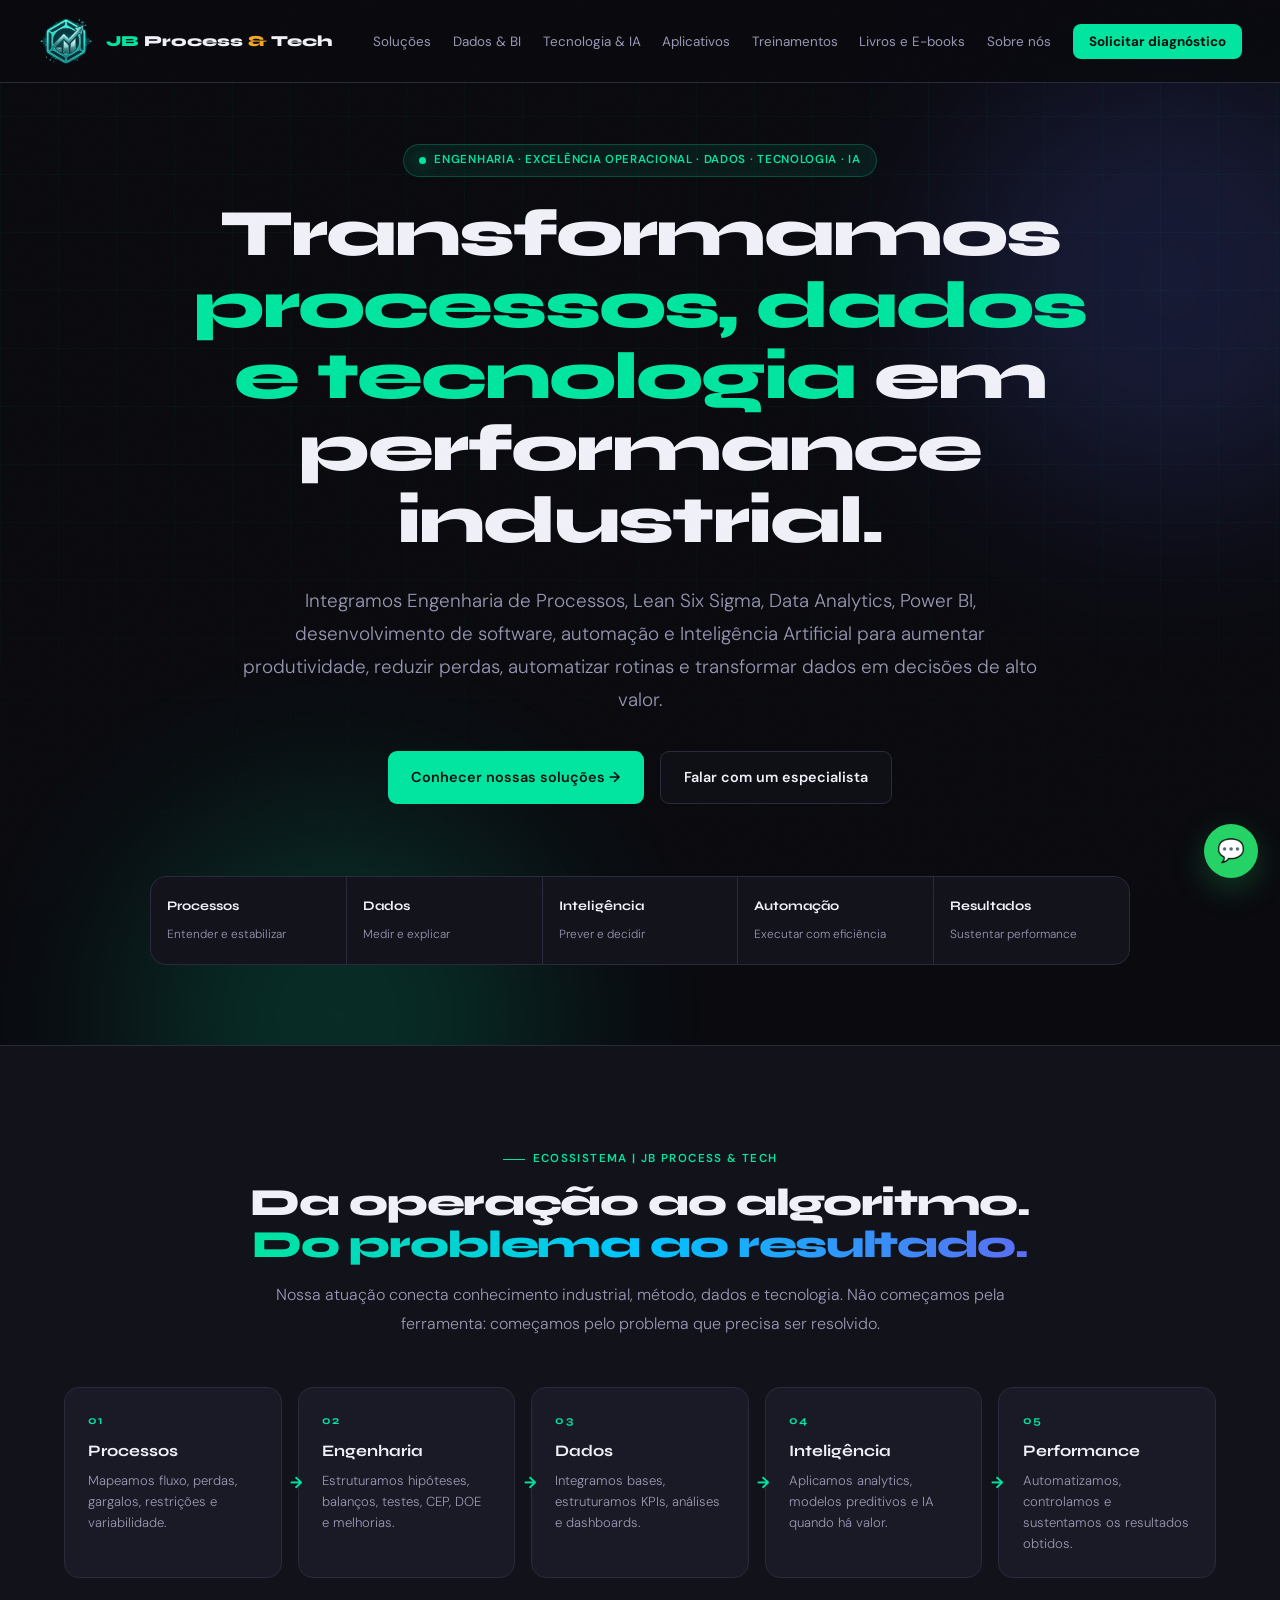
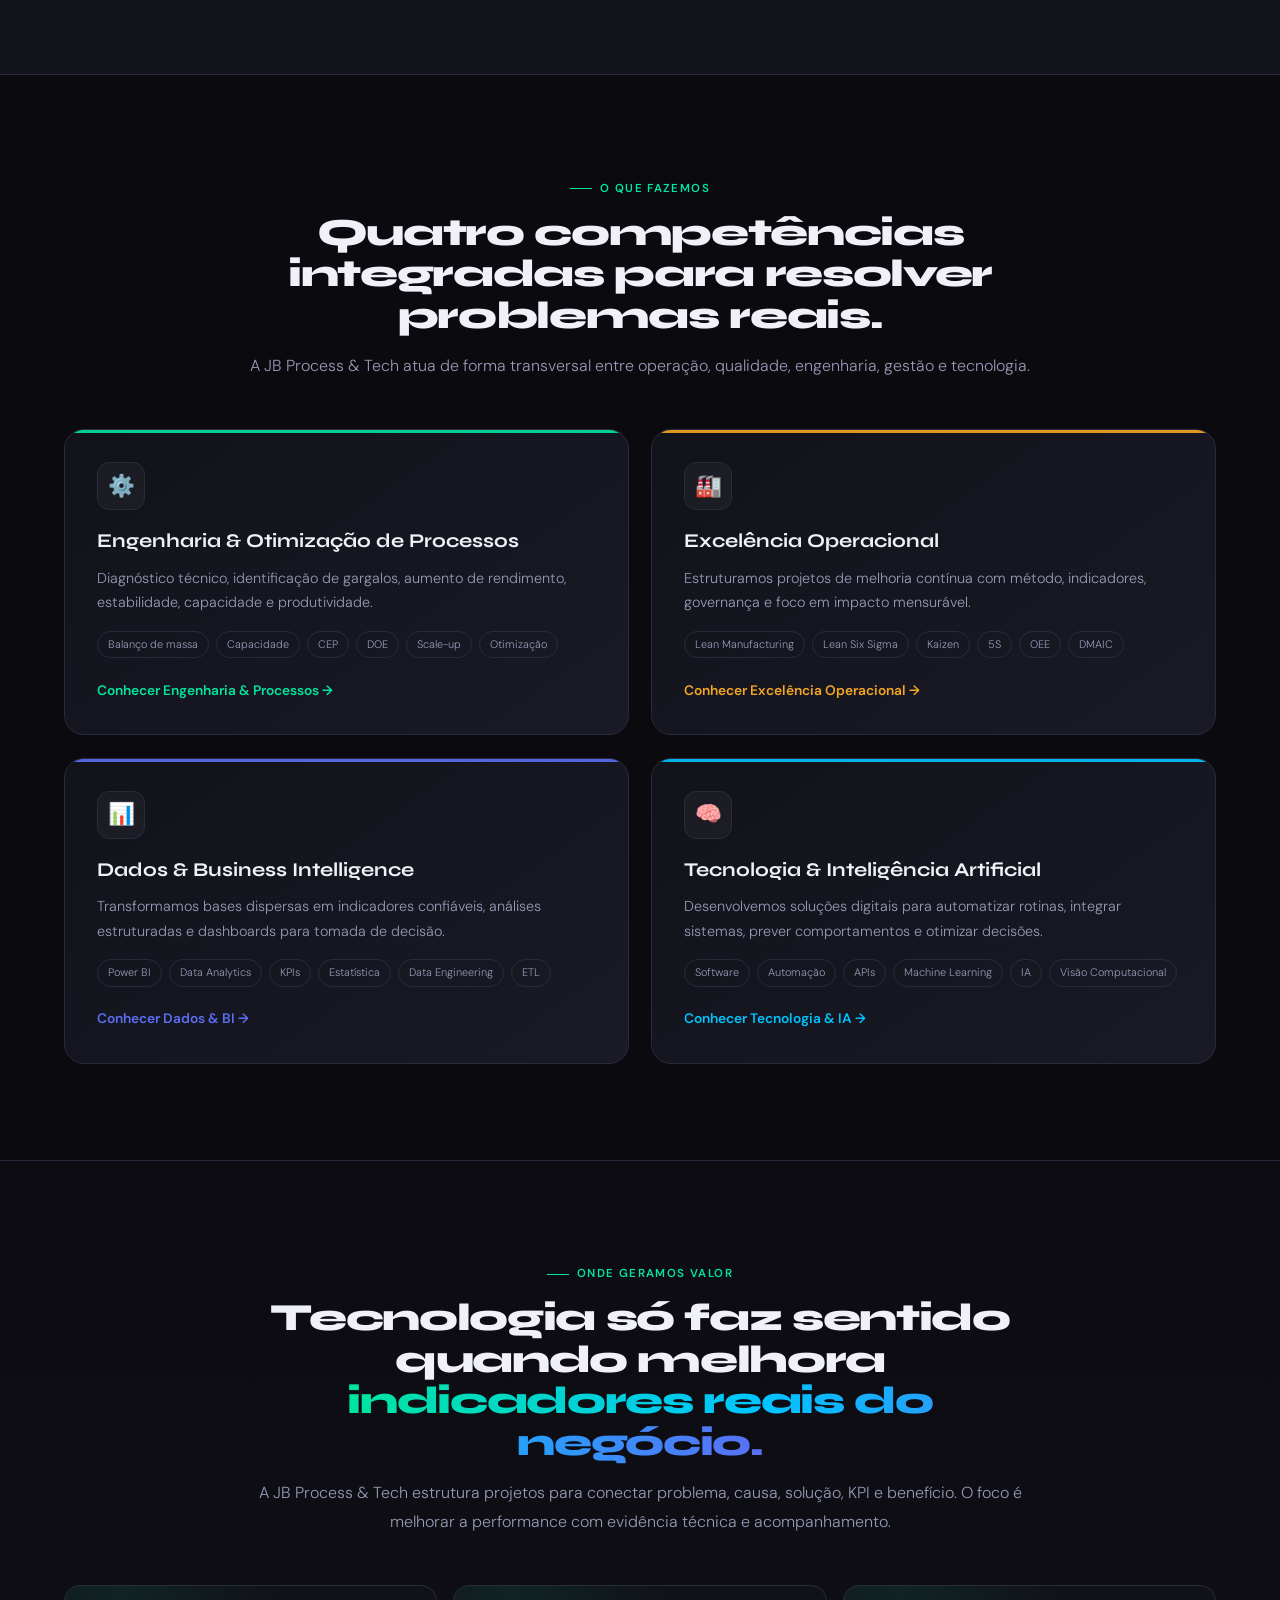
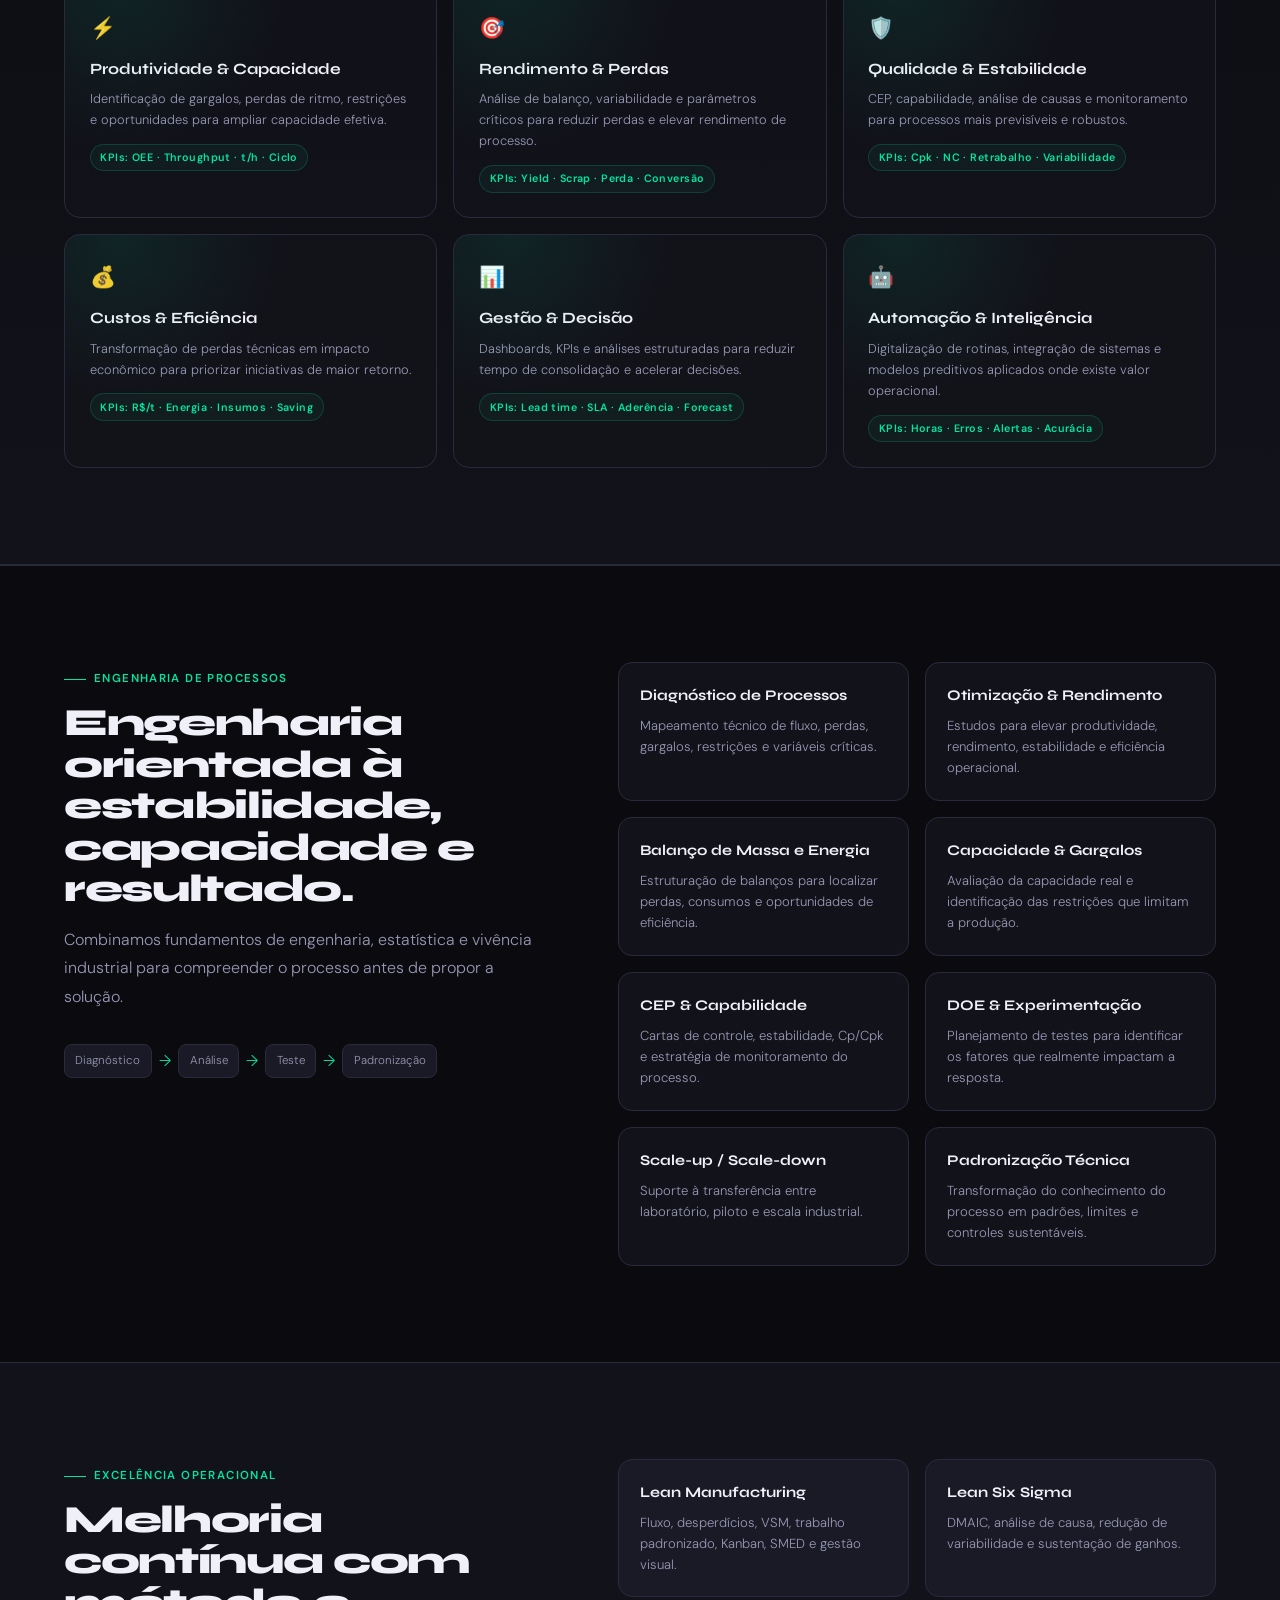
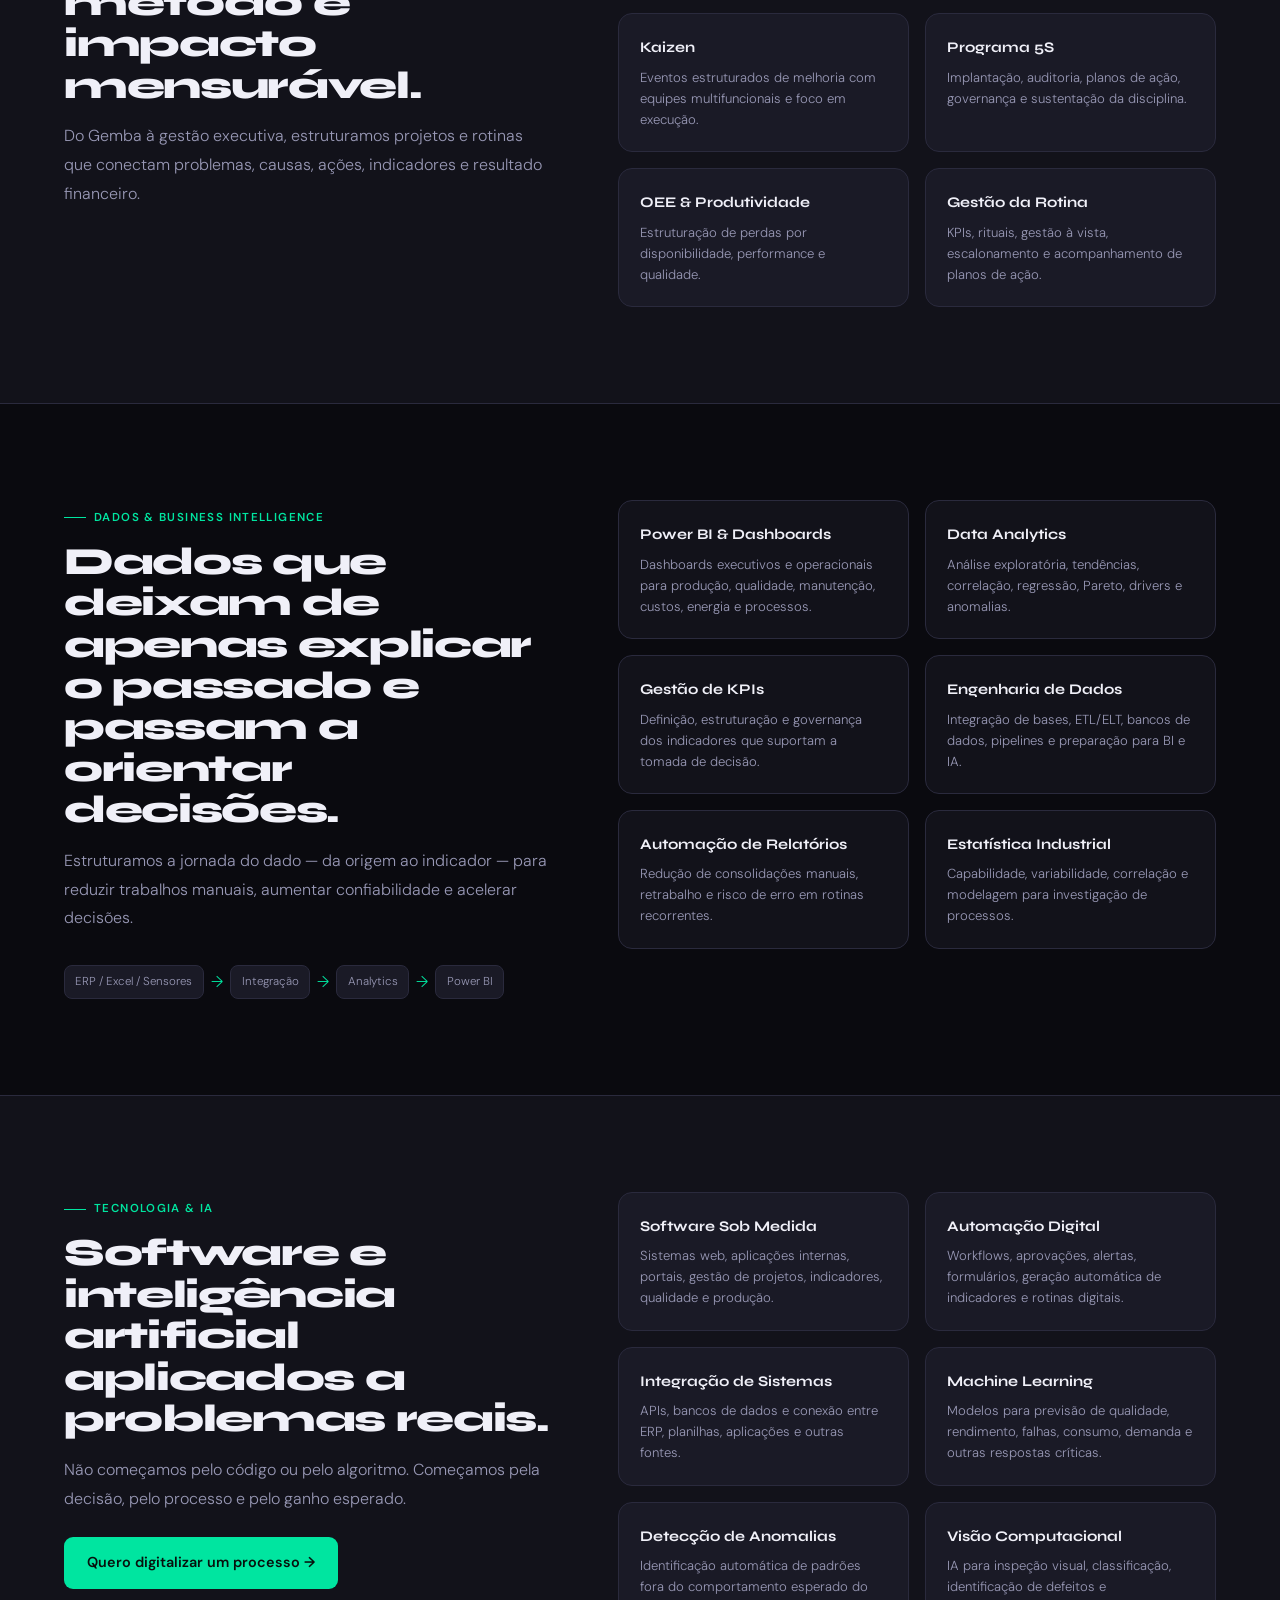
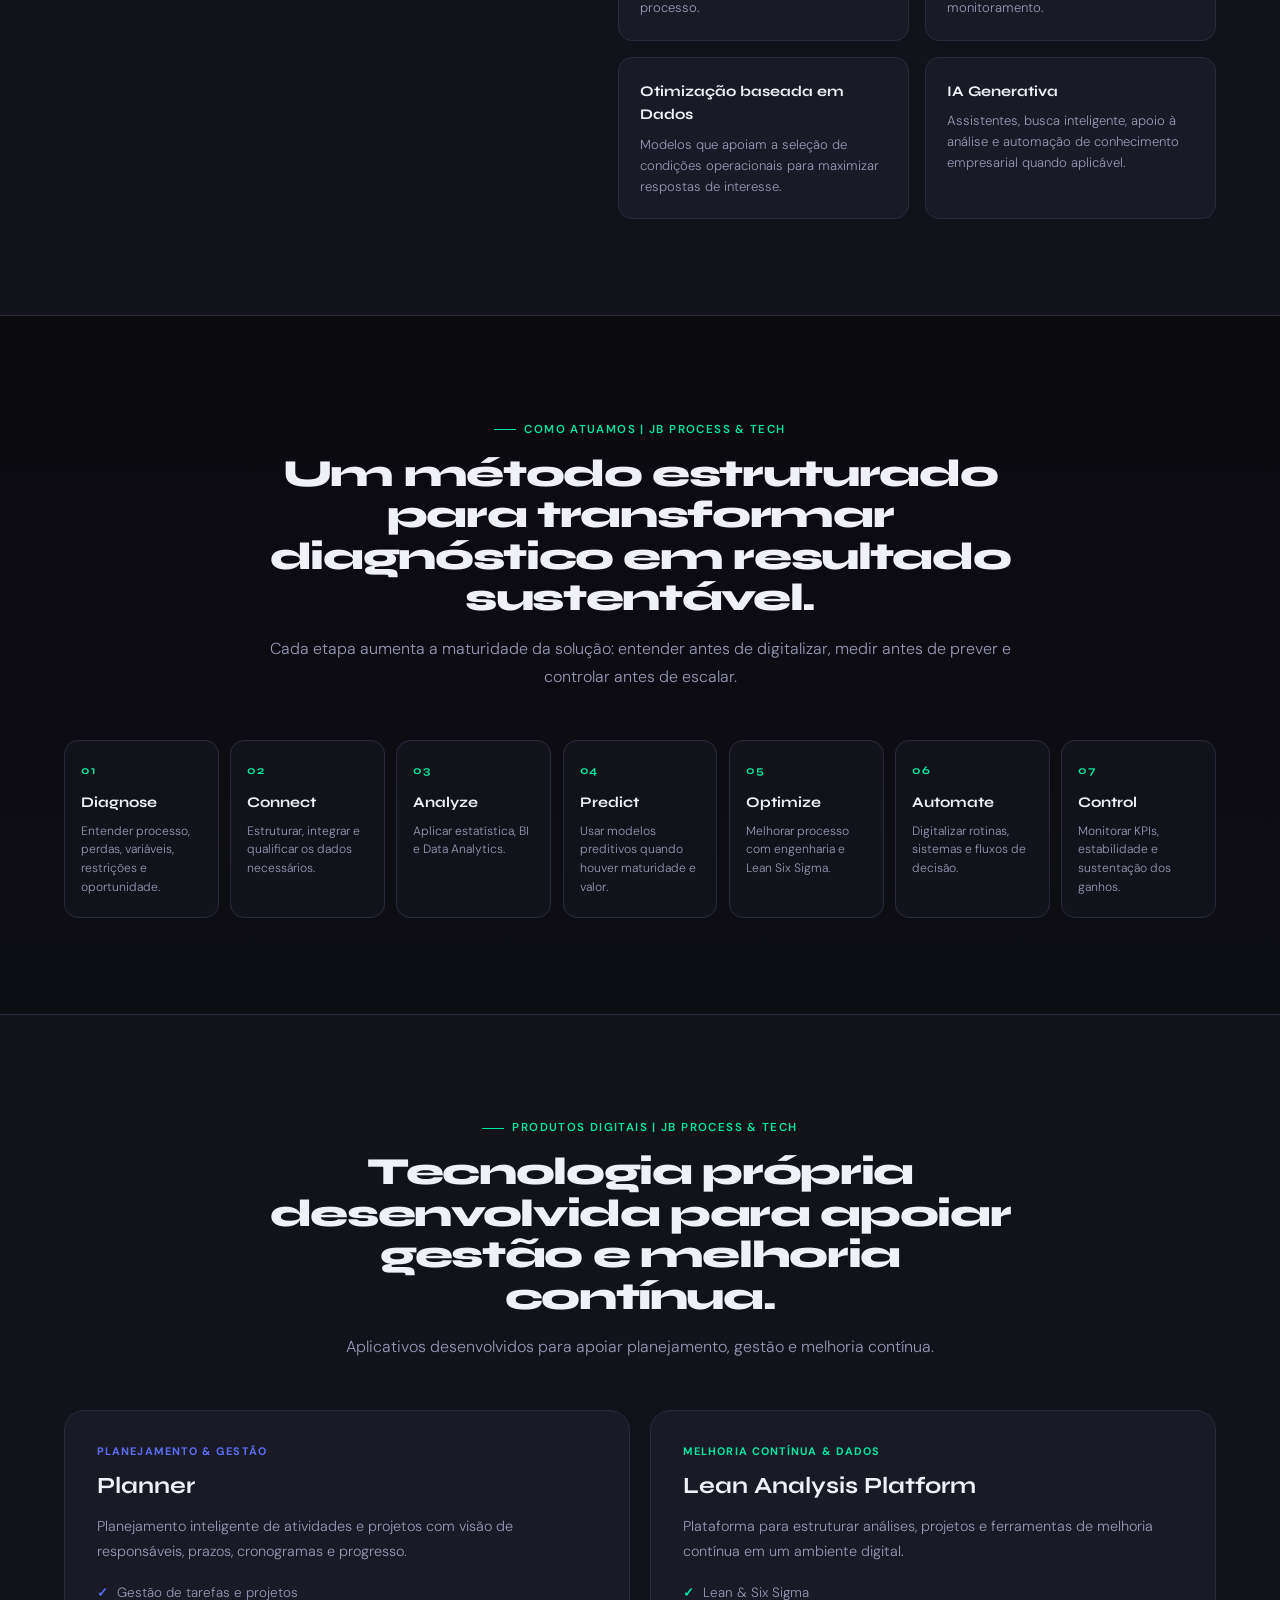
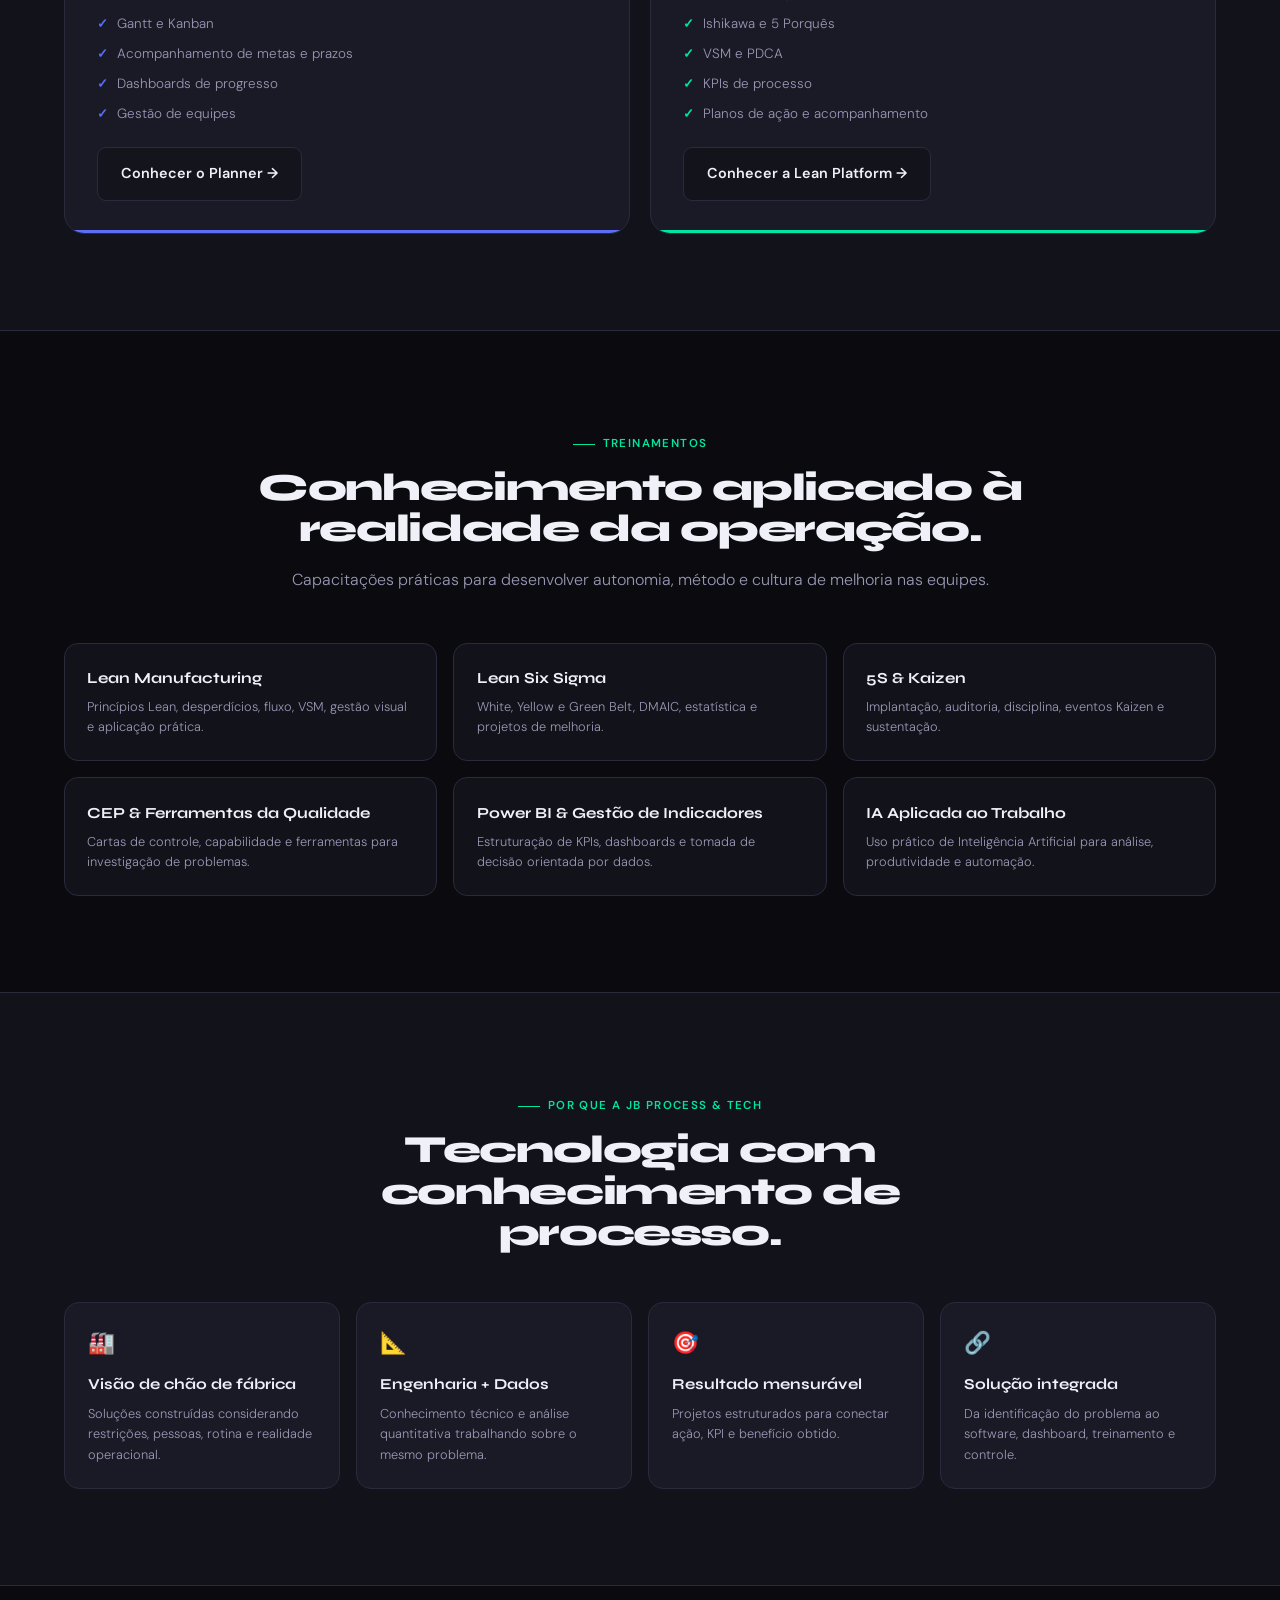
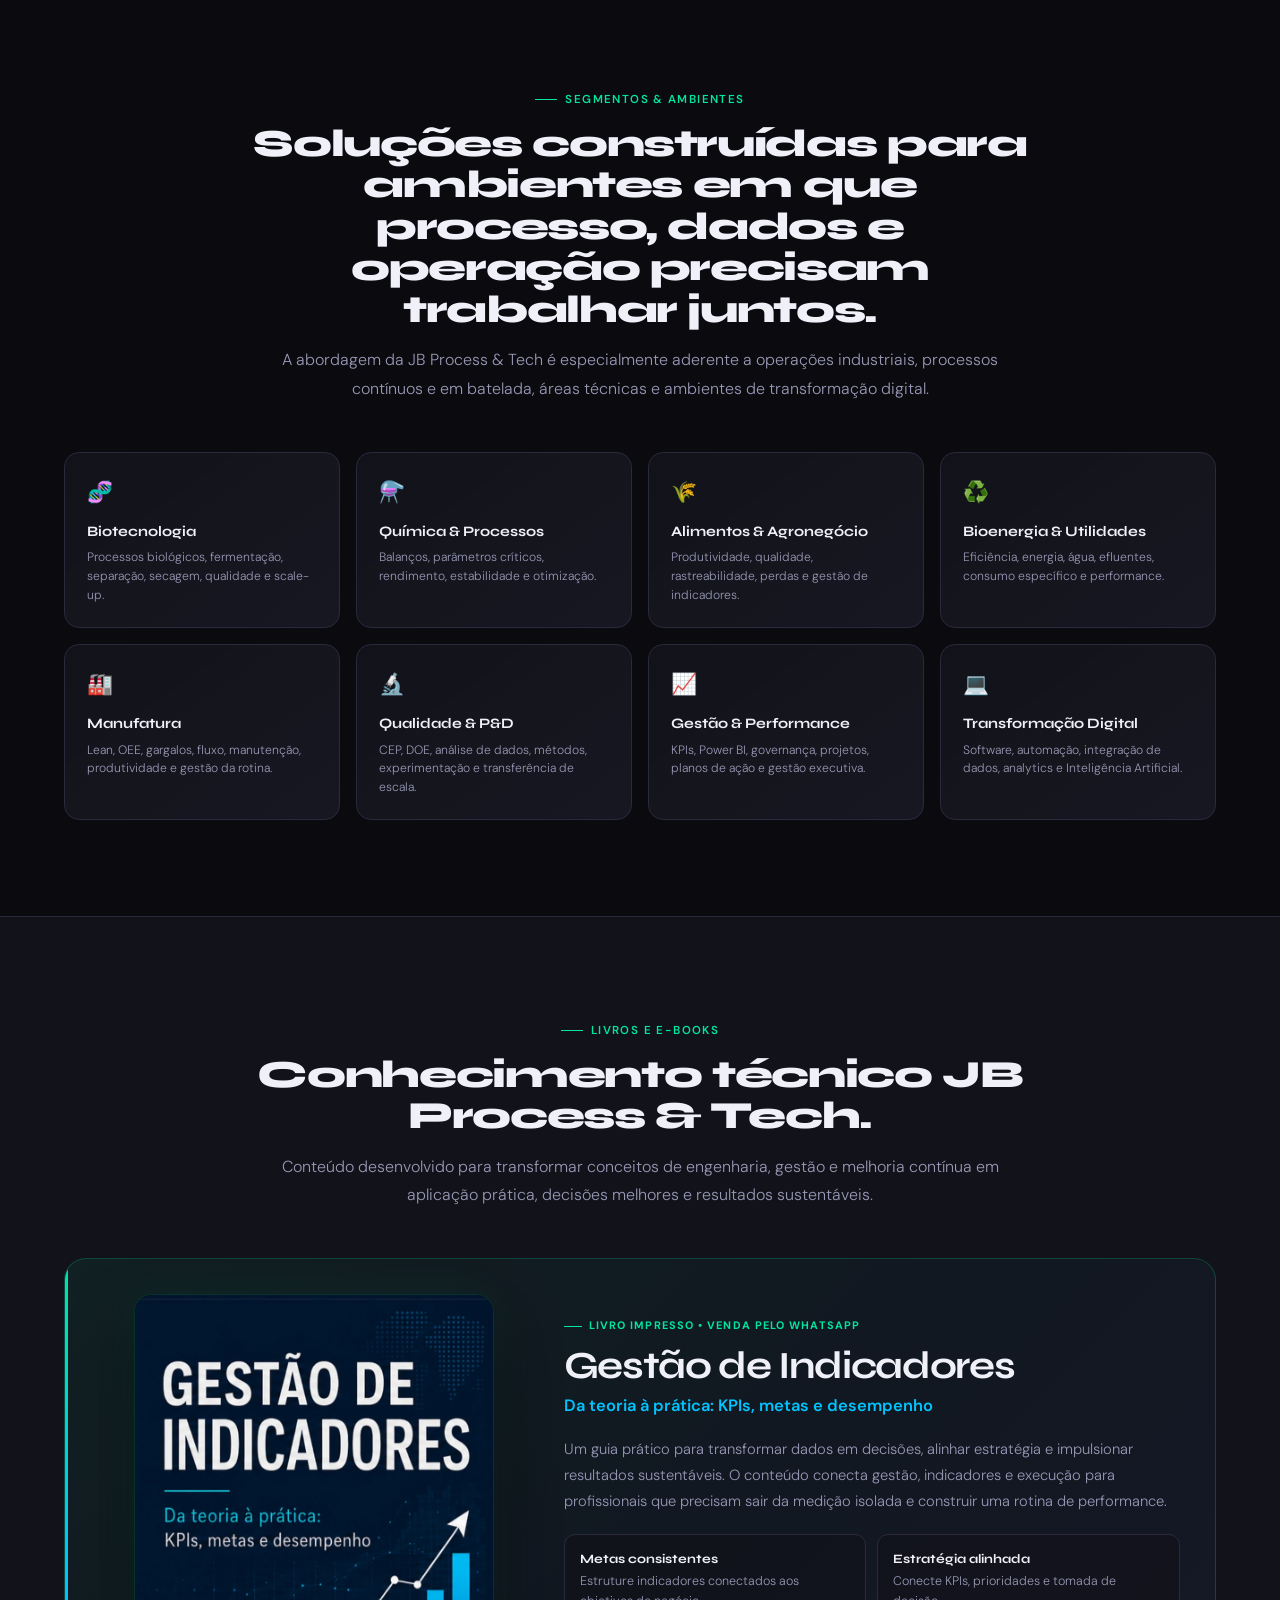
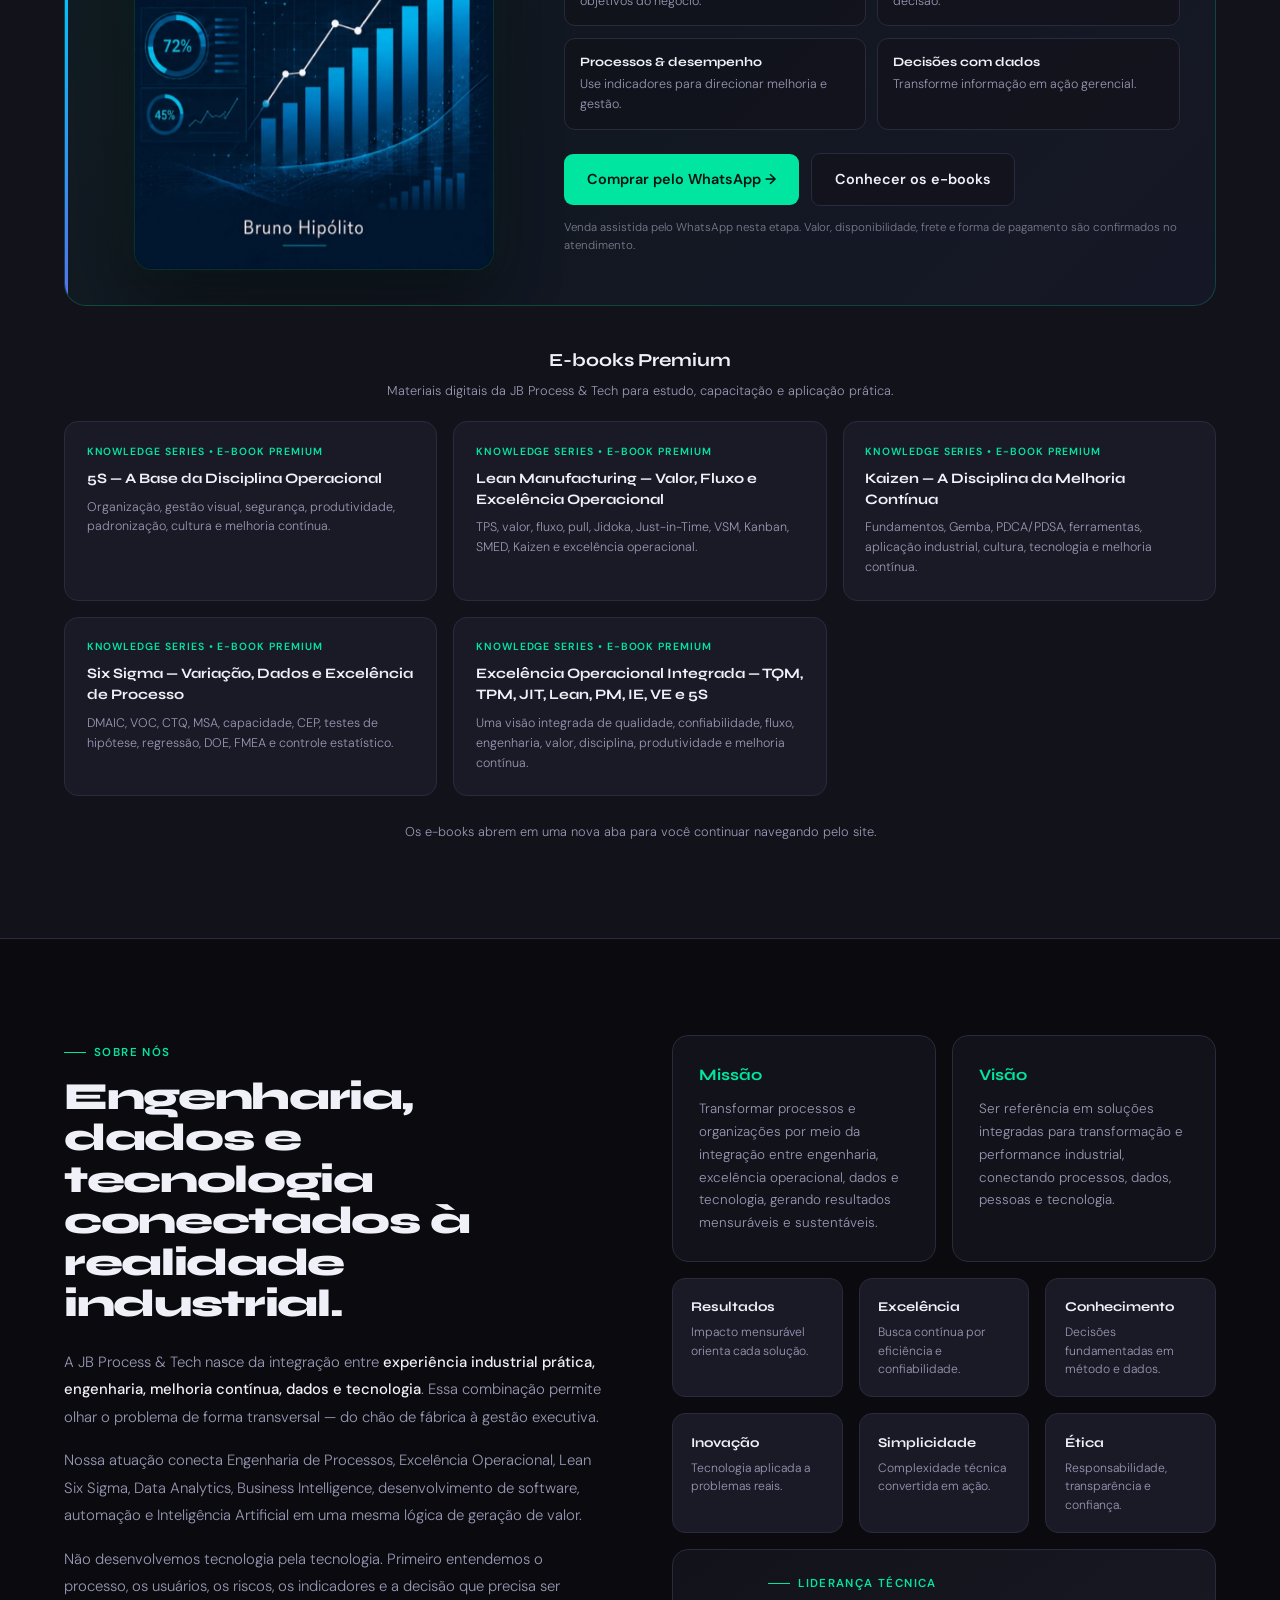
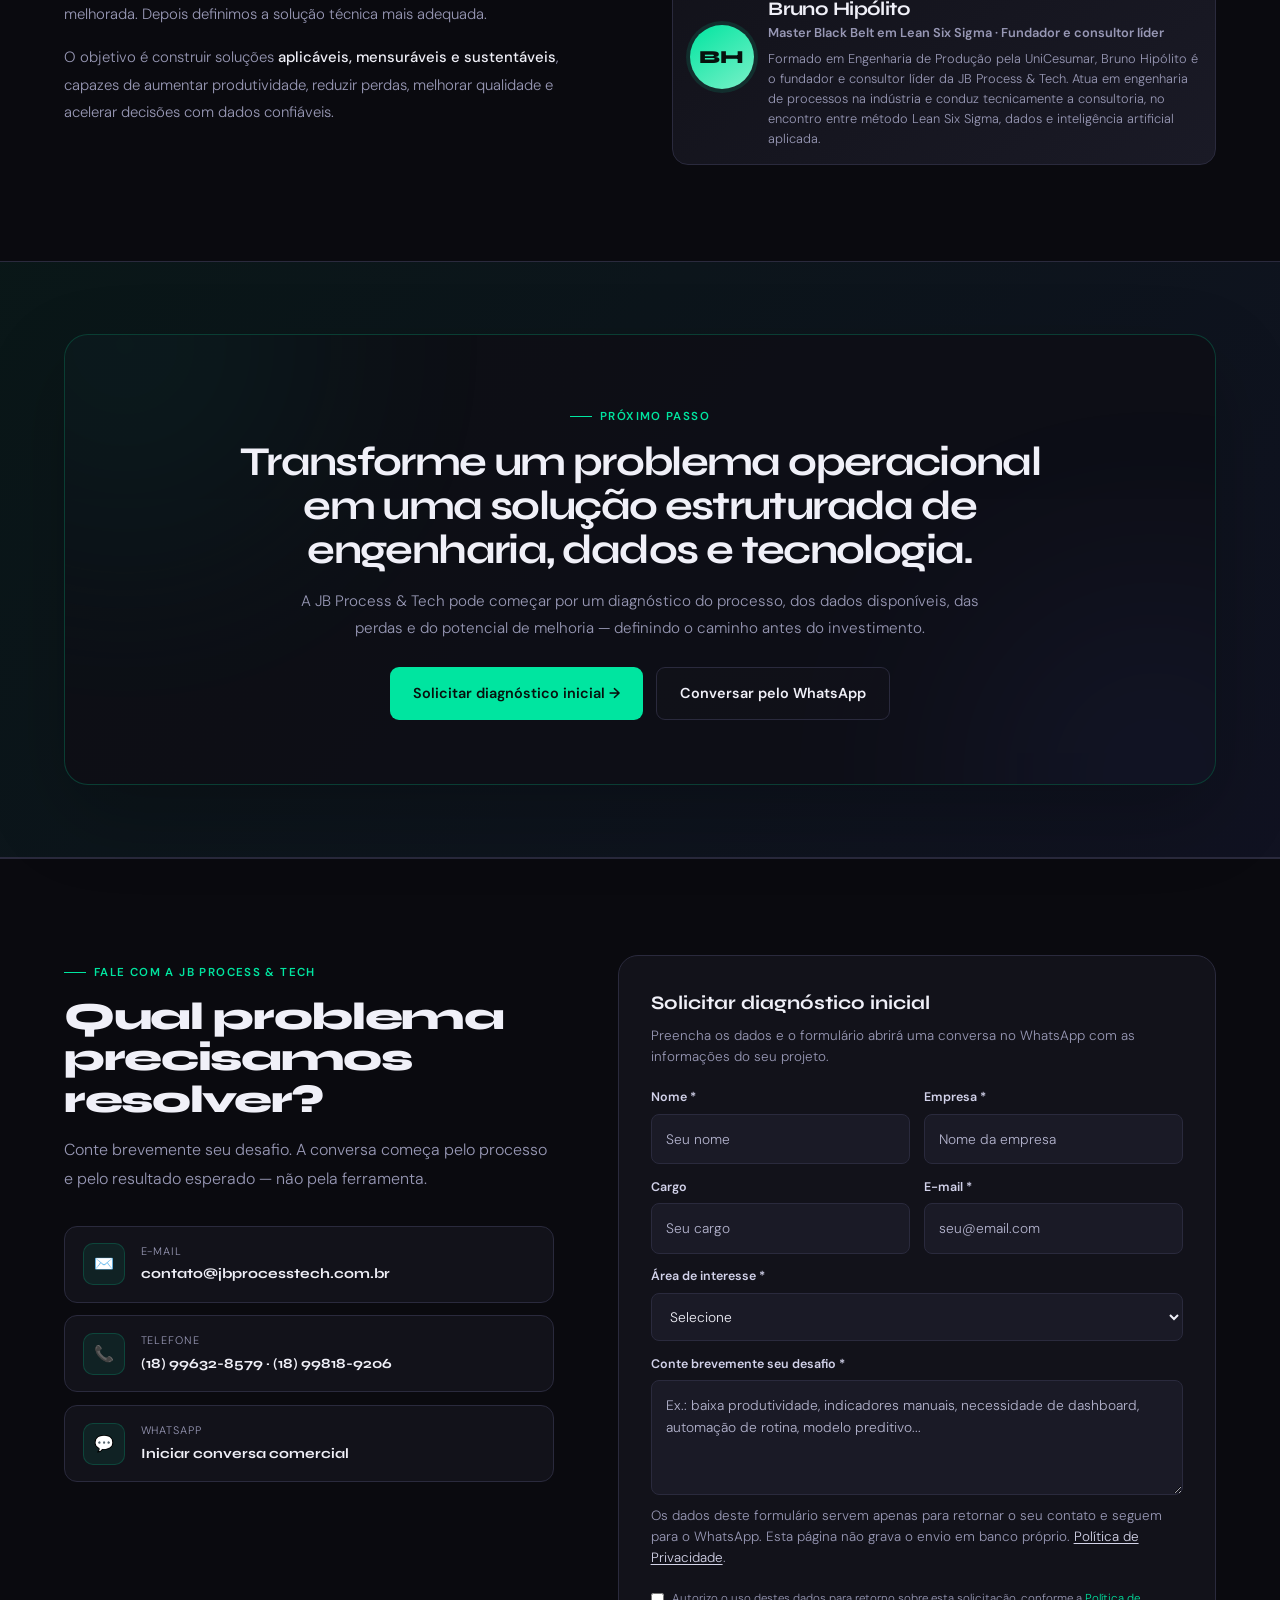
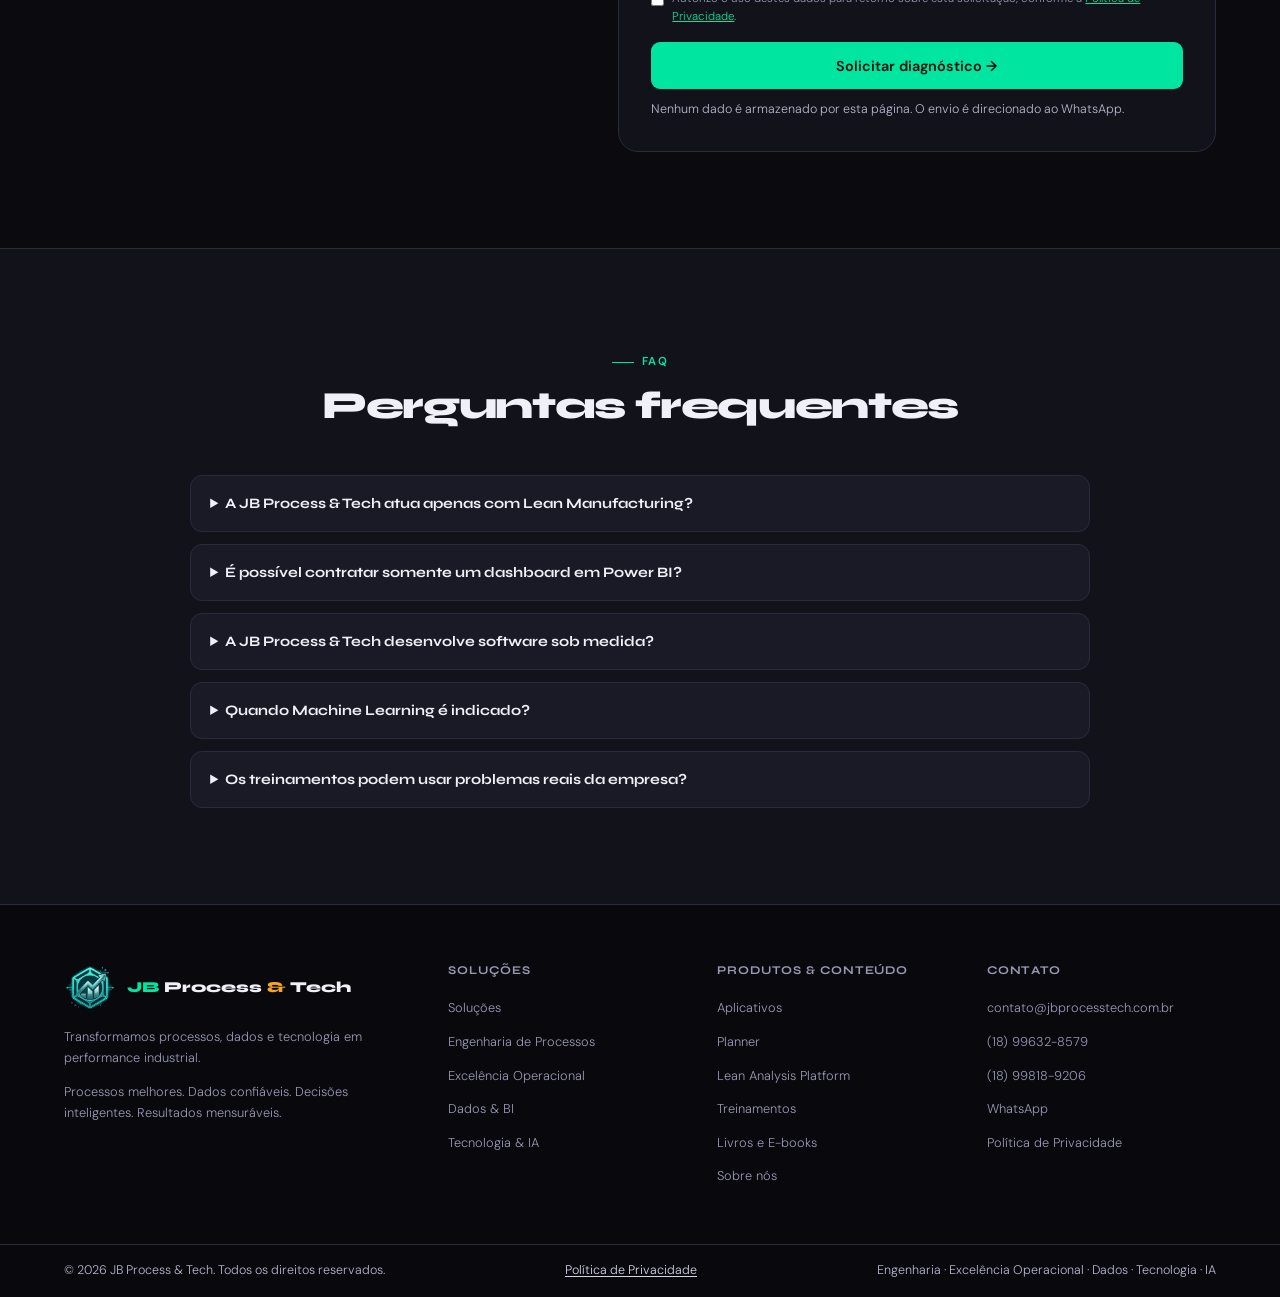
<file: index.html>
<!DOCTYPE html>
<html lang="pt-BR">
<head>
<meta charset="UTF-8">
<meta name="viewport" content="width=device-width, initial-scale=1.0">
<title>JB Process & Tech | Engenharia, Dados, Software, Automação e IA</title>
<meta name="description" content="Soluções em Engenharia de Processos, Lean Six Sigma, Power BI, Data Analytics, desenvolvimento de software, automação e Inteligência Artificial para elevar a performance industrial.">
<meta name="keywords" content="engenharia de processos, lean manufacturing, lean six sigma, power bi, data analytics, software industrial, automação de processos, machine learning industrial, inteligência artificial indústria, melhoria contínua, gestão de indicadores">
<meta name="author" content="JB Process & Tech">
<meta name="theme-color" content="#0a0a0f">
<meta property="og:locale" content="pt_BR">
<meta property="og:site_name" content="JB Process & Tech">
<meta property="og:title" content="JB Process & Tech | Performance Industrial por Processos, Dados e Tecnologia">
<meta property="og:description" content="Engenharia de Processos, Excelência Operacional, Dados, Software, Automação e IA conectados para gerar resultados mensuráveis.">
<meta property="og:url" content="https://jbprocesstech.com.br/">
<meta property="og:type" content="website">
<meta property="og:image" content="https://jbprocesstech.com.br/og-home.png">
<meta property="og:image:width" content="1200">
<meta property="og:image:height" content="630">
<meta property="og:image:alt" content="JB Process & Tech | Engenharia, Dados, Software, Automação e IA">
<meta name="twitter:card" content="summary_large_image">
<meta name="twitter:title" content="JB Process & Tech | Performance Industrial por Processos, Dados e Tecnologia">
<meta name="twitter:description" content="Engenharia de Processos, Excelência Operacional, Dados, Software, Automação e IA conectados para gerar resultados mensuráveis.">
<meta name="twitter:image" content="https://jbprocesstech.com.br/og-home.png">
<link rel="canonical" href="https://jbprocesstech.com.br/">
<link rel="icon" type="image/x-icon" href="favicon.ico">
<link rel="icon" type="image/png" sizes="32x32" href="favicon-32x32.png">
<link rel="icon" type="image/png" sizes="16x16" href="favicon-16x16.png">
<link rel="apple-touch-icon" sizes="180x180" href="apple-touch-icon.png">
<link rel="preconnect" href="https://fonts.googleapis.com">
<link rel="preconnect" href="https://fonts.gstatic.com" crossorigin>
<link href="https://fonts.googleapis.com/css2?family=Syne:wght@400;600;700;800&family=DM+Sans:ital,wght@0,300;0,400;0,500;0,600;1,300&display=swap" rel="stylesheet">
<script type="application/ld+json">
{
  "@context": "https://schema.org",
  "@graph": [
    {
      "@type": ["Organization", "ProfessionalService"],
      "@id": "https://jbprocesstech.com.br/#organization",
      "name": "JB Process & Tech",
      "url": "https://jbprocesstech.com.br/",
      "logo": "https://jbprocesstech.com.br/logo.png",
      "image": "https://jbprocesstech.com.br/og-home.png",
      "description": "Soluções integradas em engenharia de processos, excelência operacional, dados, software, automação e inteligência artificial.",
      "email": "contato@jbprocesstech.com.br",
      "areaServed": "BR",
      "knowsAbout": ["Lean Six Sigma", "Lean Manufacturing", "Kaizen", "5S", "CEP", "Engenharia de processos", "Power BI", "Inteligência artificial aplicada à indústria"],
      "founder": {"@id": "https://jbprocesstech.com.br/#bruno-hipolito"},
      "contactPoint": [
        {
          "@type": "ContactPoint",
          "telephone": "+55-18-99632-8579",
          "contactType": "sales",
          "areaServed": "BR",
          "availableLanguage": ["Portuguese"],
          "email": "contato@jbprocesstech.com.br"
        },
        {
          "@type": "ContactPoint",
          "telephone": "+55-18-99818-9206",
          "contactType": "customer support",
          "areaServed": "BR",
          "availableLanguage": ["Portuguese"]
        }
      ]
    },
    {
      "@type": "Person",
      "@id": "https://jbprocesstech.com.br/#bruno-hipolito",
      "name": "Bruno Hipólito",
      "jobTitle": "Master Black Belt em Lean Six Sigma",
      "description": "Fundador e consultor líder da JB Process & Tech. Formado em Engenharia de Produção pela UniCesumar, com atuação em engenharia de processos na indústria.",
      "alumniOf": {"@type": "CollegeOrUniversity", "name": "UniCesumar"},
      "worksFor": {"@id": "https://jbprocesstech.com.br/#organization"},
      "knowsAbout": ["Lean Six Sigma", "Engenharia de processos", "Melhoria contínua"]
    }
  ]
}
</script>
<style>
:root {
  --bg:#0a0a0f;
  --surface:#12121a;
  --surface2:#1a1a26;
  --surface3:#20202d;
  --border:#2a2a3d;
  --accent1:#00e5a0;
  --accent2:#5b6ef5;
  --accent3:#f5a623;
  --accent4:#00c4ff;
  --danger:#e55264;
  --text:#f0f0f8;
  --muted:#9898b5;
  --muted2:#7c7c8e;
  --max:1200px;
}
*{margin:0;padding:0;box-sizing:border-box}
html{scroll-behavior:smooth;scroll-padding-top:92px}
body{background:var(--bg);color:var(--text);font-family:'DM Sans',sans-serif;font-weight:300;overflow-x:hidden;line-height:1.6}
body::before{content:'';position:fixed;inset:0;background-image:url("data:image/svg+xml,%3Csvg viewBox='0 0 512 512' xmlns='http://www.w3.org/2000/svg'%3E%3Cfilter id='n'%3E%3CfeTurbulence type='fractalNoise' baseFrequency='.75' numOctaves='4' stitchTiles='stitch'/%3E%3C/filter%3E%3Crect width='100%25' height='100%25' filter='url(%23n)' opacity='.04'/%3E%3C/svg%3E");pointer-events:none;z-index:9999;opacity:.35}
a{color:inherit}
.container{width:min(var(--max),90%);margin:0 auto}
section{padding:6rem 0}
.section-head{max-width:780px;margin:0 auto 3rem;text-align:center}
.section-head .eyebrow{justify-content:center}
.section-head .section-title,.section-head .section-desc{margin-left:auto;margin-right:auto}
.section-head.center{margin-left:auto;margin-right:auto;text-align:center}
.eyebrow{display:inline-flex;align-items:center;gap:.5rem;font-size:.72rem;font-weight:600;letter-spacing:.12em;text-transform:uppercase;color:var(--accent1);margin-bottom:.85rem}
.eyebrow::before{content:'';width:22px;height:1px;background:var(--accent1)}
.section-title{font-family:'Syne',sans-serif;font-size:clamp(1.7rem,3vw,2.7rem);font-weight:800;line-height:1.08;letter-spacing:-.035em}
.section-desc{color:var(--muted);font-size:1rem;line-height:1.8;margin-top:1rem}
.gradient-text{background:linear-gradient(90deg,var(--accent1),var(--accent4),var(--accent2));-webkit-background-clip:text;background-clip:text;color:transparent}

/* NAV */
nav{position:fixed;top:0;left:0;right:0;z-index:1000;background:rgba(10,10,15,.88);backdrop-filter:blur(18px);border-bottom:1px solid var(--border)}
.nav-inner{width:min(1320px,94%);height:82px;margin:0 auto;display:flex;align-items:center;justify-content:space-between;gap:1.25rem}
.nav-logo{font-family:'Syne',sans-serif;font-weight:800;font-size:.96rem;text-decoration:none;display:flex;align-items:center;gap:.72rem;white-space:nowrap;flex-shrink:0}
.nav-logo picture,.footer-logo picture{display:flex;flex-shrink:0}
.nav-logo img{width:56px;height:56px;object-fit:contain;display:block}
.nav-logo .jb{color:var(--accent1)} .nav-logo .amp{color:var(--accent3)}
.nav-links{display:flex;align-items:center;gap:1.35rem;list-style:none}
.nav-links a{color:var(--muted);text-decoration:none;font-size:.84rem;font-weight:400;white-space:nowrap;transition:.2s}
.nav-links a:hover{color:var(--text)}
.nav-cta{background:var(--accent1)!important;color:#08100d!important;padding:.58rem 1rem;border-radius:8px;font-weight:700!important}
.menu-toggle{display:none;background:none;border:1px solid var(--border);border-radius:8px;color:var(--text);width:42px;height:42px;font-size:1.25rem;cursor:pointer}

/* HERO */
.hero{min-height:100vh;display:flex;align-items:center;position:relative;overflow:hidden;padding:9rem 0 5rem}
.hero-grid{position:absolute;inset:0;background-image:linear-gradient(rgba(0,229,160,.035) 1px,transparent 1px),linear-gradient(90deg,rgba(0,229,160,.035) 1px,transparent 1px);background-size:58px 58px;mask-image:linear-gradient(to bottom,#000 40%,transparent 95%)}
.orb{position:absolute;border-radius:50%;filter:blur(90px);opacity:.16;pointer-events:none}
.orb.a{width:460px;height:460px;background:var(--accent2);right:-120px;top:50px}
.orb.b{width:420px;height:420px;background:var(--accent1);left:10%;bottom:-180px}
.hero-content{position:relative;z-index:2;max-width:1020px;margin:0 auto;text-align:center}
.hero-badge{display:inline-flex;align-items:center;justify-content:center;flex-wrap:wrap;gap:.5rem;max-width:100%;padding:.45rem .95rem;border-radius:999px;background:rgba(0,229,160,.08);border:1px solid rgba(0,229,160,.25);color:var(--accent1);font-size:.72rem;font-weight:600;letter-spacing:.06em;text-transform:uppercase;margin-bottom:1.3rem;line-height:1.45;text-align:center;white-space:normal}
.hero-badge span{width:7px;height:7px;flex:0 0 auto;background:var(--accent1);border-radius:50%;box-shadow:0 0 16px rgba(0,229,160,.8)}
.hero h1{font-family:'Syne',sans-serif;font-size:clamp(1.7rem,6.2vw,4.15rem);line-height:1.08;letter-spacing:-.03em;font-weight:800;max-width:16em;margin-left:auto;margin-right:auto;overflow-wrap:break-word;text-wrap:balance}
.hero h1 em{font-style:normal;color:var(--accent1)}
.hero-sub{max-width:800px;color:var(--muted);font-size:clamp(1rem,1.6vw,1.18rem);line-height:1.75;margin:1.7rem auto 0}
.hero-actions{display:flex;gap:1rem;flex-wrap:wrap;margin-top:2.2rem;justify-content:center}
.btn{display:inline-flex;align-items:center;justify-content:center;gap:.55rem;text-decoration:none;border-radius:9px;padding:.88rem 1.45rem;font-size:.9rem;font-weight:600;transition:.22s;cursor:pointer;border:none;font-family:inherit}
.btn-primary{background:var(--accent1);color:#07110d}
.btn-primary:hover{transform:translateY(-2px);box-shadow:0 12px 32px rgba(0,229,160,.25)}
.btn-secondary{border:1px solid var(--border);background:rgba(18,18,26,.75);color:var(--text)}
.btn-secondary:hover{border-color:var(--muted);background:var(--surface2)}
.hero-pillars{display:grid;grid-template-columns:repeat(5,1fr);gap:1px;margin:4.5rem auto 0;background:var(--border);border:1px solid var(--border);border-radius:16px;overflow:hidden;max-width:980px;text-align:left}
.hero-pillar{background:rgba(18,18,26,.92);padding:1.15rem 1rem}
.hero-pillar strong{display:block;font-family:'Syne',sans-serif;font-size:.82rem;margin-bottom:.22rem}
.hero-pillar span{font-size:.74rem;color:var(--muted)}

/* ECOSYSTEM */
.ecosystem{background:var(--surface);border-top:1px solid var(--border);border-bottom:1px solid var(--border)}
.flow{display:grid;grid-template-columns:repeat(5,1fr);gap:1rem;align-items:stretch}
.flow-card{background:var(--surface2);border:1px solid var(--border);border-radius:15px;padding:1.45rem;position:relative;min-height:150px}
.flow-card:not(:last-child)::after{content:'→';position:absolute;right:-1.35rem;top:50%;transform:translateY(-50%);color:var(--accent1);z-index:2;font-weight:700}
.flow-num{font-family:'Syne',sans-serif;color:var(--accent1);font-size:.72rem;letter-spacing:.1em;font-weight:700}
.flow-card h3{font-family:'Syne',sans-serif;font-size:1rem;margin:.55rem 0 .4rem}
.flow-card p{font-size:.82rem;color:var(--muted);line-height:1.6}

/* SOLUTIONS */
.solutions-grid{display:grid;grid-template-columns:repeat(2,1fr);gap:1.4rem}
.solution-card{background:linear-gradient(145deg,var(--surface),var(--surface2));border:1px solid var(--border);border-radius:20px;padding:2rem;position:relative;overflow:hidden;transition:.25s}
.solution-card:hover{transform:translateY(-5px);border-color:rgba(0,229,160,.34);box-shadow:0 24px 48px rgba(0,0,0,.24)}
.solution-card::after{content:'';position:absolute;left:0;top:0;width:100%;height:3px;background:var(--card-color,var(--accent1));opacity:.9}
.solution-icon{width:48px;height:48px;border-radius:12px;display:grid;place-items:center;background:rgba(255,255,255,.04);border:1px solid var(--border);font-size:1.35rem;margin-bottom:1.2rem}
.solution-card h3{font-family:'Syne',sans-serif;font-size:1.22rem;line-height:1.25;margin-bottom:.75rem}
.solution-card>p{color:var(--muted);font-size:.9rem;line-height:1.7;margin-bottom:1rem}
.tags{display:flex;flex-wrap:wrap;gap:.45rem}
.tag{font-size:.68rem;border:1px solid var(--border);border-radius:999px;padding:.25rem .62rem;color:var(--muted)}
.solution-link{display:inline-flex;margin-top:1.3rem;color:var(--card-color,var(--accent1));text-decoration:none;font-size:.86rem;font-weight:600}

/* VERTICAL DETAILS */
.detail-section{border-top:1px solid var(--border)}
.detail-section.alt{background:var(--surface)}
.detail-grid{display:grid;grid-template-columns:.9fr 1.1fr;gap:4rem;align-items:start}
.sticky-copy{position:sticky;top:120px}
.detail-list{display:grid;grid-template-columns:repeat(2,1fr);gap:1rem}
.detail-item{background:var(--surface2);border:1px solid var(--border);border-radius:14px;padding:1.35rem}
.detail-section:not(.alt) .detail-item{background:var(--surface)}
.detail-item h4{font-family:'Syne',sans-serif;font-size:.92rem;margin-bottom:.45rem}
.detail-item p{color:var(--muted);font-size:.82rem;line-height:1.6}
.detail-item b{color:var(--text);font-weight:500}
.mini-pipeline{margin-top:2rem;display:flex;align-items:center;gap:.45rem;flex-wrap:wrap}
.pipe-node{font-size:.72rem;color:var(--muted);padding:.42rem .65rem;border:1px solid var(--border);border-radius:8px;background:var(--surface2)}
.pipe-arrow{color:var(--accent1)}

/* VALUE / IMPACT */
.value-impact{background:linear-gradient(180deg,#0b0b11,var(--surface));border-top:1px solid var(--border);border-bottom:1px solid var(--border)}
.impact-grid{display:grid;grid-template-columns:repeat(3,1fr);gap:1rem}
.impact-card{position:relative;background:rgba(18,18,26,.78);border:1px solid var(--border);border-radius:16px;padding:1.55rem;overflow:hidden;transition:.25s}
.impact-card::before{content:'';position:absolute;inset:0;background:radial-gradient(circle at 15% 0%,rgba(0,229,160,.09),transparent 42%);pointer-events:none}
.impact-card:hover{transform:translateY(-4px);border-color:rgba(0,229,160,.32);box-shadow:0 18px 45px rgba(0,0,0,.24)}
.impact-card .impact-icon{font-size:1.3rem;margin-bottom:.75rem}
.impact-card h3{font-family:'Syne',sans-serif;font-size:.98rem;margin-bottom:.45rem}
.impact-card p{font-size:.8rem;color:var(--muted);line-height:1.65}
.impact-kpi{display:inline-flex;margin-top:.85rem;padding:.26rem .6rem;border-radius:999px;border:1px solid rgba(0,229,160,.18);background:rgba(0,229,160,.05);color:var(--accent1);font-size:.67rem;font-weight:600;letter-spacing:.04em}

/* SEGMENTS */
.segments{background:var(--bg);border-top:1px solid var(--border)}
.segment-grid{display:grid;grid-template-columns:repeat(4,1fr);gap:1rem}
.segment-card{background:linear-gradient(145deg,var(--surface),rgba(26,26,38,.85));border:1px solid var(--border);border-radius:15px;padding:1.4rem;min-height:142px;transition:.22s}
.segment-card:hover{border-color:rgba(91,110,245,.42);transform:translateY(-3px)}
.segment-card .segment-icon{font-size:1.3rem;margin-bottom:.7rem}
.segment-card h3{font-family:'Syne',sans-serif;font-size:.9rem;margin-bottom:.35rem}
.segment-card p{color:var(--muted);font-size:.76rem;line-height:1.55}

/* EXECUTIVE CTA */
.executive-cta{padding:4.5rem 0;background:linear-gradient(135deg,rgba(0,229,160,.06),rgba(91,110,245,.08));border-top:1px solid var(--border);border-bottom:1px solid var(--border)}
.executive-cta-box{position:relative;overflow:hidden;border:1px solid rgba(0,229,160,.22);background:rgba(14,14,21,.82);border-radius:24px;padding:clamp(2rem,5vw,4rem);text-align:center;box-shadow:0 30px 80px rgba(0,0,0,.22)}
.executive-cta-box::before{content:'';position:absolute;width:360px;height:360px;border-radius:50%;background:var(--accent1);filter:blur(130px);opacity:.08;left:-120px;top:-170px}
.executive-cta-box::after{content:'';position:absolute;width:360px;height:360px;border-radius:50%;background:var(--accent2);filter:blur(130px);opacity:.09;right:-120px;bottom:-170px}
.executive-cta-box>*{position:relative;z-index:1}
.executive-cta-box h2{font-family:'Syne',sans-serif;font-size:clamp(1.7rem,3.2vw,3rem);line-height:1.08;letter-spacing:-.04em;max-width:860px;margin:0 auto}
.executive-cta-box p{color:var(--muted);font-size:.95rem;line-height:1.75;max-width:720px;margin:1rem auto 1.6rem}
.executive-cta-actions{display:flex;gap:.8rem;justify-content:center;flex-wrap:wrap}

/* METHODOLOGY */
.method{background:linear-gradient(180deg,var(--bg),#0d0d14);border-top:1px solid var(--border)}
.method-grid{display:grid;grid-template-columns:repeat(7,1fr);gap:.7rem}
.method-step{background:var(--surface);border:1px solid var(--border);border-radius:14px;padding:1.25rem 1rem;min-height:175px}
.method-step .n{font-family:'Syne',sans-serif;font-size:.72rem;color:var(--accent1);font-weight:700;letter-spacing:.08em}
.method-step h3{font-family:'Syne',sans-serif;font-size:.92rem;margin:.7rem 0 .45rem}
.method-step p{font-size:.76rem;color:var(--muted);line-height:1.55}

/* APPS */
.apps{background:var(--surface);border-top:1px solid var(--border);border-bottom:1px solid var(--border)}
.apps-grid{display:grid;grid-template-columns:1fr 1fr;gap:1.25rem}
.app-card{background:var(--surface2);border:1px solid var(--border);border-radius:20px;padding:2rem;position:relative;overflow:hidden}
.app-card::after{content:'';position:absolute;inset:auto 0 0;height:3px;background:var(--app-color,var(--accent1))}
.app-label{font-size:.68rem;letter-spacing:.1em;text-transform:uppercase;color:var(--app-color,var(--accent1));font-weight:700}
.app-card h3{font-family:'Syne',sans-serif;font-size:1.45rem;margin:.4rem 0 .65rem}
.app-card>p{color:var(--muted);font-size:.9rem;line-height:1.7;margin-bottom:1.2rem}
.app-features{list-style:none;display:grid;gap:.55rem}
.app-features li{color:var(--muted);font-size:.84rem;display:flex;gap:.55rem}
.app-features li::before{content:'✓';color:var(--app-color,var(--accent1));font-weight:700}
.app-card .btn{margin-top:1.4rem}

/* TRAINING */
.training-grid{display:grid;grid-template-columns:repeat(3,1fr);gap:1rem}
.training-card{background:var(--surface);border:1px solid var(--border);border-radius:14px;padding:1.4rem}
.training-card h3{font-family:'Syne',sans-serif;font-size:.96rem;margin-bottom:.4rem}
.training-card p{font-size:.8rem;color:var(--muted)}

/* WHY */
.why{background:var(--surface);border-top:1px solid var(--border)}
.why-grid{display:grid;grid-template-columns:repeat(4,1fr);gap:1rem}
.why-card{border:1px solid var(--border);background:var(--surface2);border-radius:15px;padding:1.45rem}
.why-card .icon{font-size:1.35rem;margin-bottom:.75rem}
.why-card h3{font-family:'Syne',sans-serif;font-size:.95rem;margin-bottom:.45rem}
.why-card p{font-size:.8rem;color:var(--muted);line-height:1.6}

/* ABOUT */
.about-grid{display:grid;grid-template-columns:1fr 1fr;gap:4rem;align-items:start}
.about-copy p{color:var(--muted);font-size:.93rem;line-height:1.85;margin-bottom:1rem}
.about-copy strong{color:var(--text);font-weight:500}
.mv-grid{display:grid;grid-template-columns:1fr 1fr;gap:1rem}
.mv-card{background:var(--surface);border:1px solid var(--border);border-radius:16px;padding:1.6rem}
.mv-card h3{font-family:'Syne',sans-serif;font-size:1rem;margin-bottom:.65rem;color:var(--accent1)}
.mv-card p{font-size:.84rem;color:var(--muted);line-height:1.7}
.values{display:grid;grid-template-columns:repeat(3,1fr);gap:1rem;margin-top:1rem}
.value{background:var(--surface2);border:1px solid var(--border);border-radius:13px;padding:1.15rem}
.value strong{font-family:'Syne',sans-serif;font-size:.84rem;display:block;margin-bottom:.3rem}
.value span{font-size:.76rem;color:var(--muted);line-height:1.5;display:block}

/* CONTENT */
.content-strip{display:grid;grid-template-columns:repeat(4,1fr);gap:1rem}
.ebook-grid{grid-template-columns:repeat(3,1fr)}
.book-feature{display:grid;grid-template-columns:minmax(280px,.82fr) 1.18fr;gap:2.2rem;align-items:center;background:linear-gradient(135deg,rgba(0,229,160,.07),rgba(0,196,255,.035) 48%,rgba(91,110,245,.06));border:1px solid rgba(0,229,160,.22);border-radius:22px;padding:clamp(1.2rem,3vw,2.2rem);margin-bottom:2.4rem;overflow:hidden;position:relative}
.book-feature::before{content:'';position:absolute;inset:0 auto 0 0;width:3px;background:linear-gradient(180deg,var(--accent1),var(--accent4),var(--accent2))}
.book-cover{background:#070b12;border:1px solid rgba(0,229,160,.18);border-radius:18px;overflow:hidden;box-shadow:0 28px 65px rgba(0,0,0,.42),0 0 44px rgba(0,229,160,.07);width:min(100%,360px);max-width:none;margin:0 auto;position:relative;transition:transform .35s ease,box-shadow .35s ease,border-color .35s ease}
.book-cover img{display:block;width:100%;height:auto;object-fit:contain;image-rendering:auto;backface-visibility:hidden}
.book-cover:hover{transform:translateY(-4px);border-color:rgba(0,229,160,.32);box-shadow:0 34px 78px rgba(0,0,0,.5),0 0 52px rgba(0,229,160,.10)}
.book-cover-inner{aspect-ratio:5/7;padding:1.55rem 1.35rem;display:flex;flex-direction:column;position:relative;overflow:hidden;background:
linear-gradient(180deg,rgba(0,196,255,.08),transparent 28%),
radial-gradient(circle at 85% 14%,rgba(0,229,160,.16),transparent 26%),
linear-gradient(145deg,#07111c,#0a1726 56%,#07101a)}
.book-cover-inner::before{content:'';position:absolute;inset:0;background-image:linear-gradient(rgba(0,196,255,.05) 1px,transparent 1px),linear-gradient(90deg,rgba(0,196,255,.05) 1px,transparent 1px);background-size:22px 22px;mask-image:linear-gradient(to bottom,transparent 5%,#000 35%,#000 80%,transparent)}
.book-cover-kicker{position:relative;z-index:2;color:var(--accent1);font-size:.58rem;text-transform:uppercase;letter-spacing:.14em;font-weight:700}
.book-cover-title{position:relative;z-index:2;font-family:'Syne',sans-serif;font-size:clamp(1.4rem,3.1vw,2rem);line-height:.95;letter-spacing:-.045em;font-weight:800;margin-top:2.5rem}
.book-cover-line{position:relative;z-index:2;width:58px;height:3px;background:var(--accent4);margin:.9rem 0}
.book-cover-sub{position:relative;z-index:2;color:var(--accent4);font-size:.83rem;font-weight:600;line-height:1.35}
.book-cover-sub span{color:var(--text);font-weight:400}
.book-chart{position:absolute;left:1.35rem;right:1.35rem;bottom:4.4rem;height:38%;display:flex;align-items:flex-end;gap:.28rem;border-bottom:1px solid rgba(0,196,255,.35);z-index:2}
.book-chart span{flex:1;background:linear-gradient(180deg,var(--accent4),var(--accent2));border-radius:3px 3px 0 0;box-shadow:0 0 12px rgba(0,196,255,.18)}
.book-chart i{position:absolute;left:3%;right:2%;bottom:18%;height:2px;background:linear-gradient(90deg,var(--text),var(--accent1));transform:rotate(-25deg);transform-origin:left center;box-shadow:0 0 9px rgba(0,229,160,.45)}
.book-chart i::after{content:'↗';position:absolute;right:-8px;top:-14px;color:var(--accent1);font-style:normal;font-size:1.2rem;transform:rotate(25deg)}
.book-cover-author{position:absolute;left:1.35rem;bottom:1.45rem;z-index:2;font-family:'Syne',sans-serif;font-size:.8rem;color:var(--text)}
.book-kicker{display:inline-flex;align-items:center;gap:.45rem;color:var(--accent1);font-size:.68rem;letter-spacing:.1em;text-transform:uppercase;font-weight:700;margin-bottom:.7rem}
.book-kicker::before{content:'';width:18px;height:1px;background:var(--accent1)}
.book-copy h3{font-family:'Syne',sans-serif;font-size:clamp(1.65rem,3vw,2.5rem);line-height:1.05;letter-spacing:-.035em;margin-bottom:.45rem}
.book-subtitle{color:var(--accent4);font-weight:600;font-size:1.03rem;margin-bottom:1rem}
.book-copy>p{color:var(--muted);font-size:.92rem;line-height:1.78;max-width:660px}
.book-benefits{display:grid;grid-template-columns:repeat(2,1fr);gap:.7rem;margin:1.25rem 0 1.45rem}
.book-benefit{background:rgba(18,18,26,.72);border:1px solid var(--border);border-radius:11px;padding:.85rem .95rem;font-size:.78rem;color:var(--muted)}
.book-benefit strong{display:block;color:var(--text);font-family:'Syne',sans-serif;font-size:.8rem;margin-bottom:.15rem}
.book-actions{display:flex;gap:.75rem;flex-wrap:wrap;align-items:center}
.book-note{font-size:.72rem;color:var(--muted2);margin-top:.8rem}
.ebook-subhead{text-align:center;margin:2.5rem 0 1.25rem}
.ebook-subhead h3{font-family:'Syne',sans-serif;font-size:1.15rem;margin-bottom:.35rem}
.ebook-subhead p{font-size:.8rem;color:var(--muted)}

.content-card{background:var(--surface2);border:1px solid var(--border);border-radius:14px;padding:1.35rem;text-decoration:none;transition:.2s}
.content-card:hover{border-color:var(--accent1);transform:translateY(-3px)}
.content-card .cat{font-size:.65rem;text-transform:uppercase;letter-spacing:.09em;color:var(--accent1);font-weight:600}
.content-card h3{font-family:'Syne',sans-serif;font-size:.9rem;line-height:1.45;margin:.5rem 0}
.content-card p{font-size:.78rem;color:var(--muted)}

/* CONTACT */
.contact{border-top:1px solid var(--border)}
.contact-grid{display:grid;grid-template-columns:.9fr 1.1fr;gap:4rem;align-items:start}
.contact-info{display:grid;gap:.8rem;margin-top:2rem}
.contact-item{display:flex;align-items:center;gap:1rem;background:var(--surface);border:1px solid var(--border);border-radius:13px;padding:1rem 1.1rem;text-decoration:none;transition:.2s}
.contact-item:hover{border-color:var(--accent1);transform:translateX(4px)}
.contact-item .ci{width:42px;height:42px;border-radius:10px;display:grid;place-items:center;background:rgba(0,229,160,.08);border:1px solid rgba(0,229,160,.18)}
.contact-item small{display:block;color:var(--muted);font-size:.68rem;text-transform:uppercase;letter-spacing:.08em}
.contact-item strong{font-family:'Syne',sans-serif;font-size:.88rem}
.lead-form{background:var(--surface);border:1px solid var(--border);border-radius:20px;padding:2rem}
.lead-form h3{font-family:'Syne',sans-serif;font-size:1.2rem;margin-bottom:.35rem}
.lead-form>p{color:var(--muted);font-size:.84rem;margin-bottom:1.3rem}
.form-grid{display:grid;grid-template-columns:1fr 1fr;gap:.85rem}
.field{display:flex;flex-direction:column;gap:.35rem}
.field.full{grid-column:1/-1}
.field label{font-size:.78rem;color:#d2d2ea;font-weight:600}
.field input,.field select,.field textarea{width:100%;background:var(--surface2);border:1px solid var(--border);border-radius:8px;color:var(--text);padding:.82rem .9rem;font:inherit;font-size:.86rem;outline:none}
.field select option{background:var(--surface2)}
.field input:focus,.field select:focus,.field textarea:focus{border-color:var(--accent1)}
.field input::placeholder,.field textarea::placeholder{color:#b4b4ce;opacity:1}
.form-consent a{color:var(--accent1)}
.skip{position:absolute;left:1rem;top:-4rem;z-index:1100;background:var(--accent1);color:#07110d;padding:.6rem 1rem;border-radius:8px;font-weight:700;text-decoration:none}
.skip:focus{top:1rem}
a:focus-visible,button:focus-visible,summary:focus-visible,.btn:focus-visible{outline:2px solid var(--accent1);outline-offset:3px}
.field textarea{min-height:115px;resize:vertical}
.form-consent{display:flex;align-items:flex-start;gap:.55rem;margin:.8rem 0 1rem;color:var(--muted);font-size:.72rem}
.form-consent input{margin-top:.2rem}
.form-note{font-size:.78rem;color:#b7b7d0;margin-top:.7rem;line-height:1.55}
.form-note a,.footer-bottom a{color:#d5d5ea;text-decoration:underline;text-underline-offset:2px}

/* FAQ */
.faq{background:var(--surface);border-top:1px solid var(--border)}
.faq-list{max-width:900px;margin:0 auto;display:grid;gap:.75rem}
details{background:var(--surface2);border:1px solid var(--border);border-radius:12px;padding:1rem 1.2rem}
summary{cursor:pointer;font-family:'Syne',sans-serif;font-size:.9rem;font-weight:700}
details p{color:var(--muted);font-size:.82rem;line-height:1.7;margin-top:.75rem}

/* FOOTER */
footer{background:#08080d;border-top:1px solid var(--border)}
.footer-main{width:min(var(--max),90%);margin:0 auto;padding:3.5rem 0;display:grid;grid-template-columns:1.5fr 1fr 1fr 1fr;gap:2.5rem}
.footer-logo{font-family:'Syne',sans-serif;font-weight:800;font-size:.95rem;text-decoration:none;display:flex;align-items:center;gap:.7rem;margin-bottom:.8rem}
.footer-logo img{width:52px;height:52px;object-fit:contain}
.footer-logo .jb{color:var(--accent1)} .footer-logo .amp{color:var(--accent3)}
.footer-brand p{color:var(--muted);font-size:.8rem;line-height:1.65;max-width:340px}
.footer-col h4{font-family:'Syne',sans-serif;font-size:.74rem;letter-spacing:.08em;text-transform:uppercase;color:var(--muted);margin-bottom:.9rem}
.footer-col ul{list-style:none;display:grid;gap:.5rem}
.footer-col a{color:var(--muted);text-decoration:none;font-size:.8rem}
.footer-col a:hover{color:var(--text)}
.footer-bottom{border-top:1px solid var(--border);padding:1rem 5%;display:flex;justify-content:space-between;gap:1rem;flex-wrap:wrap;color:#b7b7d0;font-size:.78rem}
#ebooks{background:var(--surface);border-top:1px solid var(--border);border-bottom:1px solid var(--border)}
#sobre{background:var(--bg)}
.whatsapp-float{position:fixed;right:22px;bottom:22px;z-index:900;width:54px;height:54px;border-radius:50%;display:grid;place-items:center;background:#25d366;color:#fff;text-decoration:none;font-size:1.4rem;box-shadow:0 10px 32px rgba(37,211,102,.25);transition:opacity .2s,transform .2s,visibility .2s}
.whatsapp-float:hover{transform:translateY(-3px) scale(1.03)}
.whatsapp-float.is-hidden{opacity:0;visibility:hidden;pointer-events:none;transform:none}
.founder-card{display:grid;grid-template-columns:auto 1fr;gap:.9rem;align-items:center;background:linear-gradient(145deg,var(--surface),var(--surface2));border:1px solid var(--border);border-radius:16px;padding:1rem 1.05rem;margin-top:1rem}
.founder-avatar{width:64px;height:64px;border-radius:50%;display:grid;place-items:center;font-family:'Syne',sans-serif;font-weight:800;font-size:1.15rem;letter-spacing:.04em;color:#07110d;background:linear-gradient(145deg,var(--accent1),#7af0c8);box-shadow:0 0 0 4px rgba(0,229,160,.12);flex-shrink:0}
.founder-card .eyebrow{margin-bottom:.3rem}
.founder-card h2{font-family:'Syne',sans-serif;font-size:1.2rem;letter-spacing:-.03em;line-height:1.15}
.founder-role{color:var(--accent1);font-weight:600;font-size:.78rem;margin:.2rem 0 .4rem;line-height:1.4}
.founder-card p{color:var(--muted);font-size:.8rem;line-height:1.55}
.phases{display:grid;grid-template-columns:repeat(3,1fr);gap:1rem;margin-bottom:1.2rem}
.phase{background:var(--surface);border:1px solid var(--border);border-radius:16px;padding:1.3rem 1.15rem}
.phase .n{font-family:'Syne',sans-serif;color:var(--accent1);font-size:.72rem;font-weight:700;letter-spacing:.08em}
.phase h3{font-family:'Syne',sans-serif;font-size:1.05rem;margin:.45rem 0 .4rem}
.phase p{color:var(--muted);font-size:.84rem;line-height:1.65}
.article-grid{grid-template-columns:repeat(auto-fit,minmax(220px,1fr))}

@media(max-width:1080px){
  .nav-links{gap:.85rem} .nav-links a{font-size:.78rem}
  .method-grid{grid-template-columns:repeat(4,1fr)}
  .why-grid{grid-template-columns:repeat(2,1fr)}
  .segment-grid{grid-template-columns:repeat(2,1fr)}
  .footer-main{grid-template-columns:1.3fr 1fr 1fr}
  .phases{grid-template-columns:1fr}
}
@media(max-width:900px){
  .book-feature{grid-template-columns:1fr;gap:1.5rem}
  .book-cover{width:min(100%,320px);max-width:none}

  section{padding:4.5rem 0}
  .menu-toggle{display:block}
  .nav-links{position:absolute;top:82px;left:0;right:0;background:rgba(10,10,15,.98);border-bottom:1px solid var(--border);padding:1rem 5% 1.4rem;display:none;flex-direction:column;align-items:stretch;gap:.25rem}
  .nav-links.open{display:flex}
  .nav-links a{display:block;padding:.65rem .4rem;font-size:.86rem}
  .nav-cta{text-align:center;margin-top:.4rem}
  .hero{padding-top:8rem;min-height:auto}
  .hero-pillars{grid-template-columns:repeat(2,1fr)}
  .flow{grid-template-columns:1fr 1fr}
  .flow-card::after{display:none}
  .detail-grid,.contact-grid,.about-grid{grid-template-columns:1fr;gap:2.5rem}
  .sticky-copy{position:static}
  .apps-grid{grid-template-columns:1fr}
  .training-grid{grid-template-columns:repeat(2,1fr)}
  .content-strip{grid-template-columns:repeat(2,1fr)}
  .ebook-grid{grid-template-columns:repeat(2,1fr)}
  .footer-main{grid-template-columns:1fr 1fr}
}
@media(max-width:650px){
  .book-benefits{grid-template-columns:1fr}
  .book-actions .btn{width:100%}

  .nav-logo{font-size:.78rem;min-width:0} .nav-logo img{width:44px;height:44px}
  .hero{padding-top:6.5rem}
  .hero h1{font-size:clamp(1.5rem,8vw,2rem);letter-spacing:-.02em;line-height:1.12;max-width:100%}
  .hero-badge{letter-spacing:.04em;font-size:.66rem}
  .hero-actions{margin-bottom:.4rem}
  .hero-pillars,.solutions-grid,.flow,.detail-list,.training-grid,.why-grid,.mv-grid,.values,.content-strip,.ebook-grid,.form-grid,.impact-grid,.segment-grid,.phases{grid-template-columns:1fr}
  .founder-card{grid-template-columns:1fr;justify-items:center;text-align:center}
  .whatsapp-float{width:46px;height:46px;right:12px;bottom:12px;font-size:1.15rem}
  body{padding-bottom:4.75rem}
  .field.full{grid-column:auto}
  .method-grid{grid-template-columns:1fr 1fr}
  .footer-main{grid-template-columns:1fr}
  .hero-actions .btn{width:100%}
}
</style>
</head>
<body>
<a class="skip" href="#inicio">Ir para o conteúdo</a>

<nav>
  <div class="nav-inner">
    <a class="nav-logo" href="#inicio" aria-label="JB Process & Tech - Início">
      <picture><source srcset="logo.webp" type="image/webp"><img src="logo.png" alt="Logotipo da JB Process &amp; Tech" width="128" height="115" decoding="async"></picture>
      <span><span class="jb">JB</span> Process <span class="amp">&amp;</span> Tech</span>
    </a>
    <button class="menu-toggle" id="menuToggle" aria-label="Abrir menu" aria-expanded="false">☰</button>
    <ul class="nav-links" id="navLinks">
      <li><a href="#solucoes">Soluções</a></li>
      <li><a href="#dados">Dados &amp; BI</a></li>
      <li><a href="#tecnologia">Tecnologia &amp; IA</a></li>
      <li><a href="#apps">Aplicativos</a></li>
      <li><a href="#treinamentos">Treinamentos</a></li>
      <li><a href="#ebooks">Livros e E-books</a></li>
      <li><a href="#sobre">Sobre nós</a></li>
      <li><a href="#contato" class="nav-cta">Solicitar diagnóstico</a></li>
    </ul>
  </div>
</nav>

<main>
<section class="hero" id="inicio">
  <div class="hero-grid"></div><div class="orb a"></div><div class="orb b"></div>
  <div class="container hero-content">
    <div class="hero-badge"><span></span> Engenharia · Excelência Operacional · Dados · Tecnologia · IA</div>
    <h1>Transformamos <em>processos, dados e tecnologia</em> em performance industrial.</h1>
    <p class="hero-sub">Integramos Engenharia de Processos, Lean Six Sigma, Data Analytics, Power BI, desenvolvimento de software, automação e Inteligência Artificial para aumentar produtividade, reduzir perdas, automatizar rotinas e transformar dados em decisões de alto valor.</p>
    <div class="hero-actions">
      <a href="#solucoes" class="btn btn-primary">Conhecer nossas soluções →</a>
      <a href="#contato" class="btn btn-secondary">Falar com um especialista</a>
    </div>
    <div class="hero-pillars" aria-label="Pilares da JB Process & Tech">
      <div class="hero-pillar"><strong>Processos</strong><span>Entender e estabilizar</span></div>
      <div class="hero-pillar"><strong>Dados</strong><span>Medir e explicar</span></div>
      <div class="hero-pillar"><strong>Inteligência</strong><span>Prever e decidir</span></div>
      <div class="hero-pillar"><strong>Automação</strong><span>Executar com eficiência</span></div>
      <div class="hero-pillar"><strong>Resultados</strong><span>Sustentar performance</span></div>
    </div>
  </div>
</section>

<section class="ecosystem">
  <div class="container">
    <div class="section-head center">
      <div class="eyebrow">Ecossistema | JB Process &amp; Tech</div>
      <h2 class="section-title">Da operação ao algoritmo. <span class="gradient-text">Do problema ao resultado.</span></h2>
      <p class="section-desc">Nossa atuação conecta conhecimento industrial, método, dados e tecnologia. Não começamos pela ferramenta: começamos pelo problema que precisa ser resolvido.</p>
    </div>
    <div class="flow">
      <div class="flow-card"><div class="flow-num">01</div><h3>Processos</h3><p>Mapeamos fluxo, perdas, gargalos, restrições e variabilidade.</p></div>
      <div class="flow-card"><div class="flow-num">02</div><h3>Engenharia</h3><p>Estruturamos hipóteses, balanços, testes, CEP, DOE e melhorias.</p></div>
      <div class="flow-card"><div class="flow-num">03</div><h3>Dados</h3><p>Integramos bases, estruturamos KPIs, análises e dashboards.</p></div>
      <div class="flow-card"><div class="flow-num">04</div><h3>Inteligência</h3><p>Aplicamos analytics, modelos preditivos e IA quando há valor.</p></div>
      <div class="flow-card"><div class="flow-num">05</div><h3>Performance</h3><p>Automatizamos, controlamos e sustentamos os resultados obtidos.</p></div>
    </div>
  </div>
</section>

<section id="solucoes">
  <div class="container">
    <div class="section-head">
      <div class="eyebrow">O que fazemos</div>
      <h2 class="section-title">Quatro competências integradas para resolver problemas reais.</h2>
      <p class="section-desc">A JB Process &amp; Tech atua de forma transversal entre operação, qualidade, engenharia, gestão e tecnologia.</p>
    </div>
    <div class="solutions-grid">
      <article class="solution-card" style="--card-color:#00e5a0">
        <div class="solution-icon">⚙️</div>
        <h3>Engenharia &amp; Otimização de Processos</h3>
        <p>Diagnóstico técnico, identificação de gargalos, aumento de rendimento, estabilidade, capacidade e produtividade.</p>
        <div class="tags"><span class="tag">Balanço de massa</span><span class="tag">Capacidade</span><span class="tag">CEP</span><span class="tag">DOE</span><span class="tag">Scale-up</span><span class="tag">Otimização</span></div>
        <a class="solution-link" href="#engenharia">Conhecer Engenharia &amp; Processos →</a>
      </article>
      <article class="solution-card" style="--card-color:#f5a623">
        <div class="solution-icon">🏭</div>
        <h3>Excelência Operacional</h3>
        <p>Estruturamos projetos de melhoria contínua com método, indicadores, governança e foco em impacto mensurável.</p>
        <div class="tags"><span class="tag">Lean Manufacturing</span><span class="tag">Lean Six Sigma</span><span class="tag">Kaizen</span><span class="tag">5S</span><span class="tag">OEE</span><span class="tag">DMAIC</span></div>
        <a class="solution-link" href="#excelencia">Conhecer Excelência Operacional →</a>
      </article>
      <article class="solution-card" style="--card-color:#5b6ef5">
        <div class="solution-icon">📊</div>
        <h3>Dados &amp; Business Intelligence</h3>
        <p>Transformamos bases dispersas em indicadores confiáveis, análises estruturadas e dashboards para tomada de decisão.</p>
        <div class="tags"><span class="tag">Power BI</span><span class="tag">Data Analytics</span><span class="tag">KPIs</span><span class="tag">Estatística</span><span class="tag">Data Engineering</span><span class="tag">ETL</span></div>
        <a class="solution-link" href="#dados">Conhecer Dados &amp; BI →</a>
      </article>
      <article class="solution-card" style="--card-color:#00c4ff">
        <div class="solution-icon">🧠</div>
        <h3>Tecnologia &amp; Inteligência Artificial</h3>
        <p>Desenvolvemos soluções digitais para automatizar rotinas, integrar sistemas, prever comportamentos e otimizar decisões.</p>
        <div class="tags"><span class="tag">Software</span><span class="tag">Automação</span><span class="tag">APIs</span><span class="tag">Machine Learning</span><span class="tag">IA</span><span class="tag">Visão Computacional</span></div>
        <a class="solution-link" href="#tecnologia">Conhecer Tecnologia &amp; IA →</a>
      </article>
    </div>
  </div>
</section>

<section class="value-impact" id="impacto">
  <div class="container">
    <div class="section-head center">
      <div class="eyebrow">Onde geramos valor</div>
      <h2 class="section-title">Tecnologia só faz sentido quando melhora <span class="gradient-text">indicadores reais do negócio.</span></h2>
      <p class="section-desc">A JB Process &amp; Tech estrutura projetos para conectar problema, causa, solução, KPI e benefício. O foco é melhorar a performance com evidência técnica e acompanhamento.</p>
    </div>
    <div class="impact-grid">
      <article class="impact-card"><div class="impact-icon">⚡</div><h3>Produtividade &amp; Capacidade</h3><p>Identificação de gargalos, perdas de ritmo, restrições e oportunidades para ampliar capacidade efetiva.</p><span class="impact-kpi">KPIs: OEE · Throughput · t/h · Ciclo</span></article>
      <article class="impact-card"><div class="impact-icon">🎯</div><h3>Rendimento &amp; Perdas</h3><p>Análise de balanço, variabilidade e parâmetros críticos para reduzir perdas e elevar rendimento de processo.</p><span class="impact-kpi">KPIs: Yield · Scrap · Perda · Conversão</span></article>
      <article class="impact-card"><div class="impact-icon">🛡️</div><h3>Qualidade &amp; Estabilidade</h3><p>CEP, capabilidade, análise de causas e monitoramento para processos mais previsíveis e robustos.</p><span class="impact-kpi">KPIs: Cpk · NC · Retrabalho · Variabilidade</span></article>
      <article class="impact-card"><div class="impact-icon">💰</div><h3>Custos &amp; Eficiência</h3><p>Transformação de perdas técnicas em impacto econômico para priorizar iniciativas de maior retorno.</p><span class="impact-kpi">KPIs: R$/t · Energia · Insumos · Saving</span></article>
      <article class="impact-card"><div class="impact-icon">📊</div><h3>Gestão &amp; Decisão</h3><p>Dashboards, KPIs e análises estruturadas para reduzir tempo de consolidação e acelerar decisões.</p><span class="impact-kpi">KPIs: Lead time · SLA · Aderência · Forecast</span></article>
      <article class="impact-card"><div class="impact-icon">🤖</div><h3>Automação &amp; Inteligência</h3><p>Digitalização de rotinas, integração de sistemas e modelos preditivos aplicados onde existe valor operacional.</p><span class="impact-kpi">KPIs: Horas · Erros · Alertas · Acurácia</span></article>
    </div>
  </div>
</section>

<section class="detail-section" id="engenharia">
  <div class="container detail-grid">
    <div class="sticky-copy">
      <div class="eyebrow">Engenharia de Processos</div>
      <h2 class="section-title">Engenharia orientada à estabilidade, capacidade e resultado.</h2>
      <p class="section-desc">Combinamos fundamentos de engenharia, estatística e vivência industrial para compreender o processo antes de propor a solução.</p>
      <div class="mini-pipeline"><span class="pipe-node">Diagnóstico</span><span class="pipe-arrow">→</span><span class="pipe-node">Análise</span><span class="pipe-arrow">→</span><span class="pipe-node">Teste</span><span class="pipe-arrow">→</span><span class="pipe-node">Padronização</span></div>
    </div>
    <div class="detail-list">
      <div class="detail-item"><h4>Diagnóstico de Processos</h4><p>Mapeamento técnico de fluxo, perdas, gargalos, restrições e variáveis críticas.</p></div>
      <div class="detail-item"><h4>Otimização &amp; Rendimento</h4><p>Estudos para elevar produtividade, rendimento, estabilidade e eficiência operacional.</p></div>
      <div class="detail-item"><h4>Balanço de Massa e Energia</h4><p>Estruturação de balanços para localizar perdas, consumos e oportunidades de eficiência.</p></div>
      <div class="detail-item"><h4>Capacidade &amp; Gargalos</h4><p>Avaliação da capacidade real e identificação das restrições que limitam a produção.</p></div>
      <div class="detail-item"><h4>CEP &amp; Capabilidade</h4><p>Cartas de controle, estabilidade, Cp/Cpk e estratégia de monitoramento do processo.</p></div>
      <div class="detail-item"><h4>DOE &amp; Experimentação</h4><p>Planejamento de testes para identificar os fatores que realmente impactam a resposta.</p></div>
      <div class="detail-item"><h4>Scale-up / Scale-down</h4><p>Suporte à transferência entre laboratório, piloto e escala industrial.</p></div>
      <div class="detail-item"><h4>Padronização Técnica</h4><p>Transformação do conhecimento do processo em padrões, limites e controles sustentáveis.</p></div>
    </div>
  </div>
</section>

<section class="detail-section alt" id="excelencia">
  <div class="container detail-grid">
    <div class="sticky-copy">
      <div class="eyebrow">Excelência Operacional</div>
      <h2 class="section-title">Melhoria contínua com método e impacto mensurável.</h2>
      <p class="section-desc">Do Gemba à gestão executiva, estruturamos projetos e rotinas que conectam problemas, causas, ações, indicadores e resultado financeiro.</p>
    </div>
    <div class="detail-list">
      <div class="detail-item"><h4>Lean Manufacturing</h4><p>Fluxo, desperdícios, VSM, trabalho padronizado, Kanban, SMED e gestão visual.</p></div>
      <div class="detail-item"><h4>Lean Six Sigma</h4><p>DMAIC, análise de causa, redução de variabilidade e sustentação de ganhos.</p></div>
      <div class="detail-item"><h4>Kaizen</h4><p>Eventos estruturados de melhoria com equipes multifuncionais e foco em execução.</p></div>
      <div class="detail-item"><h4>Programa 5S</h4><p>Implantação, auditoria, planos de ação, governança e sustentação da disciplina.</p></div>
      <div class="detail-item"><h4>OEE &amp; Produtividade</h4><p>Estruturação de perdas por disponibilidade, performance e qualidade.</p></div>
      <div class="detail-item"><h4>Gestão da Rotina</h4><p>KPIs, rituais, gestão à vista, escalonamento e acompanhamento de planos de ação.</p></div>
    </div>
  </div>
</section>

<section class="detail-section" id="dados">
  <div class="container detail-grid">
    <div class="sticky-copy">
      <div class="eyebrow">Dados &amp; Business Intelligence</div>
      <h2 class="section-title">Dados que deixam de apenas explicar o passado e passam a orientar decisões.</h2>
      <p class="section-desc">Estruturamos a jornada do dado — da origem ao indicador — para reduzir trabalhos manuais, aumentar confiabilidade e acelerar decisões.</p>
      <div class="mini-pipeline"><span class="pipe-node">ERP / Excel / Sensores</span><span class="pipe-arrow">→</span><span class="pipe-node">Integração</span><span class="pipe-arrow">→</span><span class="pipe-node">Analytics</span><span class="pipe-arrow">→</span><span class="pipe-node">Power BI</span></div>
    </div>
    <div class="detail-list">
      <div class="detail-item"><h4>Power BI &amp; Dashboards</h4><p>Dashboards executivos e operacionais para produção, qualidade, manutenção, custos, energia e processos.</p></div>
      <div class="detail-item"><h4>Data Analytics</h4><p>Análise exploratória, tendências, correlação, regressão, Pareto, drivers e anomalias.</p></div>
      <div class="detail-item"><h4>Gestão de KPIs</h4><p>Definição, estruturação e governança dos indicadores que suportam a tomada de decisão.</p></div>
      <div class="detail-item"><h4>Engenharia de Dados</h4><p>Integração de bases, ETL/ELT, bancos de dados, pipelines e preparação para BI e IA.</p></div>
      <div class="detail-item"><h4>Automação de Relatórios</h4><p>Redução de consolidações manuais, retrabalho e risco de erro em rotinas recorrentes.</p></div>
      <div class="detail-item"><h4>Estatística Industrial</h4><p>Capabilidade, variabilidade, correlação e modelagem para investigação de processos.</p></div>
    </div>
  </div>
</section>

<section class="detail-section alt" id="tecnologia">
  <div class="container detail-grid">
    <div class="sticky-copy">
      <div class="eyebrow">Tecnologia &amp; IA</div>
      <h2 class="section-title">Software e inteligência artificial aplicados a problemas reais.</h2>
      <p class="section-desc">Não começamos pelo código ou pelo algoritmo. Começamos pela decisão, pelo processo e pelo ganho esperado.</p>
      <a href="#contato" class="btn btn-primary" style="margin-top:1.5rem">Quero digitalizar um processo →</a>
    </div>
    <div class="detail-list">
      <div class="detail-item"><h4>Software Sob Medida</h4><p>Sistemas web, aplicações internas, portais, gestão de projetos, indicadores, qualidade e produção.</p></div>
      <div class="detail-item"><h4>Automação Digital</h4><p>Workflows, aprovações, alertas, formulários, geração automática de indicadores e rotinas digitais.</p></div>
      <div class="detail-item"><h4>Integração de Sistemas</h4><p>APIs, bancos de dados e conexão entre ERP, planilhas, aplicações e outras fontes.</p></div>
      <div class="detail-item"><h4>Machine Learning</h4><p>Modelos para previsão de qualidade, rendimento, falhas, consumo, demanda e outras respostas críticas.</p></div>
      <div class="detail-item"><h4>Detecção de Anomalias</h4><p>Identificação automática de padrões fora do comportamento esperado do processo.</p></div>
      <div class="detail-item"><h4>Visão Computacional</h4><p>IA para inspeção visual, classificação, identificação de defeitos e monitoramento.</p></div>
      <div class="detail-item"><h4>Otimização baseada em Dados</h4><p>Modelos que apoiam a seleção de condições operacionais para maximizar respostas de interesse.</p></div>
      <div class="detail-item"><h4>IA Generativa</h4><p>Assistentes, busca inteligente, apoio à análise e automação de conhecimento empresarial quando aplicável.</p></div>
    </div>
  </div>
</section>

<section class="method">
  <div class="container">
    <div class="section-head center">
      <div class="eyebrow">Como atuamos | JB Process &amp; Tech</div>
      <h2 class="section-title">Um método estruturado para transformar diagnóstico em resultado sustentável.</h2>
      <p class="section-desc">Cada etapa aumenta a maturidade da solução: entender antes de digitalizar, medir antes de prever e controlar antes de escalar.</p>
    </div>
    <div class="method-grid">
      <div class="method-step"><div class="n">01</div><h3>Diagnose</h3><p>Entender processo, perdas, variáveis, restrições e oportunidade.</p></div>
      <div class="method-step"><div class="n">02</div><h3>Connect</h3><p>Estruturar, integrar e qualificar os dados necessários.</p></div>
      <div class="method-step"><div class="n">03</div><h3>Analyze</h3><p>Aplicar estatística, BI e Data Analytics.</p></div>
      <div class="method-step"><div class="n">04</div><h3>Predict</h3><p>Usar modelos preditivos quando houver maturidade e valor.</p></div>
      <div class="method-step"><div class="n">05</div><h3>Optimize</h3><p>Melhorar processo com engenharia e Lean Six Sigma.</p></div>
      <div class="method-step"><div class="n">06</div><h3>Automate</h3><p>Digitalizar rotinas, sistemas e fluxos de decisão.</p></div>
      <div class="method-step"><div class="n">07</div><h3>Control</h3><p>Monitorar KPIs, estabilidade e sustentação dos ganhos.</p></div>
    </div>
  </div>
</section>

<section class="apps" id="apps">
  <div class="container">
    <div class="section-head center">
      <div class="eyebrow">Produtos Digitais | JB Process &amp; Tech</div>
      <h2 class="section-title">Tecnologia própria desenvolvida para apoiar gestão e melhoria contínua.</h2>
      <p class="section-desc">Aplicativos desenvolvidos para apoiar planejamento, gestão e melhoria contínua.</p>
    </div>
    <div class="apps-grid">
      <article class="app-card" style="--app-color:#5b6ef5">
        <div class="app-label">Planejamento &amp; Gestão</div>
        <h3>Planner</h3>
        <p>Planejamento inteligente de atividades e projetos com visão de responsáveis, prazos, cronogramas e progresso.</p>
        <ul class="app-features"><li>Gestão de tarefas e projetos</li><li>Gantt e Kanban</li><li>Acompanhamento de metas e prazos</li><li>Dashboards de progresso</li><li>Gestão de equipes</li></ul>
        <a href="https://planner.ind.br" target="_blank" rel="noopener" class="btn btn-secondary">Conhecer o Planner →</a>
      </article>
      <article class="app-card" style="--app-color:#00e5a0">
        <div class="app-label">Melhoria Contínua &amp; Dados</div>
        <h3>Lean Analysis Platform</h3>
        <p>Plataforma para estruturar análises, projetos e ferramentas de melhoria contínua em um ambiente digital.</p>
        <ul class="app-features"><li>Lean &amp; Six Sigma</li><li>Ishikawa e 5 Porquês</li><li>VSM e PDCA</li><li>KPIs de processo</li><li>Planos de ação e acompanhamento</li></ul>
        <a href="https://lean.ind.br" target="_blank" rel="noopener" class="btn btn-secondary">Conhecer a Lean Platform →</a>
      </article>
    </div>
  </div>
</section>

<section id="treinamentos">
  <div class="container">
    <div class="section-head">
      <div class="eyebrow">Treinamentos</div>
      <h2 class="section-title">Conhecimento aplicado à realidade da operação.</h2>
      <p class="section-desc">Capacitações práticas para desenvolver autonomia, método e cultura de melhoria nas equipes.</p>
    </div>
    <div class="training-grid">
      <div class="training-card"><h3>Lean Manufacturing</h3><p>Princípios Lean, desperdícios, fluxo, VSM, gestão visual e aplicação prática.</p></div>
      <div class="training-card"><h3>Lean Six Sigma</h3><p>White, Yellow e Green Belt, DMAIC, estatística e projetos de melhoria.</p></div>
      <div class="training-card"><h3>5S &amp; Kaizen</h3><p>Implantação, auditoria, disciplina, eventos Kaizen e sustentação.</p></div>
      <div class="training-card"><h3>CEP &amp; Ferramentas da Qualidade</h3><p>Cartas de controle, capabilidade e ferramentas para investigação de problemas.</p></div>
      <div class="training-card"><h3>Power BI &amp; Gestão de Indicadores</h3><p>Estruturação de KPIs, dashboards e tomada de decisão orientada por dados.</p></div>
      <div class="training-card"><h3>IA Aplicada ao Trabalho</h3><p>Uso prático de Inteligência Artificial para análise, produtividade e automação.</p></div>
    </div>
  </div>
</section>

<section class="why">
  <div class="container">
    <div class="section-head center">
      <div class="eyebrow">Por que a JB Process &amp; Tech</div>
      <h2 class="section-title">Tecnologia com conhecimento de processo.</h2>
    </div>
    <div class="why-grid">
      <div class="why-card"><div class="icon">🏭</div><h3>Visão de chão de fábrica</h3><p>Soluções construídas considerando restrições, pessoas, rotina e realidade operacional.</p></div>
      <div class="why-card"><div class="icon">📐</div><h3>Engenharia + Dados</h3><p>Conhecimento técnico e análise quantitativa trabalhando sobre o mesmo problema.</p></div>
      <div class="why-card"><div class="icon">🎯</div><h3>Resultado mensurável</h3><p>Projetos estruturados para conectar ação, KPI e benefício obtido.</p></div>
      <div class="why-card"><div class="icon">🔗</div><h3>Solução integrada</h3><p>Da identificação do problema ao software, dashboard, treinamento e controle.</p></div>
    </div>
  </div>
</section>

<section class="segments" id="segmentos">
  <div class="container">
    <div class="section-head center">
      <div class="eyebrow">Segmentos &amp; Ambientes</div>
      <h2 class="section-title">Soluções construídas para ambientes em que processo, dados e operação precisam trabalhar juntos.</h2>
      <p class="section-desc">A abordagem da JB Process &amp; Tech é especialmente aderente a operações industriais, processos contínuos e em batelada, áreas técnicas e ambientes de transformação digital.</p>
    </div>
    <div class="segment-grid">
      <article class="segment-card"><div class="segment-icon">🧬</div><h3>Biotecnologia</h3><p>Processos biológicos, fermentação, separação, secagem, qualidade e scale-up.</p></article>
      <article class="segment-card"><div class="segment-icon">⚗️</div><h3>Química &amp; Processos</h3><p>Balanços, parâmetros críticos, rendimento, estabilidade e otimização.</p></article>
      <article class="segment-card"><div class="segment-icon">🌾</div><h3>Alimentos &amp; Agronegócio</h3><p>Produtividade, qualidade, rastreabilidade, perdas e gestão de indicadores.</p></article>
      <article class="segment-card"><div class="segment-icon">♻️</div><h3>Bioenergia &amp; Utilidades</h3><p>Eficiência, energia, água, efluentes, consumo específico e performance.</p></article>
      <article class="segment-card"><div class="segment-icon">🏭</div><h3>Manufatura</h3><p>Lean, OEE, gargalos, fluxo, manutenção, produtividade e gestão da rotina.</p></article>
      <article class="segment-card"><div class="segment-icon">🔬</div><h3>Qualidade &amp; P&amp;D</h3><p>CEP, DOE, análise de dados, métodos, experimentação e transferência de escala.</p></article>
      <article class="segment-card"><div class="segment-icon">📈</div><h3>Gestão &amp; Performance</h3><p>KPIs, Power BI, governança, projetos, planos de ação e gestão executiva.</p></article>
      <article class="segment-card"><div class="segment-icon">💻</div><h3>Transformação Digital</h3><p>Software, automação, integração de dados, analytics e Inteligência Artificial.</p></article>
    </div>
  </div>
</section>

<section id="ebooks">
  <div class="container">
    <div class="section-head center">
      <div class="eyebrow">Livros e E-books</div>
      <h2 class="section-title">Conhecimento técnico JB Process &amp; Tech.</h2>
      <p class="section-desc">Conteúdo desenvolvido para transformar conceitos de engenharia, gestão e melhoria contínua em aplicação prática, decisões melhores e resultados sustentáveis.</p>
    </div>

    <article class="book-feature" aria-label="Livro Gestão de Indicadores">
      <div class="book-cover">
        <img src="livro-gestao-indicadores-premium.webp" width="800" height="1281" decoding="async" alt="Capa real do livro Gestão de Indicadores — Da teoria à prática: KPIs, metas e desempenho, de Bruno Hipólito" loading="lazy">
      </div>
      <div class="book-copy">
        <div class="book-kicker">Livro impresso • Venda pelo WhatsApp</div>
        <h3>Gestão de Indicadores</h3>
        <div class="book-subtitle">Da teoria à prática: KPIs, metas e desempenho</div>
        <p>Um guia prático para transformar dados em decisões, alinhar estratégia e impulsionar resultados sustentáveis. O conteúdo conecta gestão, indicadores e execução para profissionais que precisam sair da medição isolada e construir uma rotina de performance.</p>

        <div class="book-benefits">
          <div class="book-benefit"><strong>Metas consistentes</strong>Estruture indicadores conectados aos objetivos do negócio.</div>
          <div class="book-benefit"><strong>Estratégia alinhada</strong>Conecte KPIs, prioridades e tomada de decisão.</div>
          <div class="book-benefit"><strong>Processos &amp; desempenho</strong>Use indicadores para direcionar melhoria e gestão.</div>
          <div class="book-benefit"><strong>Decisões com dados</strong>Transforme informação em ação gerencial.</div>
        </div>

        <div class="book-actions">
          <a class="btn btn-primary" href="https://wa.me/5518996328579?text=Olá%21%20Gostaria%20de%20adquirir%20o%20livro%20Gestão%20de%20Indicadores%20—%20Da%20teoria%20à%20prática%3A%20KPIs%2C%20metas%20e%20desempenho%2C%20de%20Bruno%20Hipólito.%20Poderia%20me%20informar%20valor%2C%20disponibilidade%2C%20frete%20e%20forma%20de%20pagamento%3F" target="_blank" rel="noopener">Comprar pelo WhatsApp →</a>
          <a class="btn btn-secondary" href="#ebooks-gratuitos">Conhecer os e-books</a>
        </div>
        <div class="book-note">Venda assistida pelo WhatsApp nesta etapa. Valor, disponibilidade, frete e forma de pagamento são confirmados no atendimento.</div>
      </div>
    </article>

    <div class="ebook-subhead" id="ebooks-gratuitos">
      <h3>E-books Premium</h3>
      <p>Materiais digitais da JB Process &amp; Tech para estudo, capacitação e aplicação prática.</p>
    </div>

    <div class="content-strip ebook-grid">
      <a class="content-card" href="/ebooks/5s/" target="_blank" rel="noopener">
        <div class="cat">Knowledge Series • E-book Premium</div>
        <h3>5S — A Base da Disciplina Operacional</h3>
        <p>Organização, gestão visual, segurança, produtividade, padronização, cultura e melhoria contínua.</p>
      </a>
      <a class="content-card" href="/ebooks/lean-manufacturing/" target="_blank" rel="noopener">
        <div class="cat">Knowledge Series • E-book Premium</div>
        <h3>Lean Manufacturing — Valor, Fluxo e Excelência Operacional</h3>
        <p>TPS, valor, fluxo, pull, Jidoka, Just-in-Time, VSM, Kanban, SMED, Kaizen e excelência operacional.</p>
      </a>
      <a class="content-card" href="/ebooks/kaizen/" target="_blank" rel="noopener">
        <div class="cat">Knowledge Series • E-book Premium</div>
        <h3>Kaizen — A Disciplina da Melhoria Contínua</h3>
        <p>Fundamentos, Gemba, PDCA/PDSA, ferramentas, aplicação industrial, cultura, tecnologia e melhoria contínua.</p>
      </a>
      <a class="content-card" href="/ebooks/six-sigma/" target="_blank" rel="noopener">
        <div class="cat">Knowledge Series • E-book Premium</div>
        <h3>Six Sigma — Variação, Dados e Excelência de Processo</h3>
        <p>DMAIC, VOC, CTQ, MSA, capacidade, CEP, testes de hipótese, regressão, DOE, FMEA e controle estatístico.</p>
      </a>
      <a class="content-card" href="/ebooks/excelencia-operacional-integrada/" target="_blank" rel="noopener">
        <div class="cat">Knowledge Series • E-book Premium</div>
        <h3>Excelência Operacional Integrada — TQM, TPM, JIT, Lean, PM, IE, VE e 5S</h3>
        <p>Uma visão integrada de qualidade, confiabilidade, fluxo, engenharia, valor, disciplina, produtividade e melhoria contínua.</p>
      </a>
    </div>
    <div style="text-align:center;margin-top:1.6rem;color:var(--muted);font-size:.8rem">Os e-books abrem em uma nova aba para você continuar navegando pelo site.</div>
  </div>
</section>

<section id="sobre">
  <div class="container">
    <div class="about-grid">
      <div>
        <div class="eyebrow">Sobre nós</div>
        <h2 class="section-title">Engenharia, dados e tecnologia conectados à realidade industrial.</h2>
        <div class="about-copy" style="margin-top:1.5rem">
          <p>A JB Process &amp; Tech nasce da integração entre <strong>experiência industrial prática, engenharia, melhoria contínua, dados e tecnologia</strong>. Essa combinação permite olhar o problema de forma transversal — do chão de fábrica à gestão executiva.</p>
          <p>Nossa atuação conecta Engenharia de Processos, Excelência Operacional, Lean Six Sigma, Data Analytics, Business Intelligence, desenvolvimento de software, automação e Inteligência Artificial em uma mesma lógica de geração de valor.</p>
          <p>Não desenvolvemos tecnologia pela tecnologia. Primeiro entendemos o processo, os usuários, os riscos, os indicadores e a decisão que precisa ser melhorada. Depois definimos a solução técnica mais adequada.</p>
          <p>O objetivo é construir soluções <strong>aplicáveis, mensuráveis e sustentáveis</strong>, capazes de aumentar produtividade, reduzir perdas, melhorar qualidade e acelerar decisões com dados confiáveis.</p>
        </div>
      </div>
      <div>
        <div class="mv-grid">
          <div class="mv-card"><h3>Missão</h3><p>Transformar processos e organizações por meio da integração entre engenharia, excelência operacional, dados e tecnologia, gerando resultados mensuráveis e sustentáveis.</p></div>
          <div class="mv-card"><h3>Visão</h3><p>Ser referência em soluções integradas para transformação e performance industrial, conectando processos, dados, pessoas e tecnologia.</p></div>
        </div>
        <div class="values">
          <div class="value"><strong>Resultados</strong><span>Impacto mensurável orienta cada solução.</span></div>
          <div class="value"><strong>Excelência</strong><span>Busca contínua por eficiência e confiabilidade.</span></div>
          <div class="value"><strong>Conhecimento</strong><span>Decisões fundamentadas em método e dados.</span></div>
          <div class="value"><strong>Inovação</strong><span>Tecnologia aplicada a problemas reais.</span></div>
          <div class="value"><strong>Simplicidade</strong><span>Complexidade técnica convertida em ação.</span></div>
          <div class="value"><strong>Ética</strong><span>Responsabilidade, transparência e confiança.</span></div>
        </div>
        <!-- TODO: substituir por foto do fundador -->
        <article class="founder-card" id="fundador" aria-labelledby="fundador-titulo">
          <div class="founder-avatar" aria-hidden="true">BH</div>
          <div>
            <div class="eyebrow">Liderança técnica</div>
            <h2 id="fundador-titulo">Bruno Hipólito</h2>
            <p class="founder-role">Master Black Belt em Lean Six Sigma · Fundador e consultor líder</p>
            <p>Formado em Engenharia de Produção pela UniCesumar, Bruno Hipólito é o fundador e consultor líder da JB Process &amp; Tech. Atua em engenharia de processos na indústria e conduz tecnicamente a consultoria, no encontro entre método Lean Six Sigma, dados e inteligência artificial aplicada.</p>
          </div>
        </article>
      </div>
    </div>
  </div>
</section>

<section class="executive-cta">
  <div class="container">
    <div class="executive-cta-box">
      <div class="eyebrow">Próximo passo</div>
      <h2>Transforme um problema operacional em uma solução estruturada de engenharia, dados e tecnologia.</h2>
      <p>A JB Process &amp; Tech pode começar por um diagnóstico do processo, dos dados disponíveis, das perdas e do potencial de melhoria — definindo o caminho antes do investimento.</p>
      <div class="executive-cta-actions">
        <a href="#contato" class="btn btn-primary">Solicitar diagnóstico inicial →</a>
        <a href="https://wa.me/5518996328579?text=Olá%2C%20gostaria%20de%20conversar%20sobre%20um%20projeto%20com%20a%20JB%20Process%20%26%20Tech." target="_blank" rel="noopener" class="btn btn-secondary">Conversar pelo WhatsApp</a>
      </div>
    </div>
  </div>
</section>


<section class="contact" id="contato">
  <div class="container contact-grid">
    <div>
      <div class="eyebrow">Fale com a JB Process &amp; Tech</div>
      <h2 class="section-title">Qual problema precisamos resolver?</h2>
      <p class="section-desc">Conte brevemente seu desafio. A conversa começa pelo processo e pelo resultado esperado — não pela ferramenta.</p>
      <div class="contact-info">
        <a id="ei-lnk" href="#" class="contact-item" onclick="return false"><div class="ci">✉️</div><div><small>E-mail</small><strong id="ei-val">—</strong></div></a>
        <a href="tel:+5518996328579" class="contact-item"><div class="ci">📞</div><div><small>Telefone</small><strong>(18) 99632-8579 · (18) 99818-9206</strong></div></a>
        <a href="https://wa.me/5518996328579" target="_blank" rel="noopener" class="contact-item"><div class="ci">💬</div><div><small>WhatsApp</small><strong>Iniciar conversa comercial</strong></div></a>
      </div>
    </div>
    <form class="lead-form" id="leadForm">
      <h3>Solicitar diagnóstico inicial</h3>
      <p>Preencha os dados e o formulário abrirá uma conversa no WhatsApp com as informações do seu projeto.</p>
      <div class="form-grid">
        <div class="field"><label for="nome">Nome *</label><input id="nome" name="nome" autocomplete="name" required placeholder="Seu nome"></div>
        <div class="field"><label for="empresa">Empresa *</label><input id="empresa" name="empresa" autocomplete="organization" required placeholder="Nome da empresa"></div>
        <div class="field"><label for="cargo">Cargo</label><input id="cargo" name="cargo" autocomplete="organization-title" placeholder="Seu cargo"></div>
        <div class="field"><label for="email">E-mail *</label><input id="email" name="email" type="email" autocomplete="email" required placeholder="seu@email.com"></div>
        <div class="field full"><label for="area">Área de interesse *</label><select id="area" name="area" required><option value="">Selecione</option><option>Engenharia de Processos</option><option>Lean / Six Sigma / Kaizen / 5S</option><option>Power BI / Dashboards</option><option>Data Analytics / KPIs</option><option>Desenvolvimento de Software</option><option>Automação de Processos</option><option>Machine Learning / Inteligência Artificial</option><option>Treinamentos</option><option>Outro</option></select></div>
        <div class="field full"><label for="desafio">Conte brevemente seu desafio *</label><textarea id="desafio" name="desafio" required placeholder="Ex.: baixa produtividade, indicadores manuais, necessidade de dashboard, automação de rotina, modelo preditivo..."></textarea></div>
      </div>
      <p class="form-note" id="aviso-privacidade">Os dados deste formulário servem apenas para retornar o seu contato e seguem para o WhatsApp. Esta página não grava o envio em banco próprio. <a href="/politica-de-privacidade/">Política de Privacidade</a>.</p>
      <label class="form-consent"><input id="consent" type="checkbox" required> <span>Autorizo o uso destes dados para retorno sobre esta solicitação, conforme a <a href="/politica-de-privacidade/">Política de Privacidade</a>.</span></label>
      <button class="btn btn-primary" type="submit" style="width:100%">Solicitar diagnóstico →</button>
      <div class="form-note">Nenhum dado é armazenado por esta página. O envio é direcionado ao WhatsApp.</div>
    </form>
  </div>
</section>

<section class="faq">
  <div class="container">
    <div class="section-head center"><div class="eyebrow">FAQ</div><h2 class="section-title">Perguntas frequentes</h2></div>
    <div class="faq-list">
      <details><summary>A JB Process &amp; Tech atua apenas com Lean Manufacturing?</summary><p>Não. A atuação está estruturada em Engenharia de Processos, Excelência Operacional, Dados &amp; BI e Tecnologia &amp; IA, com integração entre essas competências conforme o desafio do cliente.</p></details>
      <details><summary>É possível contratar somente um dashboard em Power BI?</summary><p>Sim. O escopo pode ser específico, mas a JB Process &amp; Tech procura primeiro entender quais decisões e KPIs o dashboard precisa suportar para evitar uma solução apenas visual.</p></details>
      <details><summary>A JB Process &amp; Tech desenvolve software sob medida?</summary><p>Sim. O foco são sistemas e aplicações que digitalizem fluxos, reduzam controles manuais e melhorem rastreabilidade, gestão ou produtividade.</p></details>
      <details><summary>Quando Machine Learning é indicado?</summary><p>Quando existe um problema claro, histórico de dados suficiente e benefício potencial relevante. Nem todo problema precisa de IA; a solução é escolhida conforme complexidade, interpretabilidade e valor gerado.</p></details>
      <details><summary>Os treinamentos podem usar problemas reais da empresa?</summary><p>Sim. A proposta é priorizar aplicações práticas e, quando possível, desenvolver exercícios ou projetos conectados ao contexto real da organização.</p></details>
    </div>
  </div>
</section>
</main>

<footer>
  <div class="footer-main">
    <div class="footer-brand">
      <a class="footer-logo" href="#inicio"><picture><source srcset="logo.webp" type="image/webp"><img src="logo.png" alt="Logotipo da JB Process &amp; Tech" width="128" height="115" decoding="async"></picture><span><span class="jb">JB</span> Process <span class="amp">&amp;</span> Tech</span></a>
      <p>Transformamos processos, dados e tecnologia em performance industrial.</p>
      <p style="margin-top:.8rem">Processos melhores. Dados confiáveis. Decisões inteligentes. Resultados mensuráveis.</p>
    </div>
    <div class="footer-col"><h4>Soluções</h4><ul><li><a href="#solucoes">Soluções</a></li><li><a href="#engenharia">Engenharia de Processos</a></li><li><a href="#excelencia">Excelência Operacional</a></li><li><a href="#dados">Dados &amp; BI</a></li><li><a href="#tecnologia">Tecnologia &amp; IA</a></li></ul></div>
    <div class="footer-col"><h4>Produtos &amp; Conteúdo</h4><ul><li><a href="#apps">Aplicativos</a></li><li><a href="https://planner.ind.br" target="_blank" rel="noopener">Planner</a></li><li><a href="https://lean.ind.br" target="_blank" rel="noopener">Lean Analysis Platform</a></li><li><a href="#treinamentos">Treinamentos</a></li><li><a href="#ebooks">Livros e E-books</a></li><li><a href="#sobre">Sobre nós</a></li></ul></div>
    <div class="footer-col"><h4>Contato</h4><ul><li><a id="fe-lnk" href="#"><span id="fe-val">E-mail</span></a></li><li><a href="tel:+5518996328579">(18) 99632-8579</a></li><li><a href="tel:+5518998189206">(18) 99818-9206</a></li><li><a href="https://wa.me/5518996328579" target="_blank" rel="noopener">WhatsApp</a></li><li><a href="/politica-de-privacidade/">Política de Privacidade</a></li></ul></div>
  </div>
  <div class="footer-bottom"><span>© 2026 JB Process &amp; Tech. Todos os direitos reservados.</span><a href="/politica-de-privacidade/">Política de Privacidade</a><span>Engenharia · Excelência Operacional · Dados · Tecnologia · IA</span></div>
</footer>

<a class="whatsapp-float" href="https://wa.me/5518996328579?text=Olá%2C%20gostaria%20de%20falar%20com%20a%20JB%20Process%20%26%20Tech." target="_blank" rel="noopener" aria-label="Falar pelo WhatsApp">💬</a>

<script>
(function(){
  const toggle=document.getElementById('menuToggle');
  const links=document.getElementById('navLinks');
  if(toggle&&links){
    toggle.addEventListener('click',()=>{const open=links.classList.toggle('open');toggle.setAttribute('aria-expanded',String(open));toggle.textContent=open?'✕':'☰';});
    links.querySelectorAll('a').forEach(a=>a.addEventListener('click',()=>{links.classList.remove('open');toggle.setAttribute('aria-expanded','false');toggle.textContent='☰';}));
  }

  const p1='con'+'ta'+'to', p2='jbpr'+'oces'+'stech', p3='.com.br', em=p1+'@'+p2+p3;
  const v=document.getElementById('ei-val'), l=document.getElementById('ei-lnk'), fv=document.getElementById('fe-val'), fl=document.getElementById('fe-lnk');
  if(v) v.textContent=em;
  if(l){l.href='mailto:'+em;l.onclick=null;}
  if(fv) fv.textContent=em;
  if(fl) fl.href='mailto:'+em;

  const form=document.getElementById('leadForm');
  const wa=document.querySelector('.whatsapp-float');
  if(wa){
    const targets=()=>[...document.querySelectorAll('a.btn, button.btn, button')];
    const overlaps=(el)=>{
      const a=wa.getBoundingClientRect();
      const b=el.getBoundingClientRect();
      if(b.width===0||b.bottom<=0||b.top>=window.innerHeight) return false;
      const pad=8;
      return !(a.right<b.left-pad||a.left>b.right+pad||a.bottom<b.top-pad||a.top>b.bottom+pad);
    };
    const updateFloat=()=>{wa.classList.toggle('is-hidden', targets().some(overlaps));};
    window.addEventListener('scroll', updateFloat, {passive:true});
    window.addEventListener('resize', updateFloat);
    window.addEventListener('load', updateFloat);
    if(document.fonts&&document.fonts.ready) document.fonts.ready.then(updateFloat);
    if(window.ResizeObserver) new ResizeObserver(updateFloat).observe(document.body);
    if(window.IntersectionObserver){
      const io=new IntersectionObserver(updateFloat,{threshold:[0,0.25,0.75,1]});
      targets().forEach(el=>io.observe(el));
    }
    updateFloat();
    requestAnimationFrame(()=>requestAnimationFrame(updateFloat));
  }

  if(form) form.addEventListener('submit',function(e){
    e.preventDefault();
    if(!form.reportValidity()) return;
    const nome=document.getElementById('nome').value.trim();
    const empresa=document.getElementById('empresa').value.trim();
    const cargo=document.getElementById('cargo').value.trim();
    const email=document.getElementById('email').value.trim();
    const area=document.getElementById('area').value;
    const desafio=document.getElementById('desafio').value.trim();
    const msg=`Olá! Gostaria de solicitar um diagnóstico inicial com a JB Process & Tech.

Nome: ${nome}
Empresa: ${empresa}
Cargo: ${cargo||'-'}
E-mail: ${email}
Área de interesse: ${area}

Desafio:
${desafio}`;
    window.open('https://wa.me/5518996328579?text='+encodeURIComponent(msg),'_blank','noopener');
  });
})();
</script>
</body>
</html>
</file>
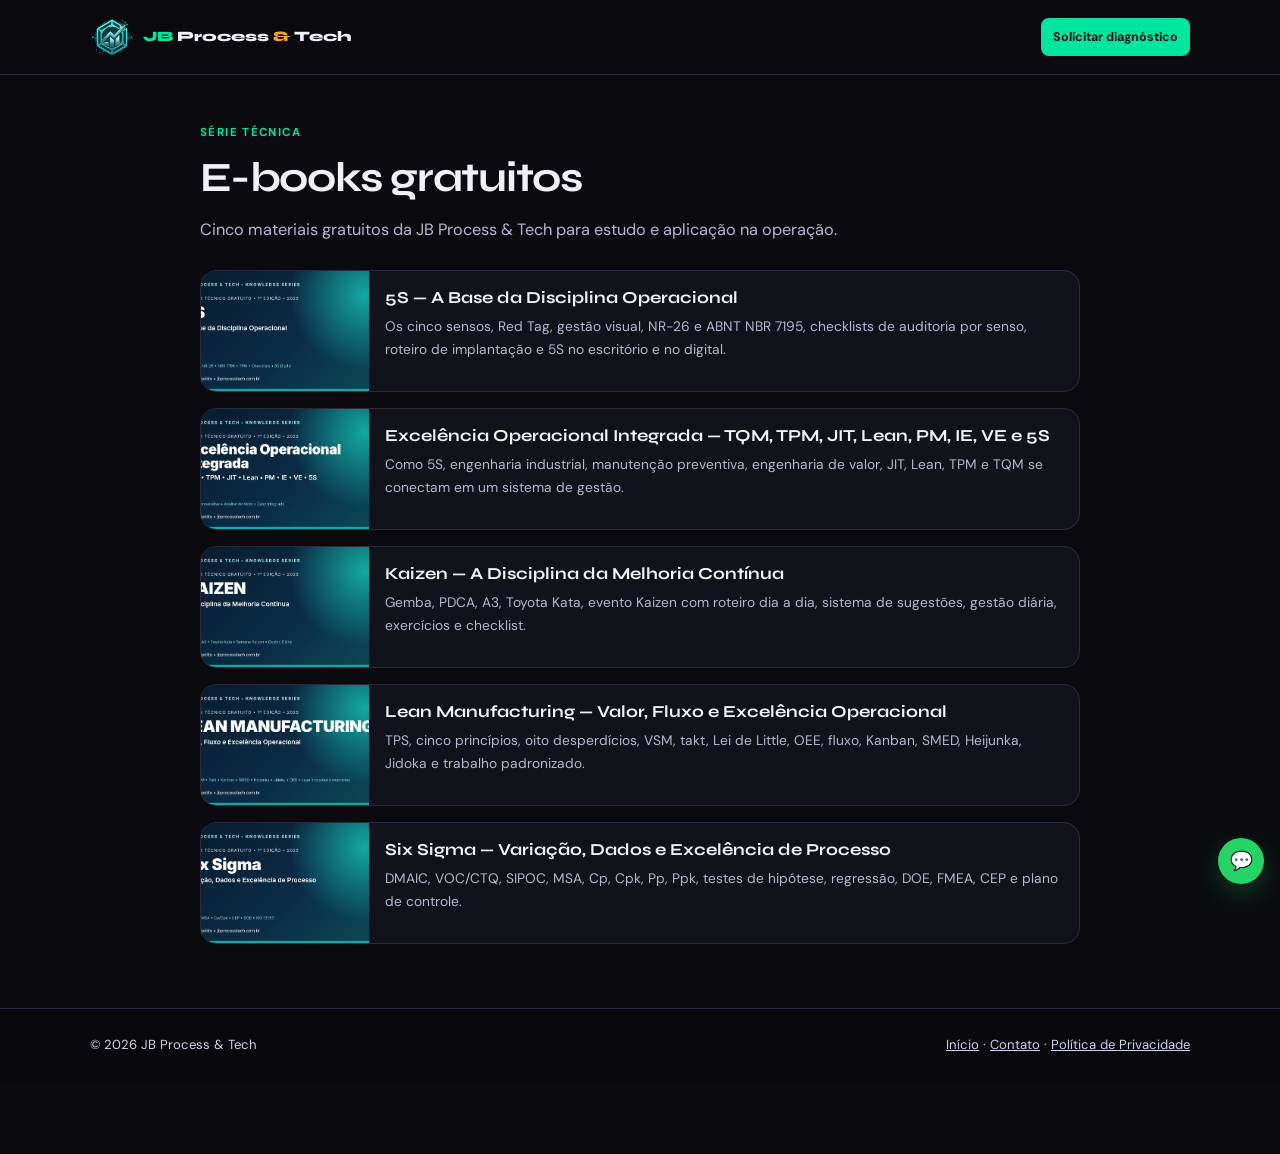
<file: ebooks/index.html>
<!DOCTYPE html>
<html lang="pt-BR">
<head>
<meta charset="UTF-8">
<meta name="viewport" content="width=device-width, initial-scale=1.0">
<title>E-books técnicos | JB Process &amp; Tech</title>
<meta name="description" content="Biblioteca gratuita de e-books da JB Process &amp; Tech: 5S, Excelência Operacional Integrada, Kaizen, Lean Manufacturing e Six Sigma.">
<meta name="robots" content="index,follow">
<link rel="canonical" href="https://jbprocesstech.com.br/ebooks/">
<meta property="og:locale" content="pt_BR">
<meta property="og:site_name" content="JB Process &amp; Tech">
<meta property="og:type" content="website">
<meta property="og:title" content="E-books técnicos | JB Process &amp; Tech">
<meta property="og:description" content="Cinco e-books gratuitos sobre 5S, Kaizen, Lean Manufacturing, Six Sigma e excelência operacional integrada.">
<meta property="og:url" content="https://jbprocesstech.com.br/ebooks/">
<meta property="og:image" content="https://jbprocesstech.com.br/og-home.png">
<meta name="twitter:card" content="summary_large_image">
<meta name="twitter:title" content="E-books técnicos | JB Process &amp; Tech">
<meta name="twitter:description" content="5S, Kaizen, Lean Manufacturing, Six Sigma e excelência operacional integrada.">
<meta name="twitter:image" content="https://jbprocesstech.com.br/og-home.png">
<link rel="icon" href="/favicon.ico">
<link rel="preconnect" href="https://fonts.googleapis.com">
<link rel="preconnect" href="https://fonts.gstatic.com" crossorigin>
<link href="https://fonts.googleapis.com/css2?family=Syne:wght@600;700;800&family=DM+Sans:wght@400;600;700&display=swap" rel="stylesheet">
<link rel="stylesheet" href="/site-pages.css">
</head>
<body>
<a class="skip" href="#conteudo">Ir para o conteúdo</a>
<nav>
  <div class="nav-inner">
    <a class="nav-logo" href="/">
      <picture><source srcset="/logo.webp" type="image/webp"><img src="/logo.png" alt="Logotipo da JB Process &amp; Tech" width="128" height="115"></picture>
      <span><span class="jb">JB</span> Process <span class="amp">&amp;</span> Tech</span>
    </a>
    <a class="nav-cta" href="/#contato">Solicitar diagnóstico</a>
  </div>
</nav>
<main id="conteudo">
  <p class="kicker">Série técnica</p>
  <h1>E-books gratuitos</h1>
  <p class="lead">Cinco materiais gratuitos da JB Process &amp; Tech para estudo e aplicação na operação.</p>
  <div class="grid">
    <a class="card" href="/ebooks/5s/">
      <img src="/ebooks/5s/og-5s.png" alt="Capa do e-book 5S — A Base da Disciplina Operacional" width="1200" height="630">
      <div>
        <h2>5S — A Base da Disciplina Operacional</h2>
        <p>Os cinco sensos, Red Tag, gestão visual, NR-26 e ABNT NBR 7195, checklists de auditoria por senso, roteiro de implantação e 5S no escritório e no digital.</p>
      </div>
    </a>
    <a class="card" href="/ebooks/excelencia-operacional-integrada/">
      <img src="/ebooks/excelencia-operacional-integrada/og-excelencia-operacional.png" alt="Capa do e-book Excelência Operacional Integrada" width="1200" height="630">
      <div>
        <h2>Excelência Operacional Integrada — TQM, TPM, JIT, Lean, PM, IE, VE e 5S</h2>
        <p>Como 5S, engenharia industrial, manutenção preventiva, engenharia de valor, JIT, Lean, TPM e TQM se conectam em um sistema de gestão.</p>
      </div>
    </a>
    <a class="card" href="/ebooks/kaizen/">
      <img src="/ebooks/kaizen/og-kaizen.png" alt="Capa do e-book Kaizen — A Disciplina da Melhoria Contínua" width="1200" height="630">
      <div>
        <h2>Kaizen — A Disciplina da Melhoria Contínua</h2>
        <p>Gemba, PDCA, A3, Toyota Kata, evento Kaizen com roteiro dia a dia, sistema de sugestões, gestão diária, exercícios e checklist.</p>
      </div>
    </a>
    <a class="card" href="/ebooks/lean-manufacturing/">
      <img src="/ebooks/lean-manufacturing/og-lean-manufacturing.png" alt="Capa do e-book Lean Manufacturing — Valor, Fluxo e Excelência Operacional" width="1200" height="630">
      <div>
        <h2>Lean Manufacturing — Valor, Fluxo e Excelência Operacional</h2>
        <p>TPS, cinco princípios, oito desperdícios, VSM, takt, Lei de Little, OEE, fluxo, Kanban, SMED, Heijunka, Jidoka e trabalho padronizado.</p>
      </div>
    </a>
    <a class="card" href="/ebooks/six-sigma/">
      <img src="/ebooks/six-sigma/og-six-sigma.png" alt="Capa do e-book Six Sigma — Variação, Dados e Excelência de Processo" width="1200" height="630">
      <div>
        <h2>Six Sigma — Variação, Dados e Excelência de Processo</h2>
        <p>DMAIC, VOC/CTQ, SIPOC, MSA, Cp, Cpk, Pp, Ppk, testes de hipótese, regressão, DOE, FMEA, CEP e plano de controle.</p>
      </div>
    </a>
  </div>
</main>
<footer>
  <div class="footer-inner">
    <span>© 2026 JB Process &amp; Tech</span>
    <span><a href="/">Início</a> · <a href="/#contato">Contato</a> · <a href="/politica-de-privacidade/">Política de Privacidade</a></span>
  </div>
</footer>
<a class="whatsapp-float" href="https://wa.me/5518996328579?text=Ol%C3%A1%2C%20gostaria%20de%20falar%20com%20a%20JB%20Process%20%26%20Tech." target="_blank" rel="noopener" aria-label="Falar pelo WhatsApp">💬</a>
<script>
(function(){
  const wa=document.querySelector('.whatsapp-float');
  if(!wa) return;
  const targets=[...document.querySelectorAll('.card, .nav-cta')];
  const update=()=>{
    const a=wa.getBoundingClientRect();
    wa.classList.toggle('is-hidden', targets.some(el=>{
      const b=el.getBoundingClientRect();
      if(b.bottom<0||b.top>innerHeight) return false;
      return !(a.right<b.left-8||a.left>b.right+8||a.bottom<b.top-8||a.top>b.bottom+8);
    }));
  };
  addEventListener('scroll', update, {passive:true});
  addEventListener('resize', update);
  update();
})();
</script>
</body>
</html>
</file>
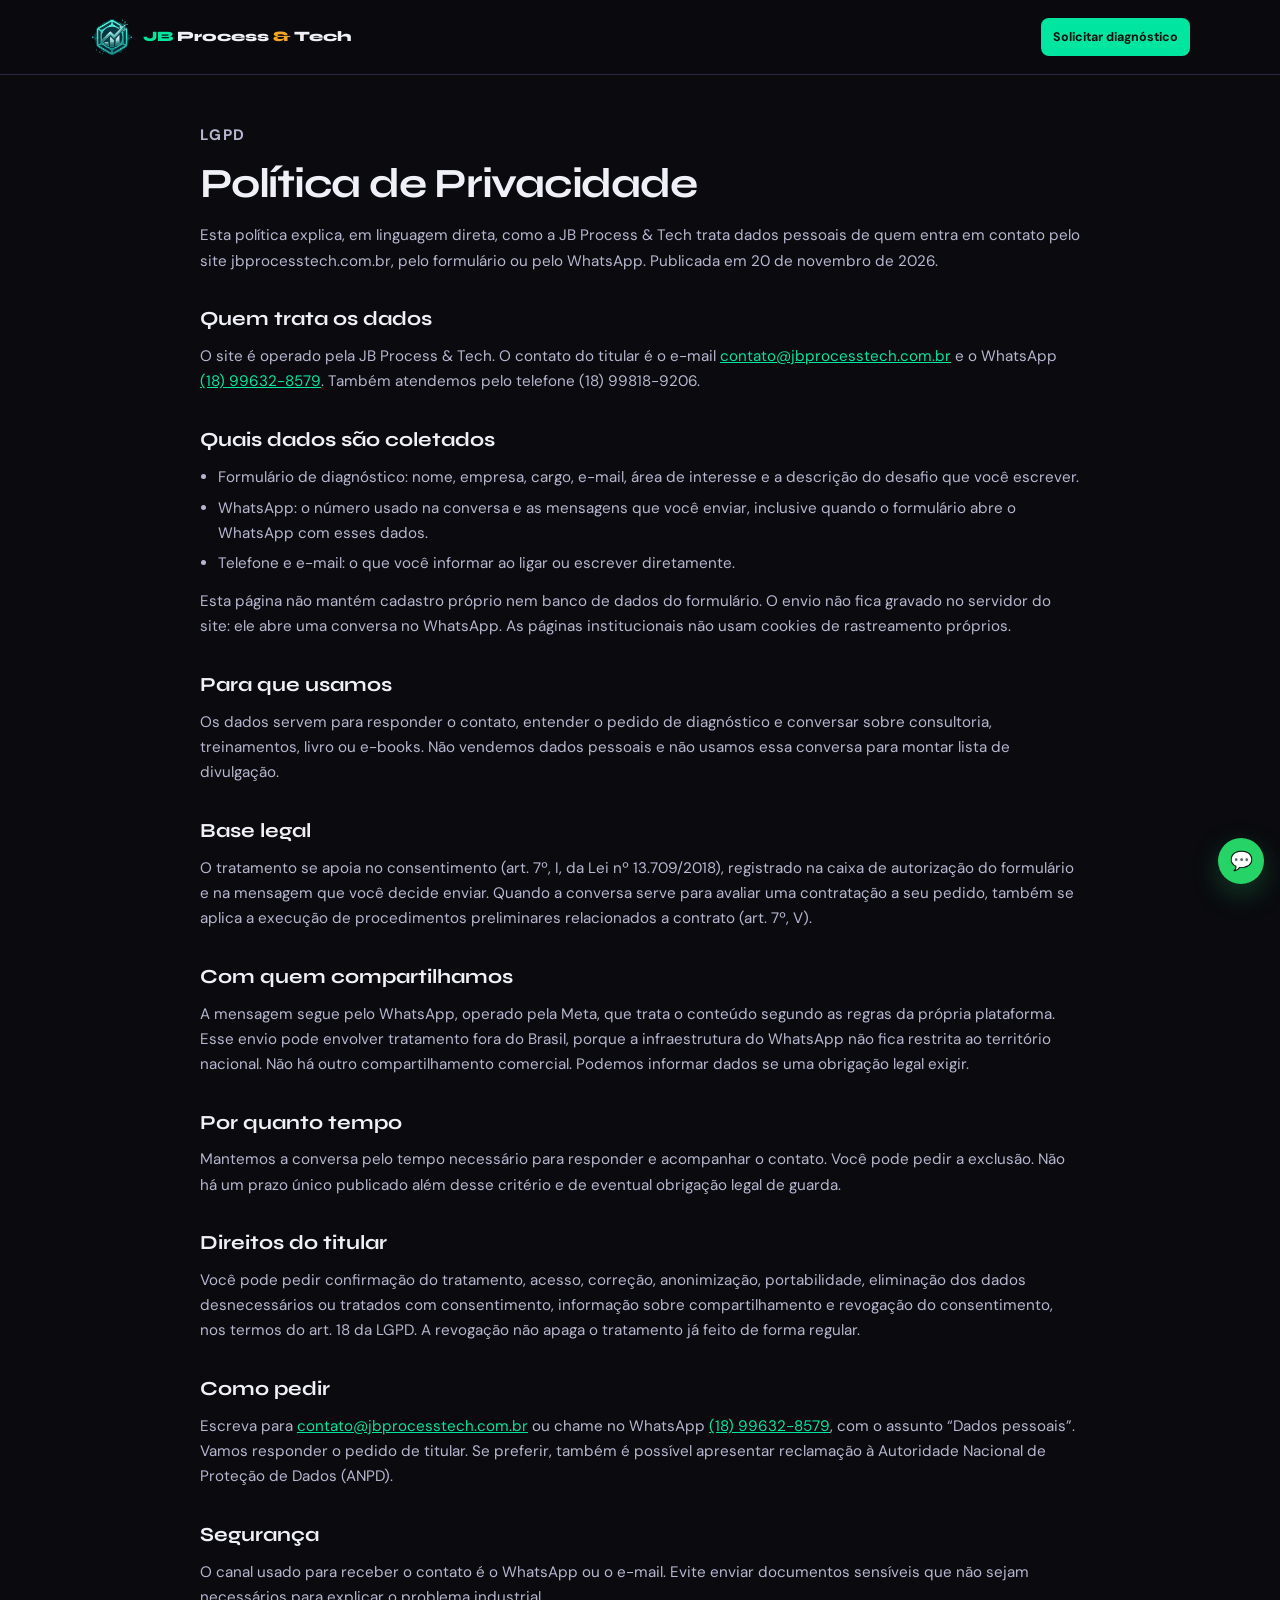
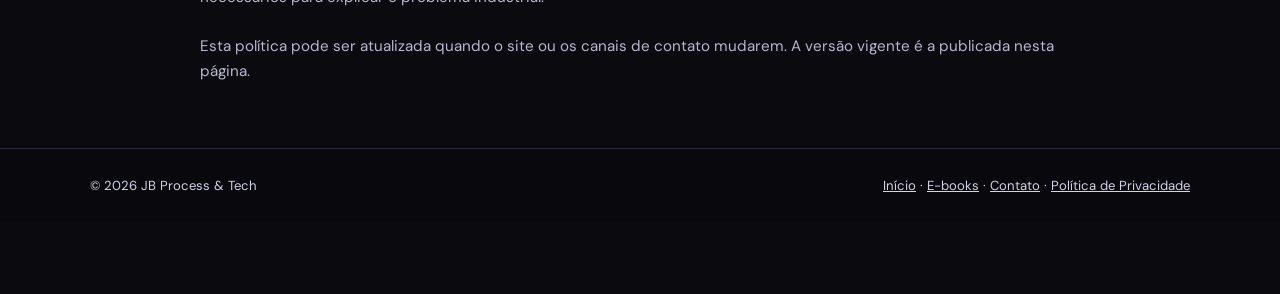
<file: politica-de-privacidade/index.html>
<!DOCTYPE html>
<html lang="pt-BR">
<head>
<meta charset="UTF-8">
<meta name="viewport" content="width=device-width, initial-scale=1.0">
<title>Política de Privacidade | JB Process &amp; Tech</title>
<meta name="description" content="Política de Privacidade da JB Process &amp; Tech: dados do formulário e do WhatsApp, finalidade, base legal, compartilhamento e direitos do titular conforme a LGPD.">
<meta name="robots" content="index,follow">
<link rel="canonical" href="https://jbprocesstech.com.br/politica-de-privacidade/">
<meta property="og:locale" content="pt_BR">
<meta property="og:site_name" content="JB Process &amp; Tech">
<meta property="og:type" content="website">
<meta property="og:title" content="Política de Privacidade | JB Process &amp; Tech">
<meta property="og:description" content="Como a JB Process &amp; Tech trata os dados enviados pelo formulário e pelo WhatsApp.">
<meta property="og:url" content="https://jbprocesstech.com.br/politica-de-privacidade/">
<meta property="og:image" content="https://jbprocesstech.com.br/og-home.png">
<meta name="twitter:card" content="summary_large_image">
<meta name="twitter:title" content="Política de Privacidade | JB Process &amp; Tech">
<meta name="twitter:description" content="Dados do formulário e do WhatsApp, finalidade, base legal e direitos do titular.">
<meta name="twitter:image" content="https://jbprocesstech.com.br/og-home.png">
<link rel="icon" href="/favicon.ico">
<link rel="preconnect" href="https://fonts.googleapis.com">
<link rel="preconnect" href="https://fonts.gstatic.com" crossorigin>
<link href="https://fonts.googleapis.com/css2?family=Syne:wght@600;700;800&family=DM+Sans:wght@400;600;700&display=swap" rel="stylesheet">
<link rel="stylesheet" href="/site-pages.css">
</head>
<body>
<a class="skip" href="#conteudo">Ir para o conteúdo</a>
<nav>
  <div class="nav-inner">
    <a class="nav-logo" href="/">
      <picture><source srcset="/logo.webp" type="image/webp"><img src="/logo.png" alt="Logotipo da JB Process &amp; Tech" width="128" height="115"></picture>
      <span><span class="jb">JB</span> Process <span class="amp">&amp;</span> Tech</span>
    </a>
    <a class="nav-cta" href="/#contato">Solicitar diagnóstico</a>
  </div>
</nav>
<main id="conteudo" class="prose">
  <!-- TODO: incluir CNPJ, razão social e endereço do controlador quando estiverem definidos. -->
  <!-- TODO: indicar o encarregado pelo tratamento de dados (DPO), se for designado. -->
  <p class="kicker">LGPD</p>
  <h1>Política de Privacidade</h1>
  <p class="lead">Esta política explica, em linguagem direta, como a JB Process &amp; Tech trata dados pessoais de quem entra em contato pelo site jbprocesstech.com.br, pelo formulário ou pelo WhatsApp. Publicada em 20 de novembro de 2026.</p>

  <h2>Quem trata os dados</h2>
  <p>O site é operado pela JB Process &amp; Tech. O contato do titular é o e-mail <a href="mailto:contato@jbprocesstech.com.br">contato@jbprocesstech.com.br</a> e o WhatsApp <a href="https://wa.me/5518996328579">(18) 99632-8579</a>. Também atendemos pelo telefone (18) 99818-9206.</p>

  <h2>Quais dados são coletados</h2>
  <ul>
    <li>Formulário de diagnóstico: nome, empresa, cargo, e-mail, área de interesse e a descrição do desafio que você escrever.</li>
    <li>WhatsApp: o número usado na conversa e as mensagens que você enviar, inclusive quando o formulário abre o WhatsApp com esses dados.</li>
    <li>Telefone e e-mail: o que você informar ao ligar ou escrever diretamente.</li>
  </ul>
  <p>Esta página não mantém cadastro próprio nem banco de dados do formulário. O envio não fica gravado no servidor do site: ele abre uma conversa no WhatsApp. As páginas institucionais não usam cookies de rastreamento próprios.</p>

  <h2>Para que usamos</h2>
  <p>Os dados servem para responder o contato, entender o pedido de diagnóstico e conversar sobre consultoria, treinamentos, livro ou e-books. Não vendemos dados pessoais e não usamos essa conversa para montar lista de divulgação.</p>

  <h2>Base legal</h2>
  <p>O tratamento se apoia no consentimento (art. 7º, I, da Lei nº 13.709/2018), registrado na caixa de autorização do formulário e na mensagem que você decide enviar. Quando a conversa serve para avaliar uma contratação a seu pedido, também se aplica a execução de procedimentos preliminares relacionados a contrato (art. 7º, V).</p>

  <h2>Com quem compartilhamos</h2>
  <p>A mensagem segue pelo WhatsApp, operado pela Meta, que trata o conteúdo segundo as regras da própria plataforma. Esse envio pode envolver tratamento fora do Brasil, porque a infraestrutura do WhatsApp não fica restrita ao território nacional. Não há outro compartilhamento comercial. Podemos informar dados se uma obrigação legal exigir.</p>

  <h2>Por quanto tempo</h2>
  <p>Mantemos a conversa pelo tempo necessário para responder e acompanhar o contato. Você pode pedir a exclusão. Não há um prazo único publicado além desse critério e de eventual obrigação legal de guarda.</p>

  <h2>Direitos do titular</h2>
  <p>Você pode pedir confirmação do tratamento, acesso, correção, anonimização, portabilidade, eliminação dos dados desnecessários ou tratados com consentimento, informação sobre compartilhamento e revogação do consentimento, nos termos do art. 18 da LGPD. A revogação não apaga o tratamento já feito de forma regular.</p>

  <h2>Como pedir</h2>
  <p>Escreva para <a href="mailto:contato@jbprocesstech.com.br">contato@jbprocesstech.com.br</a> ou chame no WhatsApp <a href="https://wa.me/5518996328579">(18) 99632-8579</a>, com o assunto “Dados pessoais”. Vamos responder o pedido de titular. Se preferir, também é possível apresentar reclamação à Autoridade Nacional de Proteção de Dados (ANPD).</p>

  <h2>Segurança</h2>
  <p>O canal usado para receber o contato é o WhatsApp ou o e-mail. Evite enviar documentos sensíveis que não sejam necessários para explicar o problema industrial.</p>

  <p class="note">Esta política pode ser atualizada quando o site ou os canais de contato mudarem. A versão vigente é a publicada nesta página.</p>
</main>
<footer>
  <div class="footer-inner">
    <span>© 2026 JB Process &amp; Tech</span>
    <span><a href="/">Início</a> · <a href="/ebooks/">E-books</a> · <a href="/#contato">Contato</a> · <a href="/politica-de-privacidade/">Política de Privacidade</a></span>
  </div>
</footer>
<a class="whatsapp-float" href="https://wa.me/5518996328579?text=Ol%C3%A1%2C%20gostaria%20de%20falar%20com%20a%20JB%20Process%20%26%20Tech." target="_blank" rel="noopener" aria-label="Falar pelo WhatsApp">💬</a>
<script>
(function(){
  const wa=document.querySelector('.whatsapp-float');
  if(!wa) return;
  const targets=[...document.querySelectorAll('.btn, .nav-cta, button')];
  const update=()=>{
    const a=wa.getBoundingClientRect();
    const hide=targets.some(el=>{
      const b=el.getBoundingClientRect();
      if(b.bottom<0||b.top>innerHeight) return false;
      return !(a.right<b.left-8||a.left>b.right+8||a.bottom<b.top-8||a.top>b.bottom+8);
    });
    wa.classList.toggle('is-hidden', hide);
  };
  addEventListener('scroll', update, {passive:true});
  addEventListener('resize', update);
  update();
})();
</script>
</body>
</html>
</file>
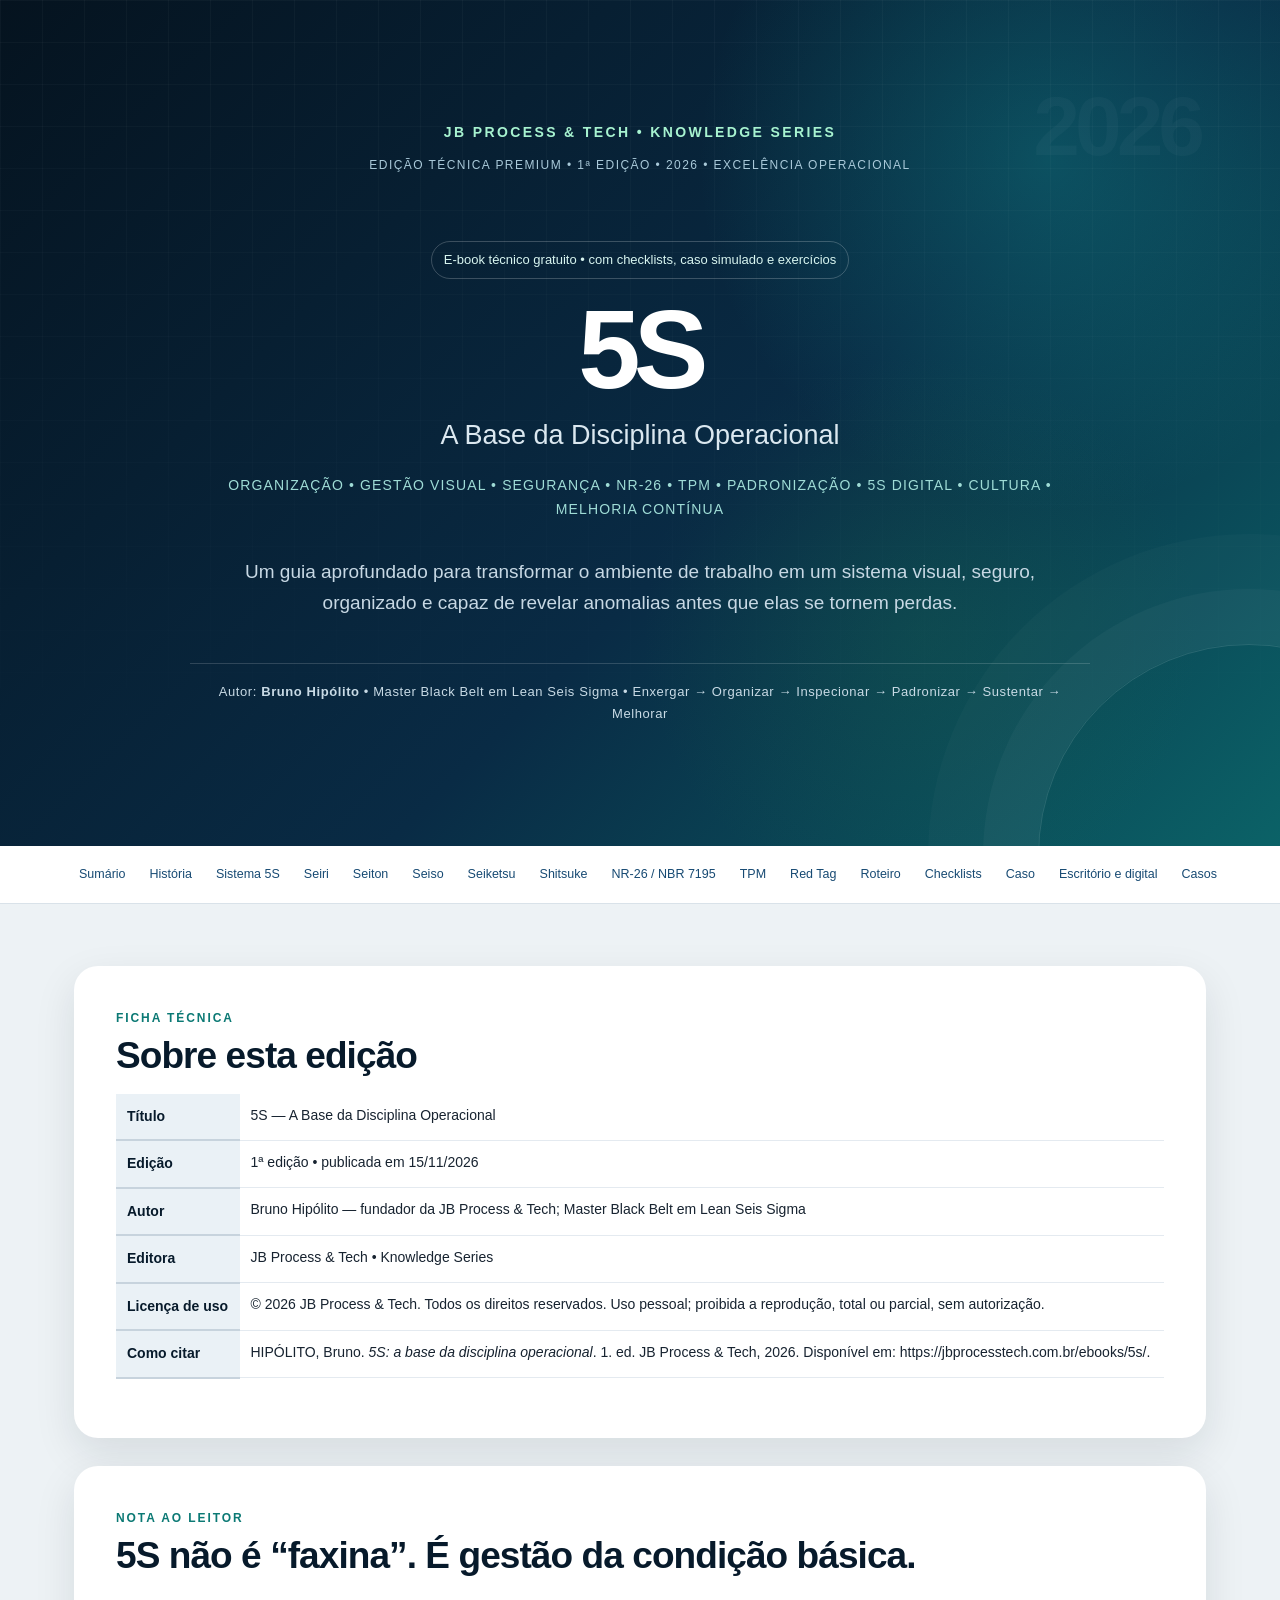
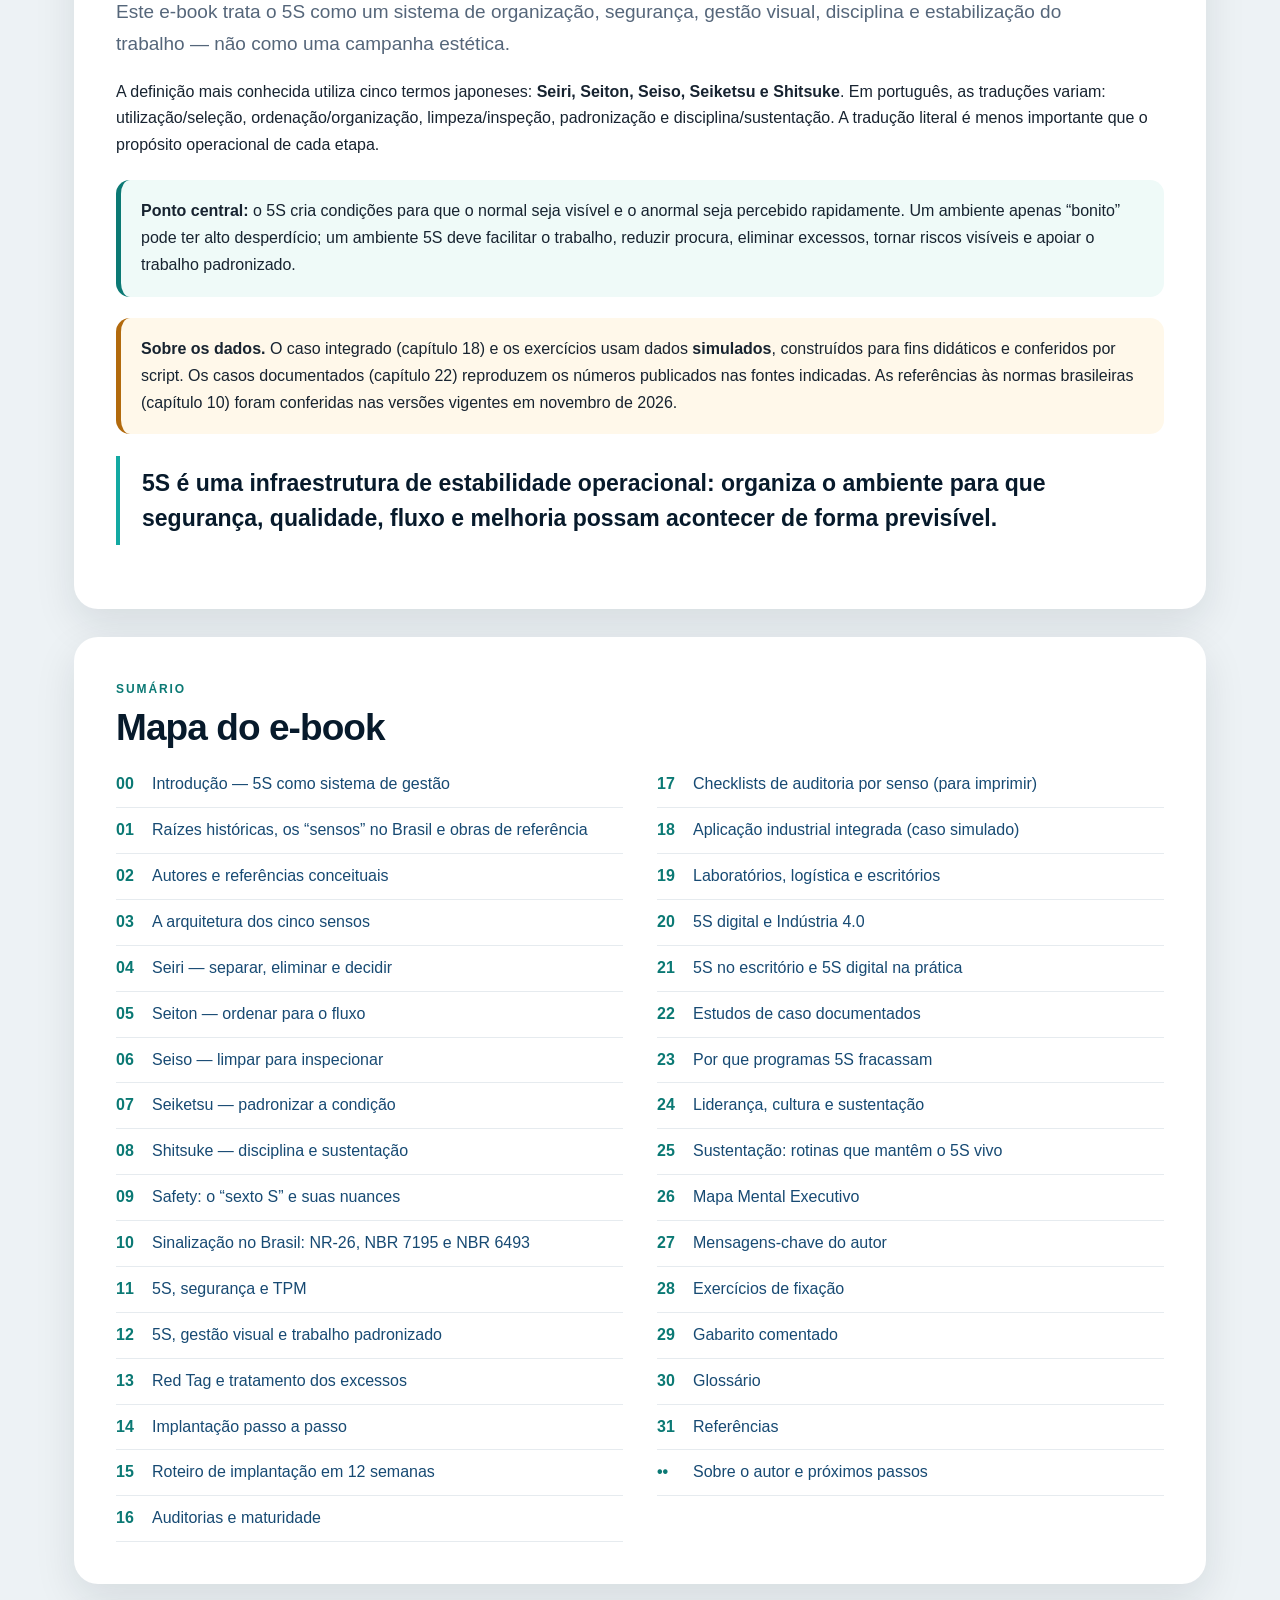
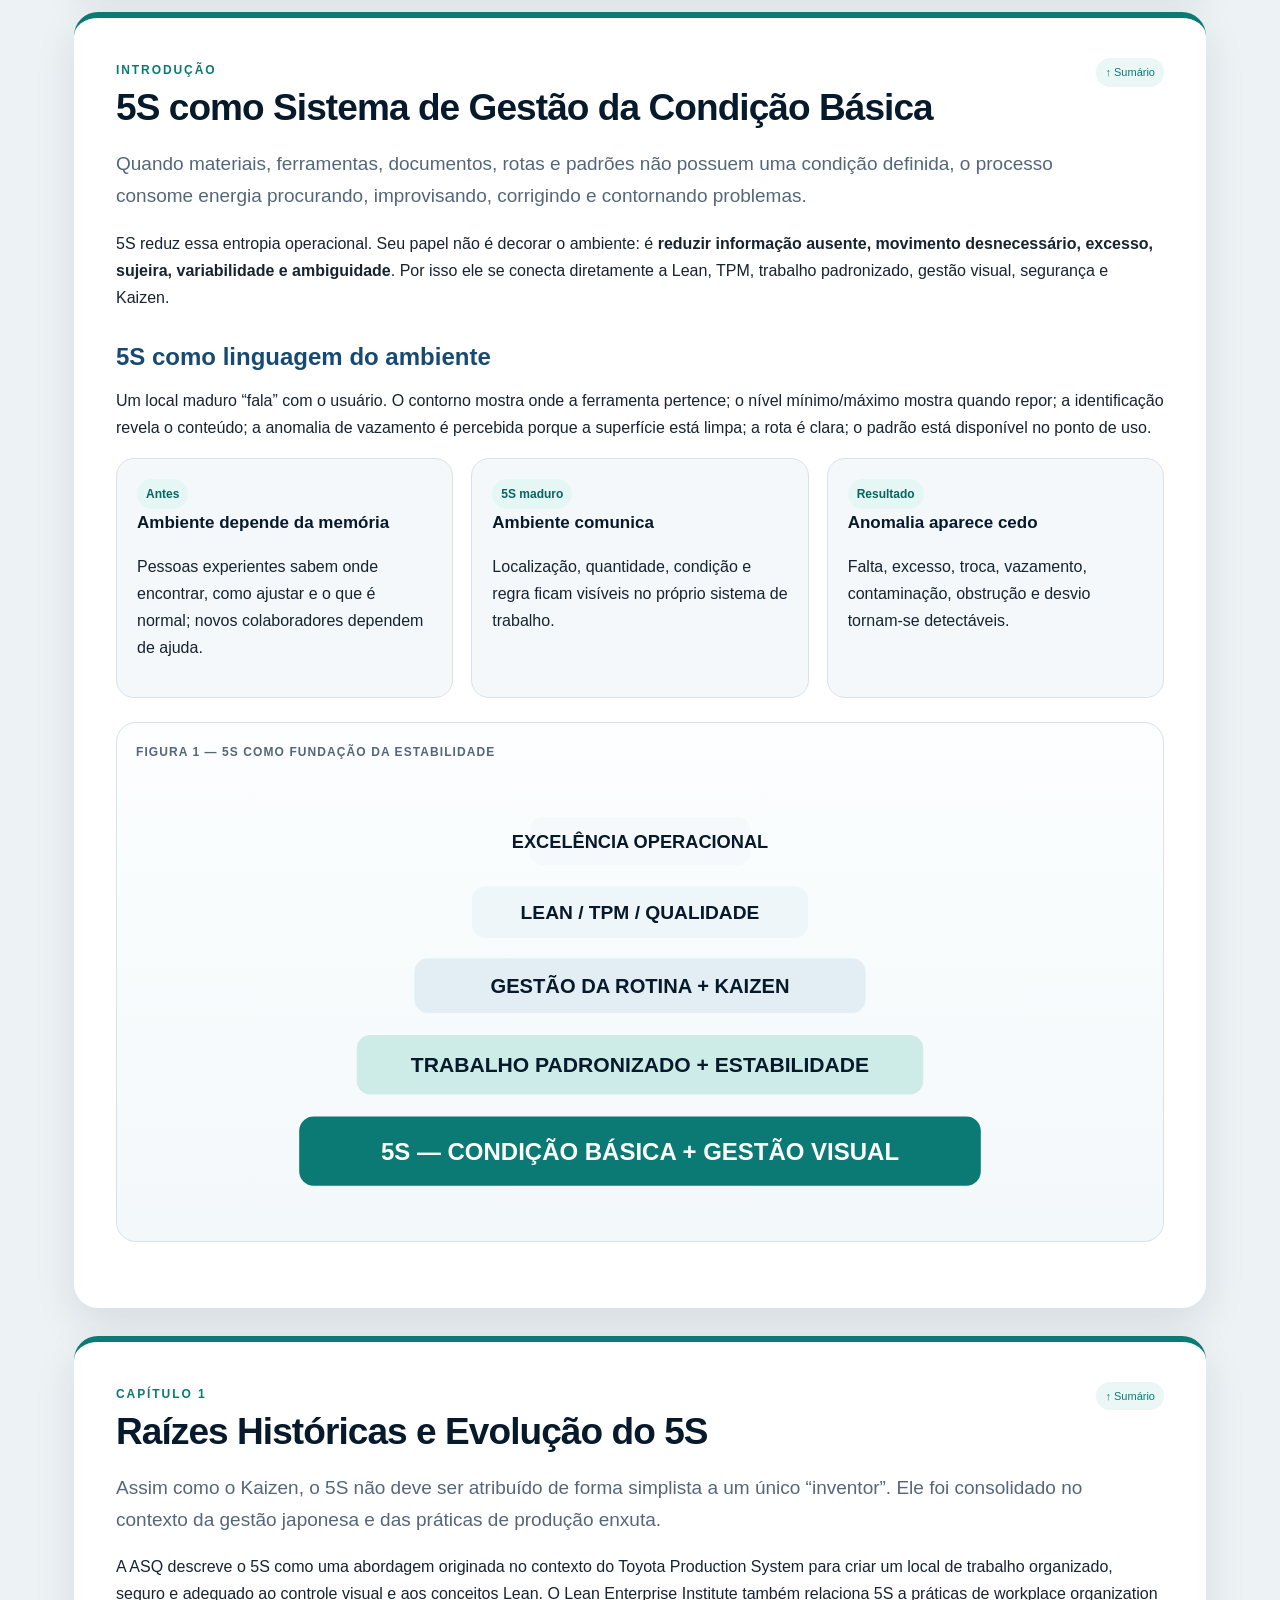
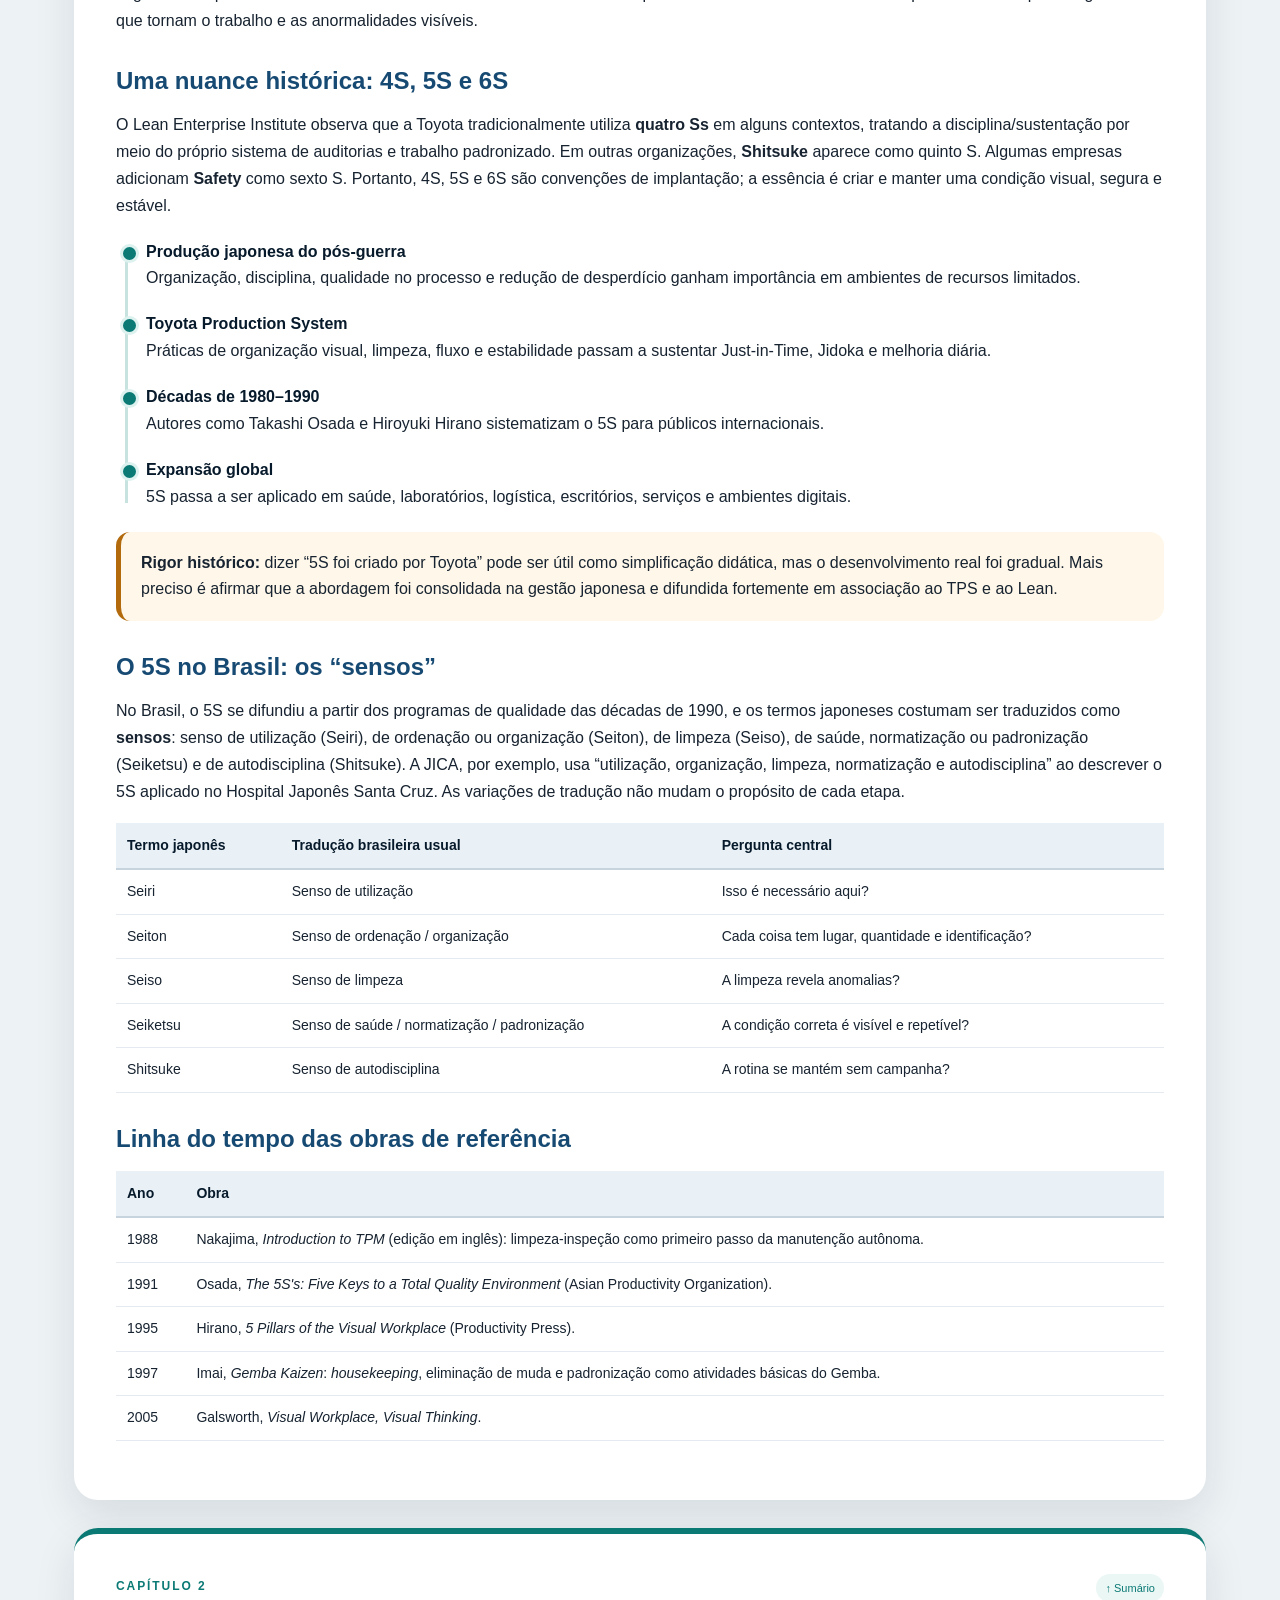
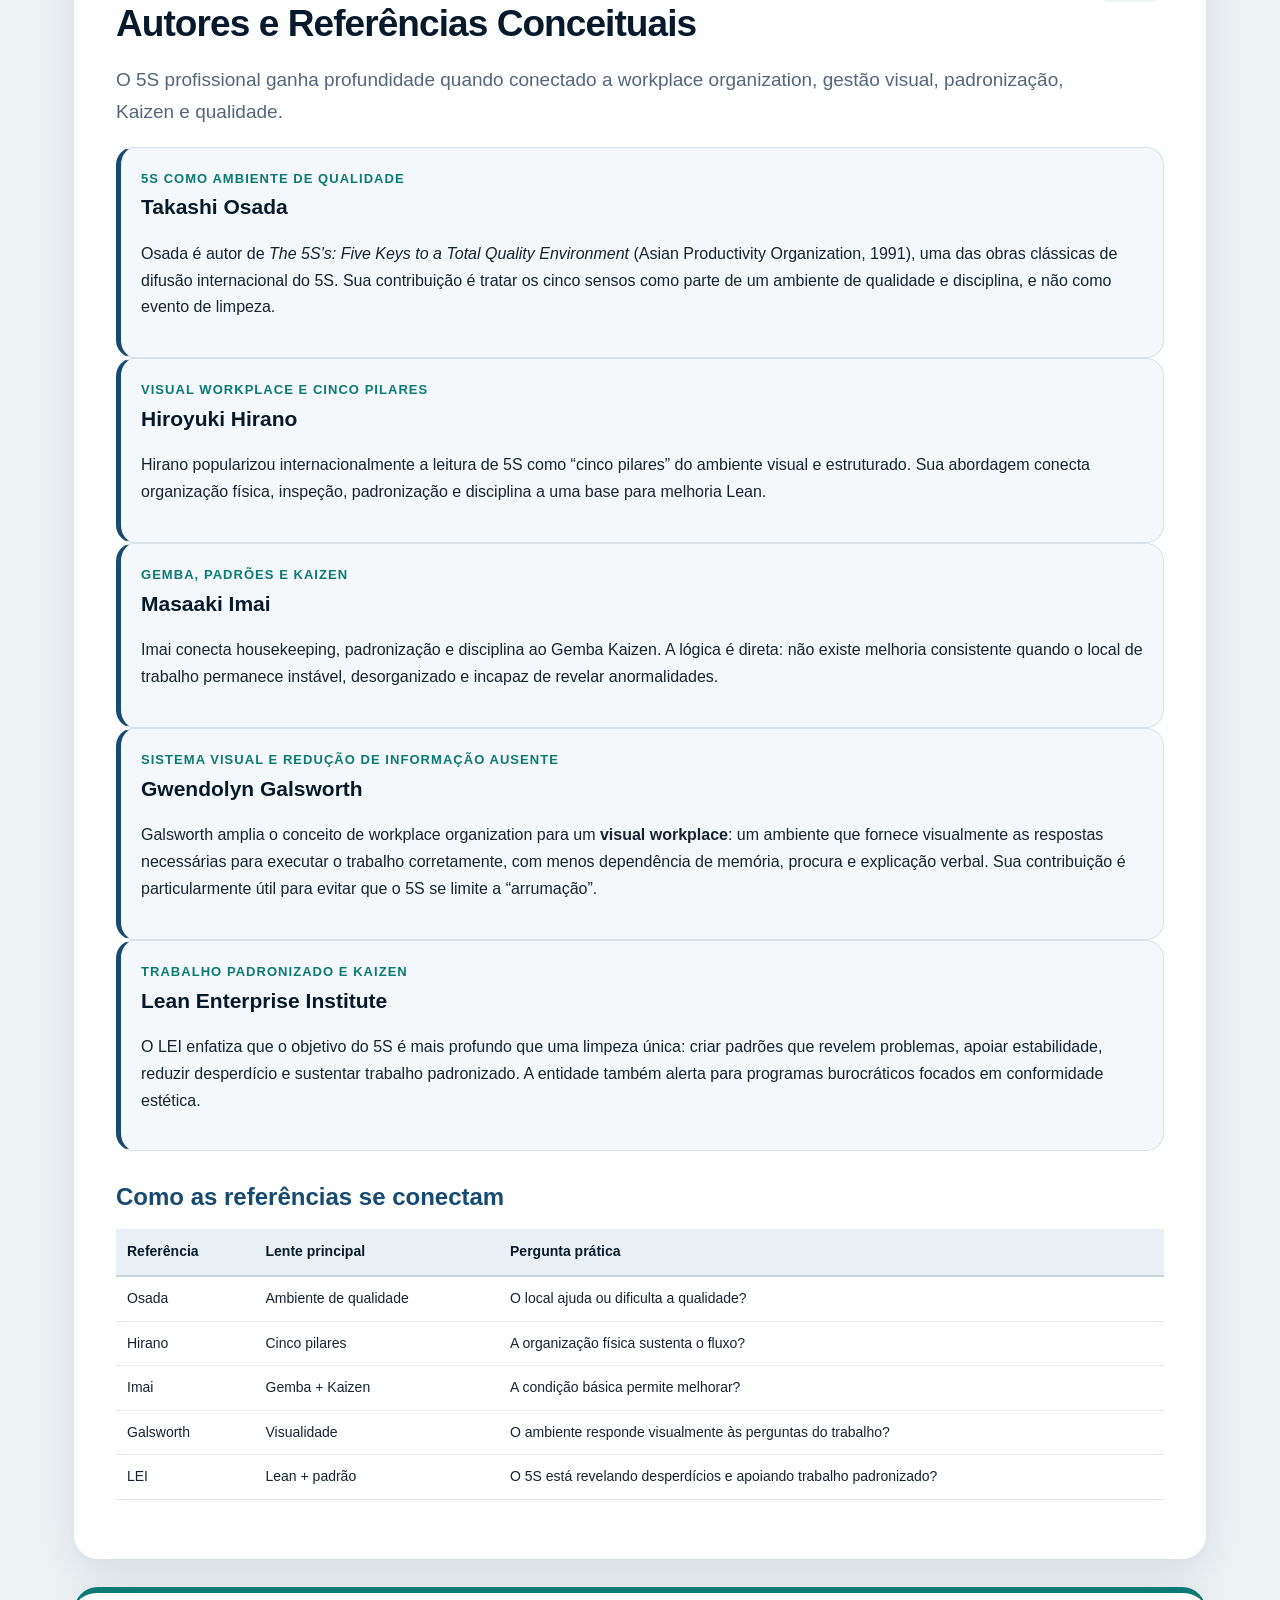
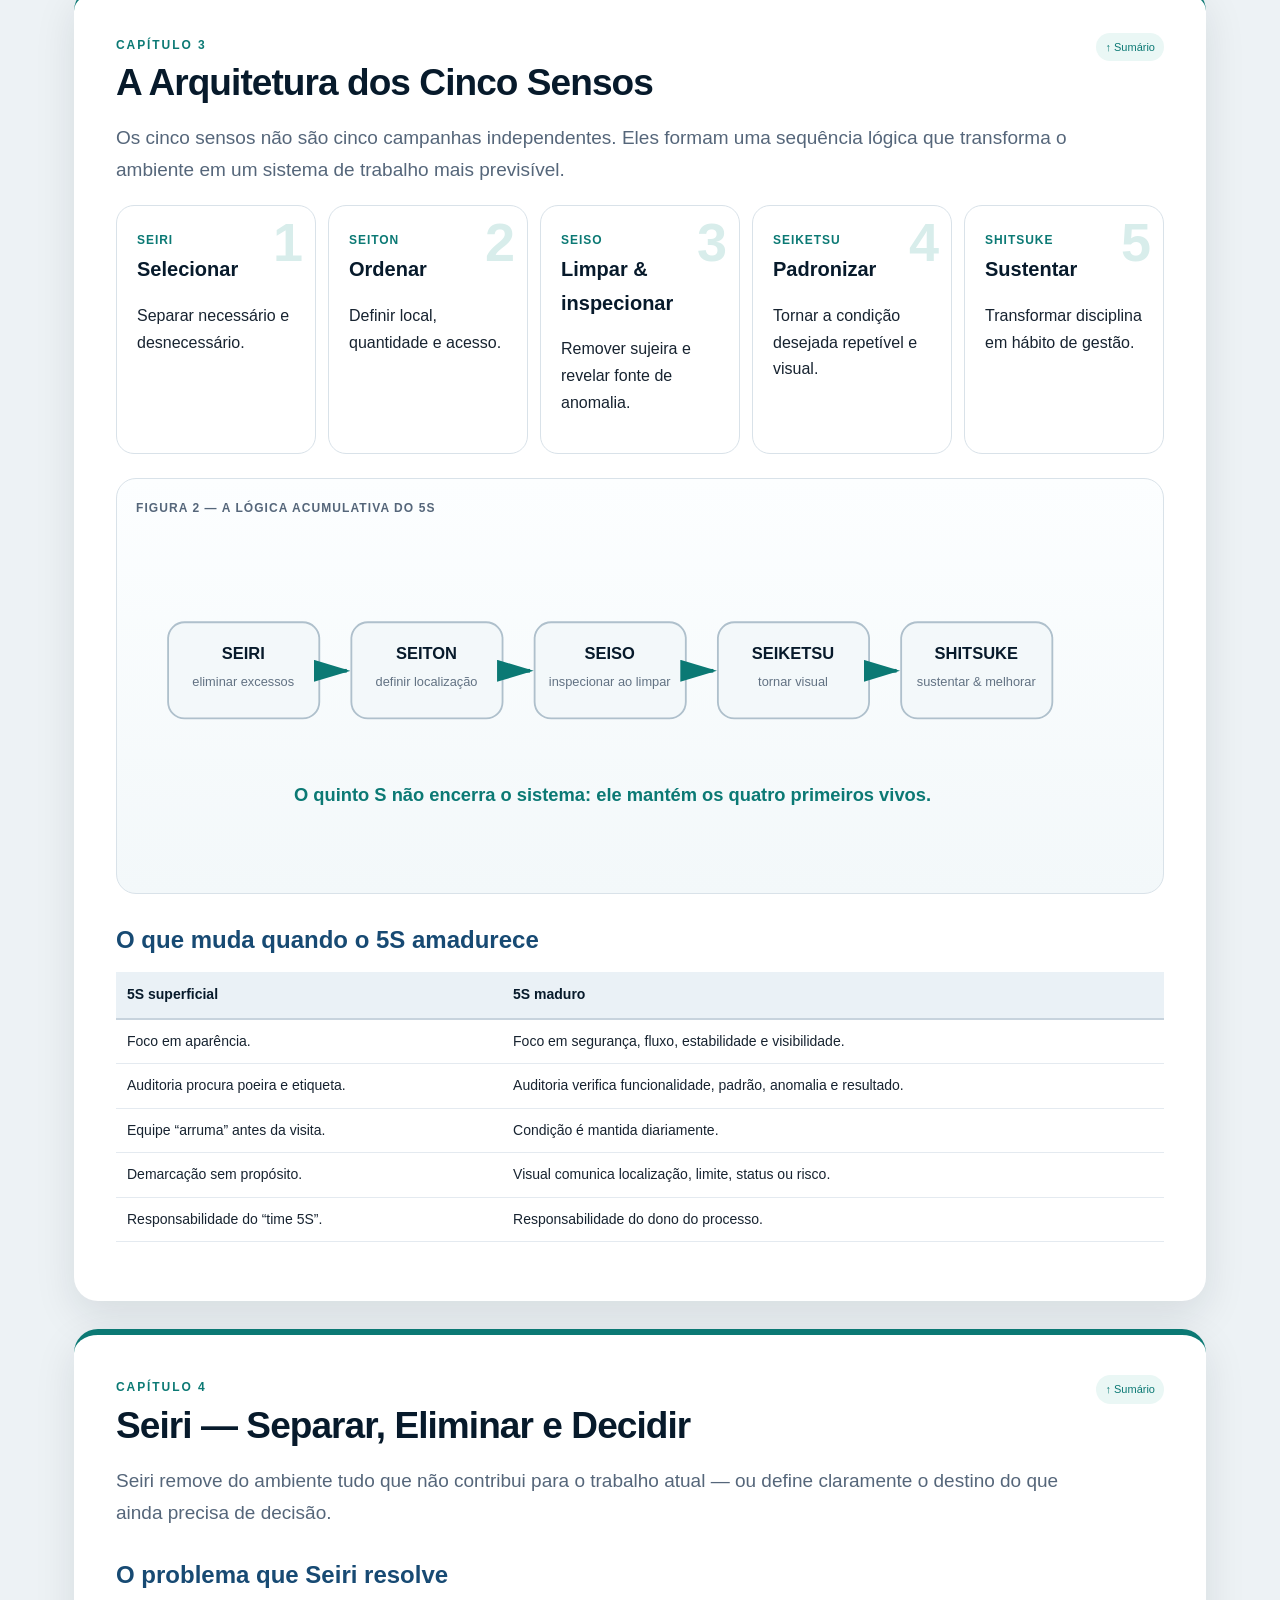
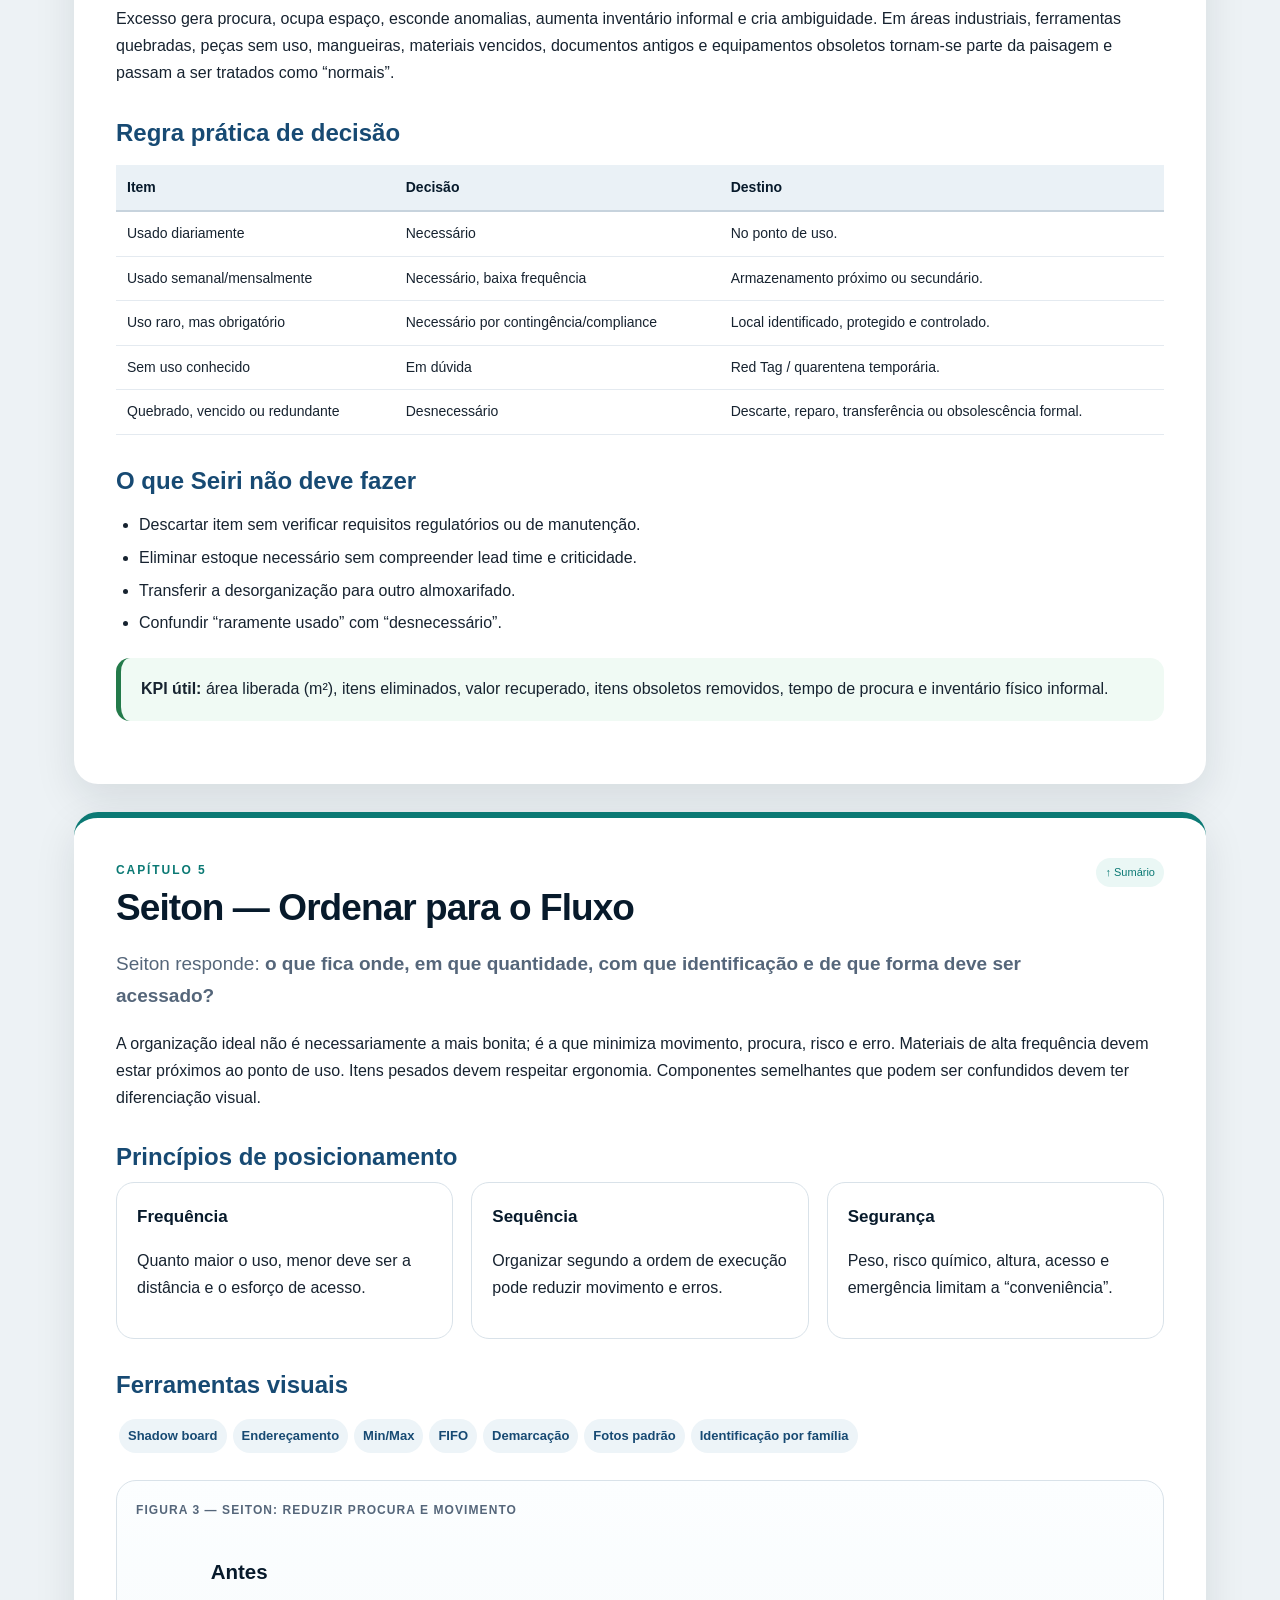
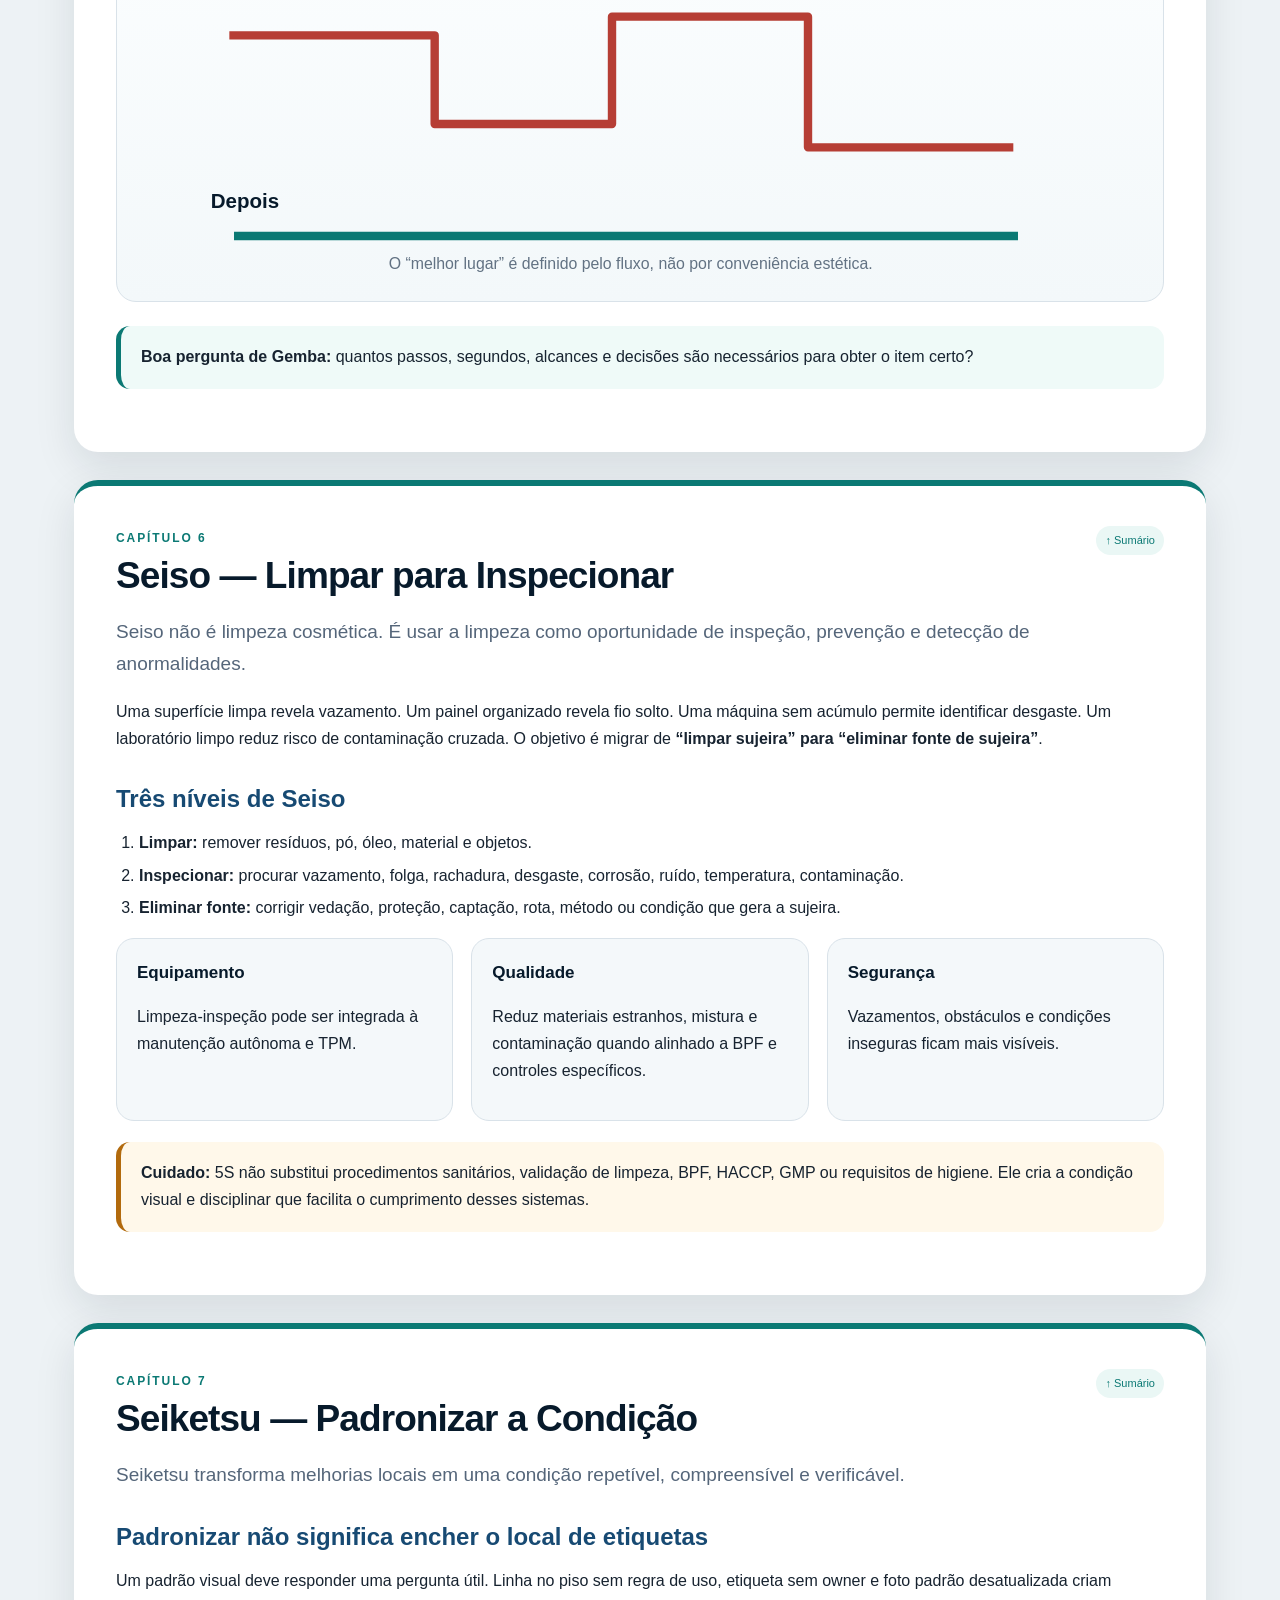
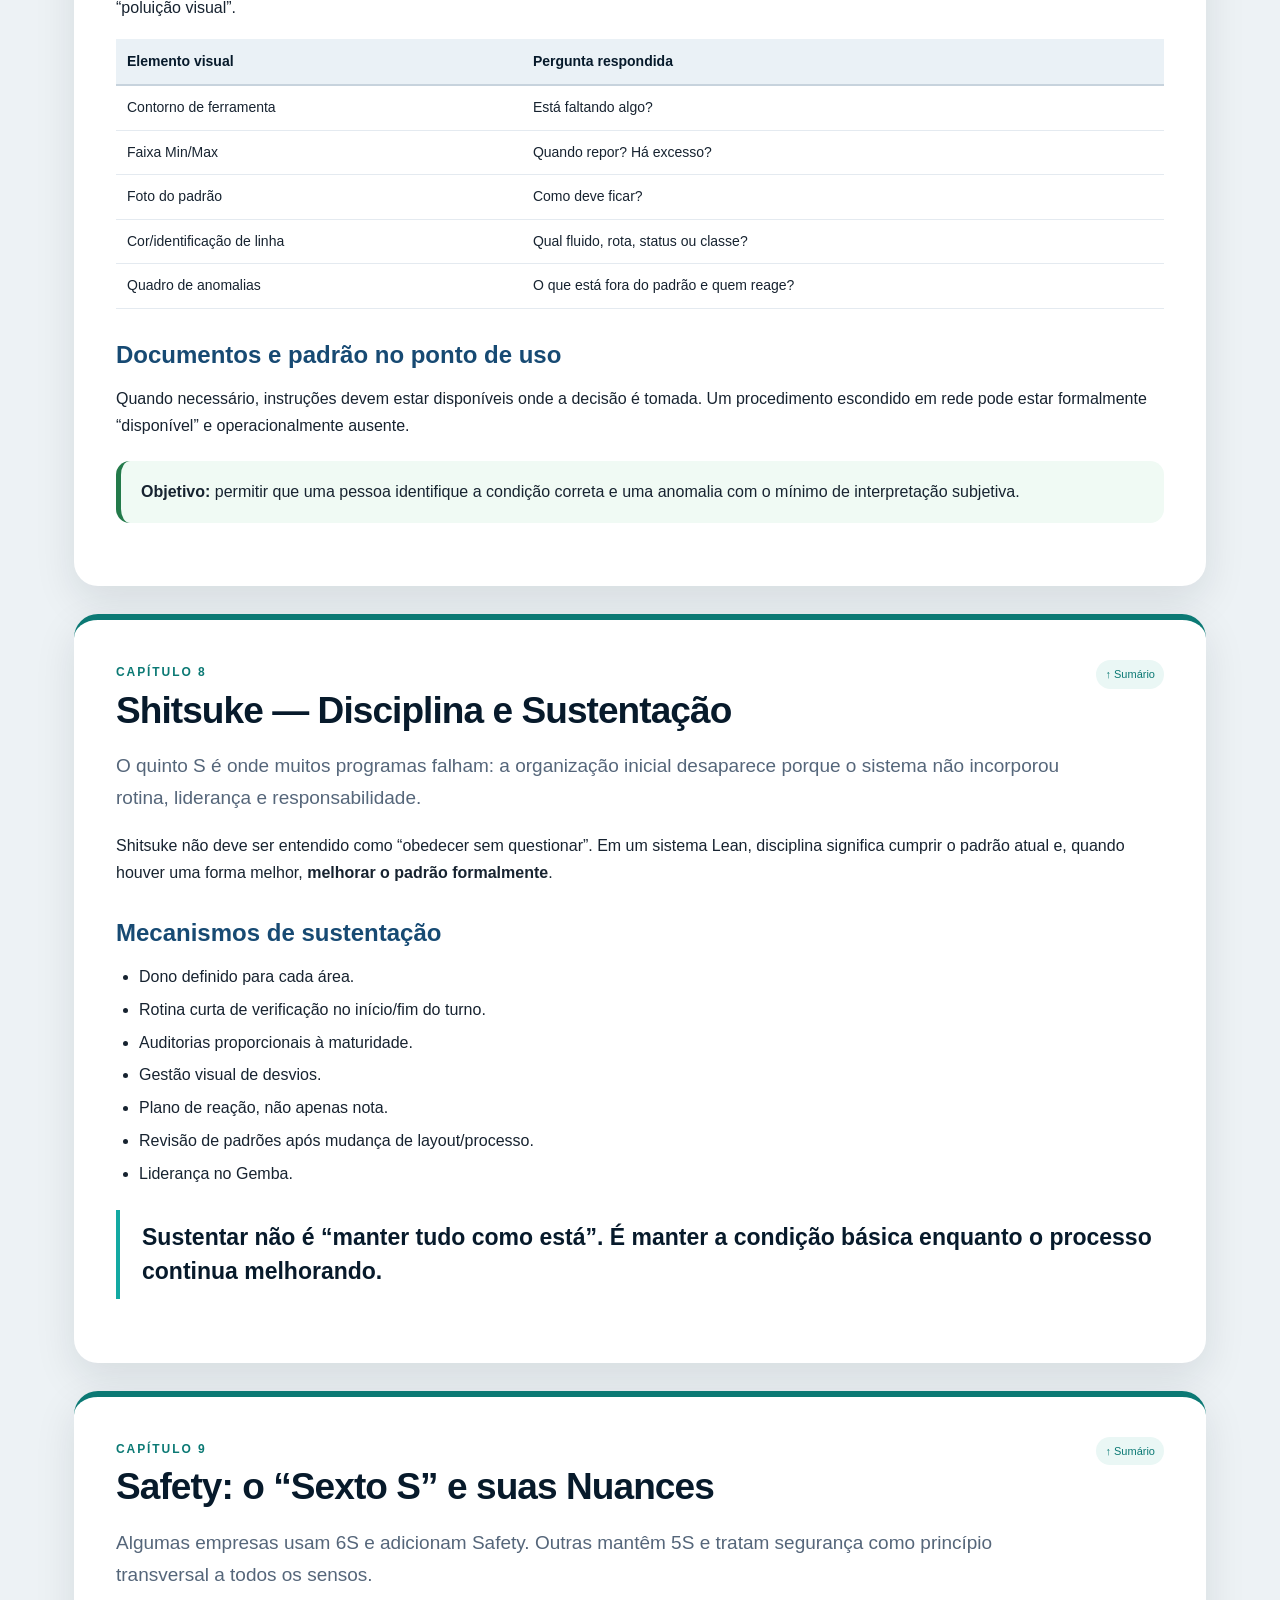
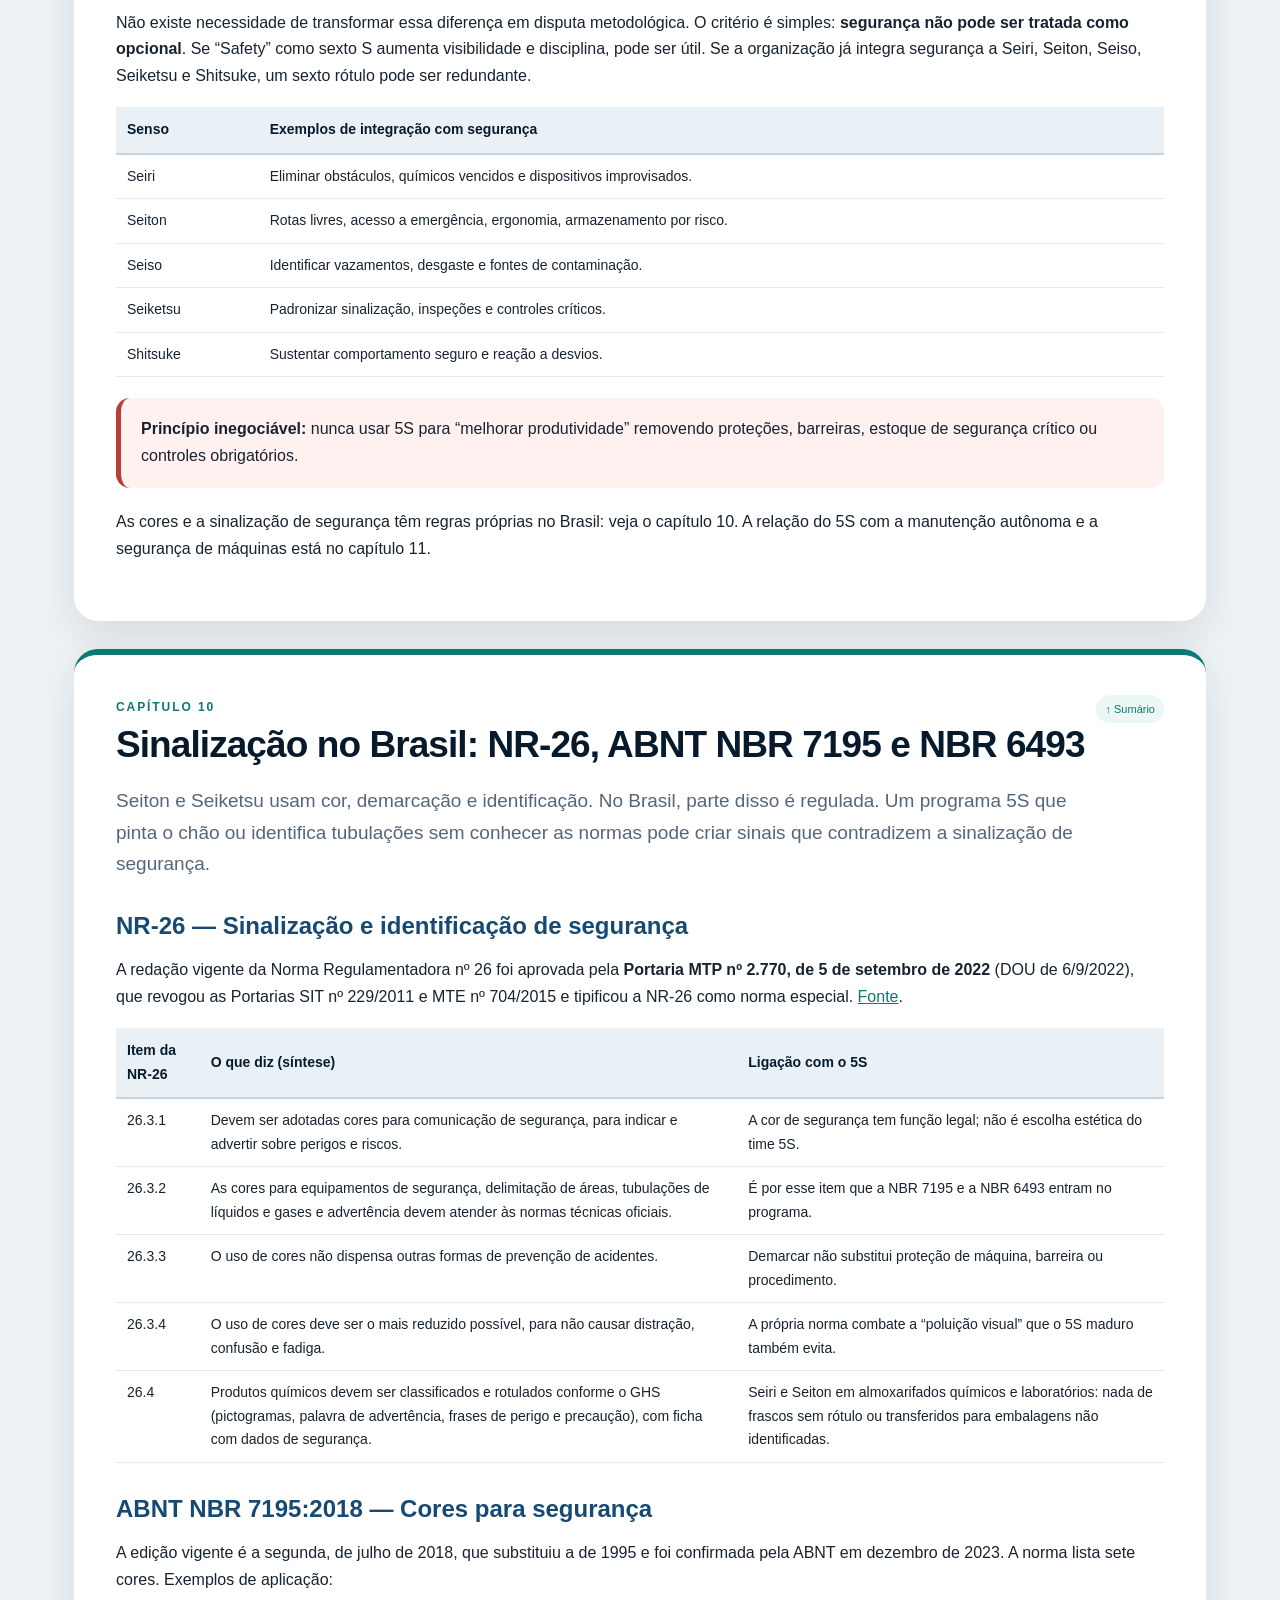
<file: ebooks/5s/index.html>
<!doctype html>
<html lang="pt-BR">
<head>
<meta charset="utf-8">
<meta name="viewport" content="width=device-width,initial-scale=1">
<title>5S — A Base da Disciplina Operacional | JB Process &amp; Tech</title>
<meta name="description" content="E-book técnico gratuito sobre 5S: os cinco sensos, Red Tag, gestão visual, NR-26 e ABNT NBR 7195, 5S e TPM, checklists de auditoria por senso para imprimir, roteiro de 12 semanas, 5S no escritório e digital, caso simulado, casos documentados e exercícios.">
<meta name="author" content="Bruno Hipólito">
<meta name="robots" content="index,follow">
<link rel="canonical" href="https://jbprocesstech.com.br/ebooks/5s/">
<meta property="og:type" content="book">
<meta property="og:locale" content="pt_BR">
<meta property="og:site_name" content="JB Process &amp; Tech">
<meta property="og:title" content="5S — A Base da Disciplina Operacional">
<meta property="og:description" content="Cinco sensos, NR-26 e NBR 7195, 5S e TPM, checklists por senso, roteiro de 12 semanas, 5S digital, caso e exercícios.">
<meta property="og:url" content="https://jbprocesstech.com.br/ebooks/5s/">
<meta property="og:image" content="https://jbprocesstech.com.br/ebooks/5s/og-5s.png">
<meta property="og:image:width" content="1200">
<meta property="og:image:height" content="630">
<meta property="og:image:alt" content="Capa do e-book 5S — JB Process &amp; Tech">
<meta name="twitter:card" content="summary_large_image">
<meta name="twitter:title" content="5S — A Base da Disciplina Operacional">
<meta name="twitter:description" content="Cinco sensos, NR-26 e NBR 7195, checklists por senso, roteiro de 12 semanas, 5S digital, caso e exercícios.">
<meta name="twitter:image" content="https://jbprocesstech.com.br/ebooks/5s/og-5s.png">
<meta property="book:author" content="Bruno Hipólito">
<meta property="book:release_date" content="2026-11-15">
<script type="application/ld+json">
{"@context": "https://schema.org", "@type": "Book", "name": "5S — A Base da Disciplina Operacional", "bookEdition": "1ª edição", "inLanguage": "pt-BR", "author": {"@type": "Person", "name": "Bruno Hipólito", "jobTitle": "Fundador da JB Process & Tech"}, "publisher": {"@type": "Organization", "name": "JB Process & Tech", "url": "https://jbprocesstech.com.br/"}, "datePublished": "2026-11-15", "image": "https://jbprocesstech.com.br/ebooks/5s/og-5s.png", "copyrightYear": 2026, "copyrightHolder": {"@type": "Organization", "name": "JB Process & Tech"}, "url": "https://jbprocesstech.com.br/ebooks/5s/", "isAccessibleForFree": true, "about": ["5S", "Gestão visual", "NR-26", "NBR 7195", "TPM", "Lean"]}
</script>
<style>
:root{
--navy:#071A2B;--navy2:#0B2C46;--blue:#174A73;--teal:#0B7974;--cyan:#13A9A2;
--green:#237A4A;--amber:#B26A0D;--red:#B63E35;--purple:#6B5FA8;--ink:#172330;
--muted:#55667A;--line:#D9E2E9;--soft:#F4F8FA;--white:#FFF;--shadow:0 15px 42px rgba(7,26,43,.10)
}
*{box-sizing:border-box}html{scroll-behavior:smooth}
body{margin:0;background:#EDF2F5;color:var(--ink);font:16px/1.68 Inter,Segoe UI,Arial,sans-serif}
a{color:var(--teal)}
.hero{min-height:94vh;display:flex;align-items:center;position:relative;overflow:hidden;color:white;
background:radial-gradient(circle at 82% 19%,rgba(19,169,162,.30),transparent 28%),radial-gradient(circle at 72% 75%,rgba(35,122,74,.18),transparent 25%),linear-gradient(135deg,#05131F,#092B45 58%,#0B6267)}
.hero:before{content:"";position:absolute;inset:0;background-image:linear-gradient(#ffffff08 1px,transparent 1px),linear-gradient(90deg,#ffffff08 1px,transparent 1px);background-size:42px 42px;mask-image:linear-gradient(black,transparent)}
.hero:after{content:"";position:absolute;width:420px;height:420px;border-radius:50%;right:-180px;bottom:-220px;border:1px solid #ffffff20;box-shadow:0 0 0 55px #ffffff08,0 0 0 110px #ffffff05}
.hero-inner{width:100%;max-width:1200px;margin:auto;padding:80px 42px;position:relative;z-index:1;text-align:center}
.premium-cover:after{content:"2026";position:absolute;right:40px;top:15px;font-size:84px;font-weight:900;color:#ffffff08;letter-spacing:-.06em}
.brand{font-size:14px;letter-spacing:.17em;text-transform:uppercase;font-weight:800;color:#A7F3D0}
.cover-meta{margin-top:10px;font-size:12px;letter-spacing:.12em;text-transform:uppercase;color:#A9C9D9}
.cover-grid{display:grid;grid-template-columns:1fr;justify-items:center;margin-top:32px;text-align:center}
.cover-left{display:flex;flex-direction:column;align-items:center;max-width:940px}
.eyebrow{display:inline-block;margin-top:34px;padding:7px 12px;border:1px solid #ffffff35;border-radius:999px;color:#D8F5F0;font-size:13px}
h1{font-size:clamp(62px,10vw,112px);line-height:.88;letter-spacing:-.06em;margin:22px 0 18px}
.subtitle{font-size:27px;line-height:1.35;max-width:930px;color:#DBE8F0;margin:auto}
.cover-strap{font-size:14px;text-transform:uppercase;letter-spacing:.08em;color:#9FDCD6;max-width:880px;margin:21px auto 0}
.hero-note{margin:34px auto 0;max-width:840px;color:#C7D8E4;font-size:19px}
.cover-bottom{margin-top:44px;padding-top:17px;border-top:1px solid #ffffff28;color:#C8DAE5;font-size:13px;letter-spacing:.045em;text-align:center;max-width:900px;margin-left:auto;margin-right:auto}
nav{position:sticky;top:0;z-index:30;background:#fffffff8;border-bottom:1px solid var(--line);backdrop-filter:blur(9px)}
nav .inner{max-width:1200px;margin:auto;padding:10px 30px;display:flex;gap:6px;overflow:auto}
nav a{white-space:nowrap;text-decoration:none;font-size:12.5px;color:var(--blue);padding:8px 9px;border-radius:8px}
nav a:hover{background:#EDF4F7}
main{max-width:1200px;margin:auto;padding:34px}
section{background:white;border-radius:24px;padding:42px;margin:28px 0;box-shadow:var(--shadow)}
.chapter{border-top:6px solid var(--teal)}
.kicker{font-size:12px;letter-spacing:.16em;text-transform:uppercase;font-weight:850;color:var(--teal)}
h2{font-size:37px;line-height:1.1;letter-spacing:-.025em;margin:8px 0 14px;color:var(--navy)}
h3{font-size:24px;line-height:1.25;color:var(--blue);margin:31px 0 10px}
h4{font-size:17px;color:var(--navy);margin:20px 0 7px}
.lead{font-size:19px;color:var(--muted);max-width:970px}.small{font-size:13px;color:var(--muted)}
.grid2{display:grid;grid-template-columns:repeat(2,1fr);gap:19px}.grid3{display:grid;grid-template-columns:repeat(3,1fr);gap:18px}.grid4{display:grid;grid-template-columns:repeat(4,1fr);gap:15px}.grid5{display:grid;grid-template-columns:repeat(5,1fr);gap:12px}
.card{border:1px solid var(--line);border-radius:18px;padding:20px;background:white}.soft{background:var(--soft)}.card h3,.card h4{margin-top:0}
.badge{display:inline-block;padding:5px 9px;border-radius:999px;background:#E5F7F4;color:#0A635F;font-size:12px;font-weight:800}
.callout{border-left:5px solid var(--teal);background:#EFFAF8;border-radius:14px;padding:18px 20px;margin:21px 0}
.warn{border-left-color:var(--amber);background:#FFF8EA}.danger{border-left-color:var(--red);background:#FFF1EF}.ok{border-left-color:var(--green);background:#F0FAF4}
.quote{font-size:23px;line-height:1.5;color:var(--navy);font-weight:700;border-left:4px solid var(--cyan);padding:10px 0 10px 22px;margin:22px 0}
.attribution{display:block;font-size:13px;color:var(--muted);font-weight:500;margin-top:8px}
table{width:100%;border-collapse:collapse;font-size:14px;margin:17px 0}th{background:#EAF1F6;color:var(--navy);text-align:left;padding:11px;border-bottom:2px solid #C7D3DD}td{padding:10px 11px;border-bottom:1px solid #E4EAF0;vertical-align:top}tr:hover td{background:#FAFCFD}
ul,ol{padding-left:23px}li{margin:6px 0}
.toc{columns:2;column-gap:34px}.toc a{display:block;break-inside:avoid;padding:9px 0;border-bottom:1px solid #E6EBEF;text-decoration:none;color:var(--blue)}.toc b{color:var(--teal);display:inline-block;min-width:36px}
.flow{display:flex;gap:9px;align-items:stretch;flex-wrap:wrap;margin:20px 0}.step{flex:1;min-width:135px;background:var(--soft);border:1px solid var(--line);border-radius:14px;padding:14px;text-align:center;font-weight:800;color:var(--blue)}.arrow{display:flex;align-items:center;font-size:23px;font-weight:900;color:var(--teal)}
.visual{border:1px solid var(--line);border-radius:20px;padding:19px;background:linear-gradient(#FCFEFF,#F3F8FA);margin:24px 0;overflow:hidden}.visual-title{font-size:12px;letter-spacing:.09em;text-transform:uppercase;font-weight:850;color:var(--muted);margin-bottom:8px}svg{display:block;width:100%;height:auto}
.pill{display:inline-block;padding:6px 9px;border-radius:999px;background:#EDF4F8;color:var(--blue);font-size:13px;font-weight:700;margin:3px}
.formula{display:block;background:#091F32;color:#E5F5F3;border-radius:14px;padding:16px 18px;font-family:Consolas,monospace;margin:12px 0}
.author{border-left:5px solid var(--blue);background:#F4F8FB}.author h3{margin-top:0}.author .name{font-size:21px;color:var(--navy);font-weight:850}.author .contrib{font-size:13px;text-transform:uppercase;letter-spacing:.08em;color:var(--teal);font-weight:850}
.timeline{position:relative;padding-left:30px}.timeline:before{content:"";position:absolute;left:9px;top:6px;bottom:8px;width:3px;background:#C8E3DF}.time{position:relative;margin:19px 0}.time:before{content:"";position:absolute;left:-26px;top:5px;width:13px;height:13px;border-radius:50%;background:var(--teal);border:3px solid #DDF2EF}.time b{color:var(--navy)}
.case{background:#081E30;color:#E5EEF4}.case h2,.case h3,.case h4,.case .quote{color:white}.case .lead,.case .small{color:#C9D8E3}.case .card{background:#ffffff0d;border-color:#ffffff20}.case table{background:white;color:var(--ink)}.case th{background:#E8F0F5}
.kpi{font-size:31px;font-weight:900;color:var(--navy)}.kpi-label{font-size:12px;color:var(--muted);text-transform:uppercase;letter-spacing:.08em}.case .kpi,.case .kpi-label{color:white}
.refs li{margin:11px 0}.refs a{word-break:break-word}.reference-note{background:#F8FAFB;border:1px solid var(--line);border-radius:15px;padding:16px;margin-top:22px;font-size:13px;color:#516171}.reference-note b{color:var(--navy)}
.glossary{display:grid;grid-template-columns:repeat(2,1fr);gap:10px}.term{border:1px solid var(--line);border-radius:14px;padding:13px}.term b{color:var(--navy)}
.s-card{position:relative;overflow:hidden}.s-card .num{font-size:54px;line-height:1;font-weight:900;color:#D8EDEB;position:absolute;right:12px;top:9px}.s-card strong{display:block;font-size:20px;color:var(--navy);margin-bottom:4px}.s-card em{font-style:normal;font-size:12px;color:var(--teal);text-transform:uppercase;font-weight:800;letter-spacing:.08em}
.score{display:grid;grid-template-columns:160px 1fr 60px;gap:10px;align-items:center;margin:8px 0;font-size:13px}.bar{height:13px;border-radius:999px;background:#E7EDF1;overflow:hidden}.bar i{height:100%;display:block;background:linear-gradient(90deg,#0B7974,#13A9A2);border-radius:999px}
.message-grid{display:grid;grid-template-columns:repeat(2,1fr);gap:14px}.message-card{position:relative;border:1px solid var(--line);border-radius:18px;padding:20px 20px 18px 58px;background:linear-gradient(135deg,#FFFFFF,#F6FAFB)}.message-card span{position:absolute;left:17px;top:18px;width:29px;height:29px;border-radius:50%;display:grid;place-items:center;background:var(--teal);color:white;font-size:11px;font-weight:900}.message-card strong{display:block;color:var(--navy);font-size:16px;line-height:1.35}.message-card p{margin:7px 0 0;color:var(--muted);font-size:14px}
.author-signoff{margin-top:26px;padding:24px;border-radius:18px;background:linear-gradient(135deg,#071A2B,#0B4F59);color:white}.author-signoff span{display:block;font-size:11px;letter-spacing:.14em;color:#A7F3D0;text-transform:uppercase;font-weight:800}.author-signoff strong{display:block;font-size:24px;margin-top:5px}
.back-toc{float:right;font-size:11px;text-decoration:none;color:var(--teal);background:#EAF7F5;border-radius:999px;padding:5px 9px;margin-top:-2px}
.footer{text-align:center;padding:44px 30px 65px;color:#657586;font-size:13px}
@media(max-width:900px){main{padding:18px}section{padding:28px}.grid2,.grid3,.grid4,.grid5,.glossary,.message-grid{grid-template-columns:1fr}.toc{columns:1}h2{font-size:31px}.hero-inner{padding:58px 24px}.subtitle{font-size:21px}.premium-cover:after{right:20px;top:20px;font-size:64px}.score{grid-template-columns:110px 1fr 45px}}
@page{size:A4;margin:15mm 14mm 17mm 14mm;@bottom-left{content:"JB Process & Tech • 5S";font-size:8pt;color:#7A8792}@bottom-right{content:"Página " counter(page);font-size:8pt;color:#7A8792}}
@page cover{size:A4;margin:0}
@media print{
*{-webkit-print-color-adjust:exact!important;print-color-adjust:exact!important}
body{background:#fff;font-size:10.2pt;line-height:1.52}
nav{display:none!important}main{max-width:none;padding:0}
.hero{page:cover;width:210mm;height:297mm;min-height:297mm;margin:0;break-after:page;overflow:hidden}
.hero-inner{display:flex;flex-direction:column;align-items:center;justify-content:center;min-height:297mm;max-width:none;padding:26mm 18mm 17mm;text-align:center}
.cover-grid{grid-template-columns:1fr;justify-items:center;margin-top:14mm}.cover-left{max-width:150mm}.cover-left h1{font-size:64pt}.subtitle{font-size:20pt}.hero-note{font-size:10.5pt;max-width:128mm}.cover-strap{font-size:8.5pt}.cover-bottom{position:absolute;left:18mm;right:18mm;bottom:18mm}.premium-cover:after{right:18mm;top:14mm;font-size:52pt}
section{box-shadow:none;border-radius:0;padding:0;margin:0 0 8mm;background:#fff}
section.chapter{break-before:page;border-top:0;padding-top:0}#sumario{break-before:page}
h2{font-size:23pt;margin-top:0}h3{font-size:14.5pt}h4{font-size:11.5pt}h2,h3,h4{break-after:avoid-page}
p,li{orphans:3;widows:3}.lead{font-size:11.5pt}.grid2,.grid3,.grid4,.grid5,.message-grid{gap:4mm}.visual,.card,table{break-inside:avoid}.back-toc{display:none}
}

/* 1ª edição — classes adicionais */
.ph{background:#FFF1B8;color:#5A4300;border:1px dashed #C79A00;border-radius:6px;padding:1px 6px;font-weight:800;font-style:normal}
.exercise{border:1px solid var(--line);border-left:5px solid var(--purple);border-radius:14px;padding:16px 18px;margin:16px 0;background:#FAF9FE}
.exercise b.n{color:var(--purple)}
.answer{border:1px solid var(--line);border-left:5px solid var(--green);border-radius:14px;padding:14px 18px;margin:14px 0;background:#F6FBF8}
.check td:last-child,.check th:last-child{text-align:center;width:120px}
.num td:not(:first-child),.num th:not(:first-child){text-align:right}
.cta{background:linear-gradient(135deg,#071A2B,#0B4F59);color:#fff;border-radius:22px;padding:30px}
.cta h2,.cta h3{color:#fff}.cta p{color:#D6E6EE}
.cta .btn{display:inline-block;background:#13A9A2;color:#05131F;font-weight:900;text-decoration:none;padding:12px 18px;border-radius:12px;margin:8px 8px 0 0}
.lead-form{background:#fff;color:var(--ink);border-radius:16px;padding:20px;margin-top:18px}
.lead-form label{display:block;font-size:13px;font-weight:800;color:var(--navy);margin:10px 0 4px}
.lead-form input,.lead-form select{width:100%;padding:10px;border:1px solid #B9C7D2;border-radius:10px;font:inherit}
.lead-form .consent{display:flex;gap:8px;align-items:flex-start;font-size:13px;margin-top:12px}.lead-form .consent input{width:auto;margin-top:4px}
.lead-form button{margin-top:14px;background:#9AA8B4;color:#fff;border:0;border-radius:10px;padding:12px 18px;font-weight:900}
@media print{.lead-form{display:none}.footer{break-before:avoid;page-break-before:avoid;break-inside:avoid;padding:8px 10px;font-size:11px}.cta{padding:22px;break-inside:avoid;page-break-inside:avoid}.cta .btn{border:1px solid #13A9A2}}


.case table{background:#fff;color:var(--ink)}.case table a{color:#0B7974}.case .formula{color:var(--ink)}
@media print{.grid4{grid-template-columns:repeat(4,1fr)}.grid3{grid-template-columns:repeat(3,1fr)}.grid2,.glossary,.message-grid{grid-template-columns:repeat(2,1fr)}}
</style>
</head>
<body>
<header class="hero"><div class="hero-inner premium-cover">
<div class="brand">JB Process &amp; Tech • Knowledge Series</div>
<div class="cover-meta">Edição Técnica Premium • 1ª edição • 2026 • Excelência Operacional</div>
<div class="cover-grid"><div class="cover-left">
<div class="eyebrow">E-book técnico gratuito • com checklists, caso simulado e exercícios</div>
<h1>5S</h1>
<div class="subtitle">A Base da Disciplina Operacional</div>
<p class="cover-strap">Organização • Gestão Visual • Segurança • NR-26 • TPM • Padronização • 5S Digital • Cultura • Melhoria Contínua</p>
<p class="hero-note">Um guia aprofundado para transformar o ambiente de trabalho em um sistema visual, seguro, organizado e capaz de revelar anomalias antes que elas se tornem perdas.</p>
</div></div>
<div class="cover-bottom">Autor: <strong>Bruno Hipólito</strong> • Master Black Belt em Lean Seis Sigma • Enxergar → Organizar → Inspecionar → Padronizar → Sustentar → Melhorar</div>
</div></header>
<nav><div class="inner"><a href="#sumario">Sumário</a><a href="#historia">História</a><a href="#sistema">Sistema 5S</a><a href="#seiri">Seiri</a><a href="#seiton">Seiton</a><a href="#seiso">Seiso</a><a href="#seiketsu">Seiketsu</a><a href="#shitsuke">Shitsuke</a><a href="#normas">NR-26 / NBR 7195</a><a href="#tpm">TPM</a><a href="#redtag">Red Tag</a><a href="#roadmap">Roteiro</a><a href="#checklists">Checklists</a><a href="#industrial">Caso</a><a href="#escritorio">Escritório e digital</a><a href="#casos">Casos</a><a href="#sustentacao">Sustentação</a><a href="#exercicios">Exercícios</a><a href="#referencias">Referências</a><a href="#contato">Contato</a></div></nav>
<main>
<section id="ficha">
<div class="kicker">Ficha técnica</div><h2>Sobre esta edição</h2>
<table>
<tr><th>Título</th><td>5S — A Base da Disciplina Operacional</td></tr>
<tr><th>Edição</th><td>1ª edição • publicada em 15/11/2026</td></tr>
<tr><th>Autor</th><td>Bruno Hipólito — fundador da JB Process &amp; Tech; Master Black Belt em Lean Seis Sigma</td></tr>
<tr><th>Editora</th><td>JB Process &amp; Tech • Knowledge Series</td></tr>
<tr><th>Licença de uso</th><td>© 2026 JB Process &amp; Tech. Todos os direitos reservados. Uso pessoal; proibida a reprodução, total ou parcial, sem autorização.</td></tr>
<tr><th>Como citar</th><td>HIPÓLITO, Bruno. <em>5S: a base da disciplina operacional</em>. 1. ed. JB Process &amp; Tech, 2026. Disponível em: https://jbprocesstech.com.br/ebooks/5s/.</td></tr>
</table>
</section>
<section id="nota">
<div class="kicker">Nota ao leitor</div><h2>5S não é “faxina”. É gestão da condição básica.</h2>
<p class="lead">Este e-book trata o 5S como um sistema de organização, segurança, gestão visual, disciplina e estabilização do trabalho — não como uma campanha estética.</p>
<p>A definição mais conhecida utiliza cinco termos japoneses: <strong>Seiri, Seiton, Seiso, Seiketsu e Shitsuke</strong>. Em português, as traduções variam: utilização/seleção, ordenação/organização, limpeza/inspeção, padronização e disciplina/sustentação. A tradução literal é menos importante que o propósito operacional de cada etapa.</p>
<div class="callout"><strong>Ponto central:</strong> o 5S cria condições para que o normal seja visível e o anormal seja percebido rapidamente. Um ambiente apenas “bonito” pode ter alto desperdício; um ambiente 5S deve facilitar o trabalho, reduzir procura, eliminar excessos, tornar riscos visíveis e apoiar o trabalho padronizado.</div>
<div class="callout warn"><strong>Sobre os dados.</strong> O caso integrado (capítulo 18) e os exercícios usam dados <strong>simulados</strong>, construídos para fins didáticos e conferidos por script. Os casos documentados (capítulo 22) reproduzem os números publicados nas fontes indicadas. As referências às normas brasileiras (capítulo 10) foram conferidas nas versões vigentes em novembro de 2026.</div>
<div class="quote">5S é uma infraestrutura de estabilidade operacional: organiza o ambiente para que segurança, qualidade, fluxo e melhoria possam acontecer de forma previsível.</div>
</section>
<section id="sumario">
<div class="kicker">Sumário</div><h2>Mapa do e-book</h2>
<div class="toc"><a href="#introducao"><b>00</b>Introdução — 5S como sistema de gestão</a><a href="#historia"><b>01</b>Raízes históricas, os “sensos” no Brasil e obras de referência</a><a href="#autores"><b>02</b>Autores e referências conceituais</a><a href="#sistema"><b>03</b>A arquitetura dos cinco sensos</a><a href="#seiri"><b>04</b>Seiri — separar, eliminar e decidir</a><a href="#seiton"><b>05</b>Seiton — ordenar para o fluxo</a><a href="#seiso"><b>06</b>Seiso — limpar para inspecionar</a><a href="#seiketsu"><b>07</b>Seiketsu — padronizar a condição</a><a href="#shitsuke"><b>08</b>Shitsuke — disciplina e sustentação</a><a href="#safety"><b>09</b>Safety: o “sexto S” e suas nuances</a><a href="#normas"><b>10</b>Sinalização no Brasil: NR-26, NBR 7195 e NBR 6493</a><a href="#tpm"><b>11</b>5S, segurança e TPM</a><a href="#visual"><b>12</b>5S, gestão visual e trabalho padronizado</a><a href="#redtag"><b>13</b>Red Tag e tratamento dos excessos</a><a href="#implantacao"><b>14</b>Implantação passo a passo</a><a href="#roadmap"><b>15</b>Roteiro de implantação em 12 semanas</a><a href="#auditoria"><b>16</b>Auditorias e maturidade</a><a href="#checklists"><b>17</b>Checklists de auditoria por senso (para imprimir)</a><a href="#industrial"><b>18</b>Aplicação industrial integrada (caso simulado)</a><a href="#laboratorio"><b>19</b>Laboratórios, logística e escritórios</a><a href="#digital"><b>20</b>5S digital e Indústria 4.0</a><a href="#escritorio"><b>21</b>5S no escritório e 5S digital na prática</a><a href="#casos"><b>22</b>Estudos de caso documentados</a><a href="#falhas"><b>23</b>Por que programas 5S fracassam</a><a href="#lideranca"><b>24</b>Liderança, cultura e sustentação</a><a href="#sustentacao"><b>25</b>Sustentação: rotinas que mantêm o 5S vivo</a><a href="#mapa"><b>26</b>Mapa Mental Executivo</a><a href="#mensagens"><b>27</b>Mensagens-chave do autor</a><a href="#exercicios"><b>28</b>Exercícios de fixação</a><a href="#gabarito"><b>29</b>Gabarito comentado</a><a href="#glossario"><b>30</b>Glossário</a><a href="#referencias"><b>31</b>Referências</a><a href="#autor"><b>••</b>Sobre o autor e próximos passos</a></div>
</section>
<section class="chapter" id="introducao"><a class="back-toc" href="#sumario">↑ Sumário</a>
<div class="kicker">Introdução</div><h2>5S como Sistema de Gestão da Condição Básica</h2>
<p class="lead">Quando materiais, ferramentas, documentos, rotas e padrões não possuem uma condição definida, o processo consome energia procurando, improvisando, corrigindo e contornando problemas.</p>
<p>5S reduz essa entropia operacional. Seu papel não é decorar o ambiente: é <strong>reduzir informação ausente, movimento desnecessário, excesso, sujeira, variabilidade e ambiguidade</strong>. Por isso ele se conecta diretamente a Lean, TPM, trabalho padronizado, gestão visual, segurança e Kaizen.</p>
<h3>5S como linguagem do ambiente</h3>
<p>Um local maduro “fala” com o usuário. O contorno mostra onde a ferramenta pertence; o nível mínimo/máximo mostra quando repor; a identificação revela o conteúdo; a anomalia de vazamento é percebida porque a superfície está limpa; a rota é clara; o padrão está disponível no ponto de uso.</p>
<div class="grid3">
<div class="card soft"><span class="badge">Antes</span><h4>Ambiente depende da memória</h4><p>Pessoas experientes sabem onde encontrar, como ajustar e o que é normal; novos colaboradores dependem de ajuda.</p></div>
<div class="card soft"><span class="badge">5S maduro</span><h4>Ambiente comunica</h4><p>Localização, quantidade, condição e regra ficam visíveis no próprio sistema de trabalho.</p></div>
<div class="card soft"><span class="badge">Resultado</span><h4>Anomalia aparece cedo</h4><p>Falta, excesso, troca, vazamento, contaminação, obstrução e desvio tornam-se detectáveis.</p></div>
</div>
<div class="visual"><div class="visual-title">Figura 1 — 5S como fundação da estabilidade</div>
<svg viewBox="0 0 1050 470">
<g font-family="Arial" text-anchor="middle">
<rect x="170" y="360" width="710" height="72" rx="15" fill="#0B7974"/><text x="525" y="405" fill="white" font-size="25" font-weight="700">5S — CONDIÇÃO BÁSICA + GESTÃO VISUAL</text>
<rect x="230" y="275" width="590" height="62" rx="14" fill="#CDEBE7"/><text x="525" y="314" fill="#071A2B" font-size="22" font-weight="700">TRABALHO PADRONIZADO + ESTABILIDADE</text>
<rect x="290" y="195" width="470" height="57" rx="14" fill="#E3EEF4"/><text x="525" y="231" fill="#071A2B" font-size="21" font-weight="700">GESTÃO DA ROTINA + KAIZEN</text>
<rect x="350" y="120" width="350" height="54" rx="14" fill="#EEF6FA"/><text x="525" y="154" fill="#071A2B" font-size="20" font-weight="700">LEAN / TPM / QUALIDADE</text>
<rect x="410" y="48" width="230" height="50" rx="14" fill="#F5F9FB"/><text x="525" y="80" fill="#071A2B" font-size="19" font-weight="700">EXCELÊNCIA OPERACIONAL</text>
</g></svg></div>
</section>
<section class="chapter" id="historia"><a class="back-toc" href="#sumario">↑ Sumário</a>
<div class="kicker">Capítulo 1</div><h2>Raízes Históricas e Evolução do 5S</h2>
<p class="lead">Assim como o Kaizen, o 5S não deve ser atribuído de forma simplista a um único “inventor”. Ele foi consolidado no contexto da gestão japonesa e das práticas de produção enxuta.</p>
<p>A ASQ descreve o 5S como uma abordagem originada no contexto do Toyota Production System para criar um local de trabalho organizado, seguro e adequado ao controle visual e aos conceitos Lean. O Lean Enterprise Institute também relaciona 5S a práticas de workplace organization que tornam o trabalho e as anormalidades visíveis.</p>
<h3>Uma nuance histórica: 4S, 5S e 6S</h3>
<p>O Lean Enterprise Institute observa que a Toyota tradicionalmente utiliza <strong>quatro Ss</strong> em alguns contextos, tratando a disciplina/sustentação por meio do próprio sistema de auditorias e trabalho padronizado. Em outras organizações, <strong>Shitsuke</strong> aparece como quinto S. Algumas empresas adicionam <strong>Safety</strong> como sexto S. Portanto, 4S, 5S e 6S são convenções de implantação; a essência é criar e manter uma condição visual, segura e estável.</p>
<div class="timeline">
<div class="time"><b>Produção japonesa do pós-guerra</b><br>Organização, disciplina, qualidade no processo e redução de desperdício ganham importância em ambientes de recursos limitados.</div>
<div class="time"><b>Toyota Production System</b><br>Práticas de organização visual, limpeza, fluxo e estabilidade passam a sustentar Just-in-Time, Jidoka e melhoria diária.</div>
<div class="time"><b>Décadas de 1980–1990</b><br>Autores como Takashi Osada e Hiroyuki Hirano sistematizam o 5S para públicos internacionais.</div>
<div class="time"><b>Expansão global</b><br>5S passa a ser aplicado em saúde, laboratórios, logística, escritórios, serviços e ambientes digitais.</div>
</div>
<div class="callout warn"><strong>Rigor histórico:</strong> dizer “5S foi criado por Toyota” pode ser útil como simplificação didática, mas o desenvolvimento real foi gradual. Mais preciso é afirmar que a abordagem foi consolidada na gestão japonesa e difundida fortemente em associação ao TPS e ao Lean.</div>
<h3>O 5S no Brasil: os “sensos”</h3>
<p>No Brasil, o 5S se difundiu a partir dos programas de qualidade das décadas de 1990, e os termos japoneses costumam ser traduzidos como <strong>sensos</strong>: senso de utilização (Seiri), de ordenação ou organização (Seiton), de limpeza (Seiso), de saúde, normatização ou padronização (Seiketsu) e de autodisciplina (Shitsuke). A JICA, por exemplo, usa “utilização, organização, limpeza, normatização e autodisciplina” ao descrever o 5S aplicado no Hospital Japonês Santa Cruz. As variações de tradução não mudam o propósito de cada etapa.</p>
<table><thead><tr><th>Termo japonês</th><th>Tradução brasileira usual</th><th>Pergunta central</th></tr></thead><tbody>
<tr><td>Seiri</td><td>Senso de utilização</td><td>Isso é necessário aqui?</td></tr>
<tr><td>Seiton</td><td>Senso de ordenação / organização</td><td>Cada coisa tem lugar, quantidade e identificação?</td></tr>
<tr><td>Seiso</td><td>Senso de limpeza</td><td>A limpeza revela anomalias?</td></tr>
<tr><td>Seiketsu</td><td>Senso de saúde / normatização / padronização</td><td>A condição correta é visível e repetível?</td></tr>
<tr><td>Shitsuke</td><td>Senso de autodisciplina</td><td>A rotina se mantém sem campanha?</td></tr>
</tbody></table>
<h3>Linha do tempo das obras de referência</h3>
<table><thead><tr><th>Ano</th><th>Obra</th></tr></thead><tbody>
<tr><td>1988</td><td>Nakajima, <em>Introduction to TPM</em> (edição em inglês): limpeza-inspeção como primeiro passo da manutenção autônoma.</td></tr>
<tr><td>1991</td><td>Osada, <em>The 5S's: Five Keys to a Total Quality Environment</em> (Asian Productivity Organization).</td></tr>
<tr><td>1995</td><td>Hirano, <em>5 Pillars of the Visual Workplace</em> (Productivity Press).</td></tr>
<tr><td>1997</td><td>Imai, <em>Gemba Kaizen</em>: <em>housekeeping</em>, eliminação de muda e padronização como atividades básicas do Gemba.</td></tr>
<tr><td>2005</td><td>Galsworth, <em>Visual Workplace, Visual Thinking</em>.</td></tr>
</tbody></table>
</section>
<section class="chapter" id="autores"><a class="back-toc" href="#sumario">↑ Sumário</a>
<div class="kicker">Capítulo 2</div><h2>Autores e Referências Conceituais</h2>
<p class="lead">O 5S profissional ganha profundidade quando conectado a workplace organization, gestão visual, padronização, Kaizen e qualidade.</p>

<div class="card author"><div class="contrib">5S como ambiente de qualidade</div><div class="name">Takashi Osada</div>
<p>Osada é autor de <em>The 5S's: Five Keys to a Total Quality Environment</em> (Asian Productivity Organization, 1991), uma das obras clássicas de difusão internacional do 5S. Sua contribuição é tratar os cinco sensos como parte de um ambiente de qualidade e disciplina, e não como evento de limpeza.</p></div>

<div class="card author"><div class="contrib">Visual workplace e cinco pilares</div><div class="name">Hiroyuki Hirano</div>
<p>Hirano popularizou internacionalmente a leitura de 5S como “cinco pilares” do ambiente visual e estruturado. Sua abordagem conecta organização física, inspeção, padronização e disciplina a uma base para melhoria Lean.</p></div>

<div class="card author"><div class="contrib">Gemba, padrões e Kaizen</div><div class="name">Masaaki Imai</div>
<p>Imai conecta housekeeping, padronização e disciplina ao Gemba Kaizen. A lógica é direta: não existe melhoria consistente quando o local de trabalho permanece instável, desorganizado e incapaz de revelar anormalidades.</p></div>

<div class="card author"><div class="contrib">Sistema visual e redução de informação ausente</div><div class="name">Gwendolyn Galsworth</div>
<p>Galsworth amplia o conceito de workplace organization para um <strong>visual workplace</strong>: um ambiente que fornece visualmente as respostas necessárias para executar o trabalho corretamente, com menos dependência de memória, procura e explicação verbal. Sua contribuição é particularmente útil para evitar que o 5S se limite a “arrumação”.</p></div>

<div class="card author"><div class="contrib">Trabalho padronizado e Kaizen</div><div class="name">Lean Enterprise Institute</div>
<p>O LEI enfatiza que o objetivo do 5S é mais profundo que uma limpeza única: criar padrões que revelem problemas, apoiar estabilidade, reduzir desperdício e sustentar trabalho padronizado. A entidade também alerta para programas burocráticos focados em conformidade estética.</p></div>

<h3>Como as referências se conectam</h3>
<table><thead><tr><th>Referência</th><th>Lente principal</th><th>Pergunta prática</th></tr></thead><tbody>
<tr><td>Osada</td><td>Ambiente de qualidade</td><td>O local ajuda ou dificulta a qualidade?</td></tr>
<tr><td>Hirano</td><td>Cinco pilares</td><td>A organização física sustenta o fluxo?</td></tr>
<tr><td>Imai</td><td>Gemba + Kaizen</td><td>A condição básica permite melhorar?</td></tr>
<tr><td>Galsworth</td><td>Visualidade</td><td>O ambiente responde visualmente às perguntas do trabalho?</td></tr>
<tr><td>LEI</td><td>Lean + padrão</td><td>O 5S está revelando desperdícios e apoiando trabalho padronizado?</td></tr>
</tbody></table>
</section>
<section class="chapter" id="sistema"><a class="back-toc" href="#sumario">↑ Sumário</a>
<div class="kicker">Capítulo 3</div><h2>A Arquitetura dos Cinco Sensos</h2>
<p class="lead">Os cinco sensos não são cinco campanhas independentes. Eles formam uma sequência lógica que transforma o ambiente em um sistema de trabalho mais previsível.</p>
<div class="grid5">
<div class="card s-card"><div class="num">1</div><em>Seiri</em><strong>Selecionar</strong><p>Separar necessário e desnecessário.</p></div>
<div class="card s-card"><div class="num">2</div><em>Seiton</em><strong>Ordenar</strong><p>Definir local, quantidade e acesso.</p></div>
<div class="card s-card"><div class="num">3</div><em>Seiso</em><strong>Limpar & inspecionar</strong><p>Remover sujeira e revelar fonte de anomalia.</p></div>
<div class="card s-card"><div class="num">4</div><em>Seiketsu</em><strong>Padronizar</strong><p>Tornar a condição desejada repetível e visual.</p></div>
<div class="card s-card"><div class="num">5</div><em>Shitsuke</em><strong>Sustentar</strong><p>Transformar disciplina em hábito de gestão.</p></div>
</div>
<div class="visual"><div class="visual-title">Figura 2 — A lógica acumulativa do 5S</div>
<svg viewBox="0 0 1100 380">
<defs><marker id="ar2" markerWidth="10" markerHeight="10" refX="9" refY="3" orient="auto"><path d="M0,0L10,3L0,6Z" fill="#0B7974"/></marker></defs>
<g font-family="Arial" text-anchor="middle">
<g fill="#F3F8FA" stroke="#AFC0CC" stroke-width="2">
<rect x="35" y="105" width="165" height="105" rx="18"/><rect x="235" y="105" width="165" height="105" rx="18"/>
<rect x="435" y="105" width="165" height="105" rx="18"/><rect x="635" y="105" width="165" height="105" rx="18"/><rect x="835" y="105" width="165" height="105" rx="18"/></g>
<g fill="#071A2B" font-size="18" font-weight="700"><text x="117" y="145">SEIRI</text><text x="317" y="145">SEITON</text><text x="517" y="145">SEISO</text><text x="717" y="145">SEIKETSU</text><text x="917" y="145">SHITSUKE</text></g>
<g fill="#627283" font-size="14"><text x="117" y="175">eliminar excessos</text><text x="317" y="175">definir localização</text><text x="517" y="175">inspecionar ao limpar</text><text x="717" y="175">tornar visual</text><text x="917" y="175">sustentar & melhorar</text></g>
<g stroke="#0B7974" stroke-width="4" marker-end="url(#ar2)"><line x1="200" y1="158" x2="230" y2="158"/><line x1="400" y1="158" x2="430" y2="158"/><line x1="600" y1="158" x2="630" y2="158"/><line x1="800" y1="158" x2="830" y2="158"/></g>
<text x="520" y="300" fill="#0B7974" font-size="20" font-weight="700">O quinto S não encerra o sistema: ele mantém os quatro primeiros vivos.</text>
</g></svg></div>
<h3>O que muda quando o 5S amadurece</h3>
<table><thead><tr><th>5S superficial</th><th>5S maduro</th></tr></thead><tbody>
<tr><td>Foco em aparência.</td><td>Foco em segurança, fluxo, estabilidade e visibilidade.</td></tr>
<tr><td>Auditoria procura poeira e etiqueta.</td><td>Auditoria verifica funcionalidade, padrão, anomalia e resultado.</td></tr>
<tr><td>Equipe “arruma” antes da visita.</td><td>Condição é mantida diariamente.</td></tr>
<tr><td>Demarcação sem propósito.</td><td>Visual comunica localização, limite, status ou risco.</td></tr>
<tr><td>Responsabilidade do “time 5S”.</td><td>Responsabilidade do dono do processo.</td></tr>
</tbody></table>
</section>
<section class="chapter" id="seiri"><a class="back-toc" href="#sumario">↑ Sumário</a>
<div class="kicker">Capítulo 4</div><h2>Seiri — Separar, Eliminar e Decidir</h2>
<p class="lead">Seiri remove do ambiente tudo que não contribui para o trabalho atual — ou define claramente o destino do que ainda precisa de decisão.</p>
<h3>O problema que Seiri resolve</h3>
<p>Excesso gera procura, ocupa espaço, esconde anomalias, aumenta inventário informal e cria ambiguidade. Em áreas industriais, ferramentas quebradas, peças sem uso, mangueiras, materiais vencidos, documentos antigos e equipamentos obsoletos tornam-se parte da paisagem e passam a ser tratados como “normais”.</p>
<h3>Regra prática de decisão</h3>
<table><thead><tr><th>Item</th><th>Decisão</th><th>Destino</th></tr></thead><tbody>
<tr><td>Usado diariamente</td><td>Necessário</td><td>No ponto de uso.</td></tr>
<tr><td>Usado semanal/mensalmente</td><td>Necessário, baixa frequência</td><td>Armazenamento próximo ou secundário.</td></tr>
<tr><td>Uso raro, mas obrigatório</td><td>Necessário por contingência/compliance</td><td>Local identificado, protegido e controlado.</td></tr>
<tr><td>Sem uso conhecido</td><td>Em dúvida</td><td>Red Tag / quarentena temporária.</td></tr>
<tr><td>Quebrado, vencido ou redundante</td><td>Desnecessário</td><td>Descarte, reparo, transferência ou obsolescência formal.</td></tr>
</tbody></table>
<h3>O que Seiri não deve fazer</h3>
<ul><li>Descartar item sem verificar requisitos regulatórios ou de manutenção.</li><li>Eliminar estoque necessário sem compreender lead time e criticidade.</li><li>Transferir a desorganização para outro almoxarifado.</li><li>Confundir “raramente usado” com “desnecessário”.</li></ul>
<div class="callout ok"><strong>KPI útil:</strong> área liberada (m²), itens eliminados, valor recuperado, itens obsoletos removidos, tempo de procura e inventário físico informal.</div>
</section>
<section class="chapter" id="seiton"><a class="back-toc" href="#sumario">↑ Sumário</a>
<div class="kicker">Capítulo 5</div><h2>Seiton — Ordenar para o Fluxo</h2>
<p class="lead">Seiton responde: <strong>o que fica onde, em que quantidade, com que identificação e de que forma deve ser acessado?</strong></p>
<p>A organização ideal não é necessariamente a mais bonita; é a que minimiza movimento, procura, risco e erro. Materiais de alta frequência devem estar próximos ao ponto de uso. Itens pesados devem respeitar ergonomia. Componentes semelhantes que podem ser confundidos devem ter diferenciação visual.</p>
<h3>Princípios de posicionamento</h3>
<div class="grid3">
<div class="card"><h4>Frequência</h4><p>Quanto maior o uso, menor deve ser a distância e o esforço de acesso.</p></div>
<div class="card"><h4>Sequência</h4><p>Organizar segundo a ordem de execução pode reduzir movimento e erros.</p></div>
<div class="card"><h4>Segurança</h4><p>Peso, risco químico, altura, acesso e emergência limitam a “conveniência”.</p></div>
</div>
<h3>Ferramentas visuais</h3>
<p><span class="pill">Shadow board</span><span class="pill">Endereçamento</span><span class="pill">Min/Max</span><span class="pill">FIFO</span><span class="pill">Demarcação</span><span class="pill">Fotos padrão</span><span class="pill">Identificação por família</span></p>
<div class="visual"><div class="visual-title">Figura 3 — Seiton: reduzir procura e movimento</div>
<svg viewBox="0 0 1080 380">
<g font-family="Arial">
<text x="80" y="55" font-size="22" font-weight="700" fill="#071A2B">Antes</text>
<polyline points="100,115 320,115 320,210 510,210 510,95 720,95 720,235 940,235" fill="none" stroke="#B63E35" stroke-width="9" stroke-linejoin="round"/>
<text x="80" y="300" font-size="22" font-weight="700" fill="#071A2B">Depois</text>
<line x1="105" y1="330" x2="945" y2="330" stroke="#0B7974" stroke-width="9"/>
<text x="530" y="365" text-anchor="middle" fill="#627283" font-size="17">O “melhor lugar” é definido pelo fluxo, não por conveniência estética.</text>
</g></svg></div>
<div class="callout"><strong>Boa pergunta de Gemba:</strong> quantos passos, segundos, alcances e decisões são necessários para obter o item certo?</div>
</section>
<section class="chapter" id="seiso"><a class="back-toc" href="#sumario">↑ Sumário</a>
<div class="kicker">Capítulo 6</div><h2>Seiso — Limpar para Inspecionar</h2>
<p class="lead">Seiso não é limpeza cosmética. É usar a limpeza como oportunidade de inspeção, prevenção e detecção de anormalidades.</p>
<p>Uma superfície limpa revela vazamento. Um painel organizado revela fio solto. Uma máquina sem acúmulo permite identificar desgaste. Um laboratório limpo reduz risco de contaminação cruzada. O objetivo é migrar de <strong>“limpar sujeira” para “eliminar fonte de sujeira”</strong>.</p>
<h3>Três níveis de Seiso</h3>
<ol><li><strong>Limpar:</strong> remover resíduos, pó, óleo, material e objetos.</li><li><strong>Inspecionar:</strong> procurar vazamento, folga, rachadura, desgaste, corrosão, ruído, temperatura, contaminação.</li><li><strong>Eliminar fonte:</strong> corrigir vedação, proteção, captação, rota, método ou condição que gera a sujeira.</li></ol>
<div class="grid3">
<div class="card soft"><h4>Equipamento</h4><p>Limpeza-inspeção pode ser integrada à manutenção autônoma e TPM.</p></div>
<div class="card soft"><h4>Qualidade</h4><p>Reduz materiais estranhos, mistura e contaminação quando alinhado a BPF e controles específicos.</p></div>
<div class="card soft"><h4>Segurança</h4><p>Vazamentos, obstáculos e condições inseguras ficam mais visíveis.</p></div>
</div>
<div class="callout warn"><strong>Cuidado:</strong> 5S não substitui procedimentos sanitários, validação de limpeza, BPF, HACCP, GMP ou requisitos de higiene. Ele cria a condição visual e disciplinar que facilita o cumprimento desses sistemas.</div>
</section>
<section class="chapter" id="seiketsu"><a class="back-toc" href="#sumario">↑ Sumário</a>
<div class="kicker">Capítulo 7</div><h2>Seiketsu — Padronizar a Condição</h2>
<p class="lead">Seiketsu transforma melhorias locais em uma condição repetível, compreensível e verificável.</p>
<h3>Padronizar não significa encher o local de etiquetas</h3>
<p>Um padrão visual deve responder uma pergunta útil. Linha no piso sem regra de uso, etiqueta sem owner e foto padrão desatualizada criam “poluição visual”.</p>
<table><thead><tr><th>Elemento visual</th><th>Pergunta respondida</th></tr></thead><tbody>
<tr><td>Contorno de ferramenta</td><td>Está faltando algo?</td></tr>
<tr><td>Faixa Min/Max</td><td>Quando repor? Há excesso?</td></tr>
<tr><td>Foto do padrão</td><td>Como deve ficar?</td></tr>
<tr><td>Cor/identificação de linha</td><td>Qual fluido, rota, status ou classe?</td></tr>
<tr><td>Quadro de anomalias</td><td>O que está fora do padrão e quem reage?</td></tr>
</tbody></table>
<h3>Documentos e padrão no ponto de uso</h3>
<p>Quando necessário, instruções devem estar disponíveis onde a decisão é tomada. Um procedimento escondido em rede pode estar formalmente “disponível” e operacionalmente ausente.</p>
<div class="callout ok"><strong>Objetivo:</strong> permitir que uma pessoa identifique a condição correta e uma anomalia com o mínimo de interpretação subjetiva.</div>
</section>
<section class="chapter" id="shitsuke"><a class="back-toc" href="#sumario">↑ Sumário</a>
<div class="kicker">Capítulo 8</div><h2>Shitsuke — Disciplina e Sustentação</h2>
<p class="lead">O quinto S é onde muitos programas falham: a organização inicial desaparece porque o sistema não incorporou rotina, liderança e responsabilidade.</p>
<p>Shitsuke não deve ser entendido como “obedecer sem questionar”. Em um sistema Lean, disciplina significa cumprir o padrão atual e, quando houver uma forma melhor, <strong>melhorar o padrão formalmente</strong>.</p>
<h3>Mecanismos de sustentação</h3>
<ul><li>Dono definido para cada área.</li><li>Rotina curta de verificação no início/fim do turno.</li><li>Auditorias proporcionais à maturidade.</li><li>Gestão visual de desvios.</li><li>Plano de reação, não apenas nota.</li><li>Revisão de padrões após mudança de layout/processo.</li><li>Liderança no Gemba.</li></ul>
<div class="quote">Sustentar não é “manter tudo como está”. É manter a condição básica enquanto o processo continua melhorando.</div>
</section>
<section class="chapter" id="safety"><a class="back-toc" href="#sumario">↑ Sumário</a>
<div class="kicker">Capítulo 9</div><h2>Safety: o “Sexto S” e suas Nuances</h2>
<p class="lead">Algumas empresas usam 6S e adicionam Safety. Outras mantêm 5S e tratam segurança como princípio transversal a todos os sensos.</p>
<p>Não existe necessidade de transformar essa diferença em disputa metodológica. O critério é simples: <strong>segurança não pode ser tratada como opcional</strong>. Se “Safety” como sexto S aumenta visibilidade e disciplina, pode ser útil. Se a organização já integra segurança a Seiri, Seiton, Seiso, Seiketsu e Shitsuke, um sexto rótulo pode ser redundante.</p>
<table><thead><tr><th>Senso</th><th>Exemplos de integração com segurança</th></tr></thead><tbody>
<tr><td>Seiri</td><td>Eliminar obstáculos, químicos vencidos e dispositivos improvisados.</td></tr>
<tr><td>Seiton</td><td>Rotas livres, acesso a emergência, ergonomia, armazenamento por risco.</td></tr>
<tr><td>Seiso</td><td>Identificar vazamentos, desgaste e fontes de contaminação.</td></tr>
<tr><td>Seiketsu</td><td>Padronizar sinalização, inspeções e controles críticos.</td></tr>
<tr><td>Shitsuke</td><td>Sustentar comportamento seguro e reação a desvios.</td></tr>
</tbody></table>
<div class="callout danger"><strong>Princípio inegociável:</strong> nunca usar 5S para “melhorar produtividade” removendo proteções, barreiras, estoque de segurança crítico ou controles obrigatórios.</div>
<p>As cores e a sinalização de segurança têm regras próprias no Brasil: veja o capítulo 10. A relação do 5S com a manutenção autônoma e a segurança de máquinas está no capítulo 11.</p>
</section>
<section class="chapter" id="normas"><a class="back-toc" href="#sumario">↑ Sumário</a><div class="kicker">Capítulo 10</div><h2>Sinalização no Brasil: NR-26, ABNT NBR 7195 e NBR 6493</h2><p class="lead">Seiton e Seiketsu usam cor, demarcação e identificação. No Brasil, parte disso é regulada. Um programa 5S que pinta o chão ou identifica tubulações sem conhecer as normas pode criar sinais que contradizem a sinalização de segurança.</p>
<h3>NR-26 — Sinalização e identificação de segurança</h3>
<p>A redação vigente da Norma Regulamentadora nº 26 foi aprovada pela <strong>Portaria MTP nº 2.770, de 5 de setembro de 2022</strong> (DOU de 6/9/2022), que revogou as Portarias SIT nº 229/2011 e MTE nº 704/2015 e tipificou a NR-26 como norma especial. <a href="https://www.gov.br/trabalho-e-emprego/pt-br/assuntos/inspecao-do-trabalho/seguranca-e-saude-no-trabalho/sst-portarias/2022/portaria-mtp-n-o-2-770-nova-nr-26.pdf" target="_blank" rel="noopener">Fonte</a>.</p>
<table><thead><tr><th>Item da NR-26</th><th>O que diz (síntese)</th><th>Ligação com o 5S</th></tr></thead><tbody>
<tr><td>26.3.1</td><td>Devem ser adotadas cores para comunicação de segurança, para indicar e advertir sobre perigos e riscos.</td><td>A cor de segurança tem função legal; não é escolha estética do time 5S.</td></tr>
<tr><td>26.3.2</td><td>As cores para equipamentos de segurança, delimitação de áreas, tubulações de líquidos e gases e advertência devem atender às normas técnicas oficiais.</td><td>É por esse item que a NBR 7195 e a NBR 6493 entram no programa.</td></tr>
<tr><td>26.3.3</td><td>O uso de cores não dispensa outras formas de prevenção de acidentes.</td><td>Demarcar não substitui proteção de máquina, barreira ou procedimento.</td></tr>
<tr><td>26.3.4</td><td>O uso de cores deve ser o mais reduzido possível, para não causar distração, confusão e fadiga.</td><td>A própria norma combate a “poluição visual” que o 5S maduro também evita.</td></tr>
<tr><td>26.4</td><td>Produtos químicos devem ser classificados e rotulados conforme o GHS (pictogramas, palavra de advertência, frases de perigo e precaução), com ficha com dados de segurança.</td><td>Seiri e Seiton em almoxarifados químicos e laboratórios: nada de frascos sem rótulo ou transferidos para embalagens não identificadas.</td></tr>
</tbody></table>
<h3>ABNT NBR 7195:2018 — Cores para segurança</h3>
<p>A edição vigente é a segunda, de julho de 2018, que substituiu a de 1995 e foi confirmada pela ABNT em dezembro de 2023. A norma lista sete cores. Exemplos de aplicação:</p>
<table><thead><tr><th>Cor</th><th>Uso definido na norma</th><th>Exemplos</th></tr></thead><tbody>
<tr><td><strong>Vermelha</strong></td><td>Equipamentos de proteção e combate a incêndio e sua localização; sinais de parada obrigatória e proibição; botões de parada de emergência.</td><td>Extintores, hidrantes, botoeiras de emergência. A norma diz que o vermelho <strong>não</strong> pode ser usado para indicar perigo.</td></tr>
<tr><td><strong>Laranja</strong></td><td>Indicar “perigo”.</td><td>Partes móveis de máquinas (quando a apreciação de riscos indicar), equipamentos de salvamento aquático.</td></tr>
<tr><td><strong>Amarela</strong></td><td>Advertência.</td><td>Corrimãos e rodapés de escadas, faixas de circulação conjunta de pessoas e empilhadeiras, partes salientes com risco de colisão, pontes rolantes.</td></tr>
<tr><td><strong>Verde</strong></td><td>Condição segura.</td><td>Caixas de EPI, chuveiros de emergência e lava-olhos, rota de fuga.</td></tr>
<tr><td><strong>Azul</strong></td><td>Ação obrigatória.</td><td>Sinais de uso obrigatório de EPI.</td></tr>
<tr><td><strong>Violeta</strong></td><td>Perigos de radiações penetrantes e partículas nucleares.</td><td>Acesso a locais com material radioativo.</td></tr>
<tr><td><strong>Branca</strong></td><td>Demarcação de áreas de pessoas e de emergência.</td><td>Faixas de passarelas e corredores exclusivos de pessoas; áreas em torno de equipamentos de primeiros socorros e emergência.</td></tr>
</tbody></table>
<h3>ABNT NBR 6493:2019 — Cores para identificação de tubulações</h3>
<p>Para tubulações, a referência é a NBR 6493 (edição de novembro de 2019, que incorporou a Emenda 1 e foi confirmada em junho de 2024). Exemplos de cores principais: verde-emblema para água (exceto incêndio); vermelho-segurança para água e substâncias de combate a incêndio; azul-segurança para ar comprimido; branco para vapor; amarelo-segurança para gases não liquefeitos; laranja-segurança para produtos químicos não gasosos; lilás para álcalis; cinza-escuro para eletrodutos.</p>
<div class="callout warn"><strong>Como aplicar no 5S:</strong> (1) antes de definir cores de demarcação, liste as cores já reservadas pela NBR 7195; (2) use cores neutras ou de código interno para endereçamento e status (por exemplo, posições de carrinhos, itens em quarentena) e documente esse código; (3) mantenha a Red Tag como etiqueta de decisão, não como sinal de segurança; (4) peça validação do SESMT antes de pintar faixas e identificar tubulações; (5) compre as normas no catálogo da ABNT: este capítulo resume, não substitui o texto oficial.</div></section>
<section class="chapter" id="tpm"><a class="back-toc" href="#sumario">↑ Sumário</a><div class="kicker">Capítulo 11</div><h2>5S, Segurança e TPM</h2><p class="lead">O 5S é a porta de entrada da manutenção autônoma e uma das bases da segurança. Nos dois casos, o mecanismo é o mesmo: um ambiente limpo e organizado torna a anomalia visível antes que ela vire falha ou acidente.</p>
<h3>5S e manutenção autônoma</h3>
<p>No TPM, a manutenção autônoma é desenvolvida em sete passos (Nakajima, 1988). Os três primeiros são, na prática, 5S aplicado ao equipamento:</p>
<table><thead><tr><th>Passo da manutenção autônoma</th><th>Conteúdo</th><th>Senso correspondente</th></tr></thead><tbody>
<tr><td>1. Limpeza inicial</td><td>Limpar o equipamento para inspecioná-lo; etiquetar anomalias.</td><td>Seiso (e Seiri no entorno)</td></tr>
<tr><td>2. Eliminar fontes de sujeira e locais de difícil acesso</td><td>Vedar, proteger, coletar na fonte; facilitar a limpeza e a inspeção.</td><td>Seiso no nível “eliminar a fonte”</td></tr>
<tr><td>3. Padrões provisórios de limpeza, inspeção e lubrificação</td><td>Quem, o quê, como, com que frequência e em quanto tempo.</td><td>Seiketsu</td></tr>
<tr><td>4 a 7. Inspeção geral, inspeção autônoma, padronização e gestão autônoma</td><td>Treinamento técnico do operador e autonomia crescente.</td><td>Shitsuke e melhoria contínua</td></tr>
</tbody></table>
<div class="grid3"><div class="card"><h4>Etiqueta de anomalia</h4><p>Diferente da Red Tag: identifica um defeito no equipamento (vazamento, folga, ruído) e gera uma ordem de serviço. Tem número, data, descrição, quem pode resolver (operador ou manutenção) e data de fechamento.</p></div><div class="card"><h4>Pontos de inspeção visual</h4><p>Marcas de faixa normal em manômetros, setas de sentido de rotação, indicação de nível de óleo, marcas de alinhamento em parafusos: o 5S torna o “normal” legível.</p></div><div class="card"><h4>Indicador comum</h4><p>Anomalias abertas, encontradas e fechadas por semana. Se o número encontrado cai a zero logo depois da limpeza inicial, provavelmente a inspeção parou, não os defeitos.</p></div></div>
<h3>5S e segurança</h3>
<p>Cada senso reduz riscos concretos: Seiri elimina obstáculos e produtos vencidos; Seiton mantém rotas livres e itens pesados em altura ergonômica; Seiso revela vazamentos e pisos escorregadios; Seiketsu padroniza a sinalização dentro das normas do capítulo 10; Shitsuke sustenta o comportamento. O 5S, porém, não substitui a apreciação de riscos, a proteção de máquinas nem os procedimentos de bloqueio de energia.</p>
<div class="callout"><strong>Limpeza é tarefa de risco:</strong> limpar dentro de máquinas exige bloqueio e etiquetagem de energias perigosas, EPI e procedimento. Nunca limpe com o equipamento energizado “porque é rápido”.</div></section>
<section class="chapter" id="visual"><a class="back-toc" href="#sumario">↑ Sumário</a>
<div class="kicker">Capítulo 12</div><h2>5S, Gestão Visual e Trabalho Padronizado</h2>
<p class="lead">5S cria a base física e visual; trabalho padronizado define como executar; gestão visual mostra rapidamente se a condição real está de acordo com o esperado.</p>
<p>O Lean Enterprise Institute destaca que trabalho padronizado documenta o processo atual e serve como base para Kaizen. A organização visual reduz variabilidade, facilita treinamento e torna desvios perceptíveis.</p>
<div class="flow"><div class="step">5S</div><div class="arrow">→</div><div class="step">Ambiente visual</div><div class="arrow">→</div><div class="step">Padrão visível</div><div class="arrow">→</div><div class="step">Anomalia visível</div><div class="arrow">→</div><div class="step">Reação</div><div class="arrow">→</div><div class="step">Kaizen</div></div>
<h3>Quatro níveis de visualidade</h3>
<table><thead><tr><th>Nível</th><th>Exemplo</th><th>Valor</th></tr></thead><tbody>
<tr><td>Identificação</td><td>Nome, endereço, conteúdo.</td><td>Reduz procura.</td></tr>
<tr><td>Localização</td><td>Contorno, demarcação, posição.</td><td>Reduz movimento e ausência.</td></tr>
<tr><td>Status</td><td>OK/NOK, cheio/vazio, mínimo/máximo.</td><td>Torna condição visível.</td></tr>
<tr><td>Controle visual</td><td>Dispositivo que orienta ou impede erro.</td><td>Reduz dependência de interpretação.</td></tr>
</tbody></table>
</section>
<section class="chapter" id="redtag"><a class="back-toc" href="#sumario">↑ Sumário</a>
<div class="kicker">Capítulo 13</div><h2>Red Tag: Tratar Excessos sem Perder Controle</h2>
<p class="lead">Red Tag é uma ferramenta para itens cuja necessidade, propriedade ou destino ainda não está claro.</p>
<div class="visual"><div class="visual-title">Figura 4 — Fluxo de decisão Red Tag</div>
<svg viewBox="0 0 1080 440">
<defs><marker id="ar4" markerWidth="10" markerHeight="10" refX="9" refY="3" orient="auto"><path d="M0,0L10,3L0,6Z" fill="#0B7974"/></marker></defs>
<g font-family="Arial" text-anchor="middle">
<rect x="60" y="155" width="180" height="90" rx="18" fill="#EAF1F6"/><text x="150" y="192" fill="#071A2B" font-size="20" font-weight="700">ITEM EM DÚVIDA</text><text x="150" y="219" fill="#627283" font-size="15">aplicar Red Tag</text>
<rect x="330" y="55" width="180" height="90" rx="18" fill="#E8F7F5"/><text x="420" y="92" fill="#071A2B" font-size="20" font-weight="700">NECESSÁRIO</text><text x="420" y="119" fill="#627283" font-size="15">definir local e uso</text>
<rect x="330" y="175" width="180" height="90" rx="18" fill="#FFF3DE"/><text x="420" y="212" fill="#071A2B" font-size="20" font-weight="700">INDEFINIDO</text><text x="420" y="239" fill="#627283" font-size="15">quarentena + prazo</text>
<rect x="330" y="295" width="180" height="90" rx="18" fill="#FFEAE7"/><text x="420" y="332" fill="#071A2B" font-size="20" font-weight="700">DESNECESSÁRIO</text><text x="420" y="359" fill="#627283" font-size="15">destinar</text>
<rect x="630" y="55" width="200" height="90" rx="18" fill="#F4F8FA"/><text x="730" y="92" fill="#071A2B" font-size="18" font-weight="700">PONTO DE USO</text><text x="730" y="119" fill="#627283" font-size="14">Seiton</text>
<rect x="630" y="175" width="200" height="90" rx="18" fill="#F4F8FA"/><text x="730" y="212" fill="#071A2B" font-size="18" font-weight="700">DECIDIR ATÉ DATA</text><text x="730" y="239" fill="#627283" font-size="14">owner + prazo</text>
<rect x="630" y="295" width="200" height="90" rx="18" fill="#F4F8FA"/><text x="730" y="332" fill="#071A2B" font-size="18" font-weight="700">DESCARTAR / MOVER</text><text x="730" y="359" fill="#627283" font-size="14">controle formal</text>
<g stroke="#0B7974" stroke-width="4" marker-end="url(#ar4)"><line x1="240" y1="200" x2="320" y2="100"/><line x1="240" y1="200" x2="320" y2="220"/><line x1="240" y1="200" x2="320" y2="340"/><line x1="510" y1="100" x2="620" y2="100"/><line x1="510" y1="220" x2="620" y2="220"/><line x1="510" y1="340" x2="620" y2="340"/></g>
</g></svg></div>
<h3>Informações mínimas de uma Red Tag</h3>
<p><span class="pill">Descrição</span><span class="pill">Local</span><span class="pill">Motivo</span><span class="pill">Responsável</span><span class="pill">Data</span><span class="pill">Prazo de decisão</span><span class="pill">Destino</span></p>
<div class="callout warn"><strong>Erro comum:</strong> criar uma “área de Red Tag eterna”. Quarentena sem prazo apenas desloca o desperdício. Todo item deve ter decisão, owner e data.</div>
<p>O modelo de etiqueta e da planilha de controle está descrito no capítulo 17.</p>
</section>
<section class="chapter" id="implantacao"><a class="back-toc" href="#sumario">↑ Sumário</a>
<div class="kicker">Capítulo 14</div><h2>Implantação do 5S Passo a Passo</h2>
<p class="lead">Implantar 5S exige mais que um “dia D”. O evento inicial pode gerar energia, mas a cultura nasce da rotina posterior.</p>
<h3>Fase 1 — Preparar</h3>
<ol><li>Definir área-piloto com problema real.</li><li>Selecionar sponsor e dono da área.</li><li>Registrar baseline fotográfico e indicadores.</li><li>Mapear riscos e requisitos regulatórios.</li><li>Treinar o propósito — não apenas as traduções dos 5 Ss.</li></ol>
<h3>Fase 2 — Executar Seiri e Seiton</h3>
<p>Remover excessos, classificar itens, redesenhar localização e reduzir deslocamento. O time deve medir antes/depois: tempo de procura, distância, área ocupada, quantidade de itens e risco.</p>
<h3>Fase 3 — Seiso e eliminação de fontes</h3>
<p>Limpar, inspecionar e registrar anomalias. Não mascarar vazamentos ou defeitos com limpeza repetitiva; abrir ações para eliminar fontes.</p>
<h3>Fase 4 — Seiketsu</h3>
<p>Definir fotos padrão, endereçamento, limites, rotinas de inspeção, frequência de limpeza e responsabilidade. Usar o mínimo de sinais necessário para tornar o trabalho claro.</p>
<h3>Fase 5 — Shitsuke</h3>
<p>Integrar 5S à gestão diária: liderança no Gemba, verificação curta, ação imediata para desvio, revisão periódica e auditoria por princípio.</p>
<h3>Fase 6 — Replicar com aprendizagem</h3>
<p>Replicar método e princípios, não copiar layouts. Cada área tem fluxo, risco, frequência e necessidades diferentes.</p>
<div class="flow"><div class="step">Baseline</div><div class="arrow">→</div><div class="step">Eliminar</div><div class="arrow">→</div><div class="step">Organizar</div><div class="arrow">→</div><div class="step">Inspecionar</div><div class="arrow">→</div><div class="step">Padronizar</div><div class="arrow">→</div><div class="step">Sustentar</div></div>
<h3>KPIs da implantação</h3>
<table><thead><tr><th>Dimensão</th><th>Exemplos</th></tr></thead><tbody>
<tr><td>Espaço</td><td>m² liberados; posições eliminadas; ocupação.</td></tr>
<tr><td>Tempo</td><td>tempo de procura; tempo de abastecimento; tempo de setup.</td></tr>
<tr><td>Movimento</td><td>distância percorrida; passos; movimentações.</td></tr>
<tr><td>Segurança</td><td>obstruções; near misses; riscos corrigidos; ergonomia.</td></tr>
<tr><td>Qualidade</td><td>trocas, contaminação, itens vencidos, defeitos por organização.</td></tr>
<tr><td>Sustentação</td><td>aderência ao padrão; desvios reincidentes; ações vencidas.</td></tr>
</tbody></table>
<p>O capítulo 15 transforma essas fases em um roteiro de 12 semanas para a área-piloto.</p>
</section>
<section class="chapter" id="roadmap"><a class="back-toc" href="#sumario">↑ Sumário</a><div class="kicker">Capítulo 15</div><h2>Roteiro de Implantação em 12 Semanas</h2><p class="lead">Um roteiro de referência para a área-piloto. Os prazos são indicativos e dependem do tamanho da área e da disponibilidade da equipe.</p>
<table><thead><tr><th>Semanas</th><th>Etapa</th><th>Atividades principais</th><th>Entregável</th></tr></thead><tbody>
<tr><td>1</td><td>Preparar</td><td>Escolher área-piloto com problema real; sponsor e dono; treinamento de 2–4 h; fotos e indicadores de base; primeira auditoria com o checklist.</td><td>Linha de base e plano.</td></tr>
<tr><td>2–3</td><td>Seiri</td><td>Campanha de Red Tag; área de quarentena com prazo; decisões semanais; registro de itens e m² liberados.</td><td>Itens desnecessários fora; lista de decisões.</td></tr>
<tr><td>4–5</td><td>Seiton</td><td>Layout pelo fluxo; endereçamento; quadros de ferramentas; mínimo/máximo; validação das cores com o SESMT.</td><td>Mapa de localização e identificação.</td></tr>
<tr><td>6–7</td><td>Seiso</td><td>Limpeza-inspeção; etiquetas de anomalia; ações nas fontes de sujeira; padrão de limpeza.</td><td>Lista de anomalias e fontes tratadas.</td></tr>
<tr><td>8–9</td><td>Seiketsu</td><td>Foto padrão; padrões no ponto de uso; código de cores documentado; verificação diária de 5 min.</td><td>Padrões visuais em uso.</td></tr>
<tr><td>10–11</td><td>Shitsuke</td><td>Auditoria quinzenal; caminhada da liderança; tendência visível; tratamento de reincidências.</td><td>Rotina de sustentação ativa.</td></tr>
<tr><td>12</td><td>Avaliar e replicar</td><td>Segunda auditoria completa; comparação de indicadores; lições aprendidas; plano de expansão.</td><td>Relatório A3 e plano de replicação.</td></tr>
</tbody></table>
<div class="callout ok"><strong>Replicação:</strong> expanda por ondas de duas ou três áreas, com pessoas do piloto como multiplicadoras. Replique o método e os critérios, não o layout.</div></section>
<section class="chapter" id="auditoria"><a class="back-toc" href="#sumario">↑ Sumário</a>
<div class="kicker">Capítulo 16</div><h2>Auditorias, Scorecards e Maturidade</h2>
<p class="lead">Auditar 5S deve gerar melhoria, não apenas uma nota. O risco de um checklist rígido é premiar aparência e punir adaptação inteligente.</p>
<h3>Audite princípios, não só tarefas</h3>
<table><thead><tr><th>Pergunta fraca</th><th>Pergunta madura</th></tr></thead><tbody>
<tr><td>“O chão está limpo?”</td><td>“A condição permite detectar vazamento ou anomalia rapidamente?”</td></tr>
<tr><td>“Há etiquetas?”</td><td>“A identificação reduz decisão, procura e risco de erro?”</td></tr>
<tr><td>“Tudo está demarcado?”</td><td>“A demarcação comunica uma regra útil e é respeitada?”</td></tr>
<tr><td>“A nota é acima de 90%?”</td><td>“Quais gaps impactam segurança, qualidade e fluxo?”</td></tr>
</tbody></table>
<p>O capítulo 17 traz checklists imprimíveis por senso, com pontuação de 0 a 50 e a leitura de cada faixa. A escala abaixo descreve os níveis de maturidade correspondentes.</p>
<h3>Escala sugerida</h3>
<table><thead><tr><th>Nível</th><th>Descrição</th></tr></thead><tbody>
<tr><td>1 — Reativo</td><td>Condição depende de mutirões e pessoas-chave.</td></tr>
<tr><td>2 — Organizado</td><td>Primeiros três Ss visíveis, mas sustentação é irregular.</td></tr>
<tr><td>3 — Padronizado</td><td>Regras claras, donos, rotina e auditoria.</td></tr>
<tr><td>4 — Visual</td><td>Anomalias ficam evidentes e geram reação rápida.</td></tr>
<tr><td>5 — Autogerido</td><td>Equipe melhora padrões continuamente e auditoria vira coaching.</td></tr>
</tbody></table>
<div class="callout"><strong>Regra 80/20:</strong> não desperdice energia elevando de 96% para 98% uma nota estética enquanto outra área convive com procura, risco, obsolescência ou anomalias de alto impacto.</div>
</section>
<section class="chapter" id="checklists"><a class="back-toc" href="#sumario">↑ Sumário</a><div class="kicker">Capítulo 17</div><h2>Checklists de Auditoria por Senso (para imprimir)</h2><p class="lead">Cinco itens por senso, pontuados com 0 (não atende), 1 (atende parcialmente) ou 2 (atende plenamente). Cada senso vale até 10 pontos; o total, até 50. Os itens descrevem condições observáveis, não opiniões.</p>
<div class="callout"><strong>Como auditar:</strong> no Gemba, com o dono da área, em 20–30 minutos. Para cada nota 0 ou 1, registre a evidência (foto ou descrição) e uma ação com responsável e prazo. Audite com a mesma folha sempre, para comparar a tendência.</div>
<h3>Seiri</h3><table class="check"><thead><tr><th>#</th><th>Condição verificada</th><th>0 / 1 / 2</th><th>Evidência / ação</th></tr></thead><tbody><tr><td>1</td><td>Não há itens desnecessários (sem uso conhecido) na área</td><td>☐ ☐ ☐</td><td></td></tr><tr><td>2</td><td>Itens em dúvida têm Red Tag com responsável e prazo</td><td>☐ ☐ ☐</td><td></td></tr><tr><td>3</td><td>A área de quarentena não tem itens com prazo vencido</td><td>☐ ☐ ☐</td><td></td></tr><tr><td>4</td><td>Estoques no posto estão dentro de limites definidos</td><td>☐ ☐ ☐</td><td></td></tr><tr><td>5</td><td>Documentos e arquivos obsoletos foram descartados ou arquivados</td><td>☐ ☐ ☐</td><td></td></tr><tr><td></td><td><strong>Subtotal Seiri</strong></td><td>___ / 10</td><td></td></tr></tbody></table><h3>Seiton</h3><table class="check"><thead><tr><th>#</th><th>Condição verificada</th><th>0 / 1 / 2</th><th>Evidência / ação</th></tr></thead><tbody><tr><td>1</td><td>Cada item tem local definido e identificado</td><td>☐ ☐ ☐</td><td></td></tr><tr><td>2</td><td>Itens de uso frequente ficam no ponto de uso, em altura ergonômica</td><td>☐ ☐ ☐</td><td></td></tr><tr><td>3</td><td>Há limites mínimo/máximo visíveis para consumíveis</td><td>☐ ☐ ☐</td><td></td></tr><tr><td>4</td><td>Ferramentas têm posição visual (contorno, gaveta com espuma, quadro)</td><td>☐ ☐ ☐</td><td></td></tr><tr><td>5</td><td>Rotas, saídas e equipamentos de emergência estão livres e sinalizados conforme a NBR 7195</td><td>☐ ☐ ☐</td><td></td></tr><tr><td></td><td><strong>Subtotal Seiton</strong></td><td>___ / 10</td><td></td></tr></tbody></table><h3>Seiso</h3><table class="check"><thead><tr><th>#</th><th>Condição verificada</th><th>0 / 1 / 2</th><th>Evidência / ação</th></tr></thead><tbody><tr><td>1</td><td>Pisos, bancadas e equipamentos estão limpos o bastante para ver anomalias</td><td>☐ ☐ ☐</td><td></td></tr><tr><td>2</td><td>Há rotina de limpeza-inspeção com responsável e frequência</td><td>☐ ☐ ☐</td><td></td></tr><tr><td>3</td><td>Anomalias encontradas são etiquetadas e registradas</td><td>☐ ☐ ☐</td><td></td></tr><tr><td>4</td><td>Fontes de sujeira conhecidas têm ação para eliminar</td><td>☐ ☐ ☐</td><td></td></tr><tr><td>5</td><td>Material de limpeza está disponível, identificado e organizado</td><td>☐ ☐ ☐</td><td></td></tr><tr><td></td><td><strong>Subtotal Seiso</strong></td><td>___ / 10</td><td></td></tr></tbody></table><h3>Seiketsu</h3><table class="check"><thead><tr><th>#</th><th>Condição verificada</th><th>0 / 1 / 2</th><th>Evidência / ação</th></tr></thead><tbody><tr><td>1</td><td>Existe foto ou desenho do padrão da área visível</td><td>☐ ☐ ☐</td><td></td></tr><tr><td>2</td><td>Demarcações seguem um código de cores documentado e compatível com as normas</td><td>☐ ☐ ☐</td><td></td></tr><tr><td>3</td><td>Padrões de limpeza e inspeção estão no ponto de uso</td><td>☐ ☐ ☐</td><td></td></tr><tr><td>4</td><td>As identificações estão legíveis e atualizadas</td><td>☐ ☐ ☐</td><td></td></tr><tr><td>5</td><td>Os padrões foram revisados após a última mudança de layout ou processo</td><td>☐ ☐ ☐</td><td></td></tr><tr><td></td><td><strong>Subtotal Seiketsu</strong></td><td>___ / 10</td><td></td></tr></tbody></table><h3>Shitsuke</h3><table class="check"><thead><tr><th>#</th><th>Condição verificada</th><th>0 / 1 / 2</th><th>Evidência / ação</th></tr></thead><tbody><tr><td>1</td><td>A verificação diária (5 min) é feita e registrada</td><td>☐ ☐ ☐</td><td></td></tr><tr><td>2</td><td>A liderança faz caminhada com roteiro na área</td><td>☐ ☐ ☐</td><td></td></tr><tr><td>3</td><td>Desvios da última auditoria têm ação com responsável e prazo</td><td>☐ ☐ ☐</td><td></td></tr><tr><td>4</td><td>A tendência das auditorias é visível na área</td><td>☐ ☐ ☐</td><td></td></tr><tr><td>5</td><td>A equipe propôs e implantou melhorias no padrão no último mês</td><td>☐ ☐ ☐</td><td></td></tr><tr><td></td><td><strong>Subtotal Shitsuke</strong></td><td>___ / 10</td><td></td></tr></tbody></table>
<h3>Leitura da pontuação</h3>
<table><thead><tr><th>Total (0–50)</th><th>Nível aproximado</th><th>Foco recomendado</th></tr></thead><tbody>
<tr><td>0–15</td><td>1 — Reativo</td><td>Seiri e Seiton na área-piloto; definir dono.</td></tr>
<tr><td>16–25</td><td>2 — Organizado</td><td>Seiso como inspeção; padrões visuais.</td></tr>
<tr><td>26–35</td><td>3 — Padronizado</td><td>Rotina diária e auditoria com reação.</td></tr>
<tr><td>36–45</td><td>4 — Visual</td><td>Anomalias geram reação rápida; ligar ao TPM e ao Kaizen.</td></tr>
<tr><td>46–50</td><td>5 — Autogerido</td><td>Equipe melhora o padrão; auditoria vira coaching.</td></tr>
</tbody></table>
<div class="interpret"><strong>Regra:</strong> um senso com nota abaixo de 4 limita o nível total, mesmo que a soma seja alta. Seiketsu e Shitsuke baixos com Seiri alto são o sinal clássico de um “Dia D” sem sustentação.</div>
<div class="callout"><strong>Modelo de Red Tag descrito para reprodução:</strong> etiqueta vermelha de 10 × 15 cm, numerada, com: data; área e local; descrição e quantidade; categoria (matéria-prima, ferramenta, equipamento, documento, outro); motivo (sem uso, excesso, defeituoso, desconhecido); quem etiquetou; responsável pela decisão; prazo (sugestão: 30 dias); decisão (descartar, transferir, vender, reparar, manter no local); data da decisão. A planilha de controle repete esses campos e conta itens por decisão.</div></section>
<section class="chapter case" id="industrial"><a class="back-toc" href="#sumario">↑ Sumário</a><div class="kicker" style="color:#8FE5D6">Capítulo 18 • Caso Integrado</div><h2>Aplicação Industrial: 5S do Gemba ao Resultado</h2>
<p class="lead"><strong>Dados simulados</strong> para demonstrar como quantificar um projeto 5S em uma oficina de manutenção e setup. Os números foram conferidos por script e não representam uma empresa real.</p>
<h3>Condição inicial</h3>
<div class="grid4"><div class="card"><div class="kpi">18 min</div><div class="kpi-label">procura média por intervenção</div></div><div class="card"><div class="kpi">320</div><div class="kpi-label">itens armazenados</div></div><div class="card"><div class="kpi">46 m²</div><div class="kpi-label">área ocupada</div></div><div class="card"><div class="kpi">12</div><div class="kpi-label">anomalias abertas</div></div></div>
<p>A oficina tinha peças sem identificação, ferramentas duplicadas, itens quebrados misturados aos utilizáveis, consumíveis sem mínimo/máximo e bancadas usadas como estoque temporário. A primeira auditoria com o checklist do capítulo 17 somou 11 de 50 pontos.</p>
<h3>Aplicação dos cinco sensos</h3>
<table><thead><tr><th>Senso</th><th>Ação</th><th>Mecanismo esperado</th></tr></thead><tbody>
<tr><td>Seiri</td><td>Red Tag em 118 itens: 58 descartados, 41 transferidos ao almoxarifado central, 16 vendidos como sucata ou devolvidos ao fornecedor e 3 devolvidos à área após avaliação.</td><td>Reduzir excesso e liberar espaço.</td></tr>
<tr><td>Seiton</td><td>Quadros de ferramentas, kits por equipamento, endereçamento e mínimo/máximo.</td><td>Reduzir procura e movimento.</td></tr>
<tr><td>Seiso</td><td>Limpeza-inspeção de bancadas e carrinhos; 27 anomalias novas encontradas.</td><td>Detectar falhas e fontes de sujeira.</td></tr>
<tr><td>Seiketsu</td><td>Foto padrão, mapa de localização, rotina de reposição, demarcação validada com o SESMT.</td><td>Reduzir interpretação.</td></tr>
<tr><td>Shitsuke</td><td>Verificação diária de 5 min + auditoria quinzenal por senso.</td><td>Sustentar e reagir.</td></tr>
</tbody></table>
<h3>Resultado simulado após 12 semanas</h3>
<div class="grid4"><div class="card"><div class="kpi">4 min</div><div class="kpi-label">procura média (−77,8%)</div></div><div class="card"><div class="kpi">205</div><div class="kpi-label">itens (320 − 115 removidos)</div></div><div class="card"><div class="kpi">31 m²</div><div class="kpi-label">área (−32,6%; 15 m² livres)</div></div><div class="card"><div class="kpi">8</div><div class="kpi-label">anomalias abertas (12 + 27 − 31 fechadas)</div></div></div>
<table class="num"><thead><tr><th>Senso</th><th>Auditoria inicial (0–10)</th><th>Semana 12 (0–10)</th></tr></thead><tbody><tr><td>Seiri</td><td>3</td><td>8</td></tr><tr><td>Seiton</td><td>2</td><td>8</td></tr><tr><td>Seiso</td><td>4</td><td>7</td></tr><tr><td>Seiketsu</td><td>1</td><td>6</td></tr><tr><td>Shitsuke</td><td>1</td><td>5</td></tr><tr><td><strong>Total (0–50)</strong></td><td><strong>11</strong></td><td><strong>34</strong></td></tr></tbody></table>
<p>O total passou de 11 (nível 1) para 34 (nível 3). Shitsuke (5) e Seiketsu (6) ainda são os sensos mais fracos: a sustentação é o foco dos próximos meses.</p>
<h3>Quantificação de produtividade</h3>
<div class="formula">(18 − 4) min × 22 intervenções/mês = 308 min/mês = 5,13 h/mês ≈ 61,6 h/ano</div>
<p>A um custo de referência de R$ 85/h, isso equivale a cerca de R$ 5.236 por ano em horas de técnico. É um <em>productivity gain</em> (soft saving). Para virar saving financeiro, é preciso mostrar como as horas foram usadas: menos hora extra, mais intervenções preventivas, menos tempo de máquina parada esperando o técnico ou menos serviço contratado. Na prática, o maior valor costuma estar no tempo de parada da produção, que não foi contabilizado aqui.</p>
<h3>Plano de controle</h3>
<table><thead><tr><th>Item</th><th>Controle</th><th>Frequência</th><th>Reação</th></tr></thead><tbody>
<tr><td>Ferramentas críticas</td><td>Quadro de ferramentas / ausência visível</td><td>Por turno</td><td>Localizar e tratar a causa.</td></tr>
<tr><td>Consumíveis</td><td>Mínimo/máximo visual</td><td>Diária</td><td>Repor e revisar consumo.</td></tr>
<tr><td>Red Tag</td><td>Lista de itens e prazo</td><td>Semanal</td><td>Escalar decisão vencida.</td></tr>
<tr><td>Condição geral</td><td>Checklist por senso</td><td>Quinzenal</td><td>A3 curto para reincidência.</td></tr>
</tbody></table>
</section>
<section class="chapter" id="laboratorio"><a class="back-toc" href="#sumario">↑ Sumário</a>
<div class="kicker">Capítulo 19</div><h2>5S em Laboratórios, Logística e Escritórios</h2>
<p class="lead">5S é aplicável a qualquer ambiente em que excesso, procura, informação ausente e falta de padrão gerem desperdício.</p>
<h3>Laboratórios</h3>
<ul><li>Endereçamento de reagentes por compatibilidade e frequência.</li><li>Controle visual de validade e abertura.</li><li>Separação de amostras aguardando análise, em análise e liberadas.</li><li>Foto padrão de bancada e equipamentos.</li><li>Rotina de limpeza-inspeção sem substituir requisitos de qualidade.</li></ul>
<h3>Logística e almoxarifado</h3>
<ul><li>Endereçamento e gestão visual de ocupação.</li><li>FIFO/FEFO conforme necessidade.</li><li>Demarcação de rotas e zonas.</li><li>Separação de estoque bloqueado, disponível e quarentena.</li><li>Redução de movimentos e procura com slotting.</li></ul>
<h3>Escritórios</h3>
<ul><li>Eliminar controles duplicados e versões antigas.</li><li>Padronizar nomenclatura de arquivos e pastas.</li><li>Organizar fluxos de aprovação e caixas compartilhadas.</li><li>Reduzir “estoque” de e-mails, tarefas e documentos sem owner.</li></ul>
<div class="callout"><strong>Princípio transferível:</strong> no ambiente físico ou digital, 5S procura reduzir o tempo entre “preciso de algo” e “encontro a coisa certa, na versão certa, no lugar certo”.</div>
</section>
<section class="chapter" id="digital"><a class="back-toc" href="#sumario">↑ Sumário</a>
<div class="kicker">Capítulo 20</div><h2>5S Digital e Indústria 4.0</h2>
<p class="lead">O ambiente digital também acumula Muda: arquivos duplicados, dashboards redundantes, alarmes sem prioridade, tags inconsistentes e dados que ninguém usa.</p>
<h3>Os cinco sensos no digital</h3>
<table><thead><tr><th>Senso</th><th>Aplicação digital</th></tr></thead><tbody>
<tr><td>Seiri</td><td>Excluir relatórios obsoletos, fontes duplicadas, arquivos temporários e acessos sem uso.</td></tr>
<tr><td>Seiton</td><td>Nomenclatura, estrutura de pastas, taxonomia, catálogo de dados, ownership.</td></tr>
<tr><td>Seiso</td><td>Identificar links quebrados, erros, dados inconsistentes, alarmes espúrios.</td></tr>
<tr><td>Seiketsu</td><td>Padrões de dashboard, versão, governança e definição de KPI.</td></tr>
<tr><td>Shitsuke</td><td>Rotina de revisão, arquivamento, ownership e auditoria de acesso.</td></tr>
</tbody></table>
<h3>5S aplicado a Power BI / MES</h3>
<p>Um dashboard com 60 indicadores sem hierarquia pode ser tão desorganizado quanto uma bancada cheia de ferramentas. Aplique Seiri para remover o que não orienta decisão, Seiton para estruturar hierarquia, Seiketsu para padronizar definições e Shitsuke para manter governança.</p>
<div class="flow"><div class="step">Eliminar dado sem uso</div><div class="arrow">→</div><div class="step">Organizar taxonomia</div><div class="arrow">→</div><div class="step">Limpar inconsistências</div><div class="arrow">→</div><div class="step">Padronizar KPI</div><div class="arrow">→</div><div class="step">Governar</div></div>
<div class="quote">Digitalizar desorganização apenas torna o desperdício mais rápido e mais difícil de enxergar.</div>
</section>
<section class="chapter" id="escritorio"><a class="back-toc" href="#sumario">↑ Sumário</a><div class="kicker">Capítulo 21</div><h2>5S no Escritório e 5S Digital na Prática</h2><p class="lead">No escritório, a maior parte do “estoque” é invisível: arquivos, e-mails, versões, pastas compartilhadas e tarefas sem dono. O 5S digital aplica a mesma lógica de procura, excesso e padrão a esse ambiente.</p>
<h3>Os cinco sensos no escritório</h3>
<table><thead><tr><th>Senso</th><th>Físico</th><th>Digital</th></tr></thead><tbody>
<tr><td>Seiri</td><td>Papéis antigos, materiais em excesso, equipamentos sem uso.</td><td>Arquivos duplicados, versões antigas, relatórios que ninguém abre, acessos de ex-colaboradores.</td></tr>
<tr><td>Seiton</td><td>Materiais compartilhados com local fixo; mesa limpa ao fim do dia.</td><td>Estrutura de pastas por processo (não por pessoa), regra de nomes, um único local para a versão vigente.</td></tr>
<tr><td>Seiso</td><td>Limpeza de mesas e equipamentos compartilhados.</td><td>Links quebrados, dados inconsistentes, alarmes falsos, caixas de entrada com milhares de itens.</td></tr>
<tr><td>Seiketsu</td><td>Padrão de estação de trabalho e de salas.</td><td>Modelos de documentos, dicionário de KPIs, padrão de dashboards, política de retenção.</td></tr>
<tr><td>Shitsuke</td><td>Verificação semanal da área.</td><td>Revisão trimestral de pastas, acessos e relatórios; dono definido para cada repositório.</td></tr>
</tbody></table>
<h3>Padrão de nomes de arquivos — exemplo</h3>
<div class="formula">AAAA-MM-DD_Processo_Documento_vNN (ex.: 2026-11-15_Envase_Procedimento-setup_v03)</div>
<p>Data no formato ano-mês-dia ordena os arquivos cronologicamente; o processo agrupa; a versão evita “final_final2”. Combine com uma pasta “Arquivo” para versões substituídas e com a regra de que só existe uma versão vigente fora dela.</p>
<h3>Checklist rápido de 5S digital (0 / 1 / 2)</h3>
<table class="check"><thead><tr><th>Condição</th><th>0 / 1 / 2</th></tr></thead><tbody>
<tr><td>Cada pasta compartilhada tem um dono identificado</td><td>☐ ☐ ☐</td></tr>
<tr><td>A versão vigente de cada procedimento é encontrada em menos de 1 minuto</td><td>☐ ☐ ☐</td></tr>
<tr><td>Os arquivos seguem a regra de nomes</td><td>☐ ☐ ☐</td></tr>
<tr><td>Os relatórios e dashboards sem acesso há 90 dias foram revisados</td><td>☐ ☐ ☐</td></tr>
<tr><td>Os acessos foram revisados no último trimestre</td><td>☐ ☐ ☐</td></tr>
</tbody></table>
<div class="callout warn"><strong>Cuidado com o descarte digital:</strong> antes de apagar, verifique prazos legais de guarda, requisitos de qualidade (registros de BPF, rastreabilidade) e a LGPD. Seiri digital começa por uma política de retenção aprovada, não pela tecla Delete.</div></section>
<section class="chapter" id="casos"><a class="back-toc" href="#sumario">↑ Sumário</a>
<div class="kicker">Capítulo 22</div><h2>Estudos de Caso Documentados</h2>
<p class="lead">Os casos abaixo são baseados em fontes públicas e ajudam a observar mecanismos transferíveis sem tratar benchmark como receita.</p>
<h3>Caso 1 — U.S. Naval Ship Repair Facility, Japão</h3>
<p>Um caso publicado pela ASQ descreve o uso de Lean 5S em uma oficina de reparo naval em Sasebo. Entre os resultados relatados (ASQ, 2009), o tempo gasto procurando peças foi reduzido em <strong>80%</strong>, e a equipe foi finalista do International Team Excellence Award da ASQ em 2008. A reorganização do inventário e dos materiais tornou o trabalho mais eficiente e contribuiu para segurança e controle.</p>
<h4>Lição</h4><p>O ganho não veio de “limpar”. Veio de reduzir a incerteza sobre localização e disponibilidade de materiais — exatamente o mecanismo de Seiri + Seiton + visual management.</p>

<h3>Caso 2 — 5S em hospitais na Tanzânia</h3>
<p>A JICA relata que iniciativas 5S em hospitais da Tanzânia melhoraram a limpeza percebida, o ambiente de trabalho e a satisfação, além de contribuírem para redução do tempo de espera. Em desdobramentos do programa 5S-KAIZEN-TQM, foram reportadas, em alguns hospitais, reduções de 43% na espera de pacientes, 52% na flebite associada a cateter intravenoso e 63% nas amostras laboratoriais rejeitadas, entre outros ganhos; os dados vêm do projeto de desenvolvimento de recursos humanos em saúde (2010–2014); esses resultados já envolvem Kaizen além do 5S isoladamente.</p>
<h4>Lição</h4><p>5S pode ser a primeira camada de mudança: cria ambiente, visualidade e ownership; depois, problemas de fluxo e qualidade podem ser tratados com Kaizen estruturado.</p>

<h3>Caso 3 — Hospital Japonês Santa Cruz, Brasil</h3>
<p>A JICA documentou a aplicação de princípios 5S-Kaizen no Hospital Japonês Santa Cruz, em São Paulo, inclusive no contexto de prevenção de infecções durante a pandemia. A organização visual e materiais de orientação com ícones foram usados para facilitar compreensão e padronização das práticas.</p>
<h4>Lição</h4><p>Em ambientes críticos, visualidade reduz ambiguidade e apoia comportamentos consistentes — desde que alinhada aos protocolos técnicos de saúde.</p>

<h3>Caso 4 — Mineração no Canadá</h3>
<p>A ASQ publicou um caso de uma operação de mineração de potássio em Saskatchewan usando um 5S Blitz e scorecards para organização, segurança, produtividade e eficiência. O caso reforça a necessidade de sustentar o sistema após o evento inicial.</p>

<div class="callout warn"><strong>Uso correto de benchmark:</strong> copie o princípio, não o desenho. Shadow board, cor, layout e frequência de auditoria devem ser definidos pelo risco e pelo fluxo local.</div>
<h3>Resumo dos casos e fontes</h3><p>Os números abaixo são os <strong>relatados pelas organizações</strong> nas fontes citadas, sem auditoria independente.</p>
<table><thead><tr><th>Organização / contexto</th><th>Abordagem</th><th>Resultados relatados</th><th>Fonte</th></tr></thead><tbody>
<tr><td><strong>U.S. Naval Ship Repair Facility</strong> (Sasebo, Japão) — oficina de reparo naval</td><td>Lean 5S e ferramentas da qualidade na gestão do inventário de materiais</td><td>Tempo procurando peças −80%; finalista do International Team Excellence Award da ASQ em 2008</td><td><a href="https://asq.org/quality-resources/articles/case-studies/piecing-things-together-better-materials-organization-improves-ship-repair-service?id=c1ba9b03648b44b1b9663a7571141bdf" target="_blank" rel="noopener">Chircop, ASQ, nov. 2009</a></td></tr>
<tr><td><strong>Hospitais públicos da Tanzânia</strong></td><td>5S e depois 5S-KAIZEN-TQM, em projeto de cooperação da JICA (2010–2014)</td><td>Com o 5S: limpeza e ambiente melhor avaliados, menor espera e maior satisfação dos pacientes. Com o Kaizen, em alguns hospitais: espera −43%, flebite associada a cateter −52%, amostras laboratoriais rejeitadas −63%</td><td><a href="https://www.jica.go.jp/english/activities/issues/health/case_achievements.html" target="_blank" rel="noopener">JICA, s.d.</a>; Ishijima et al., <em>The TQM Journal</em>, 2016</td></tr>
<tr><td><strong>Hospital Japonês Santa Cruz</strong> (São Paulo)</td><td>Princípios 5S-Kaizen no controle de infecções durante a COVID-19, após treinamento da JICA (2016)</td><td>Livreto digital visual com ícones para equipe e pacientes; revisão de fluxos; o hospital relatou não ter registrado infecções nosocomiais até a publicação</td><td><a href="https://www.jica.go.jp/portuguese/overseas/brazil/information/press/2022/gh13tc000000y8mb.html" target="_blank" rel="noopener">JICA Brasil, 11 abr. 2022</a></td></tr>
<tr><td><strong>Mosaic Potash</strong> (Saskatchewan, Canadá) — mineração de potássio</td><td>5S blitz com líderes de área e scorecard de 5 a 25 pontos</td><td>O resumo publicado descreve o método do 5S blitz e traz um modelo de scorecard de área (5 a 25 pontos); não informa resultados numéricos</td><td><a href="https://asq.org/quality-progress/articles/case-studies/dig-deeper?id=4cf7d82ac7cc436883baba760a91c524" target="_blank" rel="noopener">Chadha, <em>Quality Progress</em>, ago. 2013</a></td></tr>
</tbody></table>
</section>
<section class="chapter" id="falhas"><a class="back-toc" href="#sumario">↑ Sumário</a>
<div class="kicker">Capítulo 23</div><h2>Por que Programas 5S Fracassam</h2>
<p class="lead">O fracasso raramente ocorre porque as pessoas “não gostam de organização”. Em geral, o sistema foi desenhado como campanha, auditoria estética ou responsabilidade paralela.</p>
<table><thead><tr><th>Falha</th><th>Consequência</th><th>Contramedida</th></tr></thead><tbody>
<tr><td>“Dia D” sem rotina</td><td>Retorno ao estado anterior.</td><td>Integrar ao trabalho diário.</td></tr>
<tr><td>Nota como objetivo</td><td>Maquiagem antes da auditoria.</td><td>Auditar impacto e princípio.</td></tr>
<tr><td>Excesso de demarcações</td><td>Poluição visual.</td><td>Visual só quando responde pergunta útil.</td></tr>
<tr><td>5S imposto por staff</td><td>Baixo ownership.</td><td>Operação define localização e padrão com critérios.</td></tr>
<tr><td>Sem medir resultado</td><td>Programa perde credibilidade.</td><td>Relacionar a tempo, movimento, segurança e qualidade.</td></tr>
<tr><td>Auditoria punitiva</td><td>Problemas são escondidos.</td><td>Auditoria como coaching e melhoria.</td></tr>
<tr><td>Red Tag sem decisão</td><td>Cria depósito de desperdício.</td><td>Owner e prazo obrigatório.</td></tr>
</tbody></table>
<div class="callout danger"><strong>Anti-padrão clássico:</strong> uma fábrica com piso pintado, ferramentas contornadas e score 95%, mas operadores continuam caminhando, procurando material e convivendo com anomalias. Isso é estética operacional, não 5S maduro.</div>
</section>
<section class="chapter" id="lideranca"><a class="back-toc" href="#sumario">↑ Sumário</a>
<div class="kicker">Capítulo 24</div><h2>Liderança, Cultura e Sustentação</h2>
<p class="lead">5S é uma das ferramentas mais simples de ensinar e uma das mais difíceis de sustentar, porque expõe hábitos de gestão.</p>
<h3>O papel da liderança</h3>
<ul><li>Definir propósito e critérios claros.</li><li>Participar do Gemba sem transformar auditoria em fiscalização teatral.</li><li>Remover barreiras para descarte, manutenção, compras e layout.</li><li>Não aceitar “falta de espaço” sem investigar excesso e fluxo.</li><li>Reconhecer melhorias que facilitam o trabalho.</li><li>Exigir reação a desvios reincidentes.</li></ul>
<h3>Ownership</h3>
<p>Gwendolyn Galsworth alerta que 5S perde força quando vira instrumento de conformidade externo. A maturidade aumenta quando as pessoas que executam o trabalho desenham e aperfeiçoam o ambiente visual necessário para seu próprio desempenho.</p>
<div class="visual"><div class="visual-title">Figura 5 — Evolução cultural do 5S</div>
<svg viewBox="0 0 1080 400">
<defs><marker id="ar5" markerWidth="10" markerHeight="10" refX="9" refY="3" orient="auto"><path d="M0,0L10,3L0,6Z" fill="#0B7974"/></marker></defs>
<g font-family="Arial" text-anchor="middle">
<rect x="40" y="120" width="180" height="100" rx="18" fill="#FFEAE7"/><text x="130" y="157" fill="#071A2B" font-size="19" font-weight="700">CAMPANHA</text><text x="130" y="187" fill="#627283" font-size="14">“arrumar para visita”</text>
<rect x="260" y="120" width="180" height="100" rx="18" fill="#FFF3DE"/><text x="350" y="157" fill="#071A2B" font-size="19" font-weight="700">ROTINA</text><text x="350" y="187" fill="#627283" font-size="14">check + owner</text>
<rect x="480" y="120" width="180" height="100" rx="18" fill="#EAF1F6"/><text x="570" y="157" fill="#071A2B" font-size="19" font-weight="700">VISUAL</text><text x="570" y="187" fill="#627283" font-size="14">anomalia aparece</text>
<rect x="700" y="120" width="180" height="100" rx="18" fill="#E8F7F5"/><text x="790" y="157" fill="#071A2B" font-size="19" font-weight="700">AUTOGERIDO</text><text x="790" y="187" fill="#627283" font-size="14">time melhora padrão</text>
<g stroke="#0B7974" stroke-width="4" marker-end="url(#ar5)"><line x1="220" y1="170" x2="250" y2="170"/><line x1="440" y1="170" x2="470" y2="170"/><line x1="660" y1="170" x2="690" y2="170"/></g>
<text x="470" y="310" fill="#0B7974" font-size="20" font-weight="700">Maturidade = menos dependência de auditoria externa e mais capacidade local de melhorar.</text>
</g></svg></div>
<p>As rotinas de sustentação, com quem, quando e quanto tempo, estão no capítulo 25.</p>
</section>
<section class="chapter" id="sustentacao"><a class="back-toc" href="#sumario">↑ Sumário</a><div class="kicker">Capítulo 25</div><h2>Sustentação: Rotinas que Mantêm o 5S Vivo</h2><p class="lead">A maioria dos programas 5S não falha na implantação, e sim nos meses seguintes. Sustentar exige rotinas pequenas, frequentes e com dono, não campanhas.</p>
<table><thead><tr><th>Rotina</th><th>Quem</th><th>Frequência e duração</th><th>O que verifica</th></tr></thead><tbody>
<tr><td>Verificação de início/fim de turno</td><td>Operador ou dono do posto</td><td>Diária, 5 min</td><td>Itens no lugar, mínimo/máximo, limpeza básica, anomalias novas.</td></tr>
<tr><td>Caminhada do líder</td><td>Supervisor</td><td>Semanal, 15–20 min</td><td>Uma ou duas perguntas do checklist por área; reconhece e corrige na hora.</td></tr>
<tr><td>Auditoria completa</td><td>Dono da área + auditor de outra área</td><td>Quinzenal ou mensal, 20–30 min</td><td>Checklist por senso; tendência; ações.</td></tr>
<tr><td>Auditoria em camadas</td><td>Gerente e direção</td><td>Mensal ou trimestral</td><td>Amostra de áreas; se as rotinas de baixo estão acontecendo.</td></tr>
<tr><td>Revisão de padrões</td><td>Equipe da área</td><td>Após mudança de layout ou processo</td><td>Fotos padrão, identificação, mínimos e máximos atualizados.</td></tr>
</tbody></table>
<div class="grid2"><div class="card soft"><h4>Sinais de que o 5S está regredindo</h4><ul><li>Itens “temporários” sem identificação há mais de uma semana.</li><li>Arrumação feita só antes de visitas.</li><li>Ações de auditoria vencidas.</li><li>Etiquetas desbotadas ou que não correspondem ao conteúdo.</li><li>Área de quarentena cheia.</li></ul></div>
<div class="card soft"><h4>Contramedidas</h4><ul><li>Reduzir a rotina a 5 minutos e torná-la parte do trabalho padronizado.</li><li>Auditar sem aviso e por amostragem.</li><li>Escalar ações vencidas na reunião diária.</li><li>Rever o padrão quando a equipe não consegue cumpri-lo.</li><li>Reconhecer áreas que melhoraram o padrão, não só as que têm nota alta.</li></ul></div></div></section>
<section class="chapter" id="mapa"><a class="back-toc" href="#sumario">↑ Sumário</a>
<div class="kicker">Capítulo 26 • Síntese Visual</div><h2>Mapa Mental Executivo do 5S</h2>
<p class="lead">Uma visão única para revisar o sistema: propósito, cinco sensos, conexões e resultados.</p>
<div class="visual"><div class="visual-title">Figura 6 — Mapa Mental Executivo</div>
<svg viewBox="0 0 1200 760">
<ellipse cx="600" cy="380" rx="132" ry="78" fill="#0B7974"/>
<text x="600" y="372" text-anchor="middle" fill="white" font-family="Arial" font-size="40" font-weight="700">5S</text>
<text x="600" y="407" text-anchor="middle" fill="#D7F4F0" font-family="Arial" font-size="17">condição básica + visualidade</text>
<g stroke="#9BB7C6" stroke-width="3" fill="none"><path d="M600 302C600 210 600 175 600 130"/><path d="M720 330C835 270 900 240 980 205"/><path d="M730 435C845 495 910 530 985 565"/><path d="M600 458C600 545 600 590 600 650"/><path d="M470 435C350 500 290 530 205 570"/><path d="M475 325C355 255 300 225 205 185"/></g>
<g font-family="Arial" text-anchor="middle">
<rect x="455" y="45" width="290" height="95" rx="20" fill="#E8F7F5"/><text x="600" y="78" fill="#071A2B" font-size="22" font-weight="700">SEIRI</text><text x="600" y="108" fill="#627283" font-size="16">eliminar excessos</text>
<rect x="920" y="145" width="235" height="115" rx="20" fill="#EEF4F8"/><text x="1037" y="180" fill="#071A2B" font-size="22" font-weight="700">SEITON</text><text x="1037" y="208" fill="#627283" font-size="16">local • quantidade</text><text x="1037" y="231" fill="#627283" font-size="16">acesso • fluxo</text>
<rect x="930" y="510" width="225" height="115" rx="20" fill="#FFF4E7"/><text x="1042" y="546" fill="#071A2B" font-size="22" font-weight="700">SEISO</text><text x="1042" y="574" fill="#627283" font-size="16">limpar • inspecionar</text><text x="1042" y="598" fill="#627283" font-size="16">eliminar fonte</text>
<rect x="445" y="645" width="310" height="95" rx="20" fill="#F0FAF4"/><text x="600" y="678" fill="#071A2B" font-size="22" font-weight="700">SEIKETSU</text><text x="600" y="708" fill="#627283" font-size="16">padronizar • tornar visual</text>
<rect x="40" y="510" width="260" height="115" rx="20" fill="#FFF1EF"/><text x="170" y="546" fill="#071A2B" font-size="22" font-weight="700">SHITSUKE</text><text x="170" y="574" fill="#627283" font-size="16">disciplina • hábito</text><text x="170" y="598" fill="#627283" font-size="16">sustentação • melhoria</text>
<rect x="40" y="130" width="270" height="120" rx="20" fill="#EDF7FD"/><text x="175" y="166" fill="#071A2B" font-size="22" font-weight="700">RESULTADOS</text><text x="175" y="194" fill="#627283" font-size="16">segurança • qualidade</text><text x="175" y="217" fill="#627283" font-size="16">produtividade • fluxo</text><text x="175" y="240" fill="#627283" font-size="16">estabilidade • cultura</text>
</g></svg></div>
<div class="callout ok"><strong>Leitura do mapa:</strong> Seiri reduz excesso; Seiton reduz procura; Seiso revela anomalia; Seiketsu torna a condição clara; Shitsuke mantém o sistema vivo. O resultado é um ambiente que facilita o trabalho correto e expõe o desvio rapidamente.</div>
</section>
<section class="chapter" id="mensagens"><a class="back-toc" href="#sumario">↑ Sumário</a>
<div class="kicker">Capítulo 27</div><h2>Mensagens-chave do Autor</h2>
<p class="lead">Sínteses editoriais da JB Process &amp; Tech para aplicação prática. Não são citações atribuídas aos autores clássicos.</p>
<div class="message-grid">
<div class="message-card"><span>01</span><strong>5S não é limpeza.</strong><p>Limpeza é apenas parte do Seiso; o sistema completo organiza, torna visual, padroniza e sustenta.</p></div>
<div class="message-card"><span>02</span><strong>Não demarque desperdício.</strong><p>Antes de pintar o chão, pergunte se o item deveria existir naquele local.</p></div>
<div class="message-card"><span>03</span><strong>Etiqueta sem regra é decoração.</strong><p>Todo visual deve responder uma pergunta operacional.</p></div>
<div class="message-card"><span>04</span><strong>Auditoria sem reação é burocracia.</strong><p>A nota deve levar a aprendizado, owner e ação.</p></div>
<div class="message-card"><span>05</span><strong>Seiso é inspeção.</strong><p>O objetivo não é limpar repetidamente a mesma sujeira, mas encontrar e eliminar sua fonte.</p></div>
<div class="message-card"><span>06</span><strong>O melhor local é definido pelo fluxo.</strong><p>Frequência, sequência, ergonomia e risco vêm antes da estética.</p></div>
<div class="message-card"><span>07</span><strong>Red Tag precisa de prazo.</strong><p>Quarentena sem decisão é apenas desperdício transferido.</p></div>
<div class="message-card"><span>08</span><strong>Sustentar não é congelar.</strong><p>O padrão existe para ser seguido e melhorado de forma controlada.</p></div>
<div class="message-card"><span>09</span><strong>Segurança atravessa todos os Ss.</strong><p>Com ou sem um sexto S, risco não pode ser tratado como detalhe.</p></div>
<div class="message-card"><span>10</span><strong>5S digital também existe.</strong><p>Arquivos, dados, dashboards e alarmes acumulam desperdício como qualquer bancada.</p></div>
<div class="message-card"><span>11</span><strong>5S maduro reduz dependência de memória.</strong><p>O ambiente fornece as respostas necessárias no ponto de uso.</p></div>
<div class="message-card"><span>12</span><strong>A meta não é 100% na auditoria.</strong><p>A meta é um trabalho mais seguro, simples, estável e capaz de melhorar continuamente.</p></div>
</div>
<div class="author-signoff"><span>JB Process &amp; Tech • Knowledge Series</span><strong>Organizar é importante. Tornar o processo autoexplicativo é transformador.</strong></div>
</section>
<section class="chapter" id="exercicios"><a class="back-toc" href="#sumario">↑ Sumário</a><div class="kicker">Capítulo 28</div><h2>Exercícios de Fixação</h2><p class="lead">Os exercícios cobrem quantificação, mínimo/máximo, auditoria, Red Tag, normas brasileiras, TPM e 5S digital. Resolva antes de consultar o gabarito do capítulo seguinte.</p><div class="exercise"><b class="n">Exercício 1 — Tempo de procura.</b> Um técnico procura ferramentas em média 12 min por intervenção; depois do 5S, 3 min. Ele faz 40 intervenções por mês. Quantas horas são liberadas por mês?</div><div class="exercise"><b class="n">Exercício 2 — Mínimo e máximo.</b> Um consumível é usado 6 unidades/dia, o fornecedor entrega em 3 dias, o estoque de segurança é de 4 unidades e o lote de compra é de 30. Defina mínimo e máximo.</div><div class="exercise"><b class="n">Exercício 3 — Auditoria.</b> Uma área obteve Seiri 6, Seiton 5, Seiso 7, Seiketsu 3 e Shitsuke 2. Qual o total, o nível e a prioridade?</div><div class="exercise"><b class="n">Exercício 4 — Red Tag.</b> Uma campanha etiquetou 150 itens: 64 descartados, 38 transferidos e 21 vendidos. Quantos voltaram para a área? O que verificar sobre eles?</div><div class="exercise"><b class="n">Exercício 5 — Área liberada.</b> Um almoxarifado ocupava 120 m² e passou a ocupar 84 m². Qual a redução? Isso é saving?</div><div class="exercise"><b class="n">Exercício 6 — Cores — NBR 7195.</b> Indique a cor de segurança: (a) extintor; (b) partes móveis perigosas de uma máquina; (c) faixa de circulação de empilhadeiras e pessoas; (d) chuveiro lava-olhos; (e) placa de uso obrigatório de protetor auricular; (f) corredor exclusivo de pedestres.</div><div class="exercise"><b class="n">Exercício 7 — NR-26.</b> Um time quer usar vermelho para marcar “itens perigosos” na bancada e cinco cores diferentes de fita no piso. O que a NR-26 e a NBR 7195 dizem?</div><div class="exercise"><b class="n">Exercício 8 — 5S e TPM.</b> Depois da limpeza inicial de uma máquina, o número de anomalias encontradas por semana caiu de 15 para 0 em duas semanas. Isso é bom?</div><div class="exercise"><b class="n">Exercício 9 — 5S digital.</b> Proponha um nome de arquivo padronizado para a versão 2 do procedimento de limpeza da linha 3, criado em 15/11/2026.</div></section>
<section class="chapter" id="gabarito"><a class="back-toc" href="#sumario">↑ Sumário</a><div class="kicker">Capítulo 29</div><h2>Gabarito Comentado</h2><p class="lead">Respostas conferidas por script quando há cálculo.</p><div class="answer"><b>1. Tempo de procura.</b> (12 − 3) × 40 = 360 min = 6 h/mês. É um ganho de produtividade; só vira saving com uso comprovado das horas.</div><div class="answer"><b>2. Mínimo e máximo.</b> Mínimo = 6 × 3 + 4 = 22 unidades (ponto de pedido). Máximo = mínimo + lote = 52 unidades.</div><div class="answer"><b>3. Auditoria.</b> Total = 23/50 (46%), nível 2 (organizado). Prioridade: Seiketsu e Shitsuke (abaixo de 4), com padrões visuais e verificação diária, antes de buscar mais pontos em Seiso.</div><div class="answer"><b>4. Red Tag.</b> 150 − 64 − 38 − 21 = 27 itens. Verifique se receberam local, identificação e quantidade definidos; se não, voltarão a ser excesso.</div><div class="answer"><b>5. Área liberada.</b> Redução de 30% (36 m²). Só é saving se o espaço evitar aluguel, construção ou permitir nova atividade com valor comprovado.</div><div class="answer"><b>6. Cores — NBR 7195.</b> (a) vermelha; (b) laranja; (c) amarela; (d) verde; (e) azul; (f) branca. Confirme sempre no texto oficial da norma e com o SESMT.</div><div class="answer"><b>7. NR-26.</b> A NBR 7195 reserva o vermelho para proteção e combate a incêndio, parada e proibição, e diz que ele não pode indicar perigo (a cor de perigo é a laranja). A NR-26 (item 26.3.4) pede que o uso de cores seja o mais reduzido possível. Reduza as cores e documente o código interno.</div><div class="answer"><b>8. 5S e TPM.</b> Provavelmente não. É mais provável que a inspeção tenha parado do que os defeitos terem sumido. Verifique se a limpeza-inspeção continua sendo feita, se o padrão provisório existe e se as etiquetas de anomalia estão disponíveis.</div><div class="answer"><b>9. 5S digital.</b> Exemplo: 2026-11-15_Linha3_Procedimento-limpeza_v02. Data no formato ano-mês-dia, processo, documento e versão.</div></section>
<section id="glossario">
<div class="kicker">Glossário</div><h2>Termos Essenciais</h2>
<div class="glossary">
<div class="term"><b>Seiri</b><br>Separar necessário e desnecessário; eliminar excessos.</div>
<div class="term"><b>Seiton</b><br>Ordenar o necessário segundo fluxo, frequência e segurança.</div>
<div class="term"><b>Seiso</b><br>Limpar, inspecionar e eliminar fontes de sujeira/anomalia.</div>
<div class="term"><b>Seiketsu</b><br>Padronizar e tornar a condição desejada visual e repetível.</div>
<div class="term"><b>Shitsuke</b><br>Disciplina, hábito e sustentação do sistema.</div>
<div class="term"><b>Red Tag</b><br>Identificação temporária de item em dúvida para decisão controlada.</div>
<div class="term"><b>Visual Management</b><br>Sistema visual que torna padrão, status e anomalia compreensíveis rapidamente.</div>
<div class="term"><b>Shadow Board</b><br>Painel de ferramentas com posição/contorno visual definido.</div>
<div class="term"><b>Min/Max</b><br>Limites visuais de reposição e excesso.</div>
<div class="term"><b>FIFO</b><br>First In, First Out; regra de fluxo conforme ordem de entrada.</div>
<div class="term"><b>FEFO</b><br>First Expire, First Out; prioriza menor validade.</div>
<div class="term"><b>Gemba</b><br>Lugar real onde o trabalho acontece.</div>
<div class="term"><b>Sensos</b><br>Tradução brasileira usual dos 5 S: utilização, ordenação (organização), limpeza, saúde/normatização (padronização) e autodisciplina.</div><div class="term"><b>Etiqueta de anomalia</b><br>Identificação de um defeito no equipamento que gera ordem de serviço (TPM); diferente da Red Tag.</div><div class="term"><b>Manutenção autônoma</b><br>Pilar do TPM em que o operador cuida da condição básica do equipamento, a partir do 5S.</div><div class="term"><b>NR-26</b><br>Norma Regulamentadora de sinalização e identificação de segurança (Portaria MTP nº 2.770/2022).</div><div class="term"><b>NBR 7195</b><br>Norma ABNT de cores para segurança (edição 2018).</div><div class="term"><b>NBR 6493</b><br>Norma ABNT de cores para identificação de tubulações industriais (edição 2019).</div><div class="term"><b>GHS</b><br>Sistema Globalmente Harmonizado de classificação e rotulagem de produtos químicos, exigido pela NR-26.</div><div class="term"><b>Auditoria em camadas</b><br>Verificações feitas por diferentes níveis hierárquicos, com frequências diferentes.</div><div class="term"><b>Ponto de pedido</b><br>Quantidade mínima que dispara a reposição: consumo × prazo de entrega + segurança.</div><div class="term"><b>Política de retenção</b><br>Regra de quanto tempo cada tipo de documento ou dado deve ser guardado.</div></div>
</section>
<section id="referencias">
<div class="kicker">Referências</div><h2>Bibliografia e Fontes de Aprofundamento</h2>
<p class="lead">Páginas on-line sem data de publicação aparecem como “s.d.”; todas foram acessadas em 15 nov. 2026.</p>
<h3>Obras fundamentais</h3><ol class="refs">
<li><b>OSADA, Takashi.</b> <em>The 5S's: Five Keys to a Total Quality Environment.</em> Tokyo: Asian Productivity Organization, 1991.</li>
<li><b>HIRANO, Hiroyuki.</b> <em>5 Pillars of the Visual Workplace: The Sourcebook for 5S Implementation.</em> Portland: Productivity Press, 1995.</li>
<li><b>IMAI, Masaaki.</b> <em>Gemba Kaizen.</em> New York: McGraw-Hill, 1997 (2. ed., 2012).</li>
<li><b>GALSWORTH, Gwendolyn D.</b> <em>Visual Workplace, Visual Thinking.</em> Portland: Visual-Lean Enterprise Press, 2005.</li>
<li><b>NAKAJIMA, Seiichi.</b> <em>Introduction to TPM: Total Productive Maintenance.</em> Cambridge: Productivity Press, 1988.</li>
<li><b>OHNO, Taiichi.</b> <em>Toyota Production System: Beyond Large-Scale Production.</em> Cambridge: Productivity Press, 1988.</li>
</ol>
<h3>Normas e legislação brasileiras</h3><ol class="refs">
<li><b>BRASIL. Ministério do Trabalho e Previdência.</b> Portaria MTP nº 2.770, de 5 de setembro de 2022. Aprova a nova redação da Norma Regulamentadora nº 26 — Sinalização e Identificação de Segurança. <em>Diário Oficial da União</em>, 6 set. 2022. <a href="https://www.gov.br/trabalho-e-emprego/pt-br/assuntos/inspecao-do-trabalho/seguranca-e-saude-no-trabalho/sst-portarias/2022/portaria-mtp-n-o-2-770-nova-nr-26.pdf" target="_blank" rel="noopener">Fonte</a>.</li>
<li><b>ABNT.</b> <em>NBR 7195: Cores para segurança.</em> Rio de Janeiro: ABNT, 2018 (confirmada em 2023).</li>
<li><b>ABNT.</b> <em>NBR 6493: Emprego de cores para identificação de tubulações industriais.</em> Rio de Janeiro: ABNT, 2019 (confirmada em 2024).</li>
</ol>
<h3>Fontes institucionais</h3><ol class="refs">
<li><b>ASQ.</b> What are the Five S's (5S) of Lean. s.d. <a href="https://asq.org/quality-resources/five-s-tutorial" target="_blank" rel="noopener">Fonte</a>.</li>
<li><b>LEAN ENTERPRISE INSTITUTE.</b> Lean Lexicon: 5S. s.d. <a href="https://www.lean.org/lexicon-terms/five-s/" target="_blank" rel="noopener">Fonte</a>.</li>
<li><b>LEAN ENTERPRISE INSTITUTE.</b> Lean Lexicon: Standardized Work. s.d. <a href="https://www.lean.org/lexicon-terms/standardized-work/" target="_blank" rel="noopener">Fonte</a>.</li>
<li><b>JICA.</b> 5S-KAIZEN-TQM — Case Study. s.d. <a href="https://www.jica.go.jp/english/activities/issues/health/case.html" target="_blank" rel="noopener">Fonte</a>.</li>
<li><b>VISUAL THINKING INC. / GALSWORTH, Gwendolyn.</b> Visual Workplace. s.d. <a href="https://visualworkplace.com/" target="_blank" rel="noopener">Fonte</a>.</li>
</ol>
<h3>Estudos de caso documentados</h3><ol class="refs">
<li><b>CHIRCOP, Jeanne.</b> Piecing Things Together: Better Materials Organization Improves Ship Repair Service. ASQ, nov. 2009. <a href="https://asq.org/quality-resources/articles/case-studies/piecing-things-together-better-materials-organization-improves-ship-repair-service?id=c1ba9b03648b44b1b9663a7571141bdf" target="_blank" rel="noopener">Fonte</a>.</li>
<li><b>CHADHA, Rajeev.</b> Dig Deeper. <em>Quality Progress</em>, v. 46, n. 8, p. 42–49, ago. 2013. <a href="https://asq.org/quality-progress/articles/case-studies/dig-deeper?id=4cf7d82ac7cc436883baba760a91c524" target="_blank" rel="noopener">Fonte</a>.</li>
<li><b>JICA.</b> Achievements — 5S-KAIZEN-TQM em hospitais da Tanzânia. s.d. <a href="https://www.jica.go.jp/english/activities/issues/health/case_achievements.html" target="_blank" rel="noopener">Fonte</a>.</li>
<li><b>ISHIJIMA, H.; ELIAKIMU, E.; MSHANA, J.</b> The “5S” approach to improve a working environment can reduce waiting time: findings from hospitals in Northern Tanzania. <em>The TQM Journal</em>, v. 28, n. 4, p. 664–680, 2016.</li>
<li><b>JICA BRASIL.</b> Aplicação dos princípios de Kaizen à gestão hospitalar: o Hospital Japonês Santa Cruz. 11 abr. 2022. <a href="https://www.jica.go.jp/portuguese/overseas/brazil/information/press/2022/gh13tc000000y8mb.html" target="_blank" rel="noopener">Fonte</a>.</li>
</ol>
<div class="callout"><strong>Nota de integridade:</strong> este e-book usa síntese e interpretação próprias. Os estudos documentados são apresentados com a fonte correspondente; os dados do caso integrado e dos exercícios são identificados como simulados. As normas foram resumidas a partir das fontes oficiais; consulte sempre o texto integral.</div>
</section>
<section class="chapter" id="autor"><a class="back-toc" href="#sumario">↑ Sumário</a>
<div class="kicker">Sobre o autor</div><h2>Quem escreveu este e-book</h2>
<div class="grid2">
<div class="card soft"><p style="font-size:22px;font-weight:900;color:var(--navy);margin-bottom:4px">Bruno Hipólito</p><p class="small" style="margin-top:0">Fundador da JB Process &amp; Tech • Master Black Belt em Lean Seis Sigma</p><p><strong>Bruno Hipólito</strong> é fundador da JB Process &amp; Tech, consultoria em Lean Six Sigma, melhoria contínua, treinamentos, engenharia de processos e soluções digitais com dados e inteligência artificial.</p><p>Atua como Coordenador de Engenharia de Processo na indústria e soma mais de 20 anos de trajetória industrial, da operação de produção ao controle de qualidade, P&amp;D e engenharia de processos.</p><p>É Master Black Belt em Lean Seis Sigma e concluiu a Formação de Líderes Kaizen (Grupo Voitto, 2021). É bacharel em Química (FAI) e em Engenharia de Produção (UniCesumar), especialista em Biotecnologia (UEM) e pós-graduado em Ciência de Dados e Big Data Analytics (FAMEESP).</p><p>É autor do livro <em>Gestão de Indicadores — Da teoria à prática: KPIs, metas e desempenho</em>.</p></div>
<div class="card"><h4>JB Process &amp; Tech</h4><p>Engenharia de Processos • Excelência Operacional • Lean Six Sigma • Dados &amp; BI • Tecnologia &amp; IA.</p><p>Outros e-books da coleção Knowledge Series: <a href="https://jbprocesstech.com.br/ebooks/lean-manufacturing/" target="_blank" rel="noopener">Lean Manufacturing</a>, <a href="https://jbprocesstech.com.br/ebooks/six-sigma/" target="_blank" rel="noopener">Six Sigma</a>, <a href="https://jbprocesstech.com.br/ebooks/kaizen/" target="_blank" rel="noopener">Kaizen</a> e <a href="https://jbprocesstech.com.br/ebooks/excelencia-operacional-integrada/" target="_blank" rel="noopener">Excelência Operacional Integrada</a>.</p><p><a href="https://jbprocesstech.com.br/" target="_blank" rel="noopener">jbprocesstech.com.br</a></p></div>
</div>
</section>

<section id="contato">
<div class="cta">
<div class="kicker" style="color:#9FE3DE">Próximo passo</div>
<h2>Implante um 5S que se sustenta na sua operação</h2>
<p>A JB Process &amp; Tech apoia indústrias com <strong>diagnóstico e consultoria</strong>: auditoria 5S por senso, campanha de Red Tag, gestão visual alinhada à NR-26 e à NBR 7195, 5S como base da manutenção autônoma e rotinas de sustentação. Também oferece <strong>treinamentos</strong> in company em 5S, gestão visual, Kaizen, TPM e Lean, aplicados às áreas da sua empresa.</p>
<a class="btn" href="https://wa.me/5518996328579?text=Ol%C3%A1%21%20Li%20o%20e-book%205S%20da%20JB%20Process%20%26%20Tech%20e%20gostaria%20de%20solicitar%20um%20diagn%C3%B3stico." target="_blank" rel="noopener">Solicitar diagnóstico pelo WhatsApp</a>
<a class="btn" href="https://wa.me/5518996328579?text=Ol%C3%A1%21%20Li%20o%20e-book%205S%20da%20JB%20Process%20%26%20Tech%20e%20gostaria%20de%20informa%C3%A7%C3%B5es%20sobre%20treinamentos." target="_blank" rel="noopener">Treinamentos para minha equipe</a>
<a class="btn" href="https://jbprocesstech.com.br/#contato" target="_blank" rel="noopener">Contato pelo site</a>
<p class="small" style="color:#D6E6EE;margin-top:14px">WhatsApp e telefone: (18) 99632-8579 • jbprocesstech.com.br</p>
</div>
</section>
</main>
<footer class="footer">
<strong>JB Process &amp; Tech</strong><br>
Excelência Operacional • Lean Six Sigma • Engenharia • Data Analytics • Transformação Digital<br><br>
E-book técnico • Knowledge Series • 1ª edição • 15/11/2026 • Autor: Bruno Hipólito<br>© 2026 JB Process &amp; Tech. Todos os direitos reservados. Uso pessoal; proibida a reprodução, total ou parcial, sem autorização.
<br><a href="https://jbprocesstech.com.br/politica-de-privacidade/">Política de Privacidade</a>
</footer>
</body>
</html>
</file>
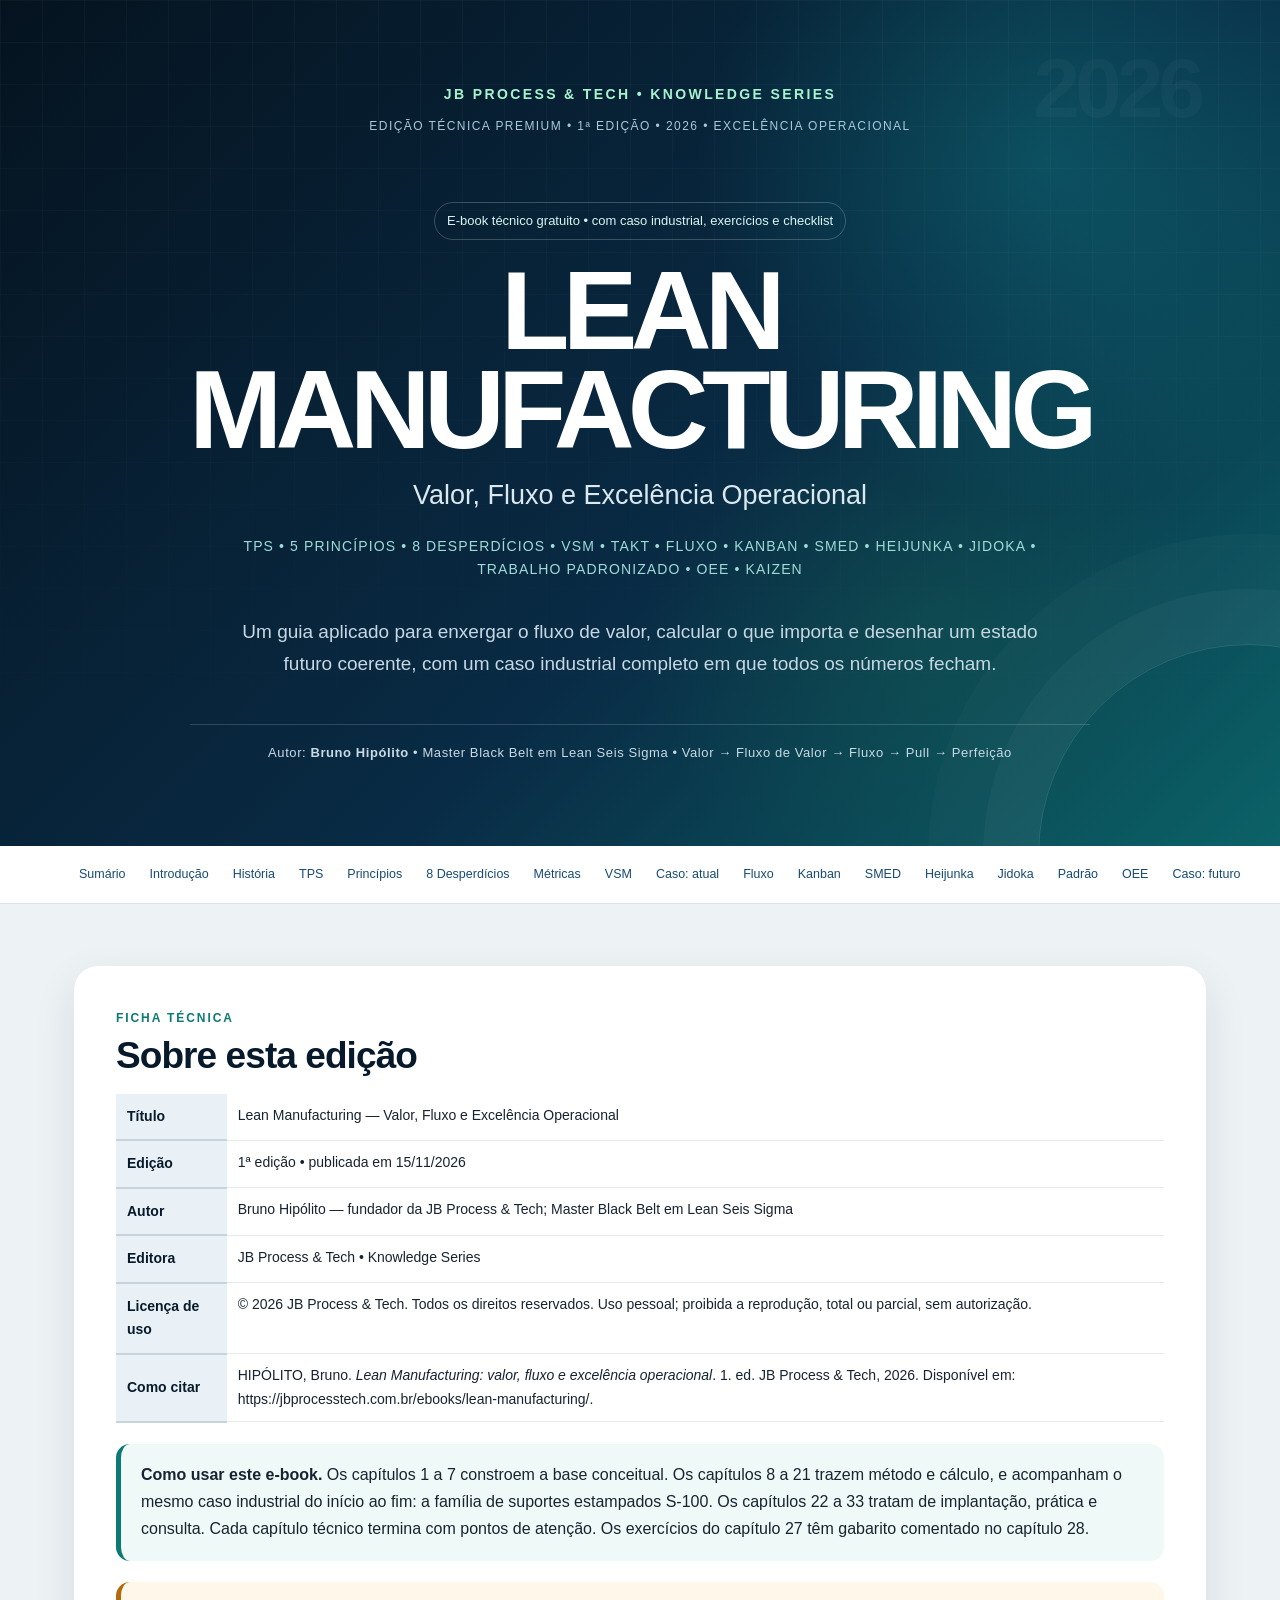
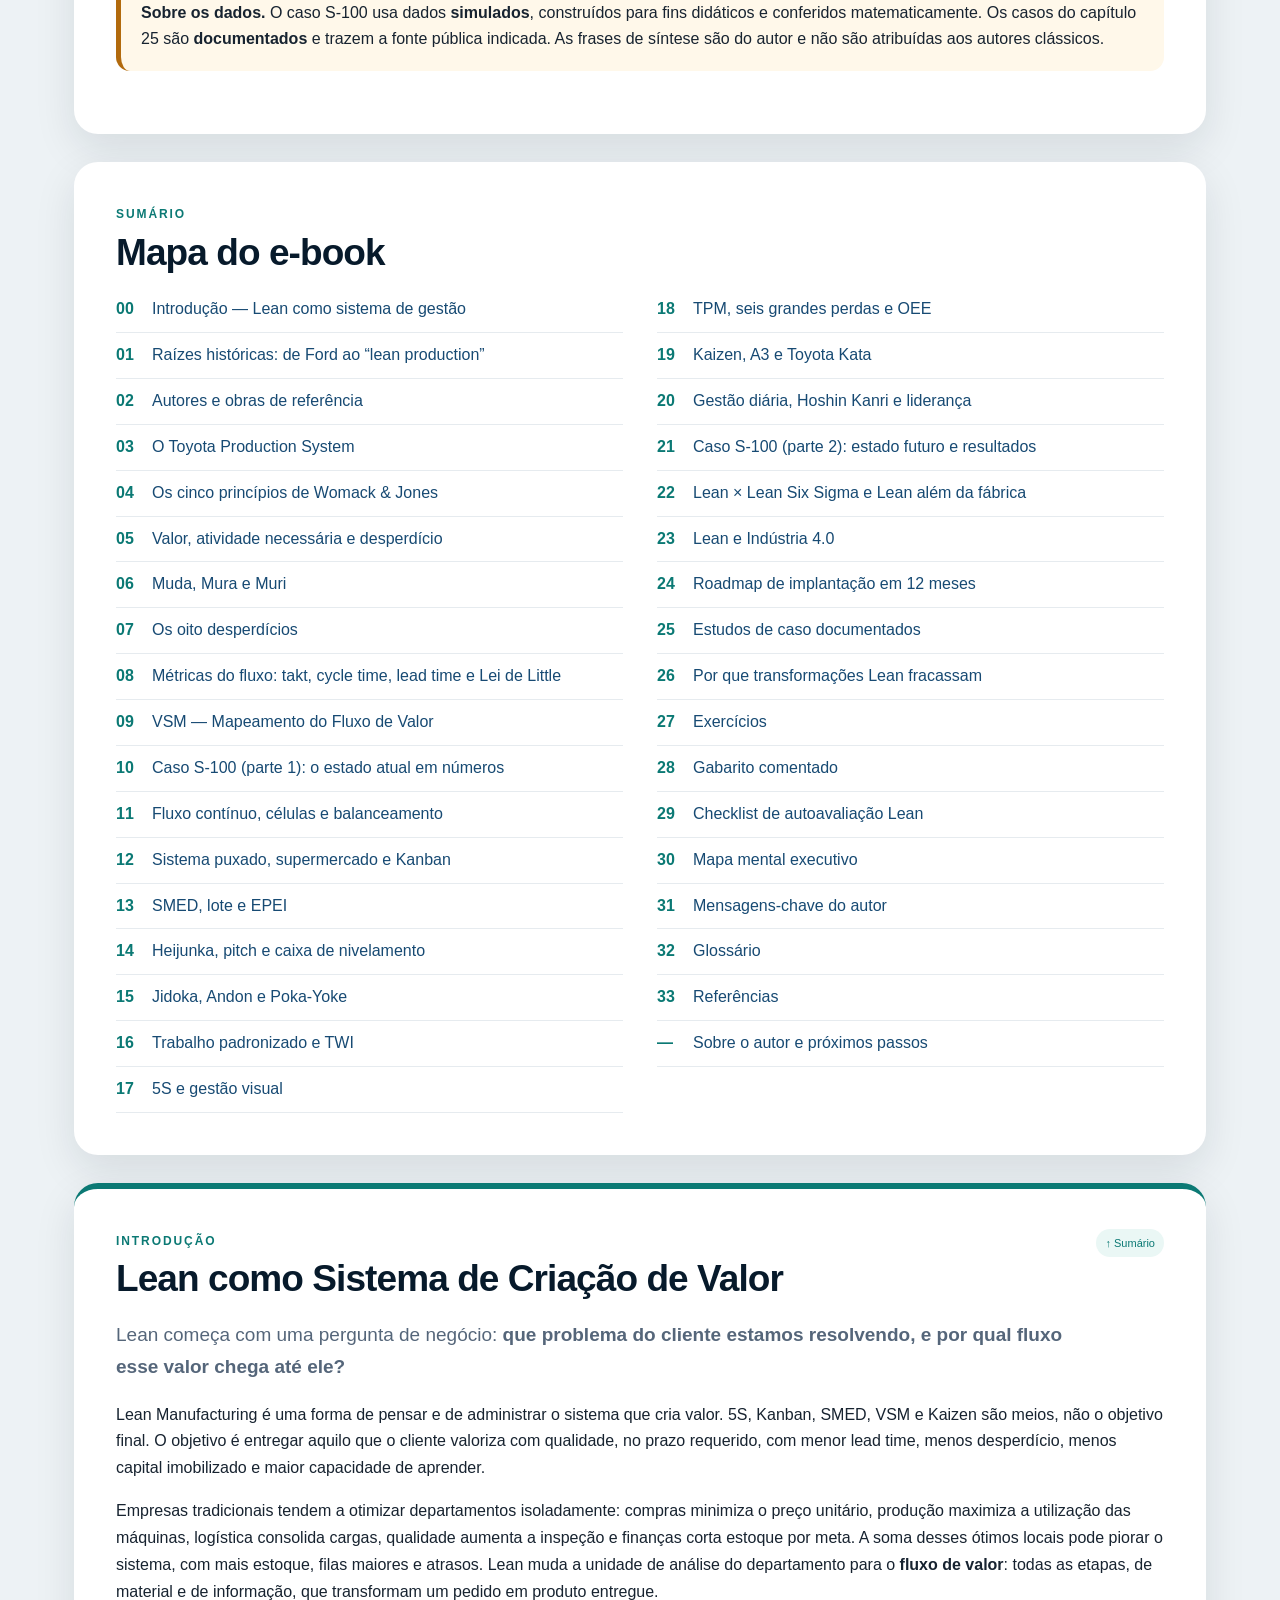
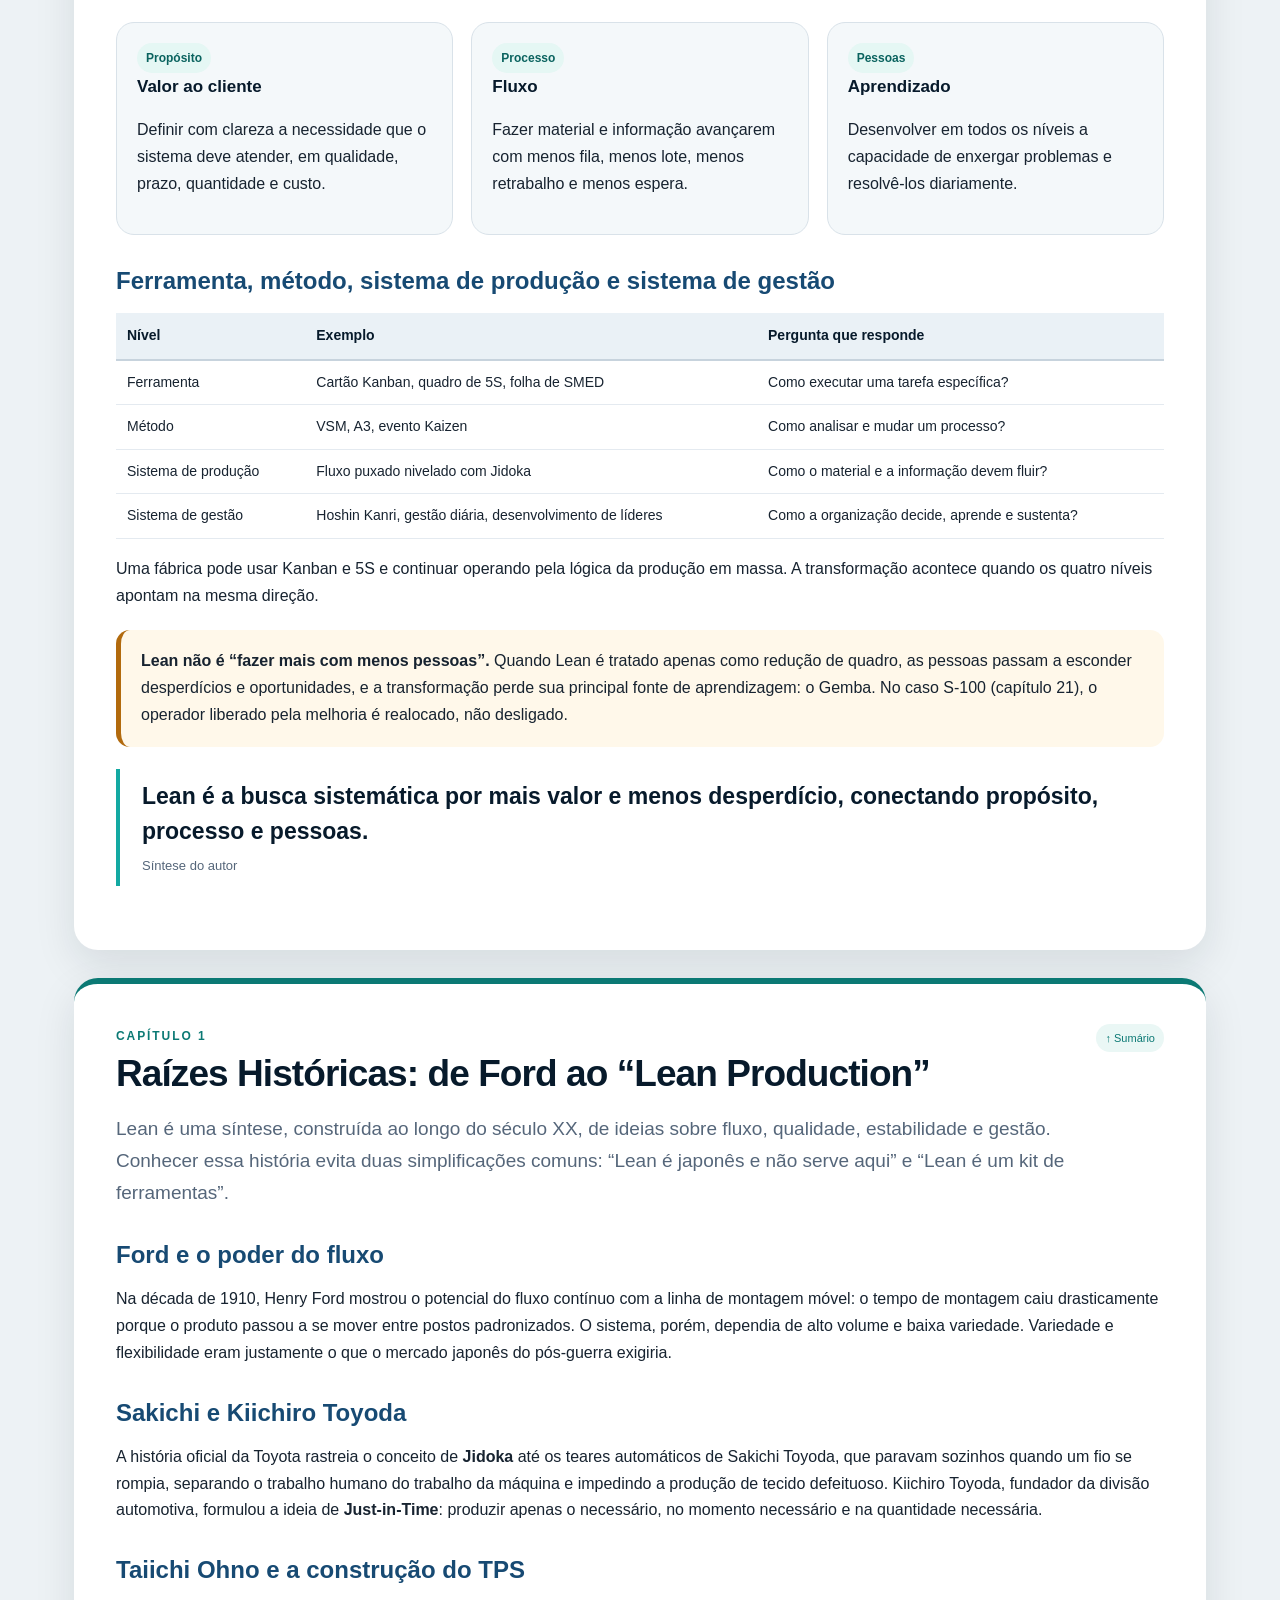
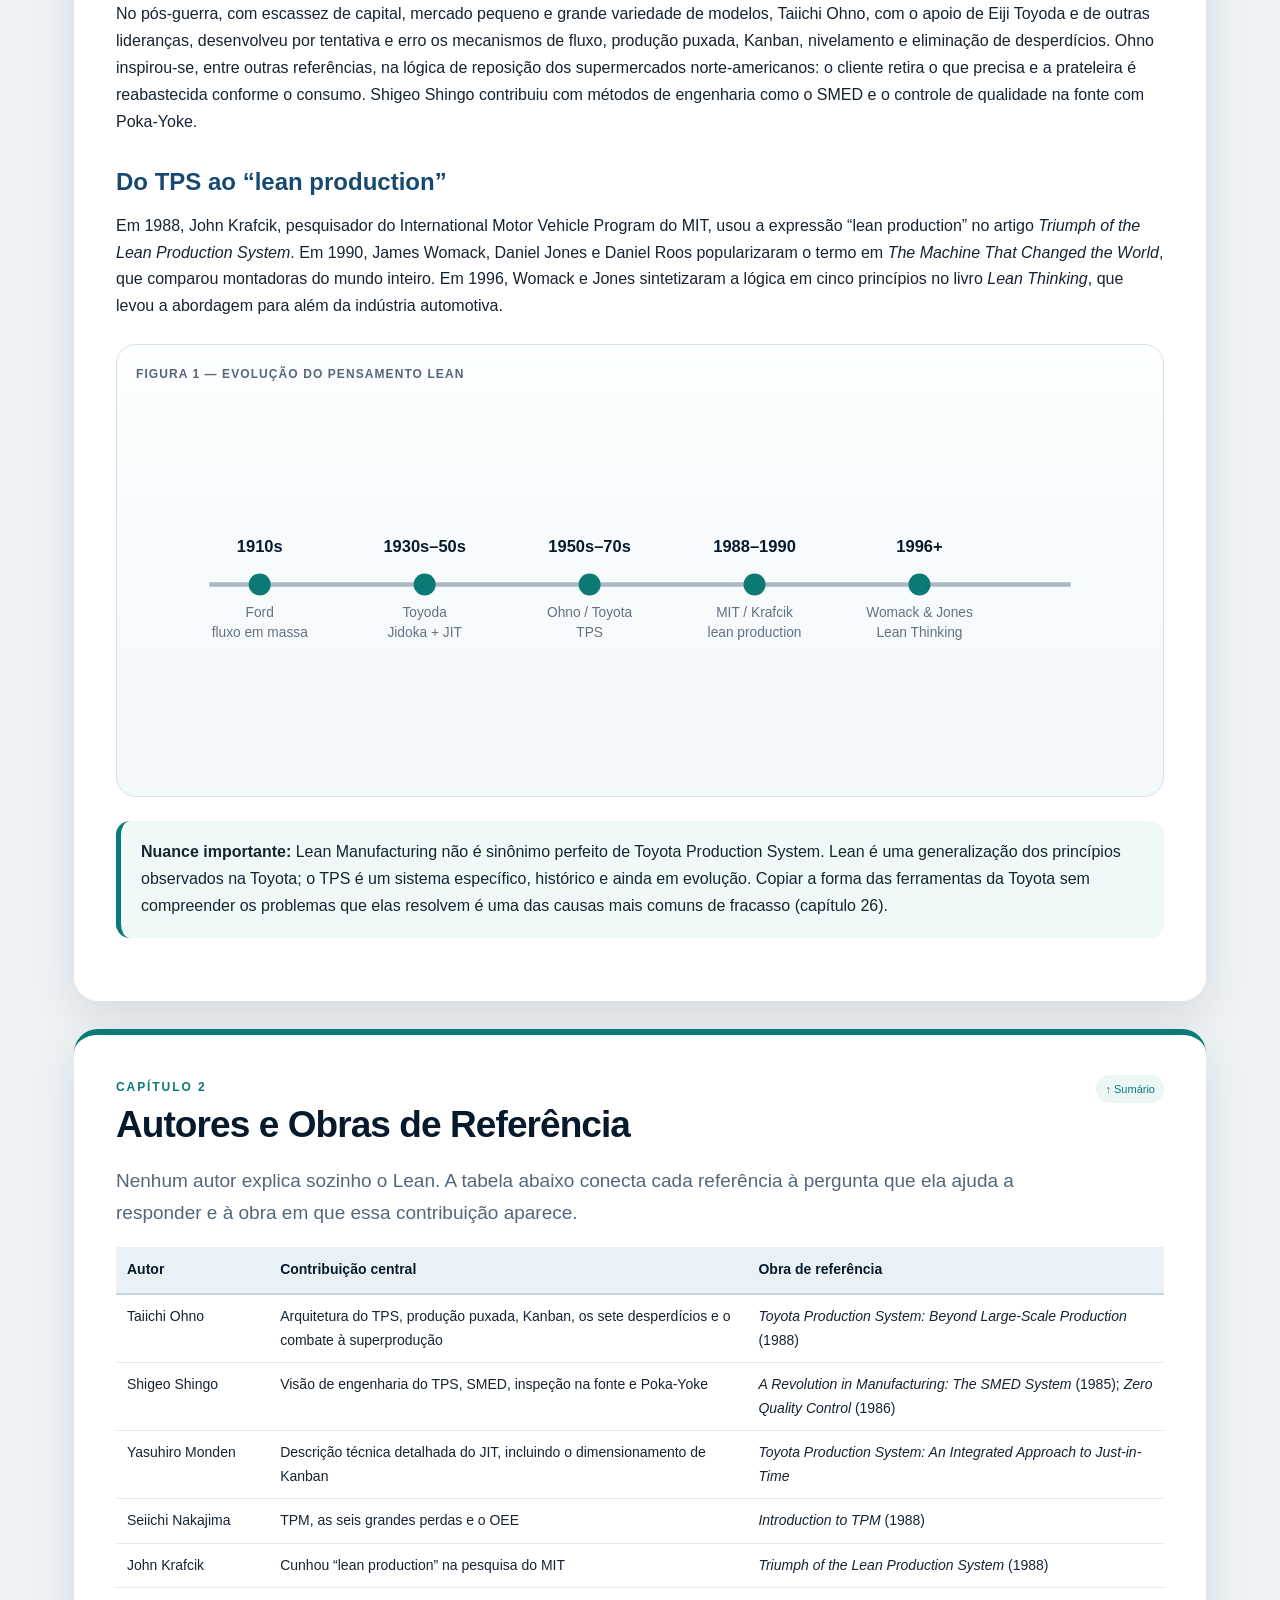
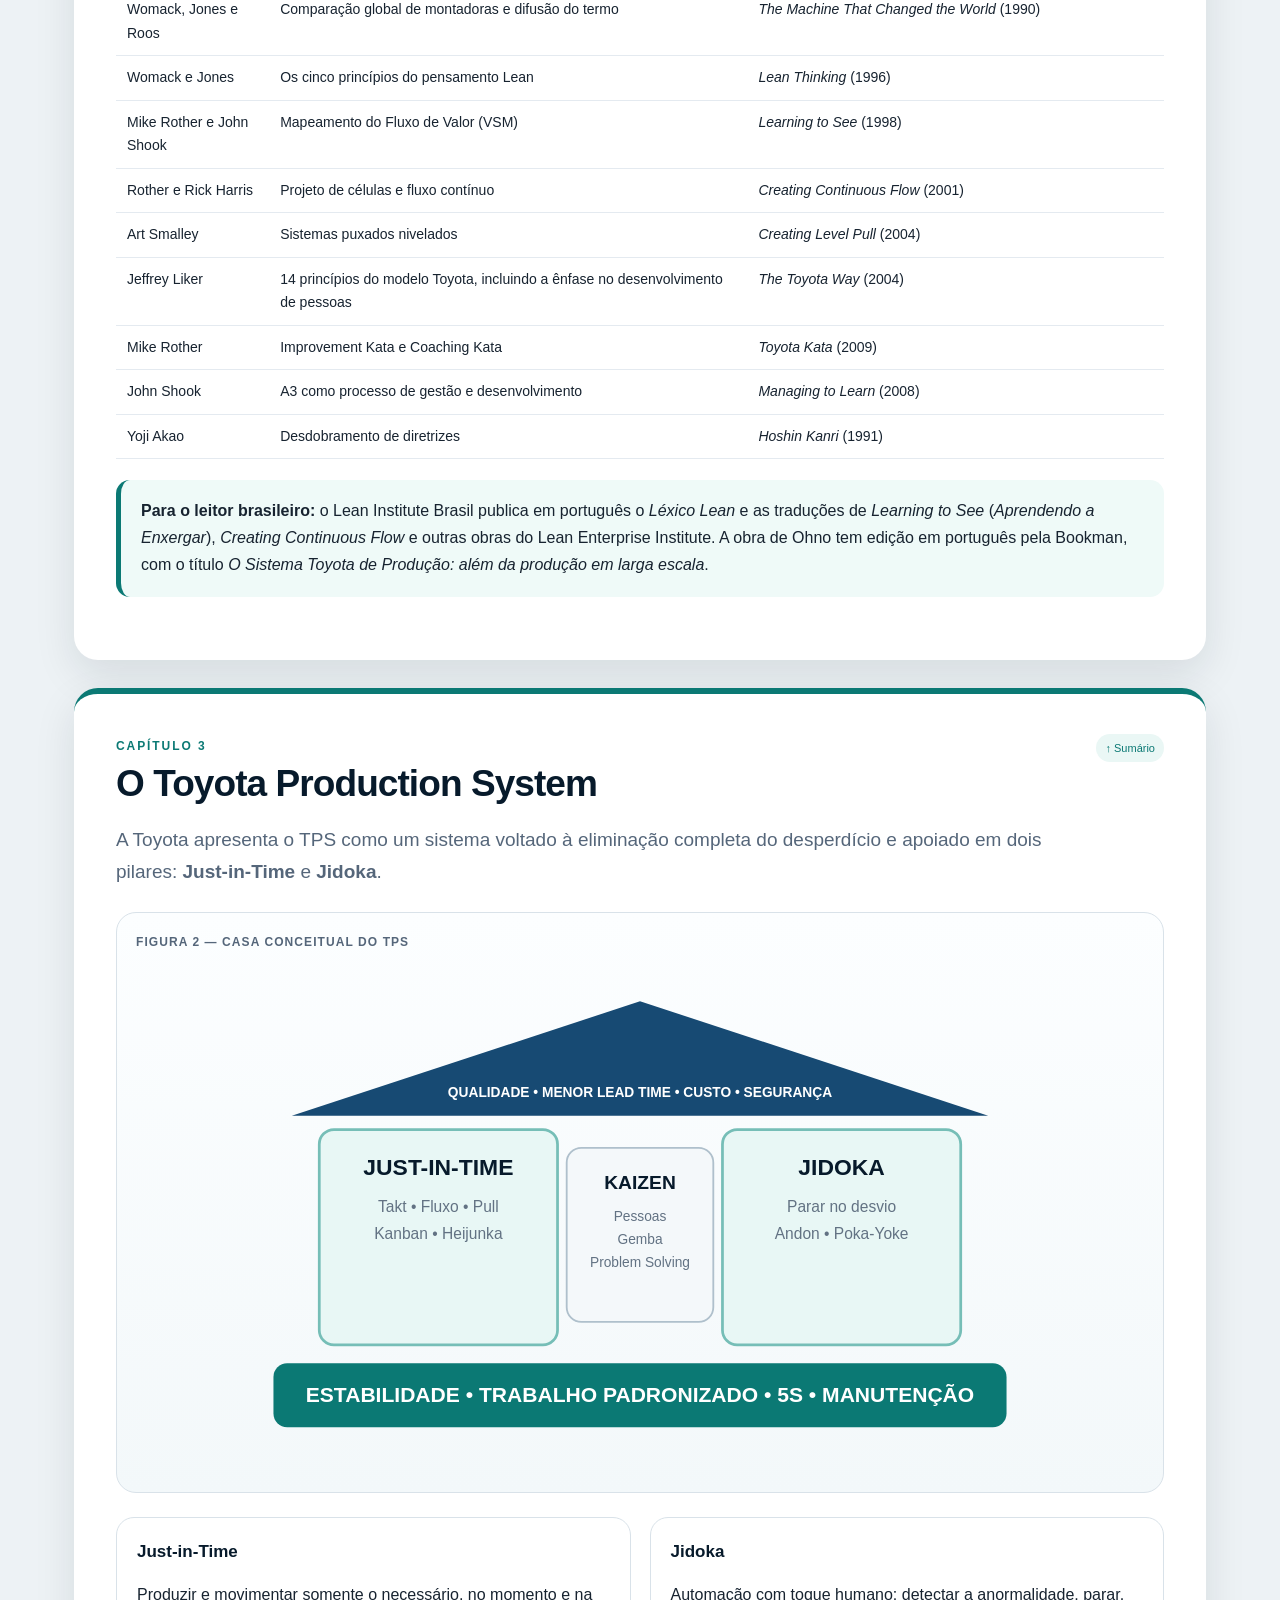
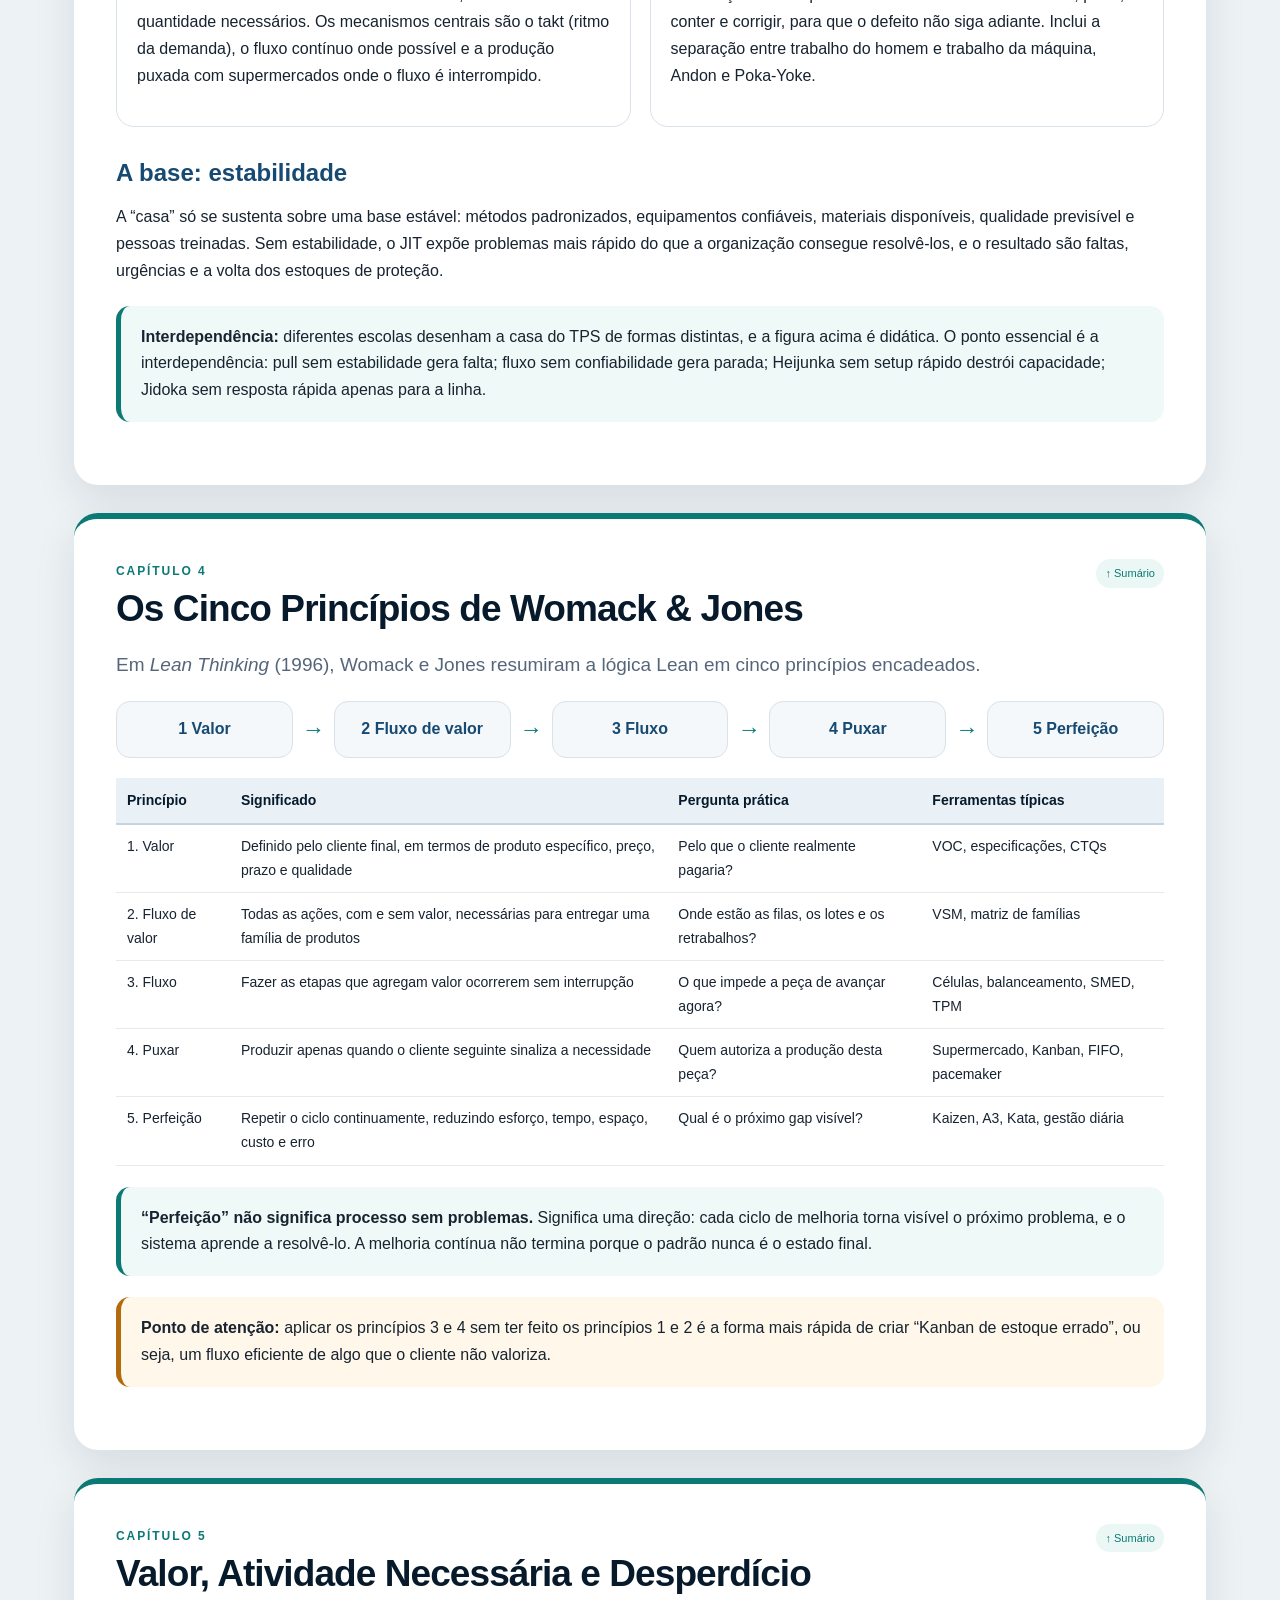
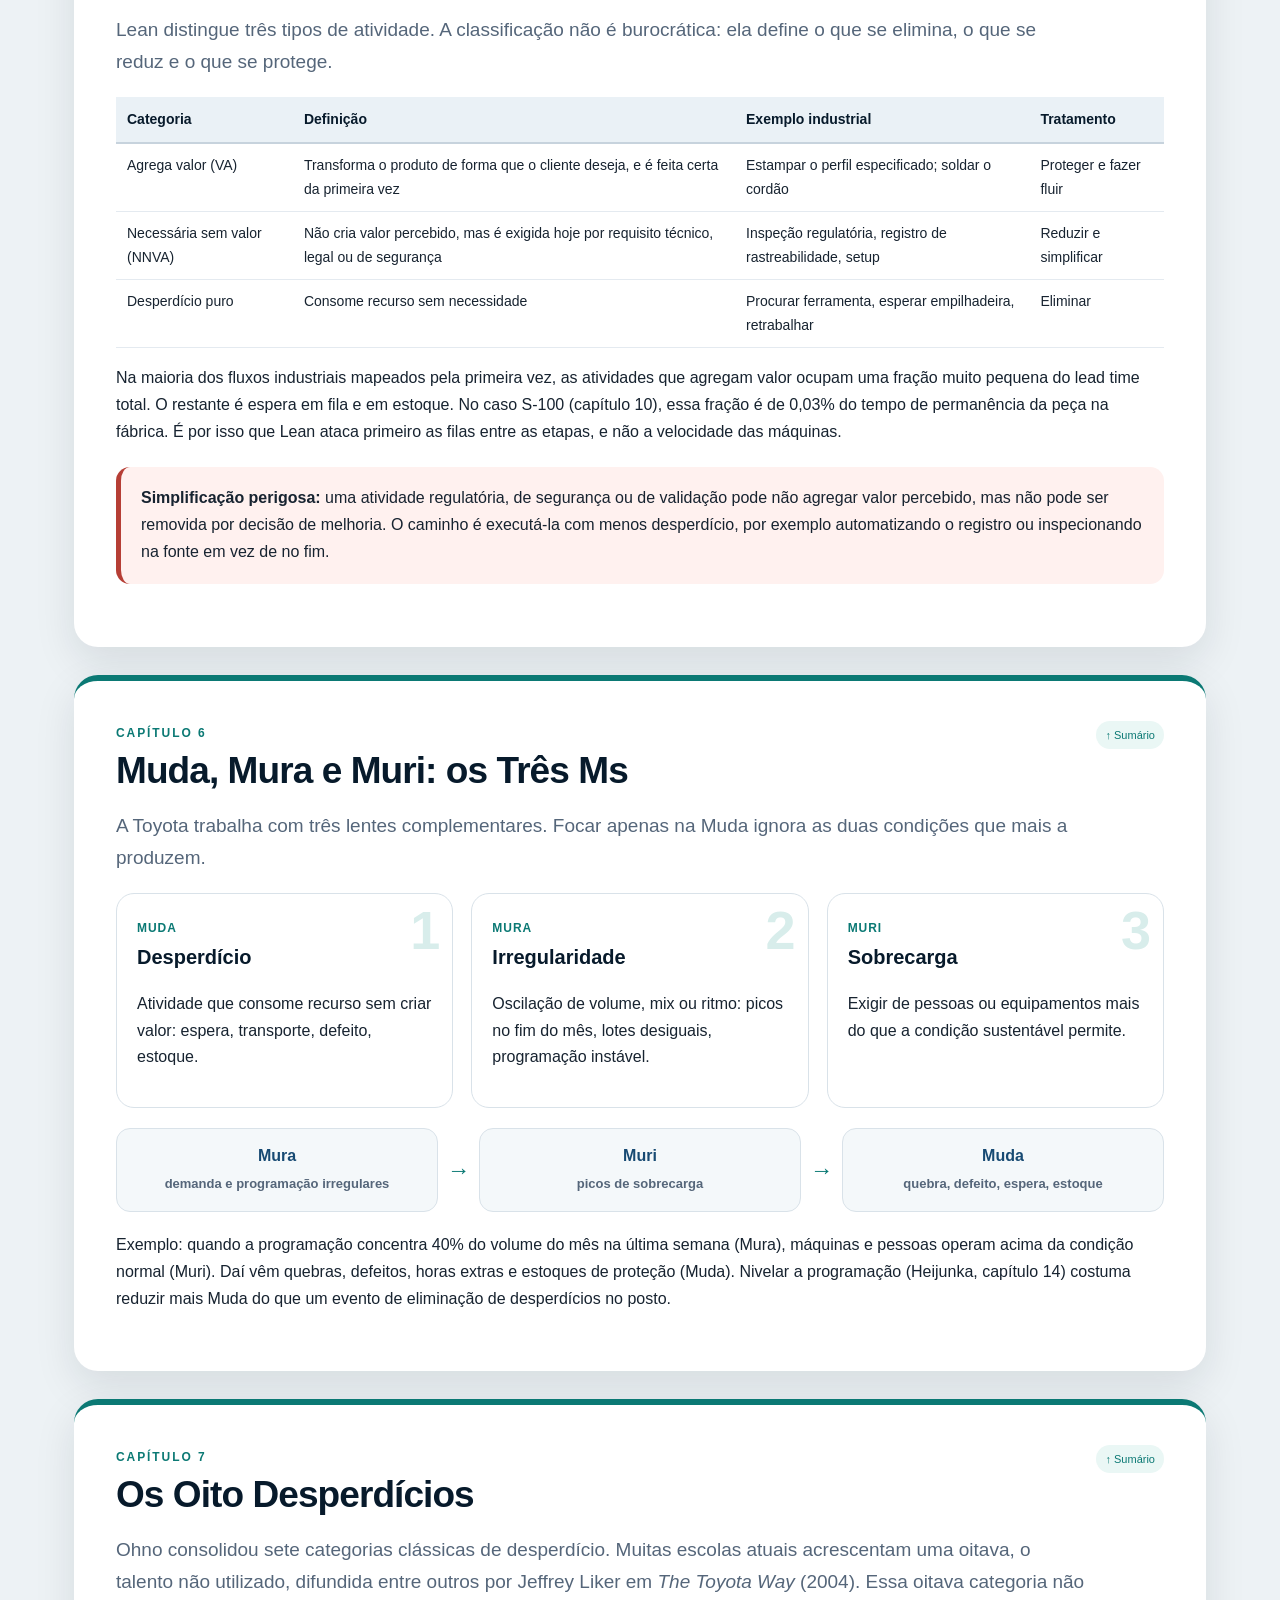
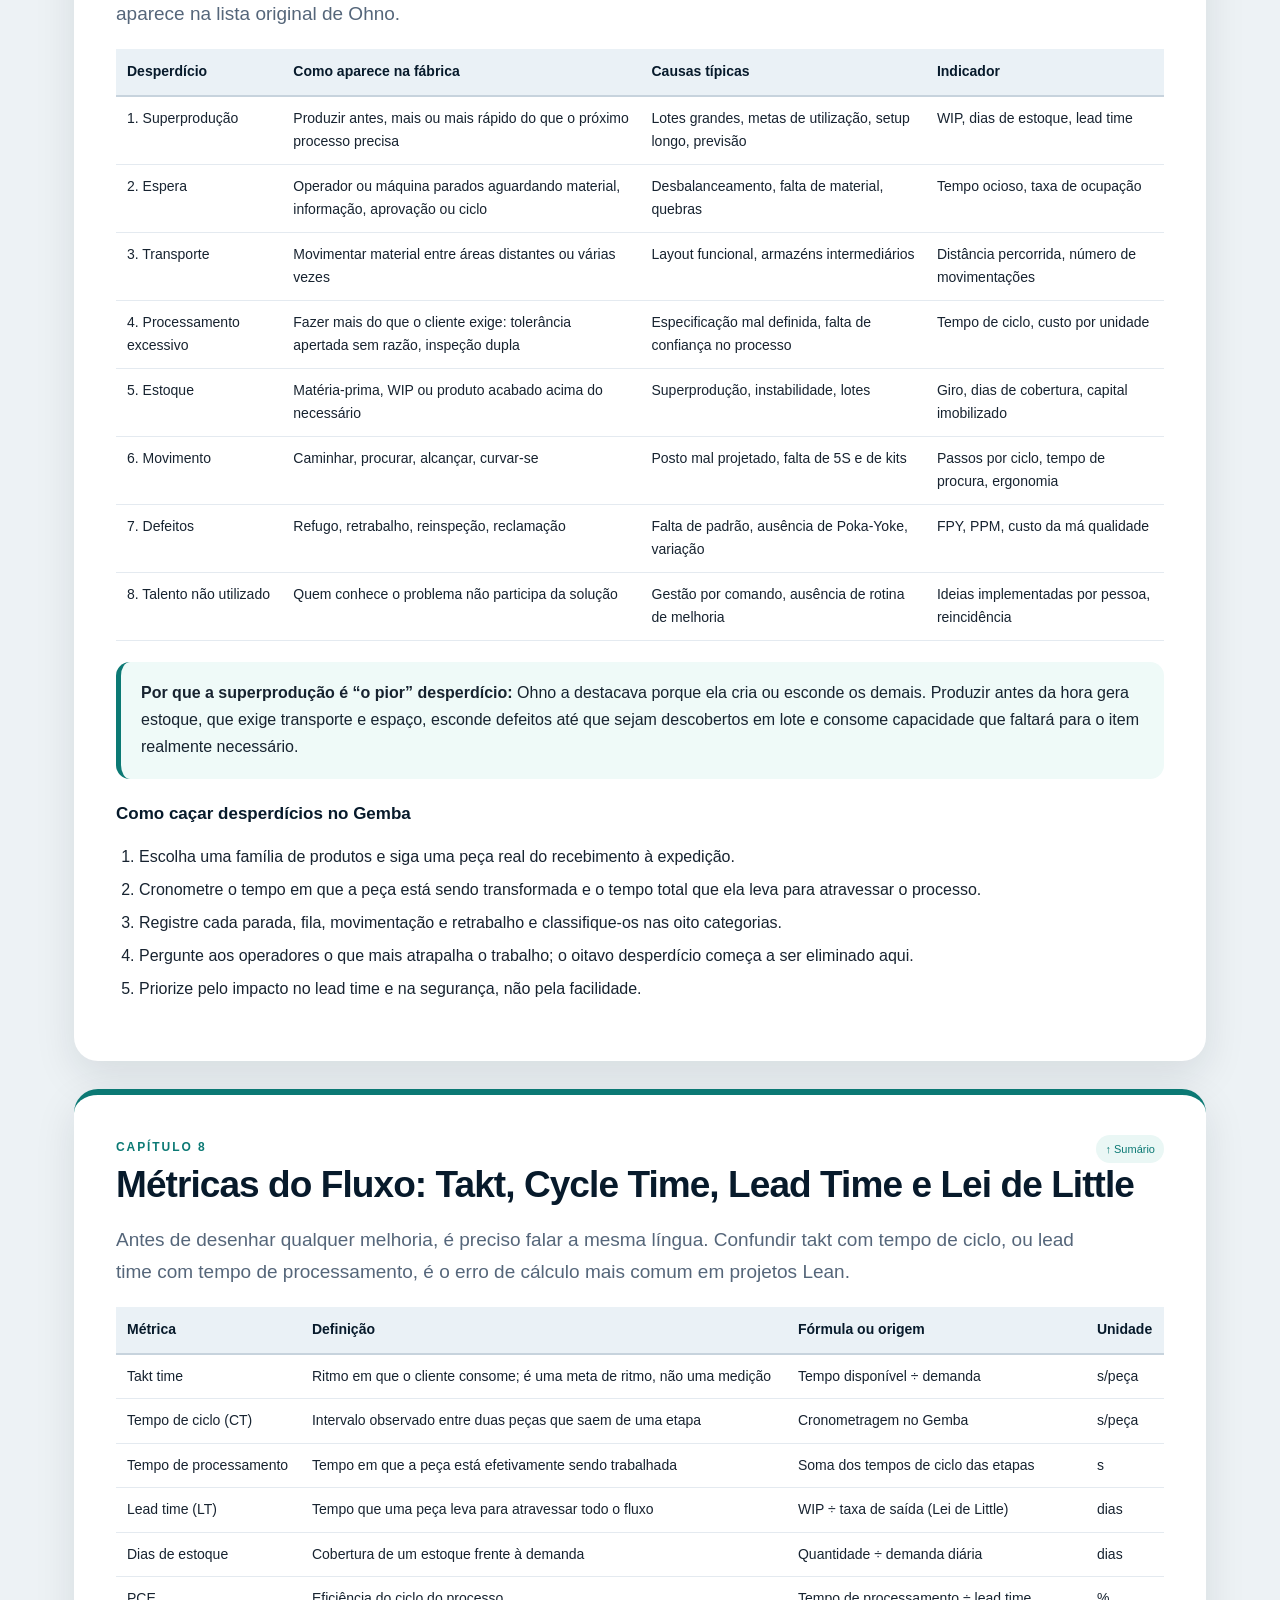
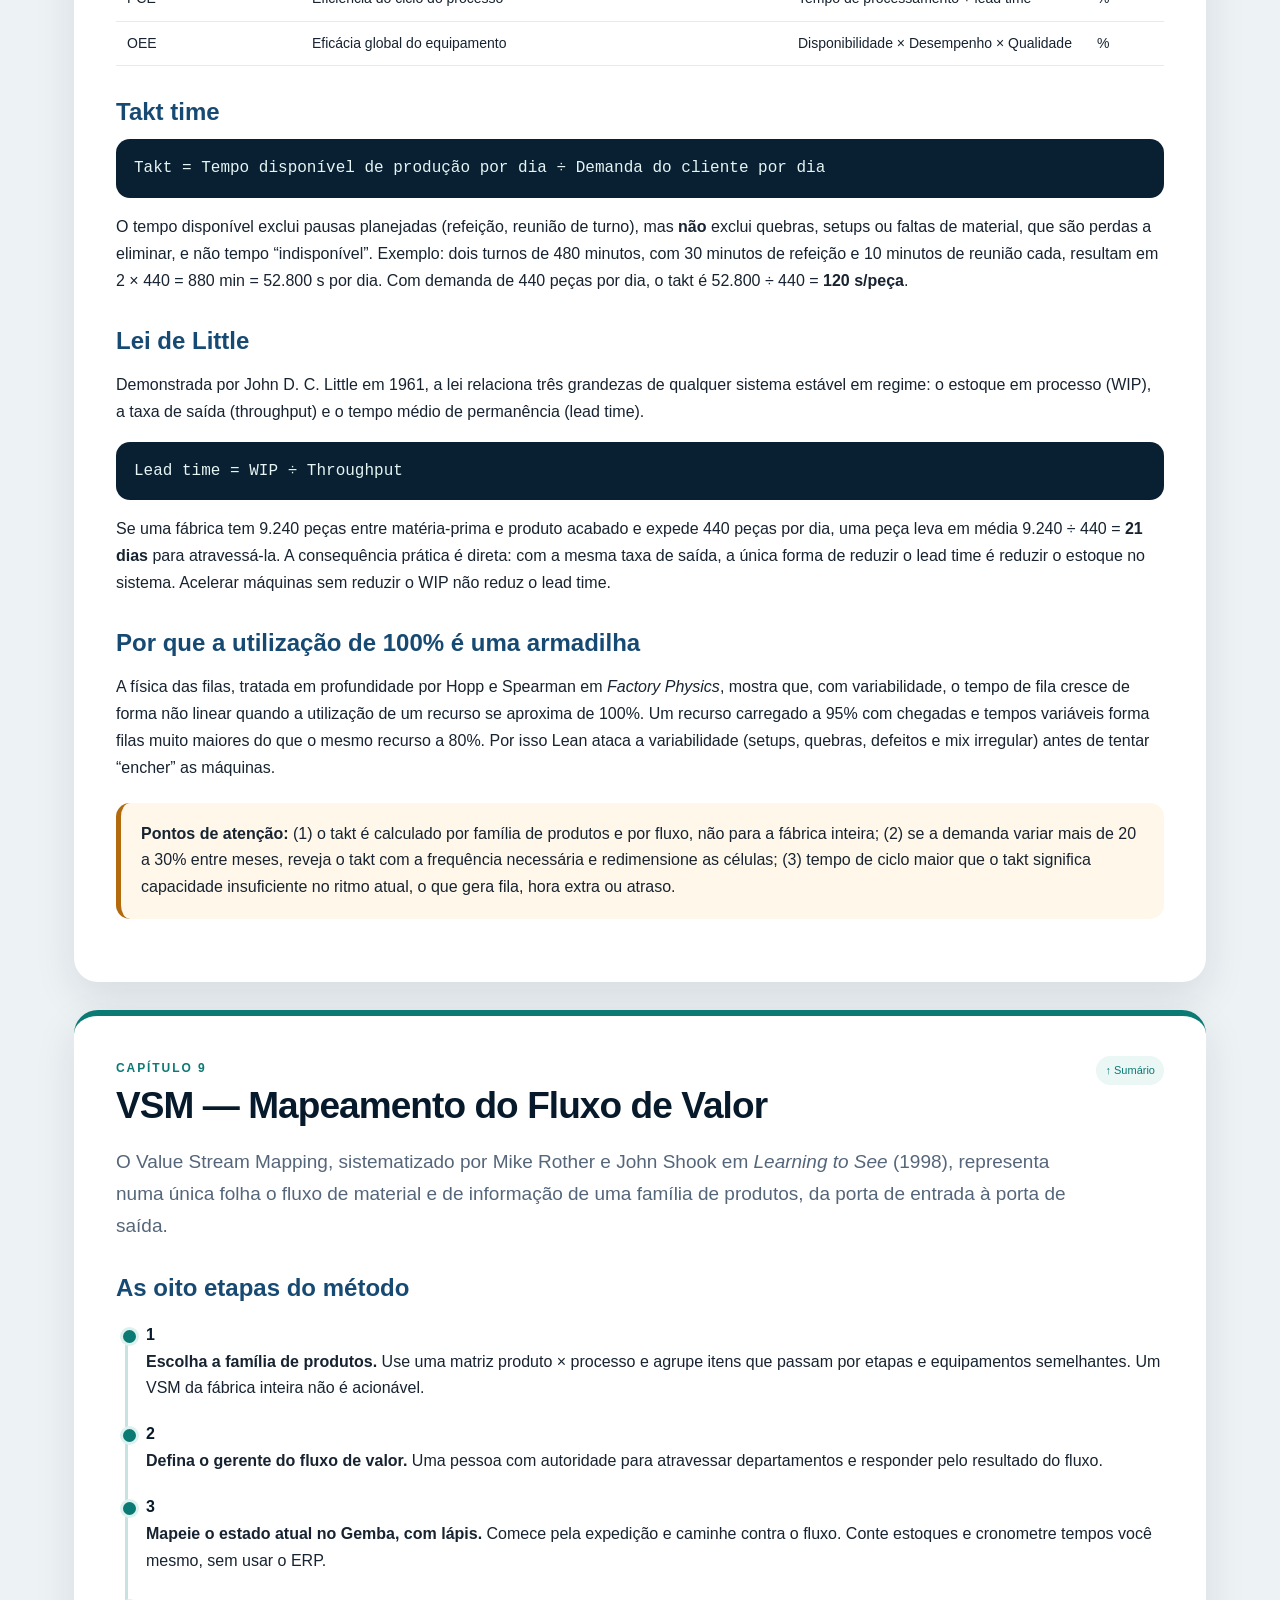
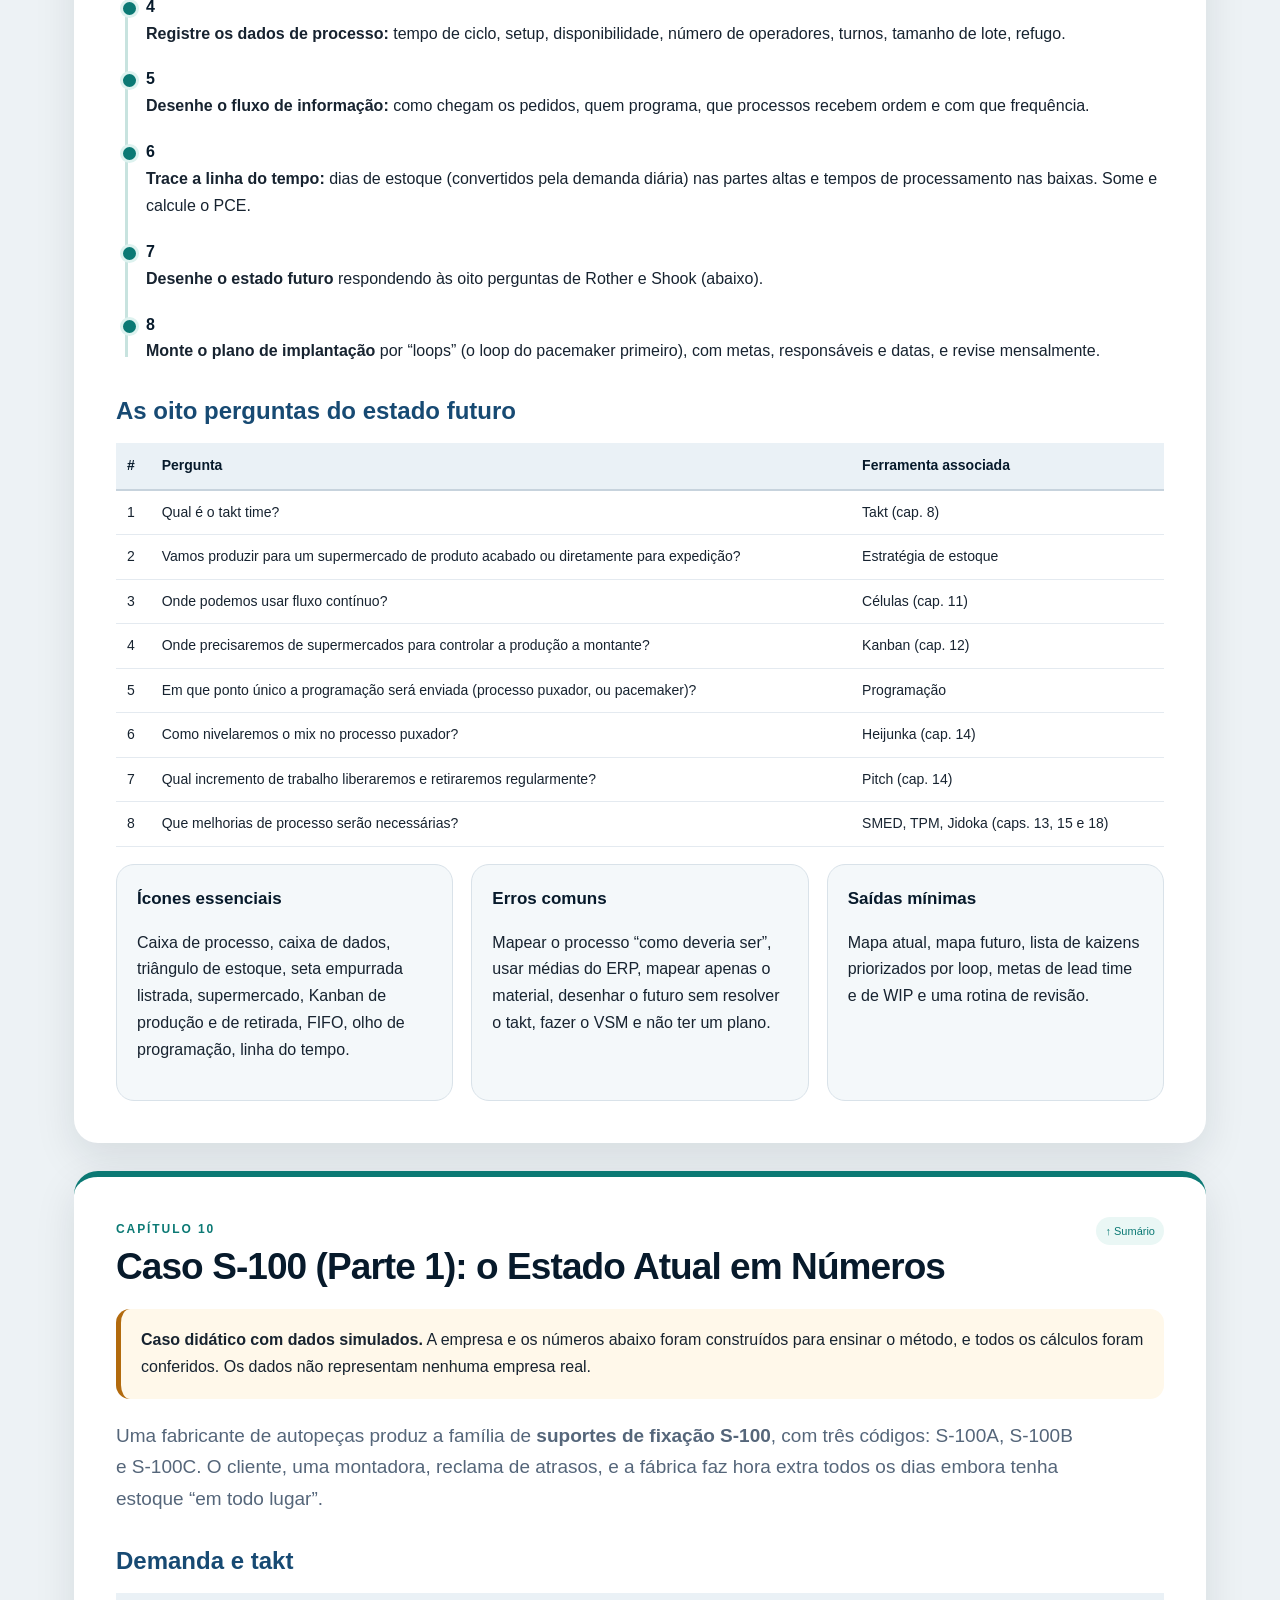
<file: ebooks/lean-manufacturing/index.html>
<!doctype html>
<html lang="pt-BR">
<head>
<meta charset="utf-8">
<meta name="viewport" content="width=device-width,initial-scale=1">
<title>Lean Manufacturing — Valor, Fluxo e Excelência Operacional | JB Process &amp; Tech</title>
<meta name="description" content="E-book técnico gratuito sobre Lean Manufacturing: TPS, 5 princípios, 8 desperdícios, VSM com caso industrial numérico, takt, Lei de Little, OEE, fluxo, Kanban, SMED, Heijunka, Jidoka, trabalho padronizado, roadmap, exercícios com gabarito e checklist de autoavaliação.">
<meta name="author" content="Bruno Hipólito">
<meta name="robots" content="index,follow">
<link rel="canonical" href="https://jbprocesstech.com.br/ebooks/lean-manufacturing/">
<meta property="og:type" content="book">
<meta property="og:locale" content="pt_BR">
<meta property="og:site_name" content="JB Process &amp; Tech">
<meta property="og:title" content="Lean Manufacturing — Valor, Fluxo e Excelência Operacional">
<meta property="og:description" content="Guia aplicado de Lean com caso industrial numérico completo (VSM atual e futuro), cálculos de takt, Kanban, EPEI e OEE, exercícios com gabarito e checklist de maturidade.">
<meta property="og:url" content="https://jbprocesstech.com.br/ebooks/lean-manufacturing/">
<meta property="og:image" content="https://jbprocesstech.com.br/ebooks/lean-manufacturing/og-lean-manufacturing.png">
<meta property="og:image:width" content="1200">
<meta property="og:image:height" content="630">
<meta property="og:image:alt" content="Capa do e-book Lean Manufacturing — JB Process &amp; Tech">
<meta name="twitter:card" content="summary_large_image">
<meta name="twitter:image" content="https://jbprocesstech.com.br/ebooks/lean-manufacturing/og-lean-manufacturing.png">
<meta property="book:author" content="Bruno Hipólito">
<meta property="book:release_date" content="2026-11-15">
<meta name="twitter:title" content="Lean Manufacturing — Valor, Fluxo e Excelência Operacional">
<meta name="twitter:description" content="TPS, VSM com caso numérico, takt, Kanban, SMED, Heijunka, OEE, exercícios e checklist.">
<script type="application/ld+json">
{"@context":"https://schema.org","@type":"Book","name":"Lean Manufacturing — Valor, Fluxo e Excelência Operacional","bookEdition":"1ª edição","inLanguage":"pt-BR","author":{"@type":"Person","name":"Bruno Hipólito","jobTitle":"Fundador da JB Process & Tech"},"publisher":{"@type":"Organization","name":"JB Process & Tech","url":"https://jbprocesstech.com.br/"},"datePublished":"2026-11-15","image":"https://jbprocesstech.com.br/ebooks/lean-manufacturing/og-lean-manufacturing.png","copyrightYear":2026,"copyrightHolder":{"@type":"Organization","name":"JB Process & Tech"},"url":"https://jbprocesstech.com.br/ebooks/lean-manufacturing/","isAccessibleForFree":true}
</script>
<style>

:root{
--navy:#071A2B;--navy2:#0B2C46;--blue:#174A73;--teal:#0B7974;--cyan:#13A9A2;
--green:#237A4A;--amber:#B26A0D;--red:#B63E35;--purple:#6B5FA8;--ink:#172330;
--muted:#55667A;--line:#D9E2E9;--soft:#F4F8FA;--white:#FFF;--shadow:0 15px 42px rgba(7,26,43,.10)
}
*{box-sizing:border-box}html{scroll-behavior:smooth}
body{margin:0;background:#EDF2F5;color:var(--ink);font:16px/1.68 Inter,Segoe UI,Arial,sans-serif}
a{color:var(--teal)}
.hero{min-height:94vh;display:flex;align-items:center;position:relative;overflow:hidden;color:white;
background:radial-gradient(circle at 82% 19%,rgba(19,169,162,.30),transparent 28%),radial-gradient(circle at 72% 75%,rgba(35,122,74,.18),transparent 25%),linear-gradient(135deg,#05131F,#092B45 58%,#0B6267)}
.hero:before{content:"";position:absolute;inset:0;background-image:linear-gradient(#ffffff08 1px,transparent 1px),linear-gradient(90deg,#ffffff08 1px,transparent 1px);background-size:42px 42px;mask-image:linear-gradient(black,transparent)}
.hero:after{content:"";position:absolute;width:420px;height:420px;border-radius:50%;right:-180px;bottom:-220px;border:1px solid #ffffff20;box-shadow:0 0 0 55px #ffffff08,0 0 0 110px #ffffff05}
.hero-inner{width:100%;max-width:1200px;margin:auto;padding:80px 42px;position:relative;z-index:1;text-align:center}
.premium-cover:after{content:"2026";position:absolute;right:40px;top:15px;font-size:84px;font-weight:900;color:#ffffff08;letter-spacing:-.06em}
.brand{font-size:14px;letter-spacing:.17em;text-transform:uppercase;font-weight:800;color:#A7F3D0}
.cover-meta{margin-top:10px;font-size:12px;letter-spacing:.12em;text-transform:uppercase;color:#A9C9D9}
.cover-grid{display:grid;grid-template-columns:1fr;justify-items:center;margin-top:32px;text-align:center}
.cover-left{display:flex;flex-direction:column;align-items:center;max-width:940px}
.eyebrow{display:inline-block;margin-top:34px;padding:7px 12px;border:1px solid #ffffff35;border-radius:999px;color:#D8F5F0;font-size:13px}
h1{font-size:clamp(62px,10vw,112px);line-height:.88;letter-spacing:-.06em;margin:22px 0 18px}
.subtitle{font-size:27px;line-height:1.35;max-width:930px;color:#DBE8F0;margin:auto}
.cover-strap{font-size:14px;text-transform:uppercase;letter-spacing:.08em;color:#9FDCD6;max-width:880px;margin:21px auto 0}
.hero-note{margin:34px auto 0;max-width:840px;color:#C7D8E4;font-size:19px}
.cover-bottom{margin-top:44px;padding-top:17px;border-top:1px solid #ffffff28;color:#C8DAE5;font-size:13px;letter-spacing:.045em;text-align:center;max-width:900px;margin-left:auto;margin-right:auto}
nav{position:sticky;top:0;z-index:30;background:#fffffff8;border-bottom:1px solid var(--line);backdrop-filter:blur(9px)}
nav .inner{max-width:1200px;margin:auto;padding:10px 30px;display:flex;gap:6px;overflow:auto}
nav a{white-space:nowrap;text-decoration:none;font-size:12.5px;color:var(--blue);padding:8px 9px;border-radius:8px}
nav a:hover{background:#EDF4F7}
main{max-width:1200px;margin:auto;padding:34px}
section{background:white;border-radius:24px;padding:42px;margin:28px 0;box-shadow:var(--shadow)}
.chapter{border-top:6px solid var(--teal)}
.kicker{font-size:12px;letter-spacing:.16em;text-transform:uppercase;font-weight:850;color:var(--teal)}
h2{font-size:37px;line-height:1.1;letter-spacing:-.025em;margin:8px 0 14px;color:var(--navy)}
h3{font-size:24px;line-height:1.25;color:var(--blue);margin:31px 0 10px}
h4{font-size:17px;color:var(--navy);margin:20px 0 7px}
.lead{font-size:19px;color:var(--muted);max-width:970px}.small{font-size:13px;color:var(--muted)}
.grid2{display:grid;grid-template-columns:repeat(2,1fr);gap:19px}.grid3{display:grid;grid-template-columns:repeat(3,1fr);gap:18px}.grid4{display:grid;grid-template-columns:repeat(4,1fr);gap:15px}.grid5{display:grid;grid-template-columns:repeat(5,1fr);gap:12px}
.card{border:1px solid var(--line);border-radius:18px;padding:20px;background:white}.soft{background:var(--soft)}.card h3,.card h4{margin-top:0}
.badge{display:inline-block;padding:5px 9px;border-radius:999px;background:#E5F7F4;color:#0A635F;font-size:12px;font-weight:800}
.callout{border-left:5px solid var(--teal);background:#EFFAF8;border-radius:14px;padding:18px 20px;margin:21px 0}
.warn{border-left-color:var(--amber);background:#FFF8EA}.danger{border-left-color:var(--red);background:#FFF1EF}.ok{border-left-color:var(--green);background:#F0FAF4}
.quote{font-size:23px;line-height:1.5;color:var(--navy);font-weight:700;border-left:4px solid var(--cyan);padding:10px 0 10px 22px;margin:22px 0}
.attribution{display:block;font-size:13px;color:var(--muted);font-weight:500;margin-top:8px}
table{width:100%;border-collapse:collapse;font-size:14px;margin:17px 0}th{background:#EAF1F6;color:var(--navy);text-align:left;padding:11px;border-bottom:2px solid #C7D3DD}td{padding:10px 11px;border-bottom:1px solid #E4EAF0;vertical-align:top}tr:hover td{background:#FAFCFD}
ul,ol{padding-left:23px}li{margin:6px 0}
.toc{columns:2;column-gap:34px}.toc a{display:block;break-inside:avoid;padding:9px 0;border-bottom:1px solid #E6EBEF;text-decoration:none;color:var(--blue)}.toc b{color:var(--teal);display:inline-block;min-width:36px}
.flow{display:flex;gap:9px;align-items:stretch;flex-wrap:wrap;margin:20px 0}.step{flex:1;min-width:135px;background:var(--soft);border:1px solid var(--line);border-radius:14px;padding:14px;text-align:center;font-weight:800;color:var(--blue)}.arrow{display:flex;align-items:center;font-size:23px;font-weight:900;color:var(--teal)}
.visual{border:1px solid var(--line);border-radius:20px;padding:19px;background:linear-gradient(#FCFEFF,#F3F8FA);margin:24px 0;overflow:hidden}.visual-title{font-size:12px;letter-spacing:.09em;text-transform:uppercase;font-weight:850;color:var(--muted);margin-bottom:8px}svg{display:block;width:100%;height:auto}
.pill{display:inline-block;padding:6px 9px;border-radius:999px;background:#EDF4F8;color:var(--blue);font-size:13px;font-weight:700;margin:3px}
.formula{display:block;background:#091F32;color:#E5F5F3;border-radius:14px;padding:16px 18px;font-family:Consolas,monospace;margin:12px 0}
.author{border-left:5px solid var(--blue);background:#F4F8FB}.author h3{margin-top:0}.author .name{font-size:21px;color:var(--navy);font-weight:850}.author .contrib{font-size:13px;text-transform:uppercase;letter-spacing:.08em;color:var(--teal);font-weight:850}
.timeline{position:relative;padding-left:30px}.timeline:before{content:"";position:absolute;left:9px;top:6px;bottom:8px;width:3px;background:#C8E3DF}.time{position:relative;margin:19px 0}.time:before{content:"";position:absolute;left:-26px;top:5px;width:13px;height:13px;border-radius:50%;background:var(--teal);border:3px solid #DDF2EF}.time b{color:var(--navy)}
.case{background:#081E30;color:#E5EEF4}.case h2,.case h3,.case h4,.case .quote{color:white}.case .lead,.case .small{color:#C9D8E3}.case .card{background:#ffffff0d;border-color:#ffffff20}.case table{background:white;color:var(--ink)}.case th{background:#E8F0F5}
.kpi{font-size:31px;font-weight:900;color:var(--navy)}.kpi-label{font-size:12px;color:var(--muted);text-transform:uppercase;letter-spacing:.08em}.case .kpi,.case .kpi-label{color:white}
.refs li{margin:11px 0}.refs a{word-break:break-word}.reference-note{background:#F8FAFB;border:1px solid var(--line);border-radius:15px;padding:16px;margin-top:22px;font-size:13px;color:#516171}.reference-note b{color:var(--navy)}
.glossary{display:grid;grid-template-columns:repeat(2,1fr);gap:10px}.term{border:1px solid var(--line);border-radius:14px;padding:13px}.term b{color:var(--navy)}
.s-card{position:relative;overflow:hidden}.s-card .num{font-size:54px;line-height:1;font-weight:900;color:#D8EDEB;position:absolute;right:12px;top:9px}.s-card strong{display:block;font-size:20px;color:var(--navy);margin-bottom:4px}.s-card em{font-style:normal;font-size:12px;color:var(--teal);text-transform:uppercase;font-weight:800;letter-spacing:.08em}
.score{display:grid;grid-template-columns:160px 1fr 60px;gap:10px;align-items:center;margin:8px 0;font-size:13px}.bar{height:13px;border-radius:999px;background:#E7EDF1;overflow:hidden}.bar i{height:100%;display:block;background:linear-gradient(90deg,#0B7974,#13A9A2);border-radius:999px}
.message-grid{display:grid;grid-template-columns:repeat(2,1fr);gap:14px}.message-card{position:relative;border:1px solid var(--line);border-radius:18px;padding:20px 20px 18px 58px;background:linear-gradient(135deg,#FFFFFF,#F6FAFB)}.message-card span{position:absolute;left:17px;top:18px;width:29px;height:29px;border-radius:50%;display:grid;place-items:center;background:var(--teal);color:white;font-size:11px;font-weight:900}.message-card strong{display:block;color:var(--navy);font-size:16px;line-height:1.35}.message-card p{margin:7px 0 0;color:var(--muted);font-size:14px}
.author-signoff{margin-top:26px;padding:24px;border-radius:18px;background:linear-gradient(135deg,#071A2B,#0B4F59);color:white}.author-signoff span{display:block;font-size:11px;letter-spacing:.14em;color:#A7F3D0;text-transform:uppercase;font-weight:800}.author-signoff strong{display:block;font-size:24px;margin-top:5px}
.back-toc{float:right;font-size:11px;text-decoration:none;color:var(--teal);background:#EAF7F5;border-radius:999px;padding:5px 9px;margin-top:-2px}
.footer{text-align:center;padding:44px 30px 65px;color:#657586;font-size:13px}
@media(max-width:900px){main{padding:18px}section{padding:28px}.grid2,.grid3,.grid4,.grid5,.glossary,.message-grid{grid-template-columns:1fr}.toc{columns:1}h2{font-size:31px}.hero-inner{padding:58px 24px}.subtitle{font-size:21px}.premium-cover:after{right:20px;top:20px;font-size:64px}.score{grid-template-columns:110px 1fr 45px}}
@page{size:A4;margin:15mm 14mm 17mm 14mm;@bottom-left{content:"JB Process & Tech • LEAN MANUFACTURING";font-size:8pt;color:#7A8792}@bottom-right{content:"Página " counter(page);font-size:8pt;color:#7A8792}}
@page cover{size:A4;margin:0}
@media print{
*{-webkit-print-color-adjust:exact!important;print-color-adjust:exact!important}
body{background:#fff;font-size:10.2pt;line-height:1.52}
nav{display:none!important}main{max-width:none;padding:0}
.hero{page:cover;width:210mm;height:297mm;min-height:297mm;margin:0;break-after:page;overflow:hidden}
.hero-inner{display:flex;flex-direction:column;align-items:center;justify-content:center;min-height:297mm;max-width:none;padding:26mm 18mm 17mm;text-align:center}
.cover-grid{grid-template-columns:1fr;justify-items:center;margin-top:14mm}.cover-left{max-width:150mm}.cover-left h1{font-size:49pt}.subtitle{font-size:20pt}.hero-note{font-size:10.5pt;max-width:128mm}.cover-strap{font-size:8.5pt}.cover-bottom{position:absolute;left:18mm;right:18mm;bottom:18mm}.premium-cover:after{right:18mm;top:14mm;font-size:52pt}
section{box-shadow:none;border-radius:0;padding:0;margin:0 0 8mm;background:#fff}
section.chapter{break-before:page;border-top:0;padding-top:0}#sumario{break-before:page}
h2{font-size:23pt;margin-top:0}h3{font-size:14.5pt}h4{font-size:11.5pt}h2,h3,h4{break-after:avoid-page}
p,li{orphans:3;widows:3}.lead{font-size:11.5pt}.grid2,.grid3,.grid4,.grid5,.message-grid{gap:4mm}.visual,.card,table{break-inside:avoid}.back-toc{display:none}
}

.ph{background:#FFF1B8;color:#5A4300;border:1px dashed #C79A00;border-radius:6px;padding:1px 6px;font-weight:800;font-style:normal}
.exercise{border:1px solid var(--line);border-left:5px solid var(--purple);border-radius:14px;padding:16px 18px;margin:16px 0;background:#FAF9FE}
.exercise b.n{color:var(--purple)}
.answer{border:1px solid var(--line);border-left:5px solid var(--green);border-radius:14px;padding:14px 18px;margin:14px 0;background:#F6FBF8}
.check td:last-child,.check th:last-child{text-align:center;width:120px}
.num td:not(:first-child),.num th:not(:first-child){text-align:right}
.cta{background:linear-gradient(135deg,#071A2B,#0B4F59);color:#fff;border-radius:22px;padding:30px}
.cta h2,.cta h3{color:#fff}.cta p{color:#D6E6EE}
.cta .btn{display:inline-block;background:#13A9A2;color:#05131F;font-weight:900;text-decoration:none;padding:12px 18px;border-radius:12px;margin:8px 8px 0 0}
.lead-form{background:#fff;color:var(--ink);border-radius:16px;padding:20px;margin-top:18px}
.lead-form label{display:block;font-size:13px;font-weight:800;color:var(--navy);margin:10px 0 4px}
.lead-form input,.lead-form select{width:100%;padding:10px;border:1px solid #B9C7D2;border-radius:10px;font:inherit}
.lead-form .consent{display:flex;gap:8px;align-items:flex-start;font-size:13px;margin-top:12px}.lead-form .consent input{width:auto;margin-top:4px}
.lead-form button{margin-top:14px;background:#9AA8B4;color:#fff;border:0;border-radius:10px;padding:12px 18px;font-weight:900}
@media print{.lead-form{display:none}.footer{break-before:avoid;page-break-before:avoid;break-inside:avoid;padding:8px 10px;font-size:11px}.cta{padding:22px;break-inside:avoid;page-break-inside:avoid}.cta .btn{border:1px solid #13A9A2}}

</style>
</head>
<body>
<header class="hero"><div class="hero-inner premium-cover">
<div class="brand">JB Process &amp; Tech • Knowledge Series</div>
<div class="cover-meta">Edição Técnica Premium • 1ª edição • 2026 • Excelência Operacional</div>
<div class="cover-grid"><div class="cover-left">
<div class="eyebrow">E-book técnico gratuito • com caso industrial, exercícios e checklist</div>
<h1>LEAN MANUFACTURING</h1>
<div class="subtitle">Valor, Fluxo e Excelência Operacional</div>
<p class="cover-strap">TPS • 5 Princípios • 8 Desperdícios • VSM • Takt • Fluxo • Kanban • SMED • Heijunka • Jidoka • Trabalho Padronizado • OEE • Kaizen</p>
<p class="hero-note">Um guia aplicado para enxergar o fluxo de valor, calcular o que importa e desenhar um estado futuro coerente, com um caso industrial completo em que todos os números fecham.</p>
</div></div>
<div class="cover-bottom">Autor: <strong>Bruno Hipólito</strong> • Master Black Belt em Lean Seis Sigma • Valor → Fluxo de Valor → Fluxo → Pull → Perfeição</div>
</div></header>

<nav><div class="inner">
<a href="#sumario">Sumário</a><a href="#intro">Introdução</a><a href="#historia">História</a><a href="#tps">TPS</a><a href="#principios">Princípios</a><a href="#desperdicios">8 Desperdícios</a><a href="#metricas">Métricas</a><a href="#vsm">VSM</a><a href="#caso1">Caso: atual</a><a href="#fluxo">Fluxo</a><a href="#pull">Kanban</a><a href="#smed">SMED</a><a href="#heijunka">Heijunka</a><a href="#jidoka">Jidoka</a><a href="#padrao">Padrão</a><a href="#tpm">OEE</a><a href="#caso2">Caso: futuro</a><a href="#roadmap">Roadmap</a><a href="#exercicios">Exercícios</a><a href="#checklist">Checklist</a><a href="#glossario">Glossário</a><a href="#referencias">Referências</a><a href="#contato">Contato</a>
</div></nav>

<main>
<section id="ficha">
<div class="kicker">Ficha técnica</div><h2>Sobre esta edição</h2>
<table>
<tr><th>Título</th><td>Lean Manufacturing — Valor, Fluxo e Excelência Operacional</td></tr>
<tr><th>Edição</th><td>1ª edição • publicada em 15/11/2026</td></tr>
<tr><th>Autor</th><td>Bruno Hipólito — fundador da JB Process &amp; Tech; Master Black Belt em Lean Seis Sigma</td></tr>
<tr><th>Editora</th><td>JB Process &amp; Tech • Knowledge Series</td></tr>
<tr><th>Licença de uso</th><td>© 2026 JB Process &amp; Tech. Todos os direitos reservados. Uso pessoal; proibida a reprodução, total ou parcial, sem autorização.</td></tr>
<tr><th>Como citar</th><td>HIPÓLITO, Bruno. <em>Lean Manufacturing: valor, fluxo e excelência operacional</em>. 1. ed. JB Process &amp; Tech, 2026. Disponível em: https://jbprocesstech.com.br/ebooks/lean-manufacturing/.</td></tr>
</table>
<div class="callout"><strong>Como usar este e-book.</strong> Os capítulos 1 a 7 constroem a base conceitual. Os capítulos 8 a 21 trazem método e cálculo, e acompanham o mesmo caso industrial do início ao fim: a família de suportes estampados S-100. Os capítulos 22 a 33 tratam de implantação, prática e consulta. Cada capítulo técnico termina com pontos de atenção. Os exercícios do capítulo 27 têm gabarito comentado no capítulo 28.</div>
<div class="callout warn"><strong>Sobre os dados.</strong> O caso S-100 usa dados <strong>simulados</strong>, construídos para fins didáticos e conferidos matematicamente. Os casos do capítulo 25 são <strong>documentados</strong> e trazem a fonte pública indicada. As frases de síntese são do autor e não são atribuídas aos autores clássicos.</div>
</section>

<section id="sumario">
<div class="kicker">Sumário</div><h2>Mapa do e-book</h2>
<div class="toc">
<a href="#intro"><b>00</b>Introdução — Lean como sistema de gestão</a>
<a href="#historia"><b>01</b>Raízes históricas: de Ford ao “lean production”</a>
<a href="#autores"><b>02</b>Autores e obras de referência</a>
<a href="#tps"><b>03</b>O Toyota Production System</a>
<a href="#principios"><b>04</b>Os cinco princípios de Womack &amp; Jones</a>
<a href="#valor"><b>05</b>Valor, atividade necessária e desperdício</a>
<a href="#3m"><b>06</b>Muda, Mura e Muri</a>
<a href="#desperdicios"><b>07</b>Os oito desperdícios</a>
<a href="#metricas"><b>08</b>Métricas do fluxo: takt, cycle time, lead time e Lei de Little</a>
<a href="#vsm"><b>09</b>VSM — Mapeamento do Fluxo de Valor</a>
<a href="#caso1"><b>10</b>Caso S-100 (parte 1): o estado atual em números</a>
<a href="#fluxo"><b>11</b>Fluxo contínuo, células e balanceamento</a>
<a href="#pull"><b>12</b>Sistema puxado, supermercado e Kanban</a>
<a href="#smed"><b>13</b>SMED, lote e EPEI</a>
<a href="#heijunka"><b>14</b>Heijunka, pitch e caixa de nivelamento</a>
<a href="#jidoka"><b>15</b>Jidoka, Andon e Poka-Yoke</a>
<a href="#padrao"><b>16</b>Trabalho padronizado e TWI</a>
<a href="#visual"><b>17</b>5S e gestão visual</a>
<a href="#tpm"><b>18</b>TPM, seis grandes perdas e OEE</a>
<a href="#kaizen"><b>19</b>Kaizen, A3 e Toyota Kata</a>
<a href="#gestao"><b>20</b>Gestão diária, Hoshin Kanri e liderança</a>
<a href="#caso2"><b>21</b>Caso S-100 (parte 2): estado futuro e resultados</a>
<a href="#lss"><b>22</b>Lean × Lean Six Sigma e Lean além da fábrica</a>
<a href="#digital"><b>23</b>Lean e Indústria 4.0</a>
<a href="#roadmap"><b>24</b>Roadmap de implantação em 12 meses</a>
<a href="#casos"><b>25</b>Estudos de caso documentados</a>
<a href="#falhas"><b>26</b>Por que transformações Lean fracassam</a>
<a href="#exercicios"><b>27</b>Exercícios</a>
<a href="#gabarito"><b>28</b>Gabarito comentado</a>
<a href="#checklist"><b>29</b>Checklist de autoavaliação Lean</a>
<a href="#mapa"><b>30</b>Mapa mental executivo</a>
<a href="#mensagens"><b>31</b>Mensagens-chave do autor</a>
<a href="#glossario"><b>32</b>Glossário</a>
<a href="#referencias"><b>33</b>Referências</a>
<a href="#autor"><b>—</b>Sobre o autor e próximos passos</a>
</div>
</section>

<section class="chapter" id="intro"><a class="back-toc" href="#sumario">↑ Sumário</a>
<div class="kicker">Introdução</div><h2>Lean como Sistema de Criação de Valor</h2>
<p class="lead">Lean começa com uma pergunta de negócio: <strong>que problema do cliente estamos resolvendo, e por qual fluxo esse valor chega até ele?</strong></p>
<p>Lean Manufacturing é uma forma de pensar e de administrar o sistema que cria valor. 5S, Kanban, SMED, VSM e Kaizen são meios, não o objetivo final. O objetivo é entregar aquilo que o cliente valoriza com qualidade, no prazo requerido, com menor lead time, menos desperdício, menos capital imobilizado e maior capacidade de aprender.</p>
<p>Empresas tradicionais tendem a otimizar departamentos isoladamente: compras minimiza o preço unitário, produção maximiza a utilização das máquinas, logística consolida cargas, qualidade aumenta a inspeção e finanças corta estoque por meta. A soma desses ótimos locais pode piorar o sistema, com mais estoque, filas maiores e atrasos. Lean muda a unidade de análise do departamento para o <strong>fluxo de valor</strong>: todas as etapas, de material e de informação, que transformam um pedido em produto entregue.</p>
<div class="grid3">
<div class="card soft"><span class="badge">Propósito</span><h4>Valor ao cliente</h4><p>Definir com clareza a necessidade que o sistema deve atender, em qualidade, prazo, quantidade e custo.</p></div>
<div class="card soft"><span class="badge">Processo</span><h4>Fluxo</h4><p>Fazer material e informação avançarem com menos fila, menos lote, menos retrabalho e menos espera.</p></div>
<div class="card soft"><span class="badge">Pessoas</span><h4>Aprendizado</h4><p>Desenvolver em todos os níveis a capacidade de enxergar problemas e resolvê-los diariamente.</p></div>
</div>
<h3>Ferramenta, método, sistema de produção e sistema de gestão</h3>
<table>
<tr><th>Nível</th><th>Exemplo</th><th>Pergunta que responde</th></tr>
<tr><td>Ferramenta</td><td>Cartão Kanban, quadro de 5S, folha de SMED</td><td>Como executar uma tarefa específica?</td></tr>
<tr><td>Método</td><td>VSM, A3, evento Kaizen</td><td>Como analisar e mudar um processo?</td></tr>
<tr><td>Sistema de produção</td><td>Fluxo puxado nivelado com Jidoka</td><td>Como o material e a informação devem fluir?</td></tr>
<tr><td>Sistema de gestão</td><td>Hoshin Kanri, gestão diária, desenvolvimento de líderes</td><td>Como a organização decide, aprende e sustenta?</td></tr>
</table>
<p>Uma fábrica pode usar Kanban e 5S e continuar operando pela lógica da produção em massa. A transformação acontece quando os quatro níveis apontam na mesma direção.</p>
<div class="callout warn"><strong>Lean não é “fazer mais com menos pessoas”.</strong> Quando Lean é tratado apenas como redução de quadro, as pessoas passam a esconder desperdícios e oportunidades, e a transformação perde sua principal fonte de aprendizagem: o Gemba. No caso S-100 (capítulo 21), o operador liberado pela melhoria é realocado, não desligado.</div>
<div class="quote">Lean é a busca sistemática por mais valor e menos desperdício, conectando propósito, processo e pessoas.<span class="attribution">Síntese do autor</span></div>
</section>

<section class="chapter" id="historia"><a class="back-toc" href="#sumario">↑ Sumário</a>
<div class="kicker">Capítulo 1</div><h2>Raízes Históricas: de Ford ao “Lean Production”</h2>
<p class="lead">Lean é uma síntese, construída ao longo do século XX, de ideias sobre fluxo, qualidade, estabilidade e gestão. Conhecer essa história evita duas simplificações comuns: “Lean é japonês e não serve aqui” e “Lean é um kit de ferramentas”.</p>
<h3>Ford e o poder do fluxo</h3>
<p>Na década de 1910, Henry Ford mostrou o potencial do fluxo contínuo com a linha de montagem móvel: o tempo de montagem caiu drasticamente porque o produto passou a se mover entre postos padronizados. O sistema, porém, dependia de alto volume e baixa variedade. Variedade e flexibilidade eram justamente o que o mercado japonês do pós-guerra exigiria.</p>
<h3>Sakichi e Kiichiro Toyoda</h3>
<p>A história oficial da Toyota rastreia o conceito de <strong>Jidoka</strong> até os teares automáticos de Sakichi Toyoda, que paravam sozinhos quando um fio se rompia, separando o trabalho humano do trabalho da máquina e impedindo a produção de tecido defeituoso. Kiichiro Toyoda, fundador da divisão automotiva, formulou a ideia de <strong>Just-in-Time</strong>: produzir apenas o necessário, no momento necessário e na quantidade necessária.</p>
<h3>Taiichi Ohno e a construção do TPS</h3>
<p>No pós-guerra, com escassez de capital, mercado pequeno e grande variedade de modelos, Taiichi Ohno, com o apoio de Eiji Toyoda e de outras lideranças, desenvolveu por tentativa e erro os mecanismos de fluxo, produção puxada, Kanban, nivelamento e eliminação de desperdícios. Ohno inspirou-se, entre outras referências, na lógica de reposição dos supermercados norte-americanos: o cliente retira o que precisa e a prateleira é reabastecida conforme o consumo. Shigeo Shingo contribuiu com métodos de engenharia como o SMED e o controle de qualidade na fonte com Poka-Yoke.</p>
<h3>Do TPS ao “lean production”</h3>
<p>Em 1988, John Krafcik, pesquisador do International Motor Vehicle Program do MIT, usou a expressão “lean production” no artigo <em>Triumph of the Lean Production System</em>. Em 1990, James Womack, Daniel Jones e Daniel Roos popularizaram o termo em <em>The Machine That Changed the World</em>, que comparou montadoras do mundo inteiro. Em 1996, Womack e Jones sintetizaram a lógica em cinco princípios no livro <em>Lean Thinking</em>, que levou a abordagem para além da indústria automotiva.</p>
<div class="visual"><div class="visual-title">Figura 1 — Evolução do pensamento Lean</div>
<svg viewBox="0 0 1100 420">
<line x1="80" y1="210" x2="1020" y2="210" stroke="#AAB9C4" stroke-width="5"/>
<g font-family="Arial" text-anchor="middle">
<g fill="#0B7974"><circle cx="135" cy="210" r="12"/><circle cx="315" cy="210" r="12"/><circle cx="495" cy="210" r="12"/><circle cx="675" cy="210" r="12"/><circle cx="855" cy="210" r="12"/></g>
<g fill="#071A2B" font-size="18" font-weight="700"><text x="135" y="175">1910s</text><text x="315" y="175">1930s–50s</text><text x="495" y="175">1950s–70s</text><text x="675" y="175">1988–1990</text><text x="855" y="175">1996+</text></g>
<g fill="#627283" font-size="15"><text x="135" y="245">Ford</text><text x="135" y="267">fluxo em massa</text><text x="315" y="245">Toyoda</text><text x="315" y="267">Jidoka + JIT</text><text x="495" y="245">Ohno / Toyota</text><text x="495" y="267">TPS</text><text x="675" y="245">MIT / Krafcik</text><text x="675" y="267">lean production</text><text x="855" y="245">Womack & Jones</text><text x="855" y="267">Lean Thinking</text></g>
</g></svg></div>
<div class="callout"><strong>Nuance importante:</strong> Lean Manufacturing não é sinônimo perfeito de Toyota Production System. Lean é uma generalização dos princípios observados na Toyota; o TPS é um sistema específico, histórico e ainda em evolução. Copiar a forma das ferramentas da Toyota sem compreender os problemas que elas resolvem é uma das causas mais comuns de fracasso (capítulo 26).</div>
</section>

<section class="chapter" id="autores"><a class="back-toc" href="#sumario">↑ Sumário</a>
<div class="kicker">Capítulo 2</div><h2>Autores e Obras de Referência</h2>
<p class="lead">Nenhum autor explica sozinho o Lean. A tabela abaixo conecta cada referência à pergunta que ela ajuda a responder e à obra em que essa contribuição aparece.</p>
<table>
<tr><th>Autor</th><th>Contribuição central</th><th>Obra de referência</th></tr>
<tr><td>Taiichi Ohno</td><td>Arquitetura do TPS, produção puxada, Kanban, os sete desperdícios e o combate à superprodução</td><td><em>Toyota Production System: Beyond Large-Scale Production</em> (1988)</td></tr>
<tr><td>Shigeo Shingo</td><td>Visão de engenharia do TPS, SMED, inspeção na fonte e Poka-Yoke</td><td><em>A Revolution in Manufacturing: The SMED System</em> (1985); <em>Zero Quality Control</em> (1986)</td></tr>
<tr><td>Yasuhiro Monden</td><td>Descrição técnica detalhada do JIT, incluindo o dimensionamento de Kanban</td><td><em>Toyota Production System: An Integrated Approach to Just-in-Time</em></td></tr>
<tr><td>Seiichi Nakajima</td><td>TPM, as seis grandes perdas e o OEE</td><td><em>Introduction to TPM</em> (1988)</td></tr>
<tr><td>John Krafcik</td><td>Cunhou “lean production” na pesquisa do MIT</td><td><em>Triumph of the Lean Production System</em> (1988)</td></tr>
<tr><td>Womack, Jones e Roos</td><td>Comparação global de montadoras e difusão do termo</td><td><em>The Machine That Changed the World</em> (1990)</td></tr>
<tr><td>Womack e Jones</td><td>Os cinco princípios do pensamento Lean</td><td><em>Lean Thinking</em> (1996)</td></tr>
<tr><td>Mike Rother e John Shook</td><td>Mapeamento do Fluxo de Valor (VSM)</td><td><em>Learning to See</em> (1998)</td></tr>
<tr><td>Rother e Rick Harris</td><td>Projeto de células e fluxo contínuo</td><td><em>Creating Continuous Flow</em> (2001)</td></tr>
<tr><td>Art Smalley</td><td>Sistemas puxados nivelados</td><td><em>Creating Level Pull</em> (2004)</td></tr>
<tr><td>Jeffrey Liker</td><td>14 princípios do modelo Toyota, incluindo a ênfase no desenvolvimento de pessoas</td><td><em>The Toyota Way</em> (2004)</td></tr>
<tr><td>Mike Rother</td><td>Improvement Kata e Coaching Kata</td><td><em>Toyota Kata</em> (2009)</td></tr>
<tr><td>John Shook</td><td>A3 como processo de gestão e desenvolvimento</td><td><em>Managing to Learn</em> (2008)</td></tr>
<tr><td>Yoji Akao</td><td>Desdobramento de diretrizes</td><td><em>Hoshin Kanri</em> (1991)</td></tr>
</table>
<div class="callout"><strong>Para o leitor brasileiro:</strong> o Lean Institute Brasil publica em português o <em>Léxico Lean</em> e as traduções de <em>Learning to See</em> (<em>Aprendendo a Enxergar</em>), <em>Creating Continuous Flow</em> e outras obras do Lean Enterprise Institute. A obra de Ohno tem edição em português pela Bookman, com o título <em>O Sistema Toyota de Produção: além da produção em larga escala</em>.</div>
</section>

<section class="chapter" id="tps"><a class="back-toc" href="#sumario">↑ Sumário</a>
<div class="kicker">Capítulo 3</div><h2>O Toyota Production System</h2>
<p class="lead">A Toyota apresenta o TPS como um sistema voltado à eliminação completa do desperdício e apoiado em dois pilares: <strong>Just-in-Time</strong> e <strong>Jidoka</strong>.</p>
<div class="visual"><div class="visual-title">Figura 2 — Casa conceitual do TPS</div>
<svg viewBox="0 0 1100 560">
<polygon points="170,170 550,45 930,170" fill="#174A73"/>
<text x="550" y="150" text-anchor="middle" fill="#FFFFFF" font-family="Arial" font-size="15" font-weight="700">QUALIDADE • MENOR LEAD TIME • CUSTO • SEGURANÇA</text>
<rect x="200" y="185" width="260" height="235" rx="16" fill="#E8F7F5" stroke="#76BEB7" stroke-width="3"/>
<rect x="640" y="185" width="260" height="235" rx="16" fill="#E8F7F5" stroke="#76BEB7" stroke-width="3"/>
<text x="330" y="235" text-anchor="middle" font-family="Arial" fill="#071A2B" font-size="25" font-weight="700">JUST-IN-TIME</text>
<text x="330" y="275" text-anchor="middle" font-family="Arial" fill="#627283" font-size="17">Takt • Fluxo • Pull</text>
<text x="330" y="305" text-anchor="middle" font-family="Arial" fill="#627283" font-size="17">Kanban • Heijunka</text>
<text x="770" y="235" text-anchor="middle" font-family="Arial" fill="#071A2B" font-size="25" font-weight="700">JIDOKA</text>
<text x="770" y="275" text-anchor="middle" font-family="Arial" fill="#627283" font-size="17">Parar no desvio</text>
<text x="770" y="305" text-anchor="middle" font-family="Arial" fill="#627283" font-size="17">Andon • Poka-Yoke</text>
<rect x="470" y="205" width="160" height="190" rx="16" fill="#F4F8FA" stroke="#AFC0CC" stroke-width="2"/>
<text x="550" y="250" text-anchor="middle" font-family="Arial" fill="#071A2B" font-size="21" font-weight="700">KAIZEN</text>
<text x="550" y="285" text-anchor="middle" font-family="Arial" fill="#627283" font-size="15">Pessoas</text>
<text x="550" y="310" text-anchor="middle" font-family="Arial" fill="#627283" font-size="15">Gemba</text>
<text x="550" y="335" text-anchor="middle" font-family="Arial" fill="#627283" font-size="15">Problem Solving</text>
<rect x="150" y="440" width="800" height="70" rx="15" fill="#0B7974"/>
<text x="550" y="482" text-anchor="middle" font-family="Arial" fill="white" font-size="23" font-weight="700">ESTABILIDADE • TRABALHO PADRONIZADO • 5S • MANUTENÇÃO</text>
</svg></div>
<div class="grid2">
<div class="card"><h4>Just-in-Time</h4><p>Produzir e movimentar somente o necessário, no momento e na quantidade necessários. Os mecanismos centrais são o takt (ritmo da demanda), o fluxo contínuo onde possível e a produção puxada com supermercados onde o fluxo é interrompido.</p></div>
<div class="card"><h4>Jidoka</h4><p>Automação com toque humano: detectar a anormalidade, parar, conter e corrigir, para que o defeito não siga adiante. Inclui a separação entre trabalho do homem e trabalho da máquina, Andon e Poka-Yoke.</p></div>
</div>
<h3>A base: estabilidade</h3>
<p>A “casa” só se sustenta sobre uma base estável: métodos padronizados, equipamentos confiáveis, materiais disponíveis, qualidade previsível e pessoas treinadas. Sem estabilidade, o JIT expõe problemas mais rápido do que a organização consegue resolvê-los, e o resultado são faltas, urgências e a volta dos estoques de proteção.</p>
<div class="callout"><strong>Interdependência:</strong> diferentes escolas desenham a casa do TPS de formas distintas, e a figura acima é didática. O ponto essencial é a interdependência: pull sem estabilidade gera falta; fluxo sem confiabilidade gera parada; Heijunka sem setup rápido destrói capacidade; Jidoka sem resposta rápida apenas para a linha.</div>
</section>

<section class="chapter" id="principios"><a class="back-toc" href="#sumario">↑ Sumário</a>
<div class="kicker">Capítulo 4</div><h2>Os Cinco Princípios de Womack &amp; Jones</h2>
<p class="lead">Em <em>Lean Thinking</em> (1996), Womack e Jones resumiram a lógica Lean em cinco princípios encadeados.</p>
<div class="flow"><div class="step">1 Valor</div><div class="arrow">→</div><div class="step">2 Fluxo de valor</div><div class="arrow">→</div><div class="step">3 Fluxo</div><div class="arrow">→</div><div class="step">4 Puxar</div><div class="arrow">→</div><div class="step">5 Perfeição</div></div>
<table>
<tr><th>Princípio</th><th>Significado</th><th>Pergunta prática</th><th>Ferramentas típicas</th></tr>
<tr><td>1. Valor</td><td>Definido pelo cliente final, em termos de produto específico, preço, prazo e qualidade</td><td>Pelo que o cliente realmente pagaria?</td><td>VOC, especificações, CTQs</td></tr>
<tr><td>2. Fluxo de valor</td><td>Todas as ações, com e sem valor, necessárias para entregar uma família de produtos</td><td>Onde estão as filas, os lotes e os retrabalhos?</td><td>VSM, matriz de famílias</td></tr>
<tr><td>3. Fluxo</td><td>Fazer as etapas que agregam valor ocorrerem sem interrupção</td><td>O que impede a peça de avançar agora?</td><td>Células, balanceamento, SMED, TPM</td></tr>
<tr><td>4. Puxar</td><td>Produzir apenas quando o cliente seguinte sinaliza a necessidade</td><td>Quem autoriza a produção desta peça?</td><td>Supermercado, Kanban, FIFO, pacemaker</td></tr>
<tr><td>5. Perfeição</td><td>Repetir o ciclo continuamente, reduzindo esforço, tempo, espaço, custo e erro</td><td>Qual é o próximo gap visível?</td><td>Kaizen, A3, Kata, gestão diária</td></tr>
</table>
<div class="callout"><strong>“Perfeição” não significa processo sem problemas.</strong> Significa uma direção: cada ciclo de melhoria torna visível o próximo problema, e o sistema aprende a resolvê-lo. A melhoria contínua não termina porque o padrão nunca é o estado final.</div>
<div class="callout warn"><strong>Ponto de atenção:</strong> aplicar os princípios 3 e 4 sem ter feito os princípios 1 e 2 é a forma mais rápida de criar “Kanban de estoque errado”, ou seja, um fluxo eficiente de algo que o cliente não valoriza.</div>
</section>

<section class="chapter" id="valor"><a class="back-toc" href="#sumario">↑ Sumário</a>
<div class="kicker">Capítulo 5</div><h2>Valor, Atividade Necessária e Desperdício</h2>
<p class="lead">Lean distingue três tipos de atividade. A classificação não é burocrática: ela define o que se elimina, o que se reduz e o que se protege.</p>
<table>
<tr><th>Categoria</th><th>Definição</th><th>Exemplo industrial</th><th>Tratamento</th></tr>
<tr><td>Agrega valor (VA)</td><td>Transforma o produto de forma que o cliente deseja, e é feita certa da primeira vez</td><td>Estampar o perfil especificado; soldar o cordão</td><td>Proteger e fazer fluir</td></tr>
<tr><td>Necessária sem valor (NNVA)</td><td>Não cria valor percebido, mas é exigida hoje por requisito técnico, legal ou de segurança</td><td>Inspeção regulatória, registro de rastreabilidade, setup</td><td>Reduzir e simplificar</td></tr>
<tr><td>Desperdício puro</td><td>Consome recurso sem necessidade</td><td>Procurar ferramenta, esperar empilhadeira, retrabalhar</td><td>Eliminar</td></tr>
</table>
<p>Na maioria dos fluxos industriais mapeados pela primeira vez, as atividades que agregam valor ocupam uma fração muito pequena do lead time total. O restante é espera em fila e em estoque. No caso S-100 (capítulo 10), essa fração é de 0,03% do tempo de permanência da peça na fábrica. É por isso que Lean ataca primeiro as filas entre as etapas, e não a velocidade das máquinas.</p>
<div class="callout danger"><strong>Simplificação perigosa:</strong> uma atividade regulatória, de segurança ou de validação pode não agregar valor percebido, mas não pode ser removida por decisão de melhoria. O caminho é executá-la com menos desperdício, por exemplo automatizando o registro ou inspecionando na fonte em vez de no fim.</div>
</section>

<section class="chapter" id="3m"><a class="back-toc" href="#sumario">↑ Sumário</a>
<div class="kicker">Capítulo 6</div><h2>Muda, Mura e Muri: os Três Ms</h2>
<p class="lead">A Toyota trabalha com três lentes complementares. Focar apenas na Muda ignora as duas condições que mais a produzem.</p>
<div class="grid3">
<div class="card s-card"><span class="num">1</span><em>Muda</em><strong>Desperdício</strong><p>Atividade que consome recurso sem criar valor: espera, transporte, defeito, estoque.</p></div>
<div class="card s-card"><span class="num">2</span><em>Mura</em><strong>Irregularidade</strong><p>Oscilação de volume, mix ou ritmo: picos no fim do mês, lotes desiguais, programação instável.</p></div>
<div class="card s-card"><span class="num">3</span><em>Muri</em><strong>Sobrecarga</strong><p>Exigir de pessoas ou equipamentos mais do que a condição sustentável permite.</p></div>
</div>
<div class="flow"><div class="step">Mura<br><span class="small">demanda e programação irregulares</span></div><div class="arrow">→</div><div class="step">Muri<br><span class="small">picos de sobrecarga</span></div><div class="arrow">→</div><div class="step">Muda<br><span class="small">quebra, defeito, espera, estoque</span></div></div>
<p>Exemplo: quando a programação concentra 40% do volume do mês na última semana (Mura), máquinas e pessoas operam acima da condição normal (Muri). Daí vêm quebras, defeitos, horas extras e estoques de proteção (Muda). Nivelar a programação (Heijunka, capítulo 14) costuma reduzir mais Muda do que um evento de eliminação de desperdícios no posto.</p>
</section>

<section class="chapter" id="desperdicios"><a class="back-toc" href="#sumario">↑ Sumário</a>
<div class="kicker">Capítulo 7</div><h2>Os Oito Desperdícios</h2>
<p class="lead">Ohno consolidou sete categorias clássicas de desperdício. Muitas escolas atuais acrescentam uma oitava, o talento não utilizado, difundida entre outros por Jeffrey Liker em <em>The Toyota Way</em> (2004). Essa oitava categoria não aparece na lista original de Ohno.</p>
<table>
<tr><th>Desperdício</th><th>Como aparece na fábrica</th><th>Causas típicas</th><th>Indicador</th></tr>
<tr><td>1. Superprodução</td><td>Produzir antes, mais ou mais rápido do que o próximo processo precisa</td><td>Lotes grandes, metas de utilização, setup longo, previsão</td><td>WIP, dias de estoque, lead time</td></tr>
<tr><td>2. Espera</td><td>Operador ou máquina parados aguardando material, informação, aprovação ou ciclo</td><td>Desbalanceamento, falta de material, quebras</td><td>Tempo ocioso, taxa de ocupação</td></tr>
<tr><td>3. Transporte</td><td>Movimentar material entre áreas distantes ou várias vezes</td><td>Layout funcional, armazéns intermediários</td><td>Distância percorrida, número de movimentações</td></tr>
<tr><td>4. Processamento excessivo</td><td>Fazer mais do que o cliente exige: tolerância apertada sem razão, inspeção dupla</td><td>Especificação mal definida, falta de confiança no processo</td><td>Tempo de ciclo, custo por unidade</td></tr>
<tr><td>5. Estoque</td><td>Matéria-prima, WIP ou produto acabado acima do necessário</td><td>Superprodução, instabilidade, lotes</td><td>Giro, dias de cobertura, capital imobilizado</td></tr>
<tr><td>6. Movimento</td><td>Caminhar, procurar, alcançar, curvar-se</td><td>Posto mal projetado, falta de 5S e de kits</td><td>Passos por ciclo, tempo de procura, ergonomia</td></tr>
<tr><td>7. Defeitos</td><td>Refugo, retrabalho, reinspeção, reclamação</td><td>Falta de padrão, ausência de Poka-Yoke, variação</td><td>FPY, PPM, custo da má qualidade</td></tr>
<tr><td>8. Talento não utilizado</td><td>Quem conhece o problema não participa da solução</td><td>Gestão por comando, ausência de rotina de melhoria</td><td>Ideias implementadas por pessoa, reincidência</td></tr>
</table>
<div class="callout"><strong>Por que a superprodução é “o pior” desperdício:</strong> Ohno a destacava porque ela cria ou esconde os demais. Produzir antes da hora gera estoque, que exige transporte e espaço, esconde defeitos até que sejam descobertos em lote e consome capacidade que faltará para o item realmente necessário.</div>
<h4>Como caçar desperdícios no Gemba</h4>
<ol>
<li>Escolha uma família de produtos e siga uma peça real do recebimento à expedição.</li>
<li>Cronometre o tempo em que a peça está sendo transformada e o tempo total que ela leva para atravessar o processo.</li>
<li>Registre cada parada, fila, movimentação e retrabalho e classifique-os nas oito categorias.</li>
<li>Pergunte aos operadores o que mais atrapalha o trabalho; o oitavo desperdício começa a ser eliminado aqui.</li>
<li>Priorize pelo impacto no lead time e na segurança, não pela facilidade.</li>
</ol>
</section>
<section class="chapter" id="metricas"><a class="back-toc" href="#sumario">↑ Sumário</a>
<div class="kicker">Capítulo 8</div><h2>Métricas do Fluxo: Takt, Cycle Time, Lead Time e Lei de Little</h2>
<p class="lead">Antes de desenhar qualquer melhoria, é preciso falar a mesma língua. Confundir takt com tempo de ciclo, ou lead time com tempo de processamento, é o erro de cálculo mais comum em projetos Lean.</p>
<table>
<tr><th>Métrica</th><th>Definição</th><th>Fórmula ou origem</th><th>Unidade</th></tr>
<tr><td>Takt time</td><td>Ritmo em que o cliente consome; é uma meta de ritmo, não uma medição</td><td>Tempo disponível ÷ demanda</td><td>s/peça</td></tr>
<tr><td>Tempo de ciclo (CT)</td><td>Intervalo observado entre duas peças que saem de uma etapa</td><td>Cronometragem no Gemba</td><td>s/peça</td></tr>
<tr><td>Tempo de processamento</td><td>Tempo em que a peça está efetivamente sendo trabalhada</td><td>Soma dos tempos de ciclo das etapas</td><td>s</td></tr>
<tr><td>Lead time (LT)</td><td>Tempo que uma peça leva para atravessar todo o fluxo</td><td>WIP ÷ taxa de saída (Lei de Little)</td><td>dias</td></tr>
<tr><td>Dias de estoque</td><td>Cobertura de um estoque frente à demanda</td><td>Quantidade ÷ demanda diária</td><td>dias</td></tr>
<tr><td>PCE</td><td>Eficiência do ciclo do processo</td><td>Tempo de processamento ÷ lead time</td><td>%</td></tr>
<tr><td>OEE</td><td>Eficácia global do equipamento</td><td>Disponibilidade × Desempenho × Qualidade</td><td>%</td></tr>
</table>
<h3>Takt time</h3>
<div class="formula">Takt = Tempo disponível de produção por dia ÷ Demanda do cliente por dia</div>
<p>O tempo disponível exclui pausas planejadas (refeição, reunião de turno), mas <strong>não</strong> exclui quebras, setups ou faltas de material, que são perdas a eliminar, e não tempo “indisponível”. Exemplo: dois turnos de 480 minutos, com 30 minutos de refeição e 10 minutos de reunião cada, resultam em 2 × 440 = 880 min = 52.800 s por dia. Com demanda de 440 peças por dia, o takt é 52.800 ÷ 440 = <strong>120 s/peça</strong>.</p>
<h3>Lei de Little</h3>
<p>Demonstrada por John D. C. Little em 1961, a lei relaciona três grandezas de qualquer sistema estável em regime: o estoque em processo (WIP), a taxa de saída (throughput) e o tempo médio de permanência (lead time).</p>
<div class="formula">Lead time = WIP ÷ Throughput</div>
<p>Se uma fábrica tem 9.240 peças entre matéria-prima e produto acabado e expede 440 peças por dia, uma peça leva em média 9.240 ÷ 440 = <strong>21 dias</strong> para atravessá-la. A consequência prática é direta: com a mesma taxa de saída, a única forma de reduzir o lead time é reduzir o estoque no sistema. Acelerar máquinas sem reduzir o WIP não reduz o lead time.</p>
<h3>Por que a utilização de 100% é uma armadilha</h3>
<p>A física das filas, tratada em profundidade por Hopp e Spearman em <em>Factory Physics</em>, mostra que, com variabilidade, o tempo de fila cresce de forma não linear quando a utilização de um recurso se aproxima de 100%. Um recurso carregado a 95% com chegadas e tempos variáveis forma filas muito maiores do que o mesmo recurso a 80%. Por isso Lean ataca a variabilidade (setups, quebras, defeitos e mix irregular) antes de tentar “encher” as máquinas.</p>
<div class="callout warn"><strong>Pontos de atenção:</strong> (1) o takt é calculado por família de produtos e por fluxo, não para a fábrica inteira; (2) se a demanda variar mais de 20 a 30% entre meses, reveja o takt com a frequência necessária e redimensione as células; (3) tempo de ciclo maior que o takt significa capacidade insuficiente no ritmo atual, o que gera fila, hora extra ou atraso.</div>
</section>

<section class="chapter" id="vsm"><a class="back-toc" href="#sumario">↑ Sumário</a>
<div class="kicker">Capítulo 9</div><h2>VSM — Mapeamento do Fluxo de Valor</h2>
<p class="lead">O Value Stream Mapping, sistematizado por Mike Rother e John Shook em <em>Learning to See</em> (1998), representa numa única folha o fluxo de material e de informação de uma família de produtos, da porta de entrada à porta de saída.</p>
<h3>As oito etapas do método</h3>
<div class="timeline">
<div class="time"><b>1</b><div><strong>Escolha a família de produtos.</strong> Use uma matriz produto × processo e agrupe itens que passam por etapas e equipamentos semelhantes. Um VSM da fábrica inteira não é acionável.</div></div>
<div class="time"><b>2</b><div><strong>Defina o gerente do fluxo de valor.</strong> Uma pessoa com autoridade para atravessar departamentos e responder pelo resultado do fluxo.</div></div>
<div class="time"><b>3</b><div><strong>Mapeie o estado atual no Gemba, com lápis.</strong> Comece pela expedição e caminhe contra o fluxo. Conte estoques e cronometre tempos você mesmo, sem usar o ERP.</div></div>
<div class="time"><b>4</b><div><strong>Registre os dados de processo:</strong> tempo de ciclo, setup, disponibilidade, número de operadores, turnos, tamanho de lote, refugo.</div></div>
<div class="time"><b>5</b><div><strong>Desenhe o fluxo de informação:</strong> como chegam os pedidos, quem programa, que processos recebem ordem e com que frequência.</div></div>
<div class="time"><b>6</b><div><strong>Trace a linha do tempo:</strong> dias de estoque (convertidos pela demanda diária) nas partes altas e tempos de processamento nas baixas. Some e calcule o PCE.</div></div>
<div class="time"><b>7</b><div><strong>Desenhe o estado futuro</strong> respondendo às oito perguntas de Rother e Shook (abaixo).</div></div>
<div class="time"><b>8</b><div><strong>Monte o plano de implantação</strong> por “loops” (o loop do pacemaker primeiro), com metas, responsáveis e datas, e revise mensalmente.</div></div>
</div>
<h3>As oito perguntas do estado futuro</h3>
<table>
<tr><th>#</th><th>Pergunta</th><th>Ferramenta associada</th></tr>
<tr><td>1</td><td>Qual é o takt time?</td><td>Takt (cap. 8)</td></tr>
<tr><td>2</td><td>Vamos produzir para um supermercado de produto acabado ou diretamente para expedição?</td><td>Estratégia de estoque</td></tr>
<tr><td>3</td><td>Onde podemos usar fluxo contínuo?</td><td>Células (cap. 11)</td></tr>
<tr><td>4</td><td>Onde precisaremos de supermercados para controlar a produção a montante?</td><td>Kanban (cap. 12)</td></tr>
<tr><td>5</td><td>Em que ponto único a programação será enviada (processo puxador, ou pacemaker)?</td><td>Programação</td></tr>
<tr><td>6</td><td>Como nivelaremos o mix no processo puxador?</td><td>Heijunka (cap. 14)</td></tr>
<tr><td>7</td><td>Qual incremento de trabalho liberaremos e retiraremos regularmente?</td><td>Pitch (cap. 14)</td></tr>
<tr><td>8</td><td>Que melhorias de processo serão necessárias?</td><td>SMED, TPM, Jidoka (caps. 13, 15 e 18)</td></tr>
</table>
<div class="grid3">
<div class="card soft"><h4>Ícones essenciais</h4><p>Caixa de processo, caixa de dados, triângulo de estoque, seta empurrada listrada, supermercado, Kanban de produção e de retirada, FIFO, olho de programação, linha do tempo.</p></div>
<div class="card soft"><h4>Erros comuns</h4><p>Mapear o processo “como deveria ser”, usar médias do ERP, mapear apenas o material, desenhar o futuro sem resolver o takt, fazer o VSM e não ter um plano.</p></div>
<div class="card soft"><h4>Saídas mínimas</h4><p>Mapa atual, mapa futuro, lista de kaizens priorizados por loop, metas de lead time e de WIP e uma rotina de revisão.</p></div>
</div>
</section>

<section class="chapter" id="caso1"><a class="back-toc" href="#sumario">↑ Sumário</a>
<div class="kicker">Capítulo 10</div><h2>Caso S-100 (Parte 1): o Estado Atual em Números</h2>
<div class="callout warn"><strong>Caso didático com dados simulados.</strong> A empresa e os números abaixo foram construídos para ensinar o método, e todos os cálculos foram conferidos. Os dados não representam nenhuma empresa real.</div>
<p class="lead">Uma fabricante de autopeças produz a família de <strong>suportes de fixação S-100</strong>, com três códigos: S-100A, S-100B e S-100C. O cliente, uma montadora, reclama de atrasos, e a fábrica faz hora extra todos os dias embora tenha estoque “em todo lugar”.</p>
<h3>Demanda e takt</h3>
<table class="num">
<tr><th>Item</th><th>Valor</th><th>Cálculo</th></tr>
<tr><td>Demanda mensal (20 dias úteis)</td><td>8.800 peças</td><td>440 × 20</td></tr>
<tr><td>Demanda diária</td><td>440 peças</td><td>A 220 (50%) • B 132 (30%) • C 88 (20%)</td></tr>
<tr><td>Turnos</td><td>2 × 480 min</td><td>menos 30 min de refeição e 10 min de reunião por turno</td></tr>
<tr><td>Tempo disponível</td><td>880 min = 52.800 s</td><td>2 × (480 − 30 − 10)</td></tr>
<tr><td><strong>Takt time</strong></td><td><strong>120 s</strong></td><td>52.800 ÷ 440</td></tr>
</table>
<h3>Processos</h3>
<table class="num">
<tr><th>Etapa</th><th>Tempo de ciclo</th><th>Operadores</th><th>Observação</th></tr>
<tr><td>Estampagem (prensa compartilhada)</td><td>45 s</td><td>1</td><td>Setup de 60 min; a prensa também atende outra família</td></tr>
<tr><td>Solda robotizada</td><td>110 s</td><td>1</td><td>Tempo ideal de 100 s; OEE analisado no cap. 18</td></tr>
<tr><td>Montagem manual</td><td>135 s</td><td>1</td><td>Inclui 25 s de desperdício (procura, caminhada, ajuste)</td></tr>
<tr><td>Inspeção e embalagem</td><td>60 s</td><td>1</td><td>—</td></tr>
<tr><td><strong>Total</strong></td><td><strong>350 s</strong></td><td><strong>4</strong></td><td>Tempo de processamento</td></tr>
</table>
<h3>Estoques e lead time</h3>
<table class="num">
<tr><th>Ponto de estoque</th><th>Peças</th><th>Dias (÷ 440)</th></tr>
<tr><td>Matéria-prima (bobinas, em peças equivalentes)</td><td>2.200</td><td>5,0</td></tr>
<tr><td>Após estampagem</td><td>2.640</td><td>6,0</td></tr>
<tr><td>Após solda</td><td>1.320</td><td>3,0</td></tr>
<tr><td>Após montagem</td><td>880</td><td>2,0</td></tr>
<tr><td>Produto acabado</td><td>2.200</td><td>5,0</td></tr>
<tr><td><strong>Total</strong></td><td><strong>9.240</strong></td><td><strong>21,0</strong></td></tr>
</table>
<div class="visual"><div class="visual-title">Figura 3 — VSM simplificado do estado atual (família S-100)</div>
<svg viewBox="0 0 1100 360" role="img" aria-label="VSM do estado atual">
<rect x="20" y="20" width="160" height="56" rx="8" fill="#F4F8FA" stroke="#174A73" stroke-width="2"/><text x="100" y="45" text-anchor="middle" font-family="Arial" font-size="15" font-weight="700" fill="#071A2B">Fornecedor</text><text x="100" y="64" text-anchor="middle" font-family="Arial" font-size="12" fill="#172330">bobinas</text>
<rect x="470" y="20" width="160" height="56" rx="8" fill="#071A2B"/><text x="550" y="45" text-anchor="middle" font-family="Arial" font-size="15" font-weight="700" fill="#FFFFFF">PCP / ERP</text><text x="550" y="64" text-anchor="middle" font-family="Arial" font-size="12" fill="#D6E6EE">ordens semanais a cada etapa</text>
<rect x="920" y="20" width="160" height="56" rx="8" fill="#F4F8FA" stroke="#174A73" stroke-width="2"/><text x="1000" y="45" text-anchor="middle" font-family="Arial" font-size="15" font-weight="700" fill="#071A2B">Montadora</text><text x="1000" y="64" text-anchor="middle" font-family="Arial" font-size="12" fill="#172330">440 peças/dia</text>
<g font-family="Arial" text-anchor="middle">
<polygon points="70,190 100,140 130,190" fill="#B26A0D"/><text x="100" y="183" font-size="13" font-weight="700" fill="#FFFFFF">I</text><text x="100" y="208" font-size="12" fill="#172330">2.200 • 5 d</text>
<rect x="150" y="130" width="140" height="70" rx="6" fill="#174A73"/><text x="220" y="158" font-size="14" font-weight="700" fill="#FFFFFF">Estampagem</text><text x="220" y="178" font-size="12" fill="#D6E6EE">CT 45 s • setup 60</text>
<polygon points="310,190 340,140 370,190" fill="#B26A0D"/><text x="340" y="183" font-size="13" font-weight="700" fill="#FFFFFF">I</text><text x="340" y="208" font-size="12" fill="#172330">2.640 • 6 d</text>
<rect x="390" y="130" width="140" height="70" rx="6" fill="#174A73"/><text x="460" y="158" font-size="14" font-weight="700" fill="#FFFFFF">Solda robô</text><text x="460" y="178" font-size="12" fill="#D6E6EE">CT 110 s</text>
<polygon points="550,190 580,140 610,190" fill="#B26A0D"/><text x="580" y="183" font-size="13" font-weight="700" fill="#FFFFFF">I</text><text x="580" y="208" font-size="12" fill="#172330">1.320 • 3 d</text>
<rect x="630" y="130" width="140" height="70" rx="6" fill="#B63E35"/><text x="700" y="158" font-size="14" font-weight="700" fill="#FFFFFF">Montagem</text><text x="700" y="178" font-size="12" fill="#FFFFFF">CT 135 s &gt; takt</text>
<polygon points="790,190 820,140 850,190" fill="#B26A0D"/><text x="820" y="183" font-size="13" font-weight="700" fill="#FFFFFF">I</text><text x="820" y="208" font-size="12" fill="#172330">880 • 2 d</text>
<rect x="870" y="130" width="140" height="70" rx="6" fill="#174A73"/><text x="940" y="158" font-size="14" font-weight="700" fill="#FFFFFF">Insp. + embal.</text><text x="940" y="178" font-size="12" fill="#D6E6EE">CT 60 s</text>
<polygon points="1030,190 1060,140 1090,190" fill="#B26A0D"/><text x="1060" y="183" font-size="13" font-weight="700" fill="#FFFFFF">I</text><text x="1060" y="208" font-size="12" fill="#172330">2.200 • 5 d</text>
</g>
<path d="M30 270 H130 V310 H310 V270 H370 V310 H550 V270 H610 V310 H790 V270 H850 V310 H1030 V270 H1090" fill="none" stroke="#071A2B" stroke-width="2.5"/>
<g font-family="Arial" font-size="12" text-anchor="middle" fill="#172330"><text x="80" y="262">5 d</text><text x="340" y="262">6 d</text><text x="580" y="262">3 d</text><text x="820" y="262">2 d</text><text x="1060" y="262">5 d</text><text x="220" y="328">45 s</text><text x="460" y="328">110 s</text><text x="700" y="328">135 s</text><text x="940" y="328">60 s</text></g>
<text x="550" y="352" text-anchor="middle" font-family="Arial" font-size="14" font-weight="700" fill="#071A2B">Lead time 21,0 dias • Processamento 350 s • PCE 0,03% • Takt 120 s</text>
</svg></div>
<h3>Diagnóstico</h3>
<div class="formula">Lead time = 9.240 ÷ 440 = 21,0 dias<br>Tempo disponível em 21 dias = 21 × 52.800 = 1.108.800 s<br>PCE = 350 ÷ 1.108.800 = 0,0316%</div>
<div class="grid2">
<div class="card"><h4>1. Gargalo abaixo do takt</h4><p>A montagem tem ciclo de 135 s, maior que o takt de 120 s. A capacidade é de 52.800 ÷ 135 = 391 peças por dia (arredondando para baixo), com déficit de 49 peças. Cobrir esse déficit exige 49 × 135 = 6.615 s = <strong>110,25 min de hora extra por dia</strong>, ou 36,75 h por mês.</p></div>
<div class="card"><h4>2. Prensa com lotes enormes</h4><p>Com setup de 60 min, a prensa compartilhada só consegue fazer uma troca por dia para esta família, ou seja, cada código é estampado a cada 3 dias, em lotes de 3 dias de demanda. Isso explica os 6 dias de estoque após a estampagem (cap. 13).</p></div>
<div class="card"><h4>3. Programação empurrada em cada etapa</h4><p>O PCP envia ordens semanais a todas as etapas. Cada uma produz conforme a ordem, não conforme o consumo do cliente seguinte, e os estoques intermediários funcionam como amortecedores da falta de sincronia.</p></div>
<div class="card"><h4>4. Solda com perdas ocultas</h4><p>O robô deveria fazer a peça em 100 s, mas o ciclo médio observado é de 110 s, por microparadas e falta de material. Ele “parece” ter folga porque o gargalo está na montagem.</p></div>
</div>
<div class="callout ok"><strong>Leitura do mapa:</strong> a peça passa 21 dias na fábrica para receber 350 segundos de processamento. Comprar máquinas mais rápidas não resolve; resolver o fluxo sim. O estado futuro deste mesmo fluxo é construído nos capítulos 11 a 18 e consolidado no capítulo 21.</div>
</section>
<section class="chapter" id="fluxo"><a class="back-toc" href="#sumario">↑ Sumário</a>
<div class="kicker">Capítulo 11</div><h2>Fluxo Contínuo, Células e Balanceamento</h2>
<p class="lead">Fluxo contínuo significa produzir e mover uma peça por vez (ou um pequeno lote constante) entre etapas, cada uma fazendo apenas o que a próxima precisa. Onde ele é possível, filas e estoques intermediários desaparecem.</p>
<h3>Quando usar fluxo contínuo</h3>
<ul>
<li>Os tempos de ciclo das etapas estão próximos do takt ou podem ser combinados para isso.</li>
<li>Os equipamentos são confiáveis o suficiente; sem isso, o fluxo para a cada quebra.</li>
<li>Os setups entre os produtos da família são curtos ou inexistentes.</li>
<li>As etapas podem ser fisicamente aproximadas, normalmente em célula em U.</li>
</ul>
<p>Processos com ciclo muito diferente do takt (uma prensa de 45 s numa família com takt de 120 s), que atendem várias famílias ou que exigem lotes por natureza (tratamento térmico, pintura) costumam ficar fora da célula, ligados por supermercado ou FIFO.</p>
<h3>Número de operadores e gráfico Yamazumi</h3>
<div class="formula">Número de operadores = Conteúdo total de trabalho manual ÷ Takt</div>
<p>O Yamazumi empilha, por operador, os elementos de trabalho em barras comparadas com a linha do takt. Ele torna visível o desbalanceamento e o desperdício dentro do ciclo.</p>
<h3>Aplicação no caso S-100</h3>
<p>Primeiro, um kaizen na montagem eliminou 25 s de desperdício (kit de componentes no ponto de uso, dispositivo de fixação rápida e eliminação de reajustes), e o ciclo caiu de 135 s para 110 s. Em seguida, solda, montagem e inspeção/embalagem foram reunidas numa célula em U.</p>
<table class="num">
<tr><th>Elemento de trabalho manual</th><th>Tempo</th></tr>
<tr><td>Carregar e descarregar o robô (mesa giratória de duas estações: o operador troca a peça numa estação enquanto o robô solda na outra)</td><td>30 s</td></tr>
<tr><td>Montagem manual, depois do kaizen</td><td>110 s</td></tr>
<tr><td>Inspeção e embalagem</td><td>60 s</td></tr>
<tr><td><strong>Conteúdo de trabalho total</strong></td><td><strong>200 s</strong></td></tr>
</table>
<div class="formula">200 ÷ 120 = 1,67 → 2 operadores • 200 ÷ 2 = 100 s por operador • ocupação 100 ÷ 120 = 83,3%</div>
<div class="visual"><div class="visual-title">Figura 4 — Yamazumi da célula S-100 (estado futuro)</div>
<svg viewBox="0 0 900 360" role="img" aria-label="Yamazumi">
<line x1="80" y1="40" x2="80" y2="300" stroke="#172330"/><line x1="80" y1="300" x2="860" y2="300" stroke="#172330"/>
<g font-family="Arial" font-size="12" fill="#172330" text-anchor="end"><text x="72" y="304">0</text><text x="72" y="204">60</text><text x="72" y="104">120</text></g>
<line x1="80" y1="100" x2="860" y2="100" stroke="#B63E35" stroke-width="3" stroke-dasharray="10 6"/><text x="856" y="92" text-anchor="end" font-family="Arial" font-size="13" font-weight="700" fill="#B63E35">Takt 120 s</text>
<rect x="160" y="250" width="140" height="50" fill="#13A9A2"/><text x="230" y="280" text-anchor="middle" font-family="Arial" font-size="12" fill="#05131F">Robô C/D 30</text>
<rect x="160" y="133.3" width="140" height="116.7" fill="#174A73"/><text x="230" y="196" text-anchor="middle" font-family="Arial" font-size="12" fill="#FFFFFF">Montagem 70</text>
<text x="230" y="126" text-anchor="middle" font-family="Arial" font-size="13" font-weight="700" fill="#071A2B">Operador 1 = 100 s</text>
<rect x="400" y="233.3" width="140" height="66.7" fill="#174A73"/><text x="470" y="271" text-anchor="middle" font-family="Arial" font-size="12" fill="#FFFFFF">Montagem 40</text>
<rect x="400" y="133.3" width="140" height="100" fill="#237A4A"/><text x="470" y="188" text-anchor="middle" font-family="Arial" font-size="12" fill="#FFFFFF">Insp. + embal. 60</text>
<text x="470" y="126" text-anchor="middle" font-family="Arial" font-size="13" font-weight="700" fill="#071A2B">Operador 2 = 100 s</text>
<rect x="640" y="116.7" width="140" height="183.3" fill="#6B5FA8"/><text x="710" y="214" text-anchor="middle" font-family="Arial" font-size="12" fill="#FFFFFF">Ciclo automático</text>
<text x="710" y="110" text-anchor="middle" font-family="Arial" font-size="13" font-weight="700" fill="#071A2B">Robô = 110 s</text>
<text x="470" y="335" text-anchor="middle" font-family="Arial" font-size="13" fill="#172330">Todos os recursos abaixo do takt: a célula produz 440 peças/dia sem hora extra</text>
</svg></div>
<p>A divisão de elementos entre os operadores é ilustrativa; na prática, é definida no Gemba com a Tabela de Trabalho Padronizado Combinado (cap. 16). Como a carga e a descarga acontecem na estação livre da mesa giratória, elas não somam ao ciclo do robô. O ciclo automático do robô (110 s) também fica abaixo do takt, e a folga de 10 s é protegida pela melhoria de OEE do capítulo 18.</p>
<div class="callout warn"><strong>Pontos de atenção:</strong> não balanceie a 100% do takt, porque qualquer variação vira atraso. Ocupações entre 85% e 95% são referência usual em células manuais estáveis; no caso, 83,3% deixa margem para a curva de aprendizagem. Quando o ganho de produtividade permitir liberar um operador, libere o melhor, para atuar em melhoria, e não o menos experiente.</div>
</section>

<section class="chapter" id="pull"><a class="back-toc" href="#sumario">↑ Sumário</a>
<div class="kicker">Capítulo 12</div><h2>Sistema Puxado, Supermercado e Kanban</h2>
<p class="lead">Onde o fluxo contínuo não é possível, a produção é controlada pelo consumo real: o processo cliente retira do supermercado, e o processo fornecedor repõe exatamente o que foi retirado.</p>
<div class="grid3">
<div class="card soft"><h4>Supermercado</h4><p>Estoque controlado, com quantidade máxima, endereço fixo e reposição pelo consumo.</p></div>
<div class="card soft"><h4>FIFO</h4><p>Fila entre dois processos, com capacidade máxima fixa e ordem de chegada. Quando a pista enche, o processo fornecedor para.</p></div>
<div class="card soft"><h4>Kanban</h4><p>Sinal (cartão, contêiner, eletrônico) que autoriza a retirada ou a produção de uma quantidade definida.</p></div>
</div>
<h3>Regras do Kanban</h3>
<ol>
<li>O processo seguinte retira do anterior apenas o que consumiu, na quantidade indicada no Kanban.</li>
<li>O processo anterior produz apenas o que foi retirado, na sequência em que os Kanbans chegaram.</li>
<li>Nenhuma peça é produzida ou movimentada sem Kanban.</li>
<li>Toda peça tem um Kanban anexado.</li>
<li>Defeitos não são enviados ao processo seguinte.</li>
<li>O número de Kanbans é reduzido gradualmente para expor problemas.</li>
</ol>
<h3>Dimensionamento</h3>
<p>Uma forma clássica, descrita por Monden, é:</p>
<div class="formula">N = D × L × (1 + α) ÷ C<br><span class="small">D = demanda diária • L = tempo de reposição em dias • α = fator de segurança • C = peças por contêiner</span></div>
<p>No caso S-100, o supermercado fica entre a prensa e a célula. Com o SMED do capítulo 13, a prensa passa a repor cada código a cada meio dia (L = 0,5 d). Fator de segurança α = 0,2; contêiner de 22 peças.</p>
<table class="num">
<tr><th>Código</th><th>D (pç/dia)</th><th>Cálculo</th><th>N calculado</th><th>Kanbans adotados</th><th>Estoque máximo</th></tr>
<tr><td>S-100A</td><td>220</td><td>220 × 0,5 × 1,2 ÷ 22</td><td>6,0</td><td>6</td><td>132</td></tr>
<tr><td>S-100B</td><td>132</td><td>132 × 0,5 × 1,2 ÷ 22</td><td>3,6</td><td>4</td><td>88</td></tr>
<tr><td>S-100C</td><td>88</td><td>88 × 0,5 × 1,2 ÷ 22</td><td>2,4</td><td>3</td><td>66</td></tr>
<tr><td><strong>Total</strong></td><td>440</td><td>—</td><td>—</td><td><strong>13</strong></td><td><strong>286</strong></td></tr>
</table>
<p>Compare: antes, havia 2.640 peças após a estampagem. Agora o supermercado tem no máximo 286, e o nível real oscila abaixo disso.</p>
<div class="callout warn"><strong>Pontos de atenção:</strong> Kanban não funciona com demanda muito irregular nem com itens de baixíssimo giro; nesses casos, use FIFO ou produção contra pedido. Reveja o dimensionamento quando a demanda mudar. O fator α deve cair com o tempo, porque representa a instabilidade que ainda não foi resolvida.</div>
</section>

<section class="chapter" id="smed"><a class="back-toc" href="#sumario">↑ Sumário</a>
<div class="kicker">Capítulo 13</div><h2>SMED, Lote e EPEI</h2>
<p class="lead">Shigeo Shingo sistematizou o SMED (Single-Minute Exchange of Die): reduzir o setup a menos de 10 minutos, ou seja, a um único dígito. O objetivo não é ganhar capacidade para produzir lotes maiores, e sim trocar mais vezes, com lotes menores.</p>
<h3>As quatro etapas</h3>
<div class="flow"><div class="step">1 Observar e separar o setup interno do externo</div><div class="arrow">→</div><div class="step">2 Converter interno em externo</div><div class="arrow">→</div><div class="step">3 Simplificar o interno</div><div class="arrow">→</div><div class="step">4 Eliminar ajustes</div></div>
<p><strong>Setup interno</strong> só pode ser feito com a máquina parada. <strong>Setup externo</strong> pode ser feito com a máquina operando: buscar ferramenta, pré-aquecer, pré-ajustar, preparar documentação.</p>
<h3>Aplicação na prensa compartilhada do caso S-100</h3>
<table class="num">
<tr><th>Elemento do setup</th><th>Antes (min)</th><th>Depois (min)</th><th>Ação</th></tr>
<tr><td>Buscar matriz, ferramentas e documentação</td><td>12</td><td>0</td><td>Convertido em externo: carrinho de setup preparado durante a produção</td></tr>
<tr><td>Remover a matriz anterior</td><td>10</td><td>6</td><td>Fixadores rápidos e altura padronizada</td></tr>
<tr><td>Instalar a nova matriz</td><td>10</td><td>5</td><td>Guias de centralização e mesa de rolos</td></tr>
<tr><td>Ajustes e tentativas</td><td>20</td><td>2</td><td>Calços padronizados e batentes fixos, sem ajuste por tentativa</td></tr>
<tr><td>Primeira peça e liberação</td><td>8</td><td>2</td><td>Dispositivo passa/não passa no ponto de uso</td></tr>
<tr><td><strong>Total</strong></td><td><strong>60</strong></td><td><strong>15</strong></td><td><strong>−75%</strong></td></tr>
</table>
<h3>EPEI: de quanto em quanto tempo cada código é produzido</h3>
<p>EPEI (Every Part Every Interval) é o intervalo em que todos os códigos de uma família podem ser produzidos ao menos uma vez. Ele é limitado pelo tempo disponível para setups.</p>
<table class="num">
<tr><th>Tempo da prensa por dia</th><th>Minutos</th></tr>
<tr><td>Tempo disponível</td><td>880</td></tr>
<tr><td>(−) Quebras e paradas médias</td><td>40</td></tr>
<tr><td>(−) Produção da outra família atendida pela prensa (incluindo os setups dela)</td><td>420</td></tr>
<tr><td>(−) Produção da família S-100: 440 × 45 s</td><td>330</td></tr>
<tr><td><strong>Tempo livre para setups da S-100</strong></td><td><strong>90</strong></td></tr>
</table>
<div class="grid2">
<div class="card"><h4>Antes: setup de 60 min</h4><p>90 ÷ 60 = 1 setup por dia. Com 3 códigos, um ciclo completo leva 3 dias: <strong>EPEI = 3 dias</strong>. Lotes de 3 dias de demanda: A 660, B 396 e C 264 peças.</p></div>
<div class="card"><h4>Depois: setup de 15 min</h4><p>90 ÷ 15 = 6 setups por dia, ou 2 ciclos completos: <strong>EPEI = 0,5 dia</strong>. Lotes de meio dia: A 110, B 66 e C 44 peças, o que viabiliza o supermercado com L = 0,5 d do capítulo 12.</p></div>
</div>
<div class="callout"><strong>A lógica econômica:</strong> com o SMED, os 90 minutos de tempo livre não foram usados para produzir mais, e sim para trocar mais. O ganho aparece como estoque menor, lead time menor e resposta mais rápida a mudanças de mix.</div>
<div class="callout warn"><strong>Pontos de atenção:</strong> filme o setup e analise o vídeo com quem o executa. Padronize o novo método (cap. 16) antes de comemorar. Setup curto só vira estoque menor se a programação também mudar, ou seja, se os lotes forem efetivamente reduzidos.</div>
</section>

<section class="chapter" id="heijunka"><a class="back-toc" href="#sumario">↑ Sumário</a>
<div class="kicker">Capítulo 14</div><h2>Heijunka, Pitch e Caixa de Nivelamento</h2>
<p class="lead">Heijunka é nivelar o volume e o mix da produção ao longo do tempo no processo puxador. Em vez de produzir “toda a demanda de A, depois toda a de B”, produz-se um pouco de cada em sequência repetitiva.</p>
<h3>Pitch</h3>
<div class="formula">Pitch = Takt × Quantidade por contêiner = 120 s × 22 = 2.640 s = 44 min</div>
<p>A cada 44 minutos, o abastecedor (o “milk run” interno) retira um contêiner de produto acabado da célula e entrega à célula o Kanban do próximo contêiner a produzir. Em um dia, são 880 ÷ 44 = <strong>20 pitches</strong>, que correspondem a 20 contêineres de 22 peças, ou seja, 440 peças.</p>
<h3>Mix por dia e sequência</h3>
<table class="num">
<tr><th>Código</th><th>Demanda/dia</th><th>Kanbans (contêineres)/dia</th></tr>
<tr><td>S-100A</td><td>220</td><td>10</td></tr>
<tr><td>S-100B</td><td>132</td><td>6</td></tr>
<tr><td>S-100C</td><td>88</td><td>4</td></tr>
<tr><td><strong>Total</strong></td><td><strong>440</strong></td><td><strong>20</strong></td></tr>
</table>
<p>A sequência <strong>A B A C A B A C A B</strong>, repetida duas vezes por dia, entrega 10 A, 6 B e 4 C, exatamente a proporção da demanda.</p>
<div class="visual"><div class="visual-title">Figura 5 — Caixa de nivelamento (primeiras 10 colunas de pitch)</div>
<svg viewBox="0 0 1000 200" role="img" aria-label="Caixa heijunka">
<g font-family="Arial" font-size="13">
<text x="20" y="40" font-weight="700" fill="#071A2B">Pitch</text>
<g text-anchor="middle" fill="#172330"><text x="140" y="40">1</text><text x="225" y="40">2</text><text x="310" y="40">3</text><text x="395" y="40">4</text><text x="480" y="40">5</text><text x="565" y="40">6</text><text x="650" y="40">7</text><text x="735" y="40">8</text><text x="820" y="40">9</text><text x="905" y="40">10</text></g>
<text x="20" y="85" font-weight="700" fill="#071A2B">S-100A</text><text x="20" y="130" font-weight="700" fill="#071A2B">S-100B</text><text x="20" y="175" font-weight="700" fill="#071A2B">S-100C</text>
</g>
<g fill="#F4F8FA" stroke="#D9E2E9"><rect x="100" y="60" width="850" height="40"/><rect x="100" y="105" width="850" height="40"/><rect x="100" y="150" width="850" height="40"/></g>
<g fill="#174A73"><rect x="110" y="66" width="60" height="28" rx="4"/><rect x="280" y="66" width="60" height="28" rx="4"/><rect x="450" y="66" width="60" height="28" rx="4"/><rect x="620" y="66" width="60" height="28" rx="4"/><rect x="790" y="66" width="60" height="28" rx="4"/></g>
<g fill="#0B7974"><rect x="195" y="111" width="60" height="28" rx="4"/><rect x="535" y="111" width="60" height="28" rx="4"/><rect x="875" y="111" width="60" height="28" rx="4"/></g>
<g fill="#B26A0D"><rect x="365" y="156" width="60" height="28" rx="4"/><rect x="705" y="156" width="60" height="28" rx="4"/></g>
</svg></div>
<div class="callout"><strong>Por que nivelar:</strong> sem Heijunka, o supermercado precisa ter estoque para absorver os picos de cada código, e a prensa a montante enxerga uma demanda “em ondas”. Com Heijunka, o consumo do supermercado fica regular, e a quantidade de Kanbans calculada no capítulo 12 é suficiente.</div>
<div class="callout warn"><strong>Pré-requisitos:</strong> setups curtos no processo puxador (ou nenhum, como na célula S-100), disciplina na sequência e um responsável pela caixa de nivelamento. Nivelar com setup de 60 minutos destrói a capacidade.</div>
</section>
<section class="chapter" id="jidoka"><a class="back-toc" href="#sumario">↑ Sumário</a>
<div class="kicker">Capítulo 15</div><h2>Jidoka, Andon e Poka-Yoke</h2>
<p class="lead">Jidoka é o segundo pilar do TPS: construir qualidade no processo, parando ao primeiro sinal de anormalidade em vez de inspecionar no fim e descobrir o problema em lote.</p>
<h3>Os quatro passos do Jidoka</h3>
<div class="flow"><div class="step">1 Detectar a anormalidade</div><div class="arrow">→</div><div class="step">2 Parar</div><div class="arrow">→</div><div class="step">3 Corrigir e conter</div><div class="arrow">→</div><div class="step">4 Investigar a causa raiz e padronizar</div></div>
<div class="grid2">
<div class="card"><h4>Andon</h4><p>Sistema visual (luz, painel, sinal sonoro) com que operador ou máquina chamam ajuda. O Andon só funciona se houver <strong>resposta</strong>: um líder que chega em segundos ou minutos, com regra clara de escalonamento. Andon sem resposta ensina as pessoas a não pedir ajuda.</p></div>
<div class="card"><h4>Posição fixa de parada</h4><p>Em linhas, o operador sinaliza o problema e a linha para no fim do ciclo, num ponto definido, se o problema não for resolvido até lá. Isso dá tempo de resposta sem parar a linha a cada sinal.</p></div>
</div>
<h3>Poka-Yoke</h3>
<p>Shingo distinguiu dois tipos de dispositivo à prova de erro e defendeu a <strong>inspeção na fonte</strong>, que atua sobre a condição que gera o erro antes que ele vire defeito.</p>
<table>
<tr><th>Tipo</th><th>Funcionamento</th><th>Exemplo no caso S-100</th></tr>
<tr><td>Controle</td><td>Impede fisicamente o erro ou para o processo</td><td>Pino de posicionamento assimétrico que impede montar o suporte invertido no dispositivo de solda</td></tr>
<tr><td>Advertência</td><td>Sinaliza o erro com alarme ou luz</td><td>Sensor que acende luz vermelha se faltar um parafuso na bandeja do kit</td></tr>
</table>
<div class="grid3">
<div class="card soft"><h4>Método de contato</h4><p>Detecta forma, dimensão ou posição.</p></div>
<div class="card soft"><h4>Valor fixo</h4><p>Verifica se o número de movimentos ou de peças está correto.</p></div>
<div class="card soft"><h4>Etapa de movimento</h4><p>Verifica se a sequência de passos foi seguida.</p></div>
</div>
<div class="callout warn"><strong>Pontos de atenção:</strong> treine os operadores para parar e torne a parada segura para eles, sem punição por acionar o Andon. Meça o tempo de resposta ao Andon e o número de acionamentos. Um número baixo de acionamentos geralmente indica problemas escondidos, e não ausência de problemas.</div>
</section>

<section class="chapter" id="padrao"><a class="back-toc" href="#sumario">↑ Sumário</a>
<div class="kicker">Capítulo 16</div><h2>Trabalho Padronizado e TWI</h2>
<p class="lead">Trabalho padronizado é a melhor forma conhecida, hoje, de executar uma tarefa com segurança, qualidade e eficiência. É a base da melhoria: sem padrão, não há como saber se houve melhoria nem como sustentá-la.</p>
<h3>Os três elementos</h3>
<div class="grid3">
<div class="card"><span class="badge">1</span><h4>Takt time</h4><p>O ritmo em que o trabalho deve ser concluído.</p></div>
<div class="card"><span class="badge">2</span><h4>Sequência de trabalho</h4><p>A ordem dos elementos que o operador executa em cada ciclo.</p></div>
<div class="card"><span class="badge">3</span><h4>Estoque padrão em processo</h4><p>A quantidade mínima de peças dentro da célula necessária para o trabalho fluir.</p></div>
</div>
<h3>Documentos</h3>
<table>
<tr><th>Documento</th><th>Uso</th></tr>
<tr><td>Folha de capacidade do processo</td><td>Capacidade de cada máquina, considerando ciclo e setup</td></tr>
<tr><td>Tabela de trabalho padronizado combinado</td><td>Sobrepõe o tempo manual, o tempo de máquina e a caminhada frente ao takt</td></tr>
<tr><td>Folha de trabalho padronizado</td><td>Layout, sequência, estoque padrão, pontos de qualidade e de segurança, afixada no posto</td></tr>
<tr><td>Instrução de trabalho (TWI-JI)</td><td>Passos principais, pontos-chave e razões, usada para treinar</td></tr>
</table>
<h3>TWI — Training Within Industry</h3>
<p>O programa TWI, desenvolvido nos Estados Unidos durante a Segunda Guerra Mundial e posteriormente adotado no Japão, tem três módulos: <strong>Job Instruction</strong> (como treinar), <strong>Job Methods</strong> (como melhorar o método) e <strong>Job Relations</strong> (como liderar pessoas). O JI ensina em quatro passos: preparar o aprendiz, apresentar a operação, fazê-lo executar e acompanhar.</p>
<p>No caso S-100, a célula de dois operadores tem estoque padrão de 6 peças: uma em cada estação da mesa giratória, uma na montagem, uma em espera de montagem, uma em inspeção e uma em embalagem.</p>
<div class="callout"><strong>Padrão não é rigidez.</strong> O padrão é o ponto de partida para o próximo kaizen. Quem executa a tarefa deve participar de sua revisão, e o líder deve verificá-lo diariamente.</div>
</section>

<section class="chapter" id="visual"><a class="back-toc" href="#sumario">↑ Sumário</a>
<div class="kicker">Capítulo 17</div><h2>5S e Gestão Visual</h2>
<p class="lead">5S e gestão visual tornam o normal e o anormal evidentes a qualquer pessoa em poucos segundos. São a infraestrutura da estabilidade, e não um programa de limpeza.</p>
<table>
<tr><th>Senso</th><th>Japonês</th><th>Prática</th></tr>
<tr><td>Utilização</td><td>Seiri</td><td>Separar o necessário do desnecessário; etiqueta vermelha</td></tr>
<tr><td>Ordenação</td><td>Seiton</td><td>Um lugar para cada coisa, identificado, perto do ponto de uso</td></tr>
<tr><td>Limpeza</td><td>Seiso</td><td>Limpar é inspecionar: vazamentos, folgas e desgaste aparecem</td></tr>
<tr><td>Padronização</td><td>Seiketsu</td><td>Padrões visuais e rotinas que mantêm os três primeiros</td></tr>
<tr><td>Disciplina</td><td>Shitsuke</td><td>Hábito sustentado por auditoria e por liderança</td></tr>
</table>
<h3>Gestão visual em três níveis</h3>
<div class="grid3">
<div class="card soft"><h4>Indicar</h4><p>Identificação, endereços, sinalização de piso.</p></div>
<div class="card soft"><h4>Sinalizar</h4><p>Andon, níveis mínimo e máximo, cores de status.</p></div>
<div class="card soft"><h4>Controlar</h4><p>Limites físicos que impedem o erro, como um supermercado que não comporta mais do que o máximo.</p></div>
</div>
<p>Um quadro de produção por hora (planejado × realizado, com o motivo do desvio) é a ferramenta visual mais útil de uma célula. No caso S-100, com takt de 120 s, o plano é de 30 peças por hora.</p>
<div class="callout">O e-book <strong>5S</strong> da coleção JB Process &amp; Tech aprofunda a implantação, a auditoria e a sustentação.</div>
</section>

<section class="chapter" id="tpm"><a class="back-toc" href="#sumario">↑ Sumário</a>
<div class="kicker">Capítulo 18</div><h2>TPM, Seis Grandes Perdas e OEE</h2>
<p class="lead">Fluxo contínuo e produção puxada exigem equipamentos confiáveis. A Manutenção Produtiva Total (TPM), sistematizada por Seiichi Nakajima, envolve operadores e manutenção na eliminação das perdas dos equipamentos.</p>
<h3>As seis grandes perdas e o OEE</h3>
<table>
<tr><th>Componente do OEE</th><th>Perda</th><th>Exemplo</th></tr>
<tr><td rowspan="2">Disponibilidade</td><td>1. Quebras</td><td>Falha do robô de solda</td></tr>
<tr><td>2. Setup e ajustes</td><td>Troca de dispositivo, regulagem</td></tr>
<tr><td rowspan="2">Desempenho</td><td>3. Pequenas paradas e ociosidade</td><td>Sensor sujo, peça mal posicionada</td></tr>
<tr><td>4. Velocidade reduzida</td><td>Robô em velocidade abaixo da nominal</td></tr>
<tr><td rowspan="2">Qualidade</td><td>5. Defeitos e retrabalho</td><td>Cordão de solda fora da especificação</td></tr>
<tr><td>6. Perdas de partida</td><td>Peças refugadas após setup ou retomada</td></tr>
</table>
<div class="formula">Disponibilidade = Tempo de operação ÷ Tempo planejado<br>Desempenho = (Ciclo ideal × Peças totais) ÷ Tempo de operação<br>Qualidade = Peças boas ÷ Peças totais<br>OEE = D × P × Q = (Ciclo ideal × Peças boas) ÷ Tempo planejado</div>
<h3>OEE do robô de solda no caso S-100 (um dia)</h3>
<table class="num">
<tr><th>Item</th><th>Valor</th></tr>
<tr><td>Tempo planejado</td><td>880 min (52.800 s)</td></tr>
<tr><td>Quebras</td><td>35 min</td></tr>
<tr><td>Falta de material</td><td>21 min</td></tr>
<tr><td>Tempo de operação</td><td>824 min (49.440 s)</td></tr>
<tr><td>Ciclo ideal</td><td>100 s</td></tr>
<tr><td>Peças produzidas</td><td>449</td></tr>
<tr><td>Peças boas</td><td>440</td></tr>
</table>
<div class="formula">D = 824 ÷ 880 = 93,636%<br>P = (100 × 449) ÷ 49.440 = 90,817%<br>Q = 440 ÷ 449 = 97,996%<br>OEE = 93,636% × 90,817% × 97,996% = 83,33%<br>Verificação: (100 × 440) ÷ 52.800 = 83,33% ✓</div>
<p>O ciclo médio real é 49.440 ÷ 449 = 110,1 s, compatível com os 110 s observados no VSM. O robô entrega as 440 peças boas por dia, mas com pouca margem: qualquer quebra adicional de 20 min deixa a célula abaixo da demanda. Por isso o plano de estado futuro inclui manutenção autônoma e ataque às pequenas paradas do robô.</p>
<div class="callout warn"><strong>Pontos de atenção:</strong> (1) defina por escrito o que entra no tempo planejado; neste caso, a falta de material foi tratada como perda de disponibilidade, mas há empresas que a excluem, o que muda o OEE; (2) use o ciclo ideal de projeto, e não o “ciclo que a gente consegue”; (3) a referência de 85% frequentemente associada a Nakajima como “classe mundial” não substitui a comparação com o próprio histórico; (4) OEE é indicador de equipamento, não de pessoa.</div>
</section>

<section class="chapter" id="kaizen"><a class="back-toc" href="#sumario">↑ Sumário</a>
<div class="kicker">Capítulo 19</div><h2>Kaizen, A3 e Toyota Kata</h2>
<p class="lead">Kaizen é a melhoria contínua em passos pequenos, feita pelas pessoas que fazem o trabalho. Ele ocorre em três formas complementares.</p>
<table>
<tr><th>Forma</th><th>Escopo</th><th>Duração</th><th>Exemplo no caso S-100</th></tr>
<tr><td>Kaizen diário</td><td>Posto, equipe</td><td>Minutos a dias</td><td>Ajuste do kit de componentes</td></tr>
<tr><td>Evento kaizen</td><td>Processo, célula</td><td>3 a 5 dias</td><td>Criação da célula em U</td></tr>
<tr><td>Projeto ou A3</td><td>Fluxo, problema complexo</td><td>Semanas a meses</td><td>SMED da prensa; OEE do robô</td></tr>
</table>
<h3>A3</h3>
<p>O A3, descrito por John Shook em <em>Managing to Learn</em>, organiza numa folha a história do problema: contexto, condição atual, meta, análise de causa raiz, contramedidas, plano e acompanhamento. Seu valor está no diálogo entre quem escreve e quem orienta, e não no formulário.</p>
<h3>Toyota Kata</h3>
<p>Mike Rother descreveu duas rotinas práticas:</p>
<div class="flow"><div class="step">1 Entender a direção</div><div class="arrow">→</div><div class="step">2 Conhecer a condição atual</div><div class="arrow">→</div><div class="step">3 Definir a próxima condição-alvo</div><div class="arrow">→</div><div class="step">4 Experimentar (PDCA) rumo a ela</div></div>
<p>O <strong>Coaching Kata</strong> é o diálogo diário de 15 a 20 minutos entre o líder e o aprendiz, guiado por cinco perguntas: qual é a condição-alvo; qual é a condição atual; que obstáculos impedem chegar lá e qual se está abordando agora; qual é o próximo passo e o que se espera dele; e quando se poderá ver o que foi aprendido.</p>
<div class="callout">O e-book <strong>Kaizen</strong> da coleção JB Process &amp; Tech aprofunda os eventos, o PDCA e a gestão de ideias.</div>
</section>

<section class="chapter" id="gestao"><a class="back-toc" href="#sumario">↑ Sumário</a>
<div class="kicker">Capítulo 20</div><h2>Gestão Diária, Hoshin Kanri e Liderança</h2>
<p class="lead">Ferramentas criam melhoria; a gestão a sustenta. Sem uma rotina de liderança, os ganhos de um projeto Lean costumam regredir em poucos meses.</p>
<h3>Gestão diária em camadas</h3>
<table>
<tr><th>Nível</th><th>Rotina</th><th>Duração</th><th>Pauta</th></tr>
<tr><td>Célula</td><td>Reunião no quadro, no início do turno</td><td>10 min</td><td>Segurança, plano × realizado por hora, problemas, ações</td></tr>
<tr><td>Supervisão</td><td>Gemba walk e verificação de padrões</td><td>30 min</td><td>Desvios, Andon, auditoria de trabalho padronizado</td></tr>
<tr><td>Gerência</td><td>Reunião de fluxo de valor</td><td>30 min</td><td>Lead time, OEE, entregas, escalonamento</td></tr>
<tr><td>Direção</td><td>Revisão mensal de Hoshin</td><td>2 h</td><td>Metas anuais, A3 estratégicos, recursos</td></tr>
</table>
<h3>Hoshin Kanri</h3>
<p>O desdobramento de diretrizes, sistematizado por Yoji Akao, conecta poucas prioridades estratégicas às metas e projetos de cada nível por meio do <strong>catchball</strong>: um diálogo de ida e volta em que cada nível propõe como contribuirá e com quais recursos. A matriz X é uma ferramenta comum para visualizar esse alinhamento.</p>
<h3>O papel do líder</h3>
<ul>
<li>Ir ao Gemba para ver, perguntar e mostrar respeito, não para cobrar.</li>
<li>Responder ao Andon e remover obstáculos.</li>
<li>Ensinar a resolver problemas, em vez de resolvê-los pelos outros.</li>
<li>Proteger o tempo de melhoria da equipe, mesmo em semanas difíceis.</li>
</ul>
</section>
<section class="chapter" id="caso2"><a class="back-toc" href="#sumario">↑ Sumário</a>
<div class="kicker">Capítulo 21</div><h2>Caso S-100 (Parte 2): Estado Futuro e Resultados</h2>
<div class="callout warn"><strong>Dados simulados</strong>, continuação do capítulo 10. Os resultados são projeções do estado futuro desenhado, e não medições de uma empresa real.</div>
<p class="lead">Respondendo às oito perguntas do capítulo 9, o estado futuro da família S-100 ficou assim:</p>
<table>
<tr><th>Pergunta</th><th>Resposta no caso S-100</th></tr>
<tr><td>1. Takt</td><td>120 s</td></tr>
<tr><td>2. Supermercado de acabado ou expedição direta?</td><td>Pequeno estoque de expedição de 1 dia (440 peças), alimentado pela célula</td></tr>
<tr><td>3. Fluxo contínuo</td><td>Célula em U com solda, montagem e inspeção/embalagem, com 2 operadores (cap. 11)</td></tr>
<tr><td>4. Supermercados</td><td>Entre a prensa compartilhada e a célula: 13 Kanbans, máximo de 286 peças (cap. 12)</td></tr>
<tr><td>5. Processo puxador</td><td>A célula, que recebe a sequência da caixa de nivelamento</td></tr>
<tr><td>6. Nivelamento do mix</td><td>Sequência A B A C A B A C A B, duas vezes por dia (cap. 14)</td></tr>
<tr><td>7. Incremento de trabalho</td><td>Pitch de 44 min (22 peças)</td></tr>
<tr><td>8. Melhorias necessárias</td><td>Kaizen na montagem (−25 s); SMED na prensa (60 → 15 min); TPM no robô; Poka-Yoke no dispositivo de solda; entregas de bobina duas vezes por semana</td></tr>
</table>
<div class="visual"><div class="visual-title">Figura 6 — VSM simplificado do estado futuro</div>
<svg viewBox="0 0 1100 300" role="img" aria-label="VSM do estado futuro">
<g font-family="Arial" text-anchor="middle">
<polygon points="40,150 70,100 100,150" fill="#B26A0D"/><text x="70" y="143" font-size="13" font-weight="700" fill="#FFFFFF">I</text><text x="70" y="170" font-size="12" fill="#172330">MP 880 • 2 d</text>
<rect x="130" y="90" width="170" height="70" rx="6" fill="#174A73"/><text x="215" y="118" font-size="14" font-weight="700" fill="#FFFFFF">Prensa</text><text x="215" y="138" font-size="12" fill="#D6E6EE">setup 15 min • EPEI 0,5 d</text>
<rect x="340" y="90" width="150" height="70" rx="6" fill="#F4F8FA" stroke="#0B7974" stroke-width="3"/><text x="415" y="118" font-size="14" font-weight="700" fill="#071A2B">Supermercado</text><text x="415" y="138" font-size="12" fill="#172330">13 Kanbans • máx. 286</text>
<rect x="530" y="80" width="300" height="90" rx="10" fill="#0B7974"/><text x="680" y="110" font-size="15" font-weight="700" fill="#FFFFFF">Célula em U (puxadora)</text><text x="680" y="132" font-size="12" fill="#FFFFFF">solda • montagem • inspeção/embalagem</text><text x="680" y="152" font-size="12" fill="#FFFFFF">2 operadores • WIP padrão 6</text>
<polygon points="860,150 890,100 920,150" fill="#B26A0D"/><text x="890" y="143" font-size="13" font-weight="700" fill="#FFFFFF">I</text><text x="890" y="170" font-size="12" fill="#172330">PA 440 • 1 d</text>
<rect x="950" y="90" width="130" height="70" rx="6" fill="#F4F8FA" stroke="#174A73" stroke-width="2"/><text x="1015" y="122" font-size="14" font-weight="700" fill="#071A2B">Montadora</text><text x="1015" y="142" font-size="12" fill="#172330">440/dia</text>
<rect x="580" y="20" width="200" height="40" rx="6" fill="#071A2B"/><text x="680" y="45" font-size="13" font-weight="700" fill="#FFFFFF">Caixa heijunka • pitch 44 min</text>
</g>
<g stroke="#071A2B" stroke-width="2" fill="none"><path d="M100 125 H130"/><path d="M300 125 H340"/><path d="M490 125 H530"/><path d="M830 125 H860"/><path d="M920 125 H950"/></g>
<text x="550" y="230" text-anchor="middle" font-family="Arial" font-size="15" font-weight="700" fill="#071A2B">Estoque total 1.612 peças • Lead time 3,66 dias • Processamento 325 s • PCE 0,17%</text>
<text x="550" y="258" text-anchor="middle" font-family="Arial" font-size="13" fill="#172330">880 + 286 + 6 + 440 = 1.612 • 1.612 ÷ 440 = 3,66 d</text>
</svg></div>
<h3>Antes × depois</h3>
<table class="num">
<tr><th>Indicador</th><th>Estado atual</th><th>Estado futuro</th><th>Variação</th></tr>
<tr><td>Estoque total (peças)</td><td>9.240</td><td>1.612 (máximo)</td><td>−82,6%</td></tr>
<tr><td>Lead time (dias)</td><td>21,0</td><td>3,66</td><td>−82,6%</td></tr>
<tr><td>Tempo de processamento (s)</td><td>350</td><td>325</td><td>−25 s</td></tr>
<tr><td>PCE</td><td>0,0316%</td><td>0,168%</td><td>≈ 5,3 ×</td></tr>
<tr><td>Hora extra (min/dia)</td><td>110,25</td><td>0</td><td>−36,75 h/mês</td></tr>
<tr><td>Operadores no fluxo</td><td>4</td><td>3</td><td>1 realocado</td></tr>
<tr><td>Setup da prensa (min)</td><td>60</td><td>15</td><td>−75%</td></tr>
<tr><td>EPEI (dias)</td><td>3</td><td>0,5</td><td>6 × mais frequente</td></tr>
<tr><td>OEE do robô</td><td>83,33%</td><td>meta a definir pelo A3 de TPM</td><td>—</td></tr>
</table>
<div class="formula">Estoque liberado = 9.240 − 1.612 = 7.628 peças<br>Capital liberado (custo médio simulado de R$ 18/peça) = 7.628 × 18 = R$ 137.304 (efeito único de caixa, não anual)</div>
<p>O lead time e o estoque caem na mesma proporção porque, pela Lei de Little, com a mesma taxa de saída de 440 peças por dia, um é proporcional ao outro. O ganho de processamento é pequeno (25 s): a melhoria veio quase toda da redução de filas, como o capítulo 5 antecipava.</p>
<div class="callout ok"><strong>Sobre as pessoas:</strong> o operador liberado pela célula passa a integrar o time de melhoria e a manutenção autônoma do robô. Essa decisão, comunicada antes do evento kaizen, é condição para a participação genuína da equipe.</div>
<div class="callout warn"><strong>Limitações do caso:</strong> o custo médio de R$ 18 aplicado a todos os estoques é uma simplificação, já que a matéria-prima vale menos que o produto acabado. A demanda foi considerada estável, e a variabilidade foi absorvida pelo fator α do Kanban e pela folga das ocupações.</div>
</section>

<section class="chapter" id="lss"><a class="back-toc" href="#sumario">↑ Sumário</a>
<div class="kicker">Capítulo 22</div><h2>Lean × Lean Six Sigma e Lean Além da Fábrica</h2>
<p class="lead">Lean e Six Sigma atacam problemas diferentes e se complementam: Lean trata de fluxo, velocidade e desperdício; Six Sigma, de variação e capacidade do processo.</p>
<table>
<tr><th>Dimensão</th><th>Lean</th><th>Six Sigma</th></tr>
<tr><td>Foco</td><td>Fluxo, lead time, desperdício</td><td>Variação, defeitos, capacidade</td></tr>
<tr><td>Pergunta típica</td><td>Por que a peça espera?</td><td>Por que o processo varia?</td></tr>
<tr><td>Método</td><td>VSM, kaizen, A3, PDCA</td><td>DMAIC, estatística</td></tr>
<tr><td>Ritmo</td><td>Rápido, muitos experimentos pequenos</td><td>Projetos de semanas a meses</td></tr>
<tr><td>Quando escolher</td><td>Causa visível no Gemba</td><td>Causa oculta em múltiplas variáveis</td></tr>
</table>
<p>No caso S-100, o problema de lead time foi resolvido com Lean. Se o refugo de 9 peças por dia na solda tivesse múltiplas causas interagindo (parâmetros, material, dispositivo), um projeto DMAIC seria o caminho adequado. O e-book <strong>Six Sigma</strong> da coleção trata esse método.</p>
<h3>Lean além da manufatura</h3>
<div class="grid3">
<div class="card soft"><h4>Serviços e escritório</h4><p>O “produto” é uma informação ou uma decisão: pedido, proposta, nota. Os desperdícios mais comuns são espera por aprovação, retrabalho de cadastro e filas de e-mail.</p></div>
<div class="card soft"><h4>Saúde</h4><p>Fluxo de pacientes, padronização de procedimentos, gestão visual de leitos e prevenção de erro de medicação.</p></div>
<div class="card soft"><h4>Desenvolvimento de produto e software</h4><p>Limitar o trabalho em andamento, reduzir o tamanho dos lotes de entrega e obter feedback cedo. Kanban de software e práticas ágeis aplicam a mesma lógica de fluxo.</p></div>
</div>
</section>

<section class="chapter" id="digital"><a class="back-toc" href="#sumario">↑ Sumário</a>
<div class="kicker">Capítulo 23</div><h2>Lean e Indústria 4.0</h2>
<p class="lead">Tecnologia digital amplifica o sistema existente: um processo estável fica mais inteligente, e um processo caótico fica caótico mais rápido.</p>
<table>
<tr><th>Tecnologia</th><th>Uso coerente com Lean</th><th>Risco</th></tr>
<tr><td>Coleta automática de OEE (IIoT)</td><td>Pequenas paradas visíveis em tempo real</td><td>Painéis que ninguém usa para agir</td></tr>
<tr><td>e-Kanban</td><td>Sinal de reposição com fornecedor externo</td><td>Esconder o estoque físico atrás de uma tela</td></tr>
<tr><td>MES e rastreabilidade</td><td>Registro de qualidade sem papel</td><td>Automatizar um fluxo com desperdício</td></tr>
<tr><td>Análise de dados e IA</td><td>Priorizar causas de parada e prever falhas</td><td>Substituir a ida ao Gemba</td></tr>
<tr><td>Cobots e AMR</td><td>Remover tarefas pesadas ou de transporte</td><td>Automatizar o transporte em vez de eliminá-lo</td></tr>
</table>
<div class="callout"><strong>Regra prática:</strong> estabilize e simplifique primeiro, padronize em seguida e só então automatize. Pergunte sempre se a tecnologia reduz o lead time, a variação ou o esforço humano, ou se apenas registra o problema melhor.</div>
</section>

<section class="chapter" id="roadmap"><a class="back-toc" href="#sumario">↑ Sumário</a>
<div class="kicker">Capítulo 24</div><h2>Roadmap de Implantação em 12 Meses</h2>
<p class="lead">Um roteiro de referência para uma planta de porte médio que começa por um fluxo-piloto. Prazos reais dependem do contexto, e o roadmap deve ser revisado a cada trimestre.</p>
<div class="timeline">
<div class="time"><b>M1–2</b><div><strong>Preparar.</strong> Patrocínio da direção, escolha da família-piloto, gerente do fluxo de valor, compromisso público de não demitir por produtividade, formação básica (8 desperdícios, VSM, A3). VSM do estado atual. <em>Entrega:</em> mapa atual validado no Gemba.</div></div>
<div class="time"><b>M2–3</b><div><strong>Estabilizar.</strong> 5S na área-piloto, quadro de produção por hora, gestão diária na célula e início da manutenção autônoma. <em>Entrega:</em> plano × realizado visível e rotina diária funcionando.</div></div>
<div class="time"><b>M3–5</b><div><strong>Fluir.</strong> VSM do estado futuro, eventos kaizen de célula e balanceamento, trabalho padronizado, Poka-Yoke e Andon com resposta. <em>Entrega:</em> célula operando no takt.</div></div>
<div class="time"><b>M5–7</b><div><strong>Puxar.</strong> SMED no processo a montante, supermercado e Kanban, redução gradual dos Kanbans. <em>Entrega:</em> EPEI e WIP reduzidos e medidos.</div></div>
<div class="time"><b>M7–9</b><div><strong>Nivelar.</strong> Caixa heijunka, pitch e abastecimento interno; revisão do OEE dos equipamentos críticos. <em>Entrega:</em> lead time do fluxo-piloto na meta.</div></div>
<div class="time"><b>M9–12</b><div><strong>Sustentar e expandir.</strong> Auditoria de padrões em camadas, Kata com líderes, Hoshin para o próximo ano e segundo fluxo de valor. <em>Entrega:</em> ganhos sustentados por 3 meses e plano de expansão.</div></div>
</div>
<h3>Indicadores do roadmap</h3>
<table>
<tr><th>Tipo</th><th>Indicadores</th></tr>
<tr><td>Resultado</td><td>Lead time, entrega no prazo (OTD), WIP em dias, produtividade, custo da má qualidade, segurança</td></tr>
<tr><td>Processo</td><td>OEE, setup, EPEI, FPY, plano × realizado por hora</td></tr>
<tr><td>Comportamento</td><td>Aderência à gestão diária, auditorias de padrão, tempo de resposta ao Andon, kaizens por pessoa</td></tr>
</table>
</section>

<section class="chapter" id="casos"><a class="back-toc" href="#sumario">↑ Sumário</a>
<div class="kicker">Capítulo 25</div><h2>Estudos de Caso Documentados</h2>
<p class="lead">Os casos abaixo foram publicados pelo NIST Manufacturing Extension Partnership (MEP), programa do governo norte-americano de apoio a pequenas e médias indústrias. Os números são os informados nas fontes; consulte os links para o contexto completo.</p>
<div class="grid2">
<div class="card"><span class="badge">NY MEP • 2024</span><h4>Current Applications</h4><p>Fabricante de motores elétricos sob encomenda em Watertown (NY), com cerca de 60 funcionários. Com VSM, gráficos de balanceamento, células, trabalho padronizado, 5S e fluxo unitário, a empresa relatou redução de 50% no lead time, WIP de 105 para 5 unidades e produção diária de 40 para 105 unidades, eliminando uma carteira de 1.000 unidades em atraso.</p><p class="small">Fonte: <a href="https://www.nist.gov/mep/successstories/2024/lean-tools-provide-lead-time-reduction" target="_blank" rel="noopener">nist.gov/mep/successstories/2024/lean-tools-provide-lead-time-reduction</a></p></div>
<div class="card"><span class="badge">GaMEP • 2024</span><h4>Groov-Pin</h4><p>Fabricante de fixadores industriais (pinos ranhurados e insertos roscados) em Newnan (GA), fundada em 1926. Com 5S, eventos kaizen e TWI ao longo de uma parceria de vários anos, o indicador de entrega subiu de 72% para 96%, o prazo de entrega de uma das principais linhas caiu de 14 para 6 semanas e o setup caiu de 8 para 2 horas.</p><p class="small">Fonte: <a href="https://www.nist.gov/mep/successstories/2024/longtime-partnership-leads-impactful-results-manufacturer" target="_blank" rel="noopener">nist.gov/mep/successstories/2024/longtime-partnership-leads-impactful-results-manufacturer</a></p></div>
<div class="card"><span class="badge">Oregon MEP • 2022</span><h4>Egg Press</h4><p>Gráfica de impressão tipográfica (letterpress) e papelaria em Portland (OR). Com VSM e sistema de mínimo/máximo, reduziu o estoque em 35%, reduziu em 15% os tempos de produção, embalagem e processamento e relatou economia superior a US$ 32 mil.</p><p class="small">Fonte: <a href="https://www.nist.gov/mep/successstories/2022/oregon-manufacturer-egg-press-streamlined-production-through-lean-and" target="_blank" rel="noopener">nist.gov/mep/successstories/2022/oregon-manufacturer-egg-press-streamlined-production-through-lean-and</a></p></div>
<div class="card"><span class="badge">TMEP • 2022</span><h4>Safe-T-Cover</h4><p>Fabricante de gabinetes de alumínio para proteção de bombas, válvulas e hidrômetros em Nashville (TN), com cerca de 20 funcionários. Com formação em VSM e 5S, relatou US$ 250 mil de economia de custos e US$ 500 mil em custos evitados, e adiou a necessidade de expandir a planta.</p><p class="small">Fonte: <a href="https://www.nist.gov/mep/successstories/2022/value-stream-mapping-and-5s-help-delay-plant-expansionlocation-expenses" target="_blank" rel="noopener">nist.gov/mep/successstories/2022/value-stream-mapping-and-5s-help-delay-plant-expansionlocation-expenses</a></p></div>
</div>
<div class="callout"><strong>O que os casos têm em comum:</strong> todos começaram por um fluxo ou área específica e mediram lead time, estoque ou entrega antes e depois. Nenhum começou por uma implantação simultânea na fábrica inteira.</div>
<div class="callout warn"><strong>Leitura crítica:</strong> casos de sucesso publicados por programas de apoio tendem a mostrar os melhores resultados. Use-os como evidência de que o método funciona em pequenas e médias empresas, não como previsão do resultado de outra empresa.</div>
</section>

<section class="chapter" id="falhas"><a class="back-toc" href="#sumario">↑ Sumário</a>
<div class="kicker">Capítulo 26</div><h2>Por que Transformações Lean Fracassam</h2>
<table>
<tr><th>Modo de falha</th><th>Sintoma</th><th>Contramedida</th></tr>
<tr><td>Lean como kit de ferramentas</td><td>5S e Kanban sem mudança no fluxo nem na gestão</td><td>Começar pelo VSM e pelo problema do negócio</td></tr>
<tr><td>Lean como corte de pessoal</td><td>Ideias param de surgir, e as pessoas escondem o desperdício</td><td>Compromisso explícito de realocação</td></tr>
<tr><td>Projeto sem dono</td><td>Ganhos regridem depois da consultoria</td><td>Gerente do fluxo de valor e gestão diária</td></tr>
<tr><td>Pull sem estabilidade</td><td>Faltas, urgências, volta dos estoques</td><td>Estabilizar (5S, TPM, padrão) antes de puxar</td></tr>
<tr><td>Copiar sem entender</td><td>Caixa heijunka decorativa, quadros desatualizados</td><td>Perguntar que problema cada ferramenta resolve</td></tr>
<tr><td>Escopo grande demais</td><td>Muitas frentes e nenhuma concluída</td><td>Um fluxo-piloto, concluído e sustentado</td></tr>
<tr><td>Metas locais conflitantes</td><td>Compras, produção e logística otimizam a própria meta</td><td>Indicadores do fluxo de valor e Hoshin</td></tr>
<tr><td>Liderança ausente do Gemba</td><td>Decisões tomadas por relatório</td><td>Gemba walk e Kata na agenda dos líderes</td></tr>
</table>
</section>
<section class="chapter" id="exercicios"><a class="back-toc" href="#sumario">↑ Sumário</a>
<div class="kicker">Capítulo 27</div><h2>Exercícios</h2>
<p class="lead">Oito exercícios para fixar os cálculos do e-book. Tente resolvê-los antes de consultar o gabarito do capítulo 28.</p>
<div class="exercise"><b class="n">Exercício 1 — Takt.</b> Uma linha opera 2 turnos de 450 minutos líquidos (já descontadas as pausas planejadas). A demanda é de 600 peças por dia. Qual é o takt time em segundos?</div>
<div class="exercise"><b class="n">Exercício 2 — Operadores.</b> O conteúdo total de trabalho manual de uma célula é de 315 s por peça, e o takt é o do Exercício 1. Quantos operadores são necessários, qual é a carga por operador num balanceamento perfeito e qual é a ocupação?</div>
<div class="exercise"><b class="n">Exercício 3 — Lei de Little.</b> Um fluxo tem 1.200 peças em processo e expede 400 peças por dia. Qual é o lead time médio?</div>
<div class="exercise"><b class="n">Exercício 4 — OEE.</b> Uma máquina tem 480 min planejados no turno e ficou 48 min parada. O ciclo ideal é de 30 s. Ela produziu 780 peças, das quais 760 boas. Calcule disponibilidade, desempenho, qualidade e OEE.</div>
<div class="exercise"><b class="n">Exercício 5 — Kanban.</b> A demanda diária de um item é de 300 peças, o tempo de reposição é de 0,25 dia, o fator de segurança é de 10% e o contêiner comporta 15 peças. Quantos Kanbans são necessários?</div>
<div class="exercise"><b class="n">Exercício 6 — PCE.</b> Um pedido recebe 12 minutos de processamento e leva 4 dias para atravessar a fábrica, que opera 960 minutos por dia. Qual é o PCE?</div>
<div class="exercise"><b class="n">Exercício 7 — SMED.</b> Um setup caiu de 50 para 18 minutos. A empresa decide usar 40% do tempo liberado em cada troca para fazer trocas adicionais (lotes menores); o restante volta como capacidade produtiva. Quantos minutos de capacidade cada troca devolve?</div>
<div class="exercise"><b class="n">Exercício 8 — EPEI.</b> Uma máquina tem 120 minutos livres por dia para setups e produz 4 códigos. Qual é o EPEI com setup de 20 minutos? E com setup de 10 minutos? Considere apenas ciclos completos (todos os códigos).</div>
</section>

<section class="chapter" id="gabarito"><a class="back-toc" href="#sumario">↑ Sumário</a>
<div class="kicker">Capítulo 28</div><h2>Gabarito Comentado</h2>
<div class="answer"><strong>1.</strong> Tempo disponível = 2 × 450 × 60 = 54.000 s. Takt = 54.000 ÷ 600 = <strong>90 s</strong>. <span class="small">Erro comum: descontar quebras e setups do tempo disponível; eles são perdas, não pausas planejadas.</span></div>
<div class="answer"><strong>2.</strong> 315 ÷ 90 = 3,5, arredondado para <strong>4 operadores</strong>. Carga = 315 ÷ 4 = 78,75 s por operador; ocupação = 78,75 ÷ 90 = <strong>87,5%</strong>. <span class="small">Antes de aceitar 4 operadores, faça kaizen para buscar o conteúdo de 270 s (3 × 90), que permitiria 3 operadores no takt.</span></div>
<div class="answer"><strong>3.</strong> Lead time = 1.200 ÷ 400 = <strong>3 dias</strong>. <span class="small">Reduzir o lead time para 1 dia exige baixar o WIP para 400 peças, mantida a taxa de saída.</span></div>
<div class="answer"><strong>4.</strong> D = (480 − 48) ÷ 480 = <strong>90,00%</strong>. P = (30 × 780) ÷ (432 × 60) = 23.400 ÷ 25.920 = <strong>90,28%</strong>. Q = 760 ÷ 780 = <strong>97,44%</strong>. OEE = 0,9 × 0,9028 × 0,9744 = <strong>79,17%</strong>. Verificação: (30 × 760) ÷ (480 × 60) = 22.800 ÷ 28.800 = 79,17% ✓.</div>
<div class="answer"><strong>5.</strong> N = 300 × 0,25 × 1,1 ÷ 15 = 5,5, arredondado para <strong>6 Kanbans</strong>. <span class="small">Sempre arredonde para cima; a redução vem depois, eliminando a causa da instabilidade.</span></div>
<div class="answer"><strong>6.</strong> Lead time = 4 × 960 = 3.840 min. PCE = 12 ÷ 3.840 = <strong>0,3125%</strong>. <span class="small">Menos de 0,5% é típico de fluxos empurrados sem mapeamento.</span></div>
<div class="answer"><strong>7.</strong> Tempo liberado = 50 − 18 = 32 min por troca. Capacidade devolvida = 32 × (1 − 0,4) = <strong>19,2 min por troca</strong>. Os outros 12,8 min financiam trocas adicionais.</div>
<div class="answer"><strong>8.</strong> Com setup de 20 min: 120 ÷ 20 = 6 setups por dia, que permitem 1 ciclo completo de 4 códigos, ou seja, <strong>EPEI = 1 dia</strong>. Com setup de 10 min: 120 ÷ 10 = 12 setups, que permitem 3 ciclos completos, ou seja, <strong>EPEI = 1/3 de dia</strong>. <span class="small">Os 2 setups que sobram no primeiro caso podem antecipar os códigos de maior giro.</span></div>
</section>

<section class="chapter" id="checklist"><a class="back-toc" href="#sumario">↑ Sumário</a>
<div class="kicker">Capítulo 29</div><h2>Checklist de Autoavaliação Lean</h2>
<p class="lead">Avalie um fluxo de valor específico, e não a empresa inteira. Atribua 0 (não existe), 1 (existe parcialmente ou sem rotina) ou 2 (existe, é usado e é sustentado) a cada item.</p>
<table class="check">
<tr><th>#</th><th>Item</th><th>Nota (0–2)</th></tr>
<tr><td colspan="3"><strong>Valor e fluxo de valor</strong></td></tr>
<tr><td>1</td><td>As famílias de produtos estão definidas e cada uma tem um responsável pelo fluxo de valor</td><td>☐ 0 ☐ 1 ☐ 2</td></tr>
<tr><td>2</td><td>Existe um VSM do estado atual feito no Gemba há menos de 12 meses</td><td>☐ 0 ☐ 1 ☐ 2</td></tr>
<tr><td>3</td><td>Existe um VSM do estado futuro com plano de implantação acompanhado</td><td>☐ 0 ☐ 1 ☐ 2</td></tr>
<tr><td>4</td><td>Lead time e WIP do fluxo são medidos e têm meta</td><td>☐ 0 ☐ 1 ☐ 2</td></tr>
<tr><td colspan="3"><strong>Estabilidade</strong></td></tr>
<tr><td>5</td><td>5S está implantado e auditado periodicamente na área</td><td>☐ 0 ☐ 1 ☐ 2</td></tr>
<tr><td>6</td><td>O OEE dos equipamentos críticos é medido, e as maiores perdas têm plano</td><td>☐ 0 ☐ 1 ☐ 2</td></tr>
<tr><td>7</td><td>Existe trabalho padronizado afixado e verificado pelos líderes</td><td>☐ 0 ☐ 1 ☐ 2</td></tr>
<tr><td>8</td><td>Os operadores são treinados com método estruturado (por exemplo, TWI-JI)</td><td>☐ 0 ☐ 1 ☐ 2</td></tr>
<tr><td colspan="3"><strong>Fluxo e pull</strong></td></tr>
<tr><td>9</td><td>O takt é calculado e conhecido pelos operadores</td><td>☐ 0 ☐ 1 ☐ 2</td></tr>
<tr><td>10</td><td>Há fluxo contínuo ou células onde ele é viável</td><td>☐ 0 ☐ 1 ☐ 2</td></tr>
<tr><td>11</td><td>A produção a montante é controlada por supermercado, Kanban ou FIFO</td><td>☐ 0 ☐ 1 ☐ 2</td></tr>
<tr><td>12</td><td>A programação é enviada a um único processo puxador</td><td>☐ 0 ☐ 1 ☐ 2</td></tr>
<tr><td>13</td><td>Os setups dos gargalos foram reduzidos com SMED, e o EPEI é conhecido</td><td>☐ 0 ☐ 1 ☐ 2</td></tr>
<tr><td>14</td><td>Volume e mix são nivelados no processo puxador</td><td>☐ 0 ☐ 1 ☐ 2</td></tr>
<tr><td colspan="3"><strong>Qualidade na fonte</strong></td></tr>
<tr><td>15</td><td>Existe Andon com tempo de resposta definido e medido</td><td>☐ 0 ☐ 1 ☐ 2</td></tr>
<tr><td>16</td><td>Os defeitos recorrentes foram tratados com Poka-Yoke</td><td>☐ 0 ☐ 1 ☐ 2</td></tr>
<tr><td colspan="3"><strong>Gestão e cultura</strong></td></tr>
<tr><td>17</td><td>Há gestão diária em camadas com quadro e escalonamento</td><td>☐ 0 ☐ 1 ☐ 2</td></tr>
<tr><td>18</td><td>Os problemas são resolvidos com A3 ou PDCA estruturado</td><td>☐ 0 ☐ 1 ☐ 2</td></tr>
<tr><td>19</td><td>Os líderes vão ao Gemba com rotina definida e fazem coaching</td><td>☐ 0 ☐ 1 ☐ 2</td></tr>
<tr><td>20</td><td>As metas do fluxo estão ligadas à estratégia (Hoshin Kanri)</td><td>☐ 0 ☐ 1 ☐ 2</td></tr>
<tr><td colspan="2"><strong>Total</strong></td><td><strong>___ / 40</strong></td></tr>
</table>
<table>
<tr><th>Pontuação</th><th>Nível</th><th>Leitura e próximo passo</th></tr>
<tr><td>0–13</td><td>1. Ferramentas</td><td>Iniciativas isoladas. Comece pelo VSM de uma família e por 5S e gestão diária na área-piloto.</td></tr>
<tr><td>14–23</td><td>2. Projetos</td><td>Projetos com resultado, mas sem sustentação. Crie o papel de gerente do fluxo de valor e padronize.</td></tr>
<tr><td>24–31</td><td>3. Fluxos</td><td>Fluxo-piloto funcionando. Implante pull e nivelamento e expanda para o segundo fluxo.</td></tr>
<tr><td>32–37</td><td>4. Sistema</td><td>Lean como sistema de produção. Fortaleça Kata e Hoshin e estenda aos fornecedores.</td></tr>
<tr><td>38–40</td><td>5. Cultura</td><td>Melhoria como rotina de todos. Desafie as metas e compartilhe o aprendizado.</td></tr>
</table>
<p class="small">A escala é uma ferramenta de diagnóstico do autor para orientar o próximo passo. Não se trata de um modelo de certificação.</p>
</section>

<section class="chapter" id="mapa"><a class="back-toc" href="#sumario">↑ Sumário</a>
<div class="kicker">Capítulo 30</div><h2>Mapa Mental Executivo</h2>
<p class="lead">Uma visão de conjunto para revisar o sistema Lean em uma página.</p>
<div class="visual"><div class="visual-title">Figura 7 — Visão geral do sistema Lean</div>
<svg viewBox="0 0 1200 760">
<ellipse cx="600" cy="380" rx="145" ry="84" fill="#0B7974"/>
<text x="600" y="372" text-anchor="middle" fill="white" font-family="Arial" font-size="34" font-weight="700">LEAN</text>
<text x="600" y="407" text-anchor="middle" fill="#D7F4F0" font-family="Arial" font-size="17">valor + fluxo + pessoas</text>
<g stroke="#9BB7C6" stroke-width="3" fill="none"><path d="M600 295C600 210 600 170 600 125"/><path d="M730 330C850 265 920 235 1000 200"/><path d="M735 435C855 500 920 535 1000 575"/><path d="M600 465C600 550 600 600 600 650"/><path d="M465 435C345 500 280 535 195 575"/><path d="M470 325C350 260 285 225 195 190"/></g>
<g font-family="Arial" text-anchor="middle">
<rect x="455" y="40" width="290" height="95" rx="20" fill="#E8F7F5"/><text x="600" y="76" fill="#071A2B" font-size="22" font-weight="700">VALOR</text><text x="600" y="106" fill="#627283" font-size="16">cliente • propósito</text>
<rect x="920" y="140" width="245" height="120" rx="20" fill="#EEF4F8"/><text x="1042" y="176" fill="#071A2B" font-size="22" font-weight="700">FLUXO</text><text x="1042" y="204" fill="#627283" font-size="16">VSM • takt • células</text><text x="1042" y="228" fill="#627283" font-size="16">lead time • lote</text>
<rect x="930" y="515" width="235" height="120" rx="20" fill="#FFF4E7"/><text x="1047" y="551" fill="#071A2B" font-size="22" font-weight="700">PULL</text><text x="1047" y="579" fill="#627283" font-size="16">Kanban • supermercado</text><text x="1047" y="603" fill="#627283" font-size="16">Heijunka</text>
<rect x="445" y="640" width="310" height="95" rx="20" fill="#F0FAF4"/><text x="600" y="676" fill="#071A2B" font-size="22" font-weight="700">ESTABILIDADE</text><text x="600" y="706" fill="#627283" font-size="16">padrão • TPM • 5S</text>
<rect x="35" y="515" width="270" height="120" rx="20" fill="#FFF1EF"/><text x="170" y="551" fill="#071A2B" font-size="22" font-weight="700">JIDOKA</text><text x="170" y="579" fill="#627283" font-size="16">Andon • Poka-Yoke</text><text x="170" y="603" fill="#627283" font-size="16">qualidade na fonte</text>
<rect x="30" y="130" width="285" height="130" rx="20" fill="#EDF7FD"/><text x="172" y="167" fill="#071A2B" font-size="22" font-weight="700">PESSOAS & KAIZEN</text><text x="172" y="195" fill="#627283" font-size="16">Gemba • A3 • PDCA</text><text x="172" y="219" fill="#627283" font-size="16">liderança • Hoshin</text><text x="172" y="243" fill="#627283" font-size="16">aprendizado</text>
</g></svg></div>
</section>

<section class="chapter" id="mensagens"><a class="back-toc" href="#sumario">↑ Sumário</a>
<div class="kicker">Capítulo 31</div><h2>Mensagens-chave do Autor</h2>
<div class="message-grid">
<div class="message-card"><b>01</b><p>Comece pelo cliente e pelo fluxo de valor, não pela ferramenta.</p></div>
<div class="message-card"><b>02</b><p>Lead time é estoque dividido por throughput. Para reduzir o tempo, reduza a fila.</p></div>
<div class="message-card"><b>03</b><p>Estabilidade vem antes do pull. Sem 5S, TPM e padrão, o Kanban vira falta.</p></div>
<div class="message-card"><b>04</b><p>SMED serve para trocar mais vezes e fazer lotes menores, não para produzir mais do mesmo.</p></div>
<div class="message-card"><b>05</b><p>Pare para corrigir. Um problema escondido custa mais que uma linha parada.</p></div>
<div class="message-card"><b>06</b><p>O padrão de hoje é a base da melhoria de amanhã.</p></div>
<div class="message-card"><b>07</b><p>Ganho de produtividade não pode virar demissão; se virar, a melhoria acaba.</p></div>
<div class="message-card"><b>08</b><p>A liderança sustenta o Lean no Gemba, todos os dias.</p></div>
</div>
</section>

<section class="chapter" id="glossario"><a class="back-toc" href="#sumario">↑ Sumário</a>
<div class="kicker">Capítulo 32</div><h2>Glossário</h2>
<div class="glossary">
<div class="term"><b>A3</b><span>Relatório de uma folha que estrutura a solução de problemas e o diálogo de orientação.</span></div>
<div class="term"><b>Andon</b><span>Sinal visual ou sonoro de anormalidade que aciona uma resposta.</span></div>
<div class="term"><b>Catchball</b><span>Diálogo de ida e volta entre níveis no desdobramento de metas (Hoshin).</span></div>
<div class="term"><b>Célula</b><span>Arranjo de etapas próximas, geralmente em U, que permite fluxo unitário.</span></div>
<div class="term"><b>Coaching Kata</b><span>Rotina diária de perguntas do líder para desenvolver o raciocínio científico do aprendiz.</span></div>
<div class="term"><b>EPEI</b><span>Every Part Every Interval: intervalo em que todos os códigos são produzidos ao menos uma vez.</span></div>
<div class="term"><b>FIFO</b><span>Fila com capacidade máxima e ordem de chegada entre dois processos.</span></div>
<div class="term"><b>Gemba</b><span>O lugar onde o valor é criado: chão de fábrica, balcão, consultório.</span></div>
<div class="term"><b>Heijunka</b><span>Nivelamento do volume e do mix da produção ao longo do tempo.</span></div>
<div class="term"><b>Hoshin Kanri</b><span>Desdobramento de diretrizes estratégicas em metas e projetos por nível.</span></div>
<div class="term"><b>Jidoka</b><span>Automação com toque humano: parar ao detectar anormalidade.</span></div>
<div class="term"><b>JIT</b><span>Just-in-Time: produzir o necessário, quando necessário, na quantidade necessária.</span></div>
<div class="term"><b>Kaizen</b><span>Melhoria contínua em passos pequenos, feita por quem executa o trabalho.</span></div>
<div class="term"><b>Kanban</b><span>Sinal que autoriza a produção ou retirada de uma quantidade definida.</span></div>
<div class="term"><b>Lead time</b><span>Tempo total de atravessamento de uma peça ou pedido pelo fluxo.</span></div>
<div class="term"><b>Lei de Little</b><span>Lead time = WIP ÷ throughput, em sistemas estáveis.</span></div>
<div class="term"><b>Muda, Mura, Muri</b><span>Desperdício, irregularidade e sobrecarga.</span></div>
<div class="term"><b>OEE</b><span>Eficácia global do equipamento: disponibilidade × desempenho × qualidade.</span></div>
<div class="term"><b>Pacemaker</b><span>Processo puxador: o único ponto que recebe a programação do cliente.</span></div>
<div class="term"><b>PCE</b><span>Process Cycle Efficiency: tempo de processamento ÷ lead time.</span></div>
<div class="term"><b>Pitch</b><span>Takt × quantidade por contêiner; incremento de trabalho liberado e retirado.</span></div>
<div class="term"><b>Poka-Yoke</b><span>Dispositivo à prova de erro que impede ou sinaliza um erro antes que vire defeito.</span></div>
<div class="term"><b>SMED</b><span>Método de troca rápida de ferramenta, com meta de setup em menos de 10 minutos.</span></div>
<div class="term"><b>Supermercado</b><span>Estoque controlado, com máximo definido e reposição pelo consumo.</span></div>
<div class="term"><b>Takt time</b><span>Tempo disponível ÷ demanda: o ritmo do cliente.</span></div>
<div class="term"><b>TPM</b><span>Manutenção Produtiva Total: operadores e manutenção eliminando perdas de equipamento.</span></div>
<div class="term"><b>TPS</b><span>Toyota Production System, a origem histórica do Lean.</span></div>
<div class="term"><b>TWI</b><span>Training Within Industry: programas JI, JM e JR de treinamento e liderança.</span></div>
<div class="term"><b>VSM</b><span>Value Stream Mapping: mapa de material e de informação de uma família de produtos.</span></div>
<div class="term"><b>WIP</b><span>Work in process: estoque em processo.</span></div>
<div class="term"><b>Yamazumi</b><span>Gráfico de barras empilhadas do conteúdo de trabalho por operador frente ao takt.</span></div>
</div>
</section>
<section class="chapter" id="referencias"><a class="back-toc" href="#sumario">↑ Sumário</a>
<div class="kicker">Capítulo 33</div><h2>Referências</h2>
<h3>Obras fundamentais</h3>
<ol class="refs">
<li><b>AKAO, Yoji (ed.).</b> <em>Hoshin Kanri: Policy Deployment for Successful TQM.</em> Cambridge, MA: Productivity Press, 1991.</li>
<li><b>DINERO, Donald A.</b> <em>Training Within Industry: The Foundation of Lean.</em> New York: Productivity Press, 2005.</li>
<li><b>HOPP, Wallace J.; SPEARMAN, Mark L.</b> <em>Factory Physics.</em> 3. ed. New York: McGraw-Hill, 2008.</li>
<li><b>KRAFCIK, John F.</b> Triumph of the Lean Production System. <em>Sloan Management Review</em>, v. 30, n. 1, p. 41–52, 1988.</li>
<li><b>LIKER, Jeffrey K.</b> <em>The Toyota Way: 14 Management Principles from the World's Greatest Manufacturer.</em> New York: McGraw-Hill, 2004.</li>
<li><b>LITTLE, John D. C.</b> A Proof for the Queuing Formula: L = λW. <em>Operations Research</em>, v. 9, n. 3, p. 383–387, 1961.</li>
<li><b>MARCHWINSKI, Chet; SHOOK, John (eds.).</b> <em>Lean Lexicon: A Graphical Glossary for Lean Thinkers.</em> Cambridge, MA: Lean Enterprise Institute, 2003. Edição em português: <em>Léxico Lean</em>, Lean Institute Brasil.</li>
<li><b>MONDEN, Yasuhiro.</b> <em>Toyota Production System: An Integrated Approach to Just-in-Time.</em> 4. ed. Boca Raton: CRC Press, 2011.</li>
<li><b>NAKAJIMA, Seiichi.</b> <em>Introduction to TPM: Total Productive Maintenance.</em> Cambridge, MA: Productivity Press, 1988.</li>
<li><b>OHNO, Taiichi.</b> <em>Toyota Production System: Beyond Large-Scale Production.</em> Cambridge, MA: Productivity Press, 1988. Edição em português: <em>O Sistema Toyota de Produção: além da produção em larga escala.</em> Porto Alegre: Bookman, 1997.</li>
<li><b>ROTHER, Mike.</b> <em>Toyota Kata: Managing People for Improvement, Adaptiveness, and Superior Results.</em> New York: McGraw-Hill, 2009.</li>
<li><b>ROTHER, Mike; HARRIS, Rick.</b> <em>Creating Continuous Flow.</em> Brookline, MA: Lean Enterprise Institute, 2001.</li>
<li><b>ROTHER, Mike; SHOOK, John.</b> <em>Learning to See: Value Stream Mapping to Add Value and Eliminate Muda.</em> Brookline, MA: Lean Enterprise Institute, 1998. Edição em português: <em>Aprendendo a Enxergar</em>, Lean Institute Brasil.</li>
<li><b>SHINGO, Shigeo.</b> <em>A Revolution in Manufacturing: The SMED System.</em> Cambridge, MA: Productivity Press, 1985.</li>
<li><b>SHINGO, Shigeo.</b> <em>Zero Quality Control: Source Inspection and the Poka-Yoke System.</em> Cambridge, MA: Productivity Press, 1986.</li>
<li><b>SHINGO, Shigeo.</b> <em>A Study of the Toyota Production System from an Industrial Engineering Viewpoint.</em> Ed. rev. Cambridge, MA: Productivity Press, 1989. Edição em português: <em>O Sistema Toyota de Produção do ponto de vista da Engenharia de Produção.</em> Porto Alegre: Bookman, 1996.</li>
<li><b>SHOOK, John.</b> <em>Managing to Learn: Using the A3 Management Process.</em> Cambridge, MA: Lean Enterprise Institute, 2008.</li>
<li><b>SMALLEY, Art.</b> <em>Creating Level Pull.</em> Brookline, MA: Lean Enterprise Institute, 2004.</li>
<li><b>WOMACK, James P.; JONES, Daniel T.</b> <em>Lean Thinking: Banish Waste and Create Wealth in Your Corporation.</em> New York: Simon &amp; Schuster, 1996. 2. ed. New York: Free Press, 2003.</li>
<li><b>WOMACK, James P.; JONES, Daniel T.; ROOS, Daniel.</b> <em>The Machine That Changed the World.</em> New York: Rawson Associates, 1990.</li>
</ol>
<h3>Fontes institucionais</h3>
<ol class="refs">
<li><b>Toyota Motor Corporation.</b> Toyota Production System. <a href="https://global.toyota/en/company/vision-and-philosophy/production-system/" target="_blank" rel="noopener">global.toyota — TPS</a>.</li>
<li><b>Toyota Motor Corporation.</b> Virtual Plant Tour — Toyota Production System. <a href="https://global.toyota/en/company/plant-tours/production-system/" target="_blank" rel="noopener">global.toyota — Plant Tour</a>.</li>
<li><b>Lean Enterprise Institute.</b> Lean Lexicon: Lean Thinking and Practice. <a href="https://www.lean.org/lexicon-terms/lean-thinking-and-practice/" target="_blank" rel="noopener">lean.org</a>.</li>
<li><b>Lean Enterprise Institute.</b> Lean Lexicon: Seven Wastes. <a href="https://www.lean.org/lexicon-terms/seven-wastes/" target="_blank" rel="noopener">lean.org</a>.</li>
<li><b>Lean Enterprise Institute.</b> Lean Lexicon: Muda, Mura, Muri. <a href="https://www.lean.org/lexicon-terms/muda-mura-muri/" target="_blank" rel="noopener">lean.org</a>.</li>
<li><b>Lean Enterprise Institute.</b> Lean Lexicon: Standardized Work. <a href="https://www.lean.org/lexicon-terms/standardized-work/" target="_blank" rel="noopener">lean.org</a>.</li>
</ol>
<h3>Estudos de caso documentados (NIST MEP)</h3>
<ol class="refs">
<li><b>NIST MEP / NY MEP.</b> <em>Lean Tools Provide Lead Time Reduction</em> (Current Applications), 2024. <a href="https://www.nist.gov/mep/successstories/2024/lean-tools-provide-lead-time-reduction" target="_blank" rel="noopener">nist.gov</a>.</li>
<li><b>NIST MEP / GaMEP.</b> <em>Longtime Partnership Leads to Impactful Results for Manufacturer</em> (Groov-Pin), 2024. <a href="https://www.nist.gov/mep/successstories/2024/longtime-partnership-leads-impactful-results-manufacturer" target="_blank" rel="noopener">nist.gov</a>.</li>
<li><b>NIST MEP / Oregon MEP.</b> <em>Oregon Manufacturer Egg Press Streamlined Production Through Lean and Continuous Improvement</em>, 2022. <a href="https://www.nist.gov/mep/successstories/2022/oregon-manufacturer-egg-press-streamlined-production-through-lean-and" target="_blank" rel="noopener">nist.gov</a>.</li>
<li><b>NIST MEP / TMEP (UT CIS).</b> <em>Value Stream Mapping and 5S Help Delay a Plant Expansion/Location Expenses</em> (Safe-T-Cover), 2022. <a href="https://www.nist.gov/mep/successstories/2022/value-stream-mapping-and-5s-help-delay-plant-expansionlocation-expenses" target="_blank" rel="noopener">nist.gov</a>.</li>
</ol>
<div class="reference-note"><strong>Nota de integridade:</strong> este e-book privilegia síntese e interpretação próprias. As frases de síntese são do autor. O caso S-100 usa dados simulados, identificados como tais, e todos os seus cálculos foram conferidos. Os casos externos trazem as fontes indicadas, e os números citados são os publicados nessas fontes.</div>
</section>

<section class="chapter" id="autor"><a class="back-toc" href="#sumario">↑ Sumário</a>
<div class="kicker">Sobre o autor</div><h2>Quem escreveu este e-book</h2>
<div class="grid2">
<div class="card soft"><p style="font-size:22px;font-weight:900;color:var(--navy);margin-bottom:4px">Bruno Hipólito</p><p class="small" style="margin-top:0">Fundador da JB Process &amp; Tech • Master Black Belt em Lean Seis Sigma</p><p><strong>Bruno Hipólito</strong> é fundador da JB Process &amp; Tech, consultoria em Lean Six Sigma, melhoria contínua, treinamentos, engenharia de processos e soluções digitais com dados e inteligência artificial.</p><p>Atua como Coordenador de Engenharia de Processo na indústria e soma mais de 20 anos de trajetória industrial, da operação de produção ao controle de qualidade, P&amp;D e engenharia de processos.</p><p>É Master Black Belt em Lean Seis Sigma e concluiu a Formação de Líderes Kaizen (Grupo Voitto, 2021). É bacharel em Química (FAI) e em Engenharia de Produção (UniCesumar), especialista em Biotecnologia (UEM) e pós-graduado em Ciência de Dados e Big Data Analytics (FAMEESP).</p><p>É autor do livro <em>Gestão de Indicadores — Da teoria à prática: KPIs, metas e desempenho</em>.</p></div>
<div class="card"><h4>JB Process &amp; Tech</h4><p>Engenharia de Processos • Excelência Operacional • Lean Six Sigma • Dados &amp; BI • Tecnologia &amp; IA.</p><p>Outros e-books da coleção Knowledge Series: <a href="https://jbprocesstech.com.br/ebooks/six-sigma/" target="_blank" rel="noopener">Six Sigma</a>, <a href="https://jbprocesstech.com.br/ebooks/kaizen/" target="_blank" rel="noopener">Kaizen</a>, <a href="https://jbprocesstech.com.br/ebooks/5s/" target="_blank" rel="noopener">5S</a> e <a href="https://jbprocesstech.com.br/ebooks/excelencia-operacional-integrada/" target="_blank" rel="noopener">Excelência Operacional Integrada</a>.</p><p><a href="https://jbprocesstech.com.br/" target="_blank" rel="noopener">jbprocesstech.com.br</a></p></div>
</div>
</section>

<section id="contato">
<div class="cta">
<div class="kicker" style="color:#9FE3DE">Próximo passo</div>
<h2>Leve o fluxo de valor da sua fábrica do mapa ao resultado</h2>
<p>A JB Process &amp; Tech apoia indústrias com <strong>diagnóstico e consultoria</strong> em fluxo de valor, VSM, células, Kanban, SMED, OEE e gestão diária, e com <strong>treinamentos</strong> em Lean Manufacturing, Lean Six Sigma, 5S, Kaizen e CEP. A conversa começa pelo processo e pelo resultado esperado, não pela ferramenta.</p>
<a class="btn" href="https://wa.me/5518996328579?text=Ol%C3%A1%21%20Li%20o%20e-book%20Lean%20Manufacturing%20da%20JB%20Process%20%26%20Tech%20e%20gostaria%20de%20solicitar%20um%20diagn%C3%B3stico." target="_blank" rel="noopener">Solicitar diagnóstico pelo WhatsApp</a>
<a class="btn" href="https://wa.me/5518996328579?text=Ol%C3%A1%21%20Li%20o%20e-book%20Lean%20Manufacturing%20da%20JB%20Process%20%26%20Tech%20e%20gostaria%20de%20informa%C3%A7%C3%B5es%20sobre%20treinamentos." target="_blank" rel="noopener">Treinamentos para minha equipe</a>
<a class="btn" href="https://jbprocesstech.com.br/#contato" target="_blank" rel="noopener">Contato pelo site</a>
<p class="small" style="color:#D6E6EE;margin-top:14px">WhatsApp e telefone: (18) 99632-8579 • jbprocesstech.com.br</p>
</div>
</section>
</main>
<footer class="footer">
<strong>JB Process &amp; Tech</strong><br>
Excelência Operacional • Lean Six Sigma • Engenharia • Data Analytics • Transformação Digital<br><br>
E-book técnico • Knowledge Series • 1ª edição • 15/11/2026 • Autor: Bruno Hipólito<br>© 2026 JB Process &amp; Tech. Todos os direitos reservados. Uso pessoal; proibida a reprodução, total ou parcial, sem autorização.
<br><a href="https://jbprocesstech.com.br/politica-de-privacidade/">Política de Privacidade</a>
</footer>
</body>
</html>
</file>
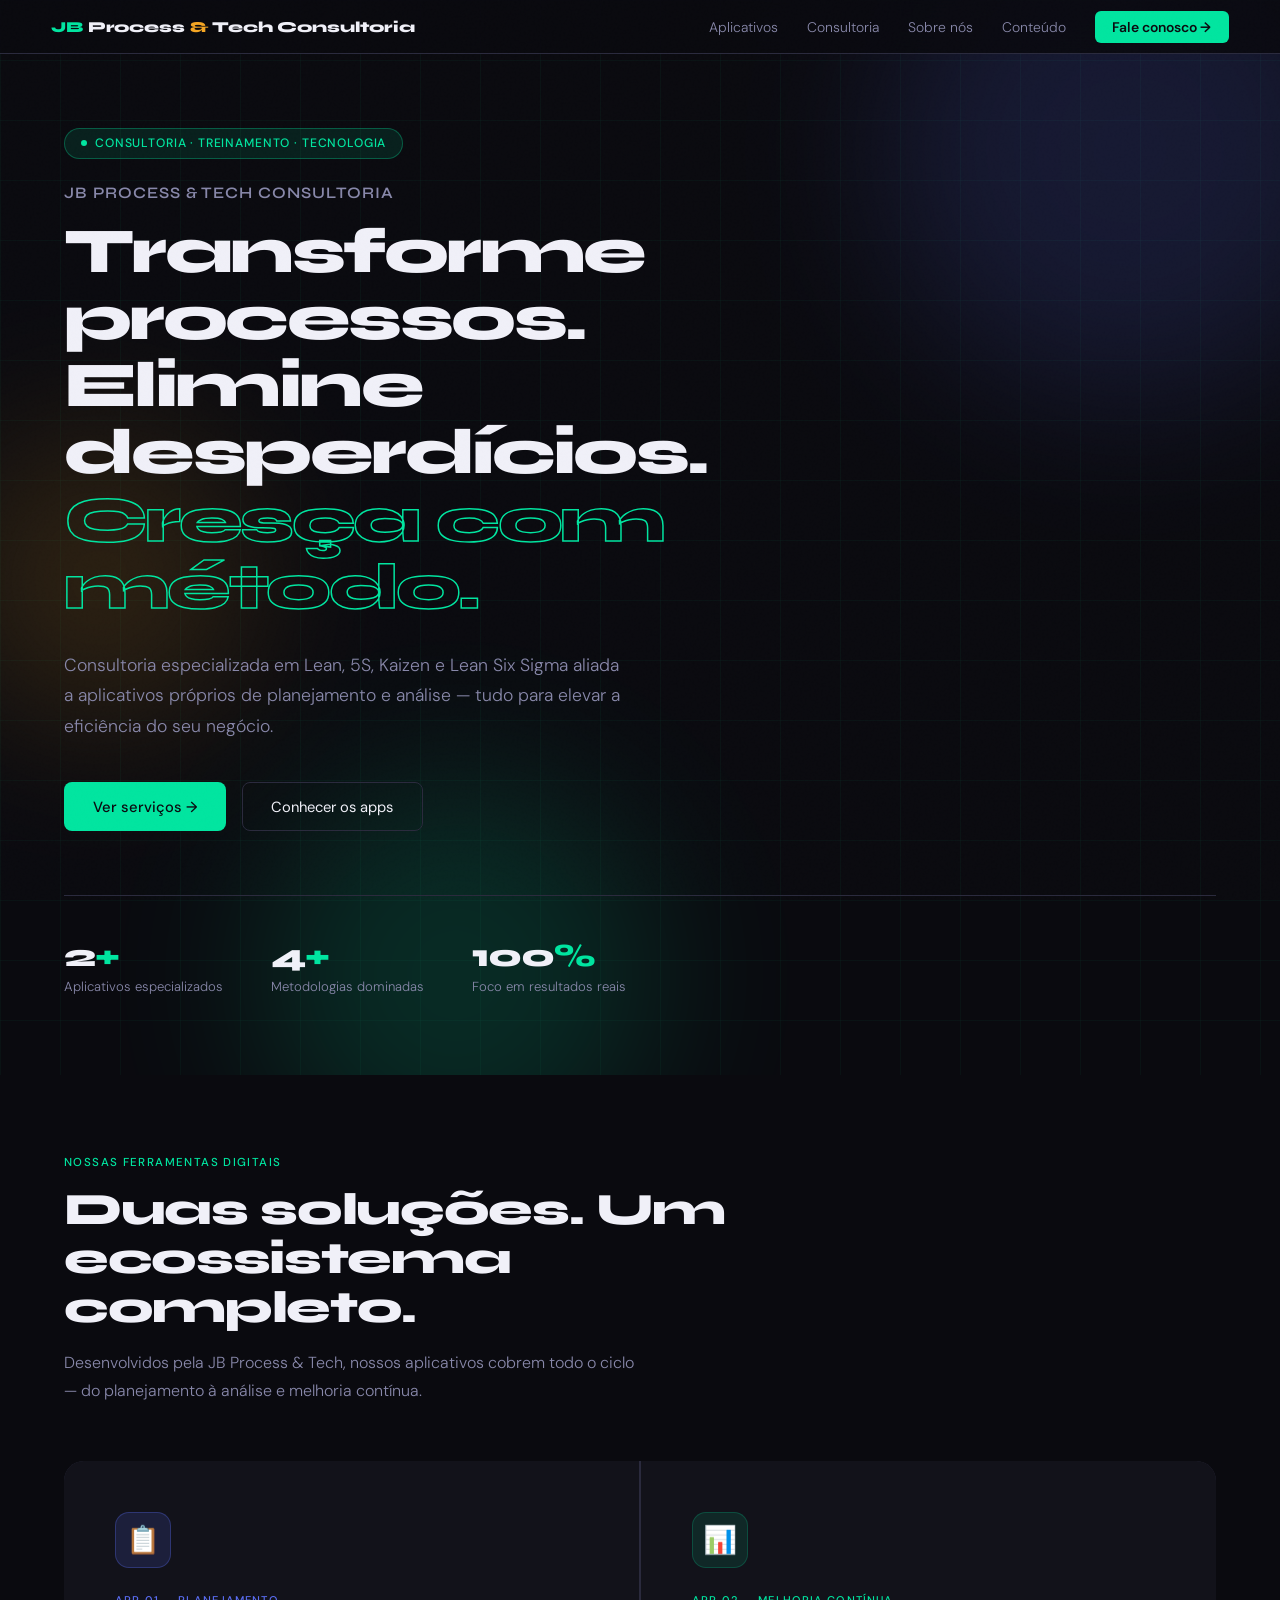
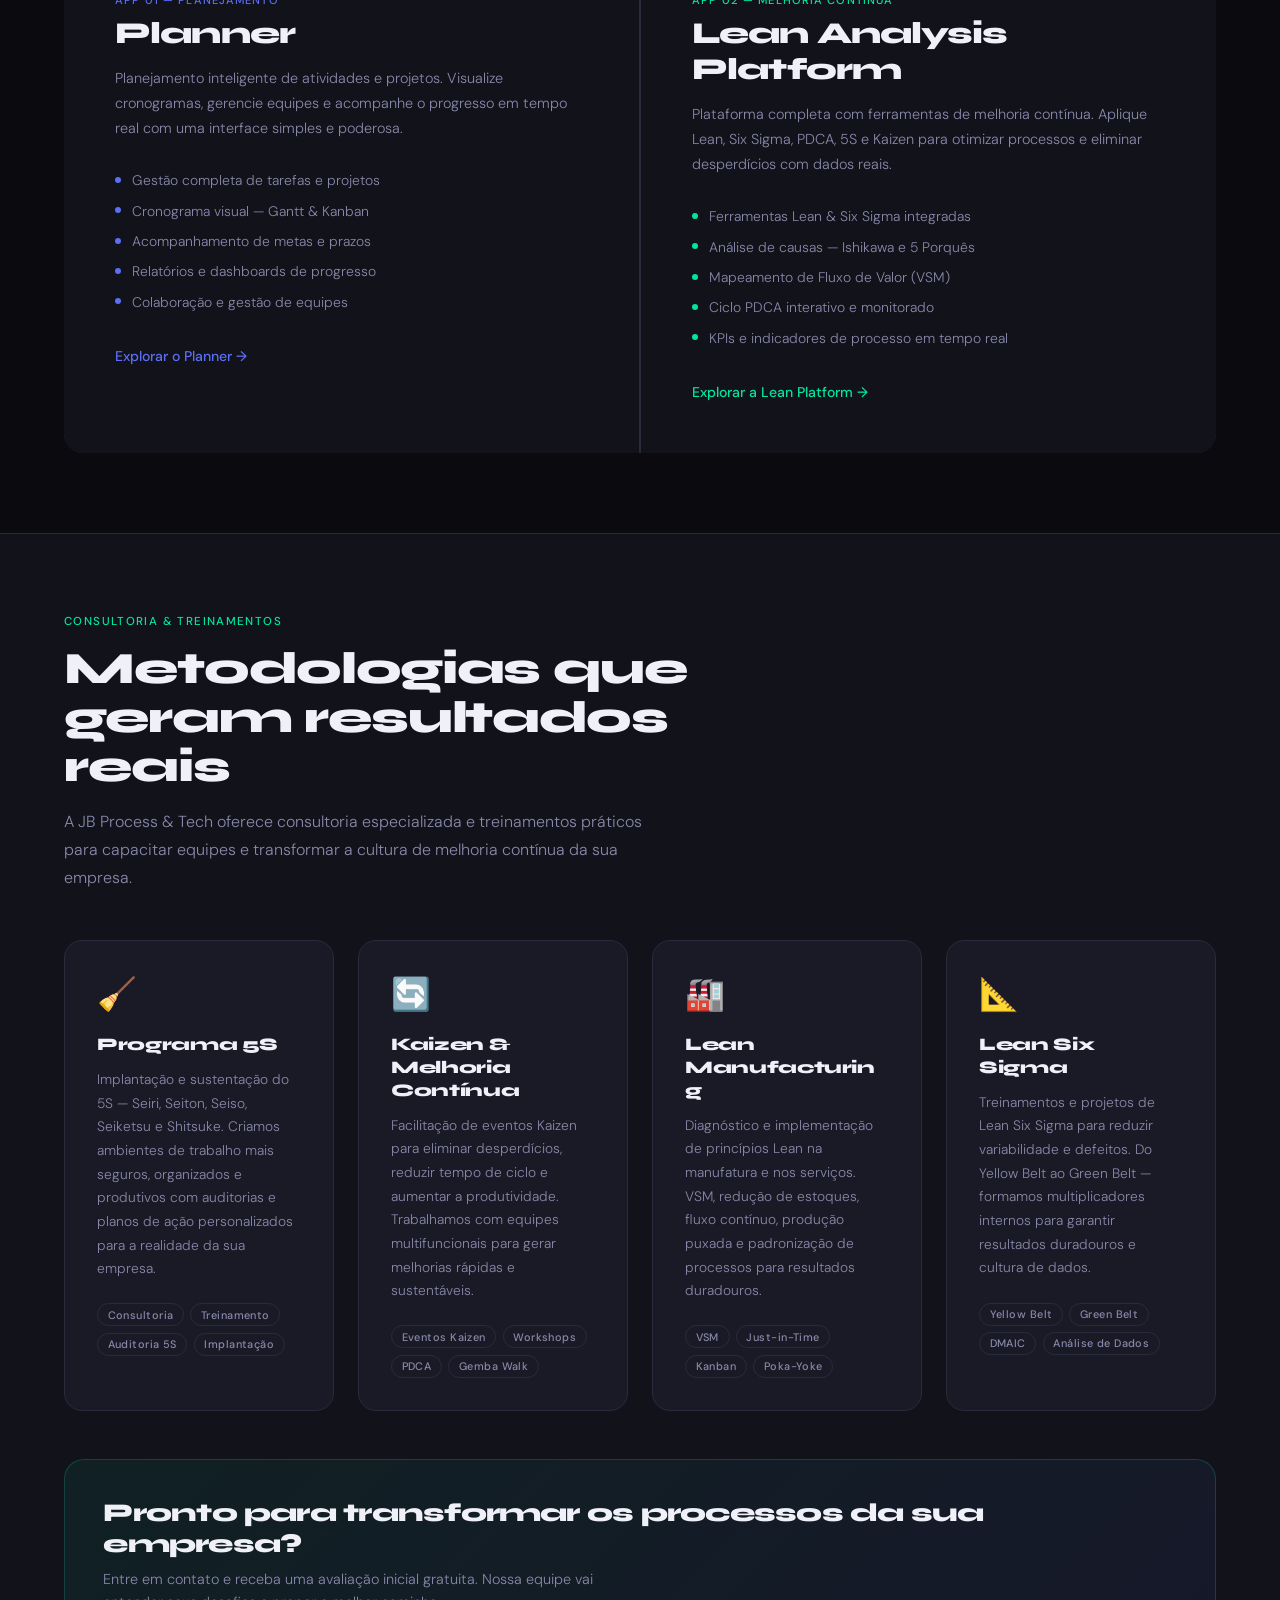
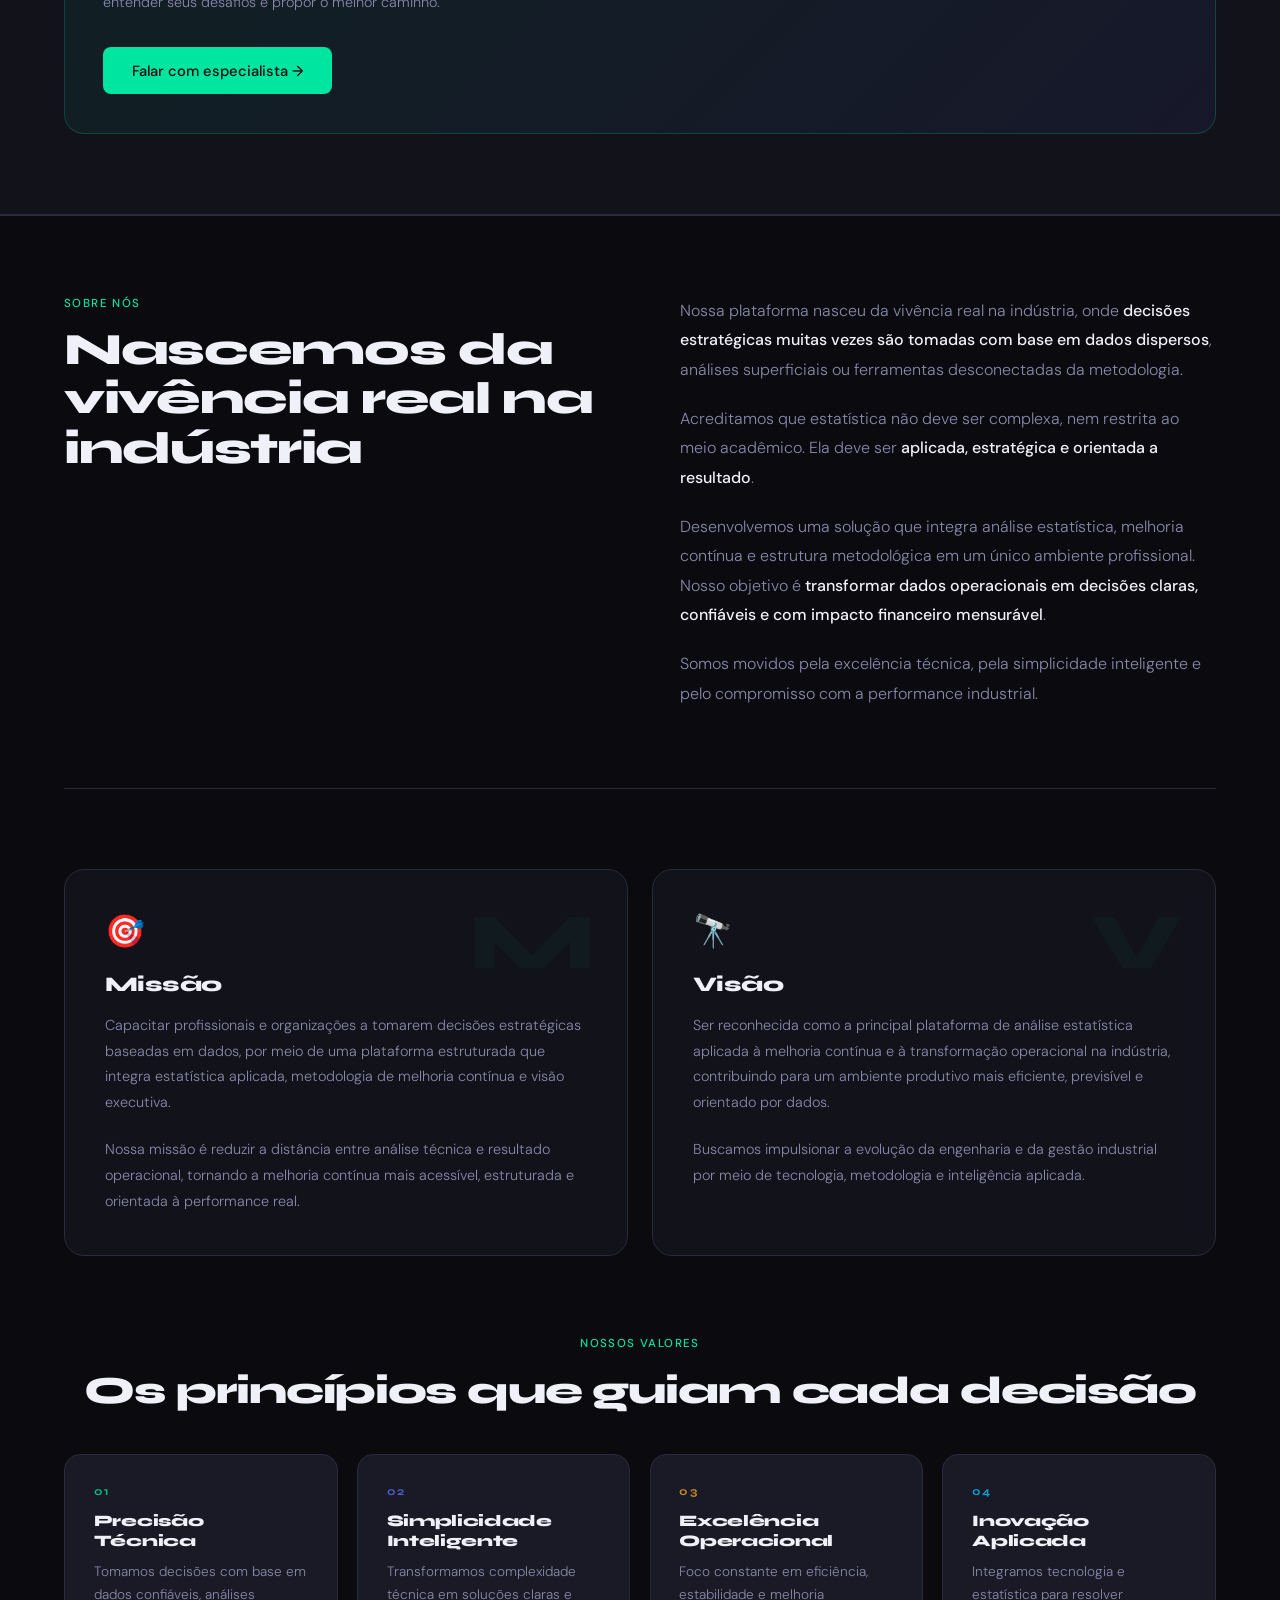
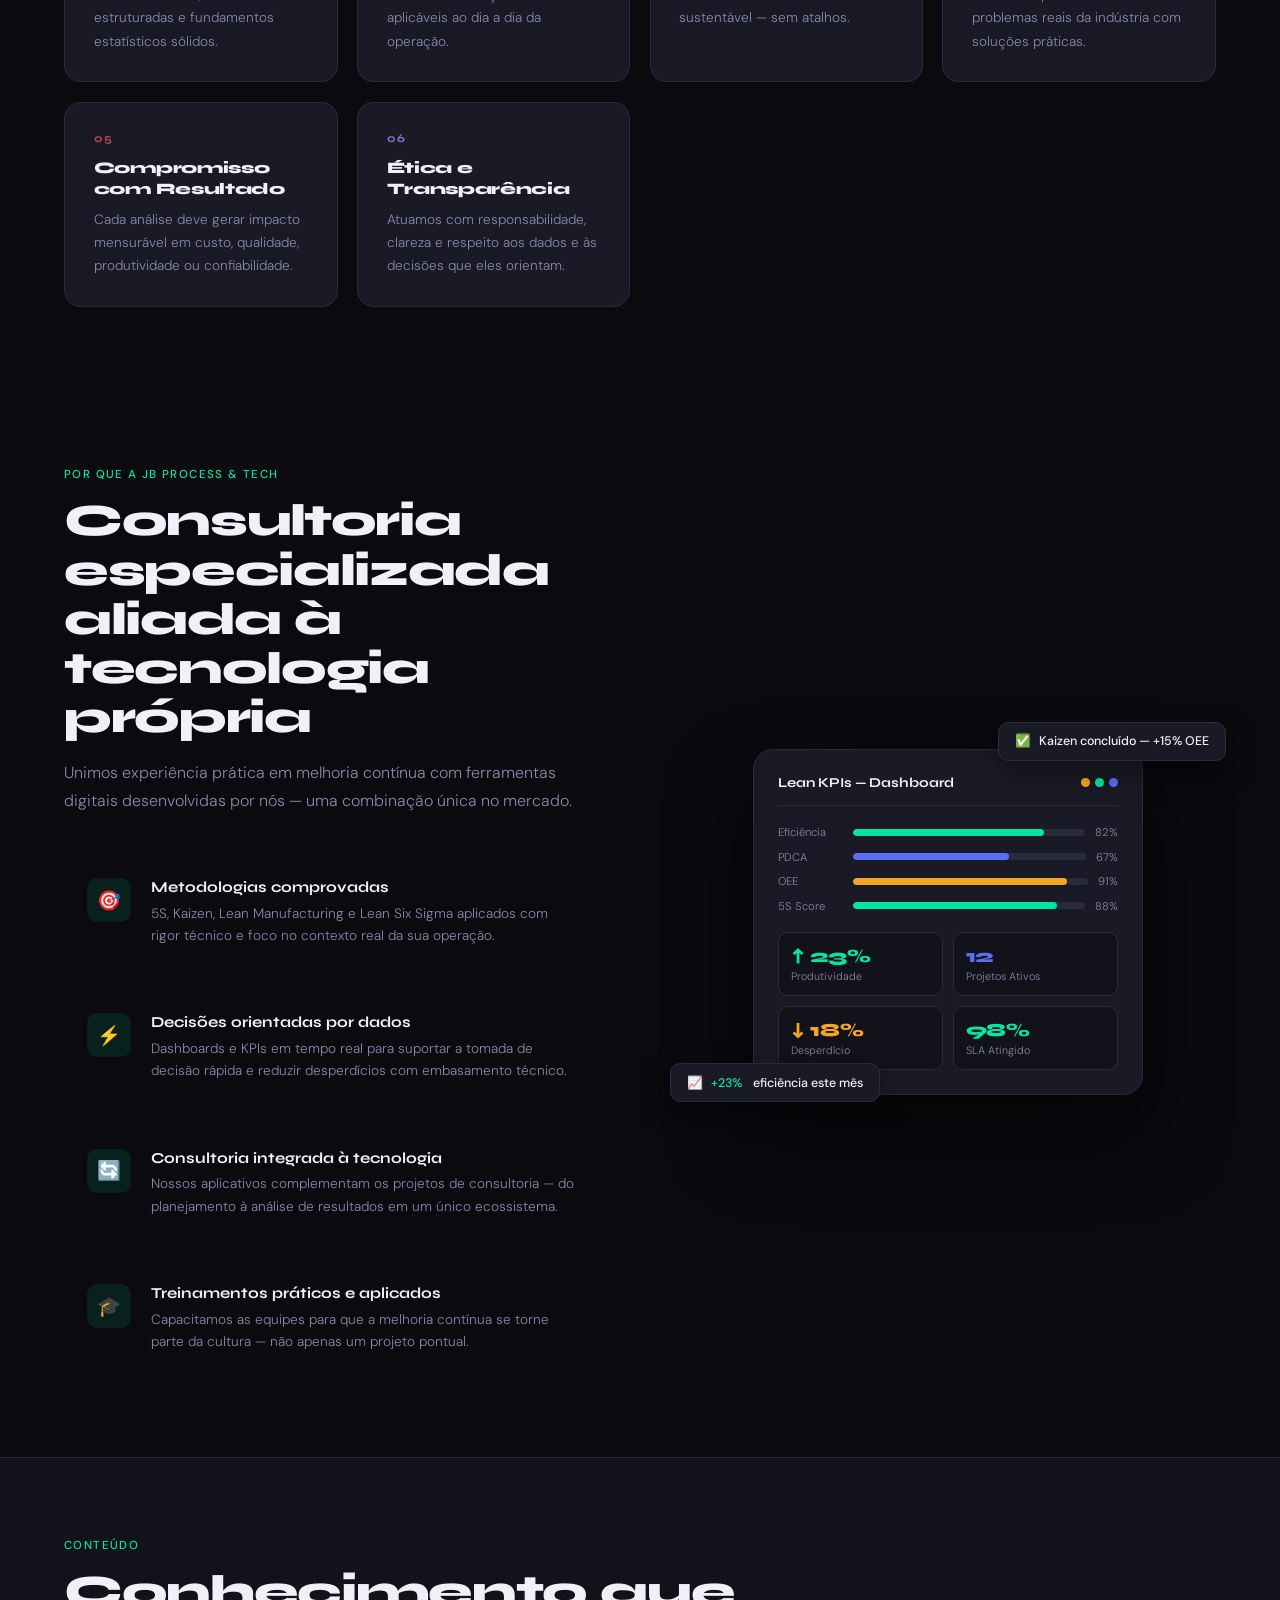
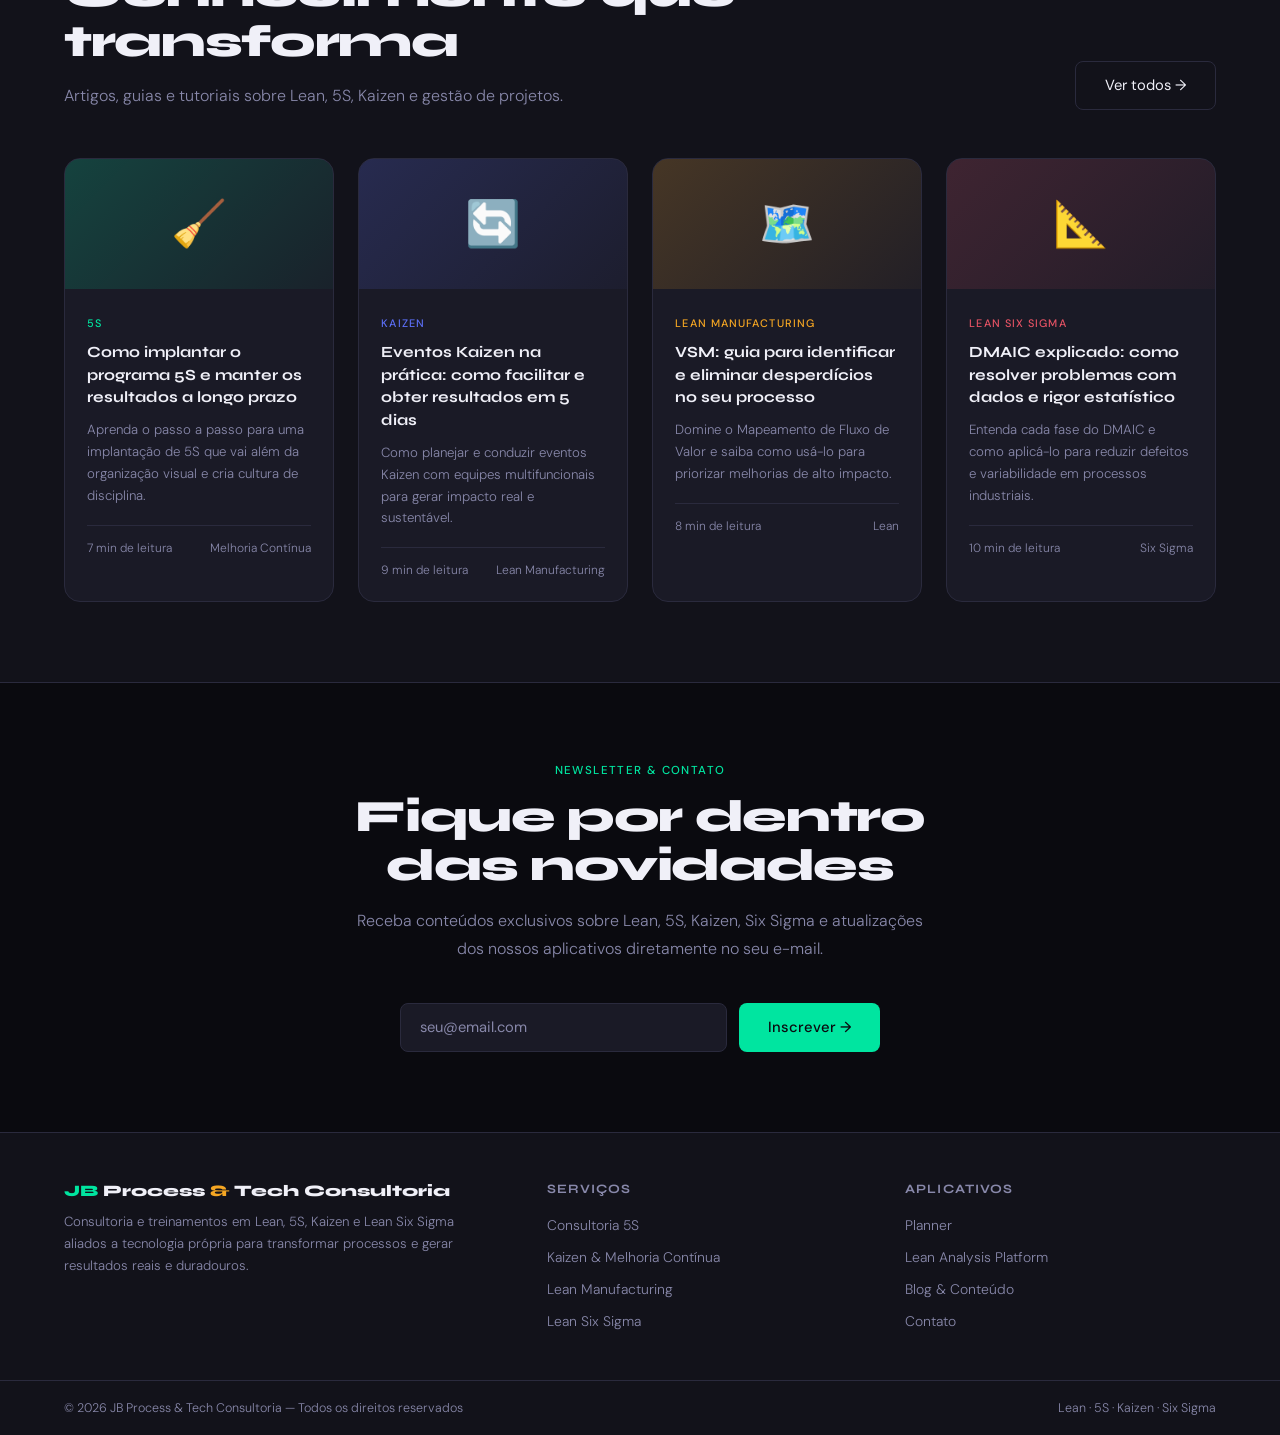
<file: jbprocess.html>
<!DOCTYPE html>
<html lang="pt-BR">
<head>
<meta charset="UTF-8">
<meta name="viewport" content="width=device-width, initial-scale=1.0">
<title>JB Process & Tech Consultoria — Lean, 5S, Kaizen & Tecnologia</title>
<link rel="preconnect" href="https://fonts.googleapis.com">
<link href="https://fonts.googleapis.com/css2?family=Syne:wght@400;600;700;800&family=DM+Sans:ital,wght@0,300;0,400;0,500;1,300&display=swap" rel="stylesheet">
<style>
  :root {
    --bg: #0a0a0f;
    --surface: #12121a;
    --surface2: #1a1a26;
    --border: #2a2a3d;
    --accent1: #00e5a0;
    --accent2: #5b6ef5;
    --accent3: #f5a623;
    --text: #f0f0f8;
    --muted: #8888aa;
    --card-hover: #1e1e2e;
  }

  * { margin: 0; padding: 0; box-sizing: border-box; }
  html { scroll-behavior: smooth; }

  body {
    background: var(--bg);
    color: var(--text);
    font-family: 'DM Sans', sans-serif;
    font-weight: 300;
    overflow-x: hidden;
    word-wrap: break-word;
    overflow-wrap: break-word;
  }

  body::before {
    content: '';
    position: fixed;
    inset: 0;
    background-image: url("data:image/svg+xml,%3Csvg viewBox='0 0 512 512' xmlns='http://www.w3.org/2000/svg'%3E%3Cfilter id='n'%3E%3CfeTurbulence type='fractalNoise' baseFrequency='0.75' numOctaves='4' stitchTiles='stitch'/%3E%3C/filter%3E%3Crect width='100%25' height='100%25' filter='url(%23n)' opacity='0.04'/%3E%3C/svg%3E");
    pointer-events: none;
    z-index: 9999;
    opacity: 0.4;
  }

  /* NAV */
  nav {
    position: fixed;
    top: 0; left: 0; right: 0;
    z-index: 100;
    display: flex;
    justify-content: space-between;
    align-items: center;
    padding: 1rem 4%;
    background: rgba(10,10,15,0.88);
    backdrop-filter: blur(20px);
    border-bottom: 1px solid var(--border);
    gap: 1rem;
  }

  .nav-logo {
    font-family: 'Syne', sans-serif;
    font-weight: 800;
    font-size: 0.95rem;
    letter-spacing: -0.01em;
    color: var(--text);
    text-decoration: none;
    white-space: nowrap;
    flex-shrink: 0;
  }

  .nav-logo .jb  { color: var(--accent1); }
  .nav-logo .amp { color: var(--accent3); }

  .nav-links {
    display: flex;
    gap: 1.8rem;
    list-style: none;
  }

  .nav-links a {
    color: var(--muted);
    text-decoration: none;
    font-size: 0.87rem;
    transition: color 0.2s;
    white-space: nowrap;
  }

  .nav-links a:hover { color: var(--text); }

  .nav-cta {
    background: var(--accent1) !important;
    color: #0a0a0f !important;
    padding: 0.45rem 1.1rem;
    border-radius: 6px;
    font-weight: 600 !important;
  }

  /* HERO */
  .hero {
    min-height: 100vh;
    display: flex;
    flex-direction: column;
    justify-content: center;
    padding: 8rem 5% 5rem;
    position: relative;
    overflow: hidden;
  }

  .hero-bg-lines {
    position: absolute;
    inset: 0;
    background-image:
      linear-gradient(rgba(0,229,160,0.04) 1px, transparent 1px),
      linear-gradient(90deg, rgba(0,229,160,0.04) 1px, transparent 1px);
    background-size: 60px 60px;
    animation: gridMove 20s linear infinite;
  }

  @keyframes gridMove {
    0%   { transform: translate(0,0); }
    100% { transform: translate(60px,60px); }
  }

  .hero-orbs { position: absolute; inset: 0; pointer-events: none; }

  .orb {
    position: absolute;
    border-radius: 50%;
    filter: blur(80px);
    opacity: 0.15;
    animation: floatOrb 8s ease-in-out infinite;
  }

  .orb1 { width: 500px; height: 500px; background: var(--accent2); top: -100px; right: -100px; }
  .orb2 { width: 400px; height: 400px; background: var(--accent1); bottom: -100px; left: 20%; animation-delay: 3s; }
  .orb3 { width: 300px; height: 300px; background: var(--accent3); top: 40%; left: -50px; animation-delay: 6s; }

  @keyframes floatOrb {
    0%, 100% { transform: translate(0,0); }
    50%       { transform: translate(30px,-30px); }
  }

  .hero-badge {
    display: inline-flex;
    align-items: center;
    gap: 0.5rem;
    background: rgba(0,229,160,0.1);
    border: 1px solid rgba(0,229,160,0.3);
    color: var(--accent1);
    font-size: 0.76rem;
    font-weight: 500;
    letter-spacing: 0.07em;
    text-transform: uppercase;
    padding: 0.4rem 1rem;
    border-radius: 100px;
    margin-bottom: 1.5rem;
    width: fit-content;
    animation: fadeIn 0.6s ease both;
  }

  .badge-dot {
    width: 6px; height: 6px;
    background: var(--accent1);
    border-radius: 50%;
    flex-shrink: 0;
    animation: pulse 2s ease infinite;
  }

  @keyframes pulse {
    0%, 100% { opacity: 1; transform: scale(1); }
    50%       { opacity: 0.5; transform: scale(1.3); }
  }

  .hero-company {
    font-family: 'Syne', sans-serif;
    font-size: clamp(0.85rem, 1.5vw, 1rem);
    font-weight: 600;
    color: var(--muted);
    letter-spacing: 0.06em;
    text-transform: uppercase;
    margin-bottom: 1rem;
    animation: fadeIn 0.6s 0.05s ease both;
  }

  .hero h1 {
    font-family: 'Syne', sans-serif;
    font-weight: 800;
    font-size: clamp(2.2rem, 5vw, 5rem);
    line-height: 1.05;
    letter-spacing: -0.04em;
    max-width: 880px;
    animation: fadeIn 0.6s 0.1s ease both;
  }

  .hero h1 em {
    font-style: normal;
    -webkit-text-stroke: 1.5px var(--accent1);
    color: transparent;
  }

  .hero-subtitle {
    margin-top: 1.8rem;
    font-size: clamp(0.92rem, 1.6vw, 1.1rem);
    color: var(--muted);
    max-width: 560px;
    line-height: 1.75;
    animation: fadeIn 0.6s 0.2s ease both;
  }

  .hero-actions {
    display: flex;
    gap: 1rem;
    margin-top: 2.5rem;
    flex-wrap: wrap;
    animation: fadeIn 0.6s 0.3s ease both;
  }

  .btn-primary {
    background: var(--accent1);
    color: #0a0a0f;
    padding: 0.85rem 1.8rem;
    border-radius: 8px;
    text-decoration: none;
    font-weight: 500;
    font-size: 0.92rem;
    transition: all 0.2s;
    display: inline-flex;
    align-items: center;
    gap: 0.4rem;
    white-space: nowrap;
  }

  .btn-primary:hover { opacity: 0.9; transform: translateY(-2px); box-shadow: 0 10px 30px rgba(0,229,160,0.3); }

  .btn-secondary {
    background: transparent;
    color: var(--text);
    padding: 0.85rem 1.8rem;
    border-radius: 8px;
    text-decoration: none;
    font-weight: 400;
    font-size: 0.92rem;
    border: 1px solid var(--border);
    transition: all 0.2s;
    white-space: nowrap;
  }

  .btn-secondary:hover { border-color: var(--muted); background: var(--surface); }

  .hero-stats {
    display: flex;
    gap: 3rem;
    margin-top: 4rem;
    padding-top: 2.5rem;
    border-top: 1px solid var(--border);
    flex-wrap: wrap;
    animation: fadeIn 0.6s 0.4s ease both;
  }

  .stat-number {
    font-family: 'Syne', sans-serif;
    font-size: 2rem;
    font-weight: 800;
    letter-spacing: -0.03em;
  }

  .stat-number span { color: var(--accent1); }
  .stat-label { font-size: 0.82rem; color: var(--muted); margin-top: 0.2rem; }

  @keyframes fadeIn {
    from { opacity: 0; transform: translateY(-16px); }
    to   { opacity: 1; transform: translateY(0); }
  }

  /* SHARED */
  section { padding: 5rem 5%; }

  .section-tag {
    font-size: 0.72rem;
    font-weight: 500;
    letter-spacing: 0.12em;
    text-transform: uppercase;
    color: var(--accent1);
    margin-bottom: 0.9rem;
  }

  .section-title {
    font-family: 'Syne', sans-serif;
    font-size: clamp(1.7rem, 3.5vw, 2.8rem);
    font-weight: 800;
    letter-spacing: -0.03em;
    line-height: 1.1;
    max-width: 720px;
  }

  .section-desc {
    color: var(--muted);
    font-size: clamp(0.88rem, 1.4vw, 1rem);
    line-height: 1.75;
    max-width: 580px;
    margin-top: 1rem;
  }

  /* APPS */
  .apps-section { background: var(--bg); }
  .apps-header { margin-bottom: 3.5rem; }

  .apps-grid {
    display: grid;
    grid-template-columns: 1fr 1fr;
    gap: 2px;
    background: var(--border);
    border-radius: 20px;
    overflow: hidden;
  }

  .app-card {
    background: var(--surface);
    padding: clamp(2rem, 4vw, 3.5rem);
    position: relative;
    transition: background 0.3s;
    overflow: hidden;
  }

  .app-card:hover { background: var(--card-hover); }

  .app-card::after {
    content: '';
    position: absolute;
    bottom: 0; left: 0; right: 0;
    height: 3px;
    opacity: 0;
    transition: opacity 0.3s;
  }

  .app-card.planner::after { background: var(--accent2); }
  .app-card.lean::after    { background: var(--accent1); }
  .app-card:hover::after   { opacity: 1; }

  .app-icon {
    width: 56px; height: 56px;
    border-radius: 14px;
    display: flex;
    align-items: center;
    justify-content: center;
    font-size: 1.7rem;
    margin-bottom: 1.6rem;
  }

  .icon-planner { background: rgba(91,110,245,0.15); border: 1px solid rgba(91,110,245,0.3); }
  .icon-lean    { background: rgba(0,229,160,0.1);   border: 1px solid rgba(0,229,160,0.2); }

  .app-label {
    font-size: 0.7rem;
    font-weight: 500;
    letter-spacing: 0.1em;
    text-transform: uppercase;
    margin-bottom: 0.5rem;
  }

  .label-planner { color: var(--accent2); }
  .label-lean    { color: var(--accent1); }

  .app-name {
    font-family: 'Syne', sans-serif;
    font-size: clamp(1.3rem, 2.5vw, 1.9rem);
    font-weight: 800;
    letter-spacing: -0.03em;
    margin-bottom: 0.9rem;
  }

  .app-desc {
    color: var(--muted);
    line-height: 1.75;
    font-size: 0.9rem;
    margin-bottom: 1.8rem;
  }

  .app-features {
    list-style: none;
    display: flex;
    flex-direction: column;
    gap: 0.55rem;
    margin-bottom: 2rem;
  }

  .app-features li {
    display: flex;
    align-items: flex-start;
    gap: 0.7rem;
    font-size: 0.87rem;
    color: var(--muted);
    line-height: 1.55;
  }

  .feature-dot {
    width: 6px; height: 6px;
    border-radius: 50%;
    flex-shrink: 0;
    margin-top: 0.42rem;
  }

  .dot-planner { background: var(--accent2); }
  .dot-lean    { background: var(--accent1); }

  .app-cta {
    display: inline-flex;
    align-items: center;
    gap: 0.5rem;
    font-size: 0.88rem;
    font-weight: 500;
    text-decoration: none;
    transition: gap 0.2s;
  }

  .cta-planner { color: var(--accent2); }
  .cta-lean    { color: var(--accent1); }
  .app-cta:hover { gap: 0.9rem; }

  /* CONSULTORIA */
  .consulting-section {
    background: var(--surface);
    border-top: 1px solid var(--border);
    border-bottom: 1px solid var(--border);
  }

  .consulting-header { margin-bottom: 3rem; }

  .services-grid {
    display: grid;
    grid-template-columns: repeat(auto-fit, minmax(250px, 1fr));
    gap: 1.5rem;
  }

  .service-card {
    background: var(--surface2);
    border: 1px solid var(--border);
    border-radius: 18px;
    padding: 2rem;
    transition: all 0.3s;
    position: relative;
    overflow: hidden;
  }

  .service-card::before {
    content: '';
    position: absolute;
    top: 0; left: 0; right: 0;
    height: 3px;
    background: var(--card-accent, var(--accent1));
    transform: scaleX(0);
    transform-origin: left;
    transition: transform 0.3s;
  }

  .service-card:hover { border-color: rgba(0,229,160,0.4); transform: translateY(-4px); box-shadow: 0 20px 40px rgba(0,0,0,0.3); }
  .service-card:hover::before { transform: scaleX(1); }

  .service-emoji { font-size: 2rem; margin-bottom: 1.2rem; display: block; }

  .service-name {
    font-family: 'Syne', sans-serif;
    font-size: 1.1rem;
    font-weight: 800;
    letter-spacing: -0.02em;
    margin-bottom: 0.7rem;
    line-height: 1.3;
  }

  .service-desc {
    font-size: 0.86rem;
    color: var(--muted);
    line-height: 1.72;
    margin-bottom: 1.4rem;
  }

  .service-tags {
    display: flex;
    flex-wrap: wrap;
    gap: 0.4rem;
  }

  .service-tag {
    font-size: 0.68rem;
    font-weight: 500;
    letter-spacing: 0.04em;
    padding: 0.22rem 0.6rem;
    border-radius: 100px;
    border: 1px solid var(--border);
    color: var(--muted);
  }

  .consulting-cta-banner {
    margin-top: 3rem;
    background: linear-gradient(135deg, rgba(0,229,160,0.07), rgba(91,110,245,0.07));
    border: 1px solid rgba(0,229,160,0.2);
    border-radius: 20px;
    padding: clamp(1.5rem, 3vw, 2.5rem);
    display: flex;
    justify-content: space-between;
    align-items: center;
    gap: 2rem;
    flex-wrap: wrap;
  }

  .cta-banner-text h3 {
    font-family: 'Syne', sans-serif;
    font-size: clamp(1.1rem, 2.2vw, 1.6rem);
    font-weight: 800;
    letter-spacing: -0.03em;
    margin-bottom: 0.5rem;
    line-height: 1.2;
  }

  .cta-banner-text p {
    color: var(--muted);
    font-size: 0.9rem;
    line-height: 1.65;
    max-width: 500px;
  }

  /* FEATURES / POR QUE NÓS */
  .features-section { background: var(--bg); }

  .features-inner {
    display: grid;
    grid-template-columns: 1fr 1fr;
    gap: 5rem;
    align-items: center;
  }

  .features-list {
    display: flex;
    flex-direction: column;
    gap: 1.2rem;
    margin-top: 2.5rem;
  }

  .feature-item {
    display: flex;
    gap: 1.2rem;
    padding: 1.4rem;
    border-radius: 12px;
    border: 1px solid transparent;
    transition: all 0.3s;
  }

  .feature-item:hover { background: var(--surface); border-color: var(--border); }

  .feature-icon {
    width: 44px; height: 44px;
    border-radius: 10px;
    background: rgba(0,229,160,0.1);
    display: flex;
    align-items: center;
    justify-content: center;
    font-size: 1.2rem;
    flex-shrink: 0;
  }

  .feature-item h3 {
    font-family: 'Syne', sans-serif;
    font-weight: 700;
    font-size: 0.95rem;
    margin-bottom: 0.3rem;
    line-height: 1.3;
  }

  .feature-item p {
    font-size: 0.85rem;
    color: var(--muted);
    line-height: 1.65;
  }

  .features-visual {
    position: relative;
    height: 480px;
    display: flex;
    align-items: center;
    justify-content: center;
  }

  .dashboard-mock {
    background: var(--surface2);
    border: 1px solid var(--border);
    border-radius: 20px;
    padding: 1.5rem;
    width: 100%;
    max-width: 390px;
    box-shadow: 0 40px 80px rgba(0,0,0,0.5);
    animation: floatCard 6s ease-in-out infinite;
  }

  @keyframes floatCard {
    0%, 100% { transform: translateY(0) rotate(-1deg); }
    50%       { transform: translateY(-12px) rotate(1deg); }
  }

  .mock-header {
    display: flex;
    justify-content: space-between;
    align-items: center;
    margin-bottom: 1.2rem;
    padding-bottom: 0.9rem;
    border-bottom: 1px solid var(--border);
  }

  .mock-title { font-family: 'Syne', sans-serif; font-size: 0.85rem; font-weight: 700; }
  .mock-dots  { display: flex; gap: 5px; }
  .mock-dot   { width: 9px; height: 9px; border-radius: 50%; }

  .mock-bars { display: flex; flex-direction: column; gap: 0.65rem; margin-bottom: 1.2rem; }

  .mock-bar-row {
    display: flex;
    align-items: center;
    gap: 0.6rem;
    font-size: 0.7rem;
    color: var(--muted);
  }

  .mock-bar-label { width: 65px; flex-shrink: 0; }

  .mock-bar-track {
    flex: 1;
    height: 7px;
    background: var(--border);
    border-radius: 4px;
    overflow: hidden;
    min-width: 0;
  }

  .mock-bar-fill { height: 100%; border-radius: 4px; animation: barGrow 2s ease both; }
  @keyframes barGrow { from { width: 0; } }

  .mock-kpis { display: grid; grid-template-columns: 1fr 1fr; gap: 0.6rem; }

  .mock-kpi {
    background: var(--surface);
    border-radius: 10px;
    padding: 0.75rem;
    border: 1px solid var(--border);
    min-width: 0;
  }

  .mock-kpi-val {
    font-family: 'Syne', sans-serif;
    font-size: 1.15rem;
    font-weight: 800;
    letter-spacing: -0.02em;
  }

  .mock-kpi-label { font-size: 0.67rem; color: var(--muted); margin-top: 0.15rem; }

  .floating-badge {
    position: absolute;
    background: var(--surface2);
    border: 1px solid var(--border);
    border-radius: 10px;
    padding: 0.65rem 1rem;
    font-size: 0.78rem;
    font-weight: 500;
    display: flex;
    align-items: center;
    gap: 0.5rem;
    box-shadow: 0 10px 30px rgba(0,0,0,0.4);
    white-space: nowrap;
  }

  .badge-top    { top: 40px; right: -10px; animation: floatCard 5s 1s ease-in-out infinite; }
  .badge-bottom { bottom: 60px; left: -10px; animation: floatCard 5s 2s ease-in-out infinite; }

  /* BLOG */
  .content-section { background: var(--surface); border-top: 1px solid var(--border); }

  .content-header {
    display: flex;
    justify-content: space-between;
    align-items: flex-end;
    margin-bottom: 3rem;
    flex-wrap: wrap;
    gap: 1.5rem;
  }

  .posts-grid {
    display: grid;
    grid-template-columns: repeat(auto-fit, minmax(260px, 1fr));
    gap: 1.5rem;
  }

  .post-card {
    background: var(--surface2);
    border: 1px solid var(--border);
    border-radius: 16px;
    overflow: hidden;
    transition: all 0.3s;
  }

  .post-card:hover {
    border-color: var(--accent1);
    transform: translateY(-4px);
    box-shadow: 0 20px 40px rgba(0,0,0,0.3);
  }

  .post-thumb {
    height: 130px;
    display: flex;
    align-items: center;
    justify-content: center;
    font-size: 2.8rem;
  }

  .thumb-1 { background: linear-gradient(135deg, rgba(91,110,245,0.2), rgba(91,110,245,0.04)); }
  .thumb-2 { background: linear-gradient(135deg, rgba(0,229,160,0.2), rgba(0,229,160,0.04)); }
  .thumb-3 { background: linear-gradient(135deg, rgba(245,166,35,0.2), rgba(245,166,35,0.04)); }
  .thumb-4 { background: linear-gradient(135deg, rgba(229,82,100,0.18), rgba(229,82,100,0.04)); }

  .post-body { padding: 1.4rem; }

  .post-tag {
    font-size: 0.68rem;
    font-weight: 500;
    letter-spacing: 0.1em;
    text-transform: uppercase;
    margin-bottom: 0.7rem;
    display: inline-block;
  }

  .tag-blue   { color: var(--accent2); }
  .tag-green  { color: var(--accent1); }
  .tag-orange { color: var(--accent3); }
  .tag-red    { color: #e55264; }

  .post-title {
    font-family: 'Syne', sans-serif;
    font-size: 0.97rem;
    font-weight: 700;
    line-height: 1.45;
    margin-bottom: 0.65rem;
  }

  .post-excerpt {
    font-size: 0.83rem;
    color: var(--muted);
    line-height: 1.65;
    margin-bottom: 1.1rem;
  }

  .post-meta {
    display: flex;
    justify-content: space-between;
    font-size: 0.75rem;
    color: var(--muted);
    padding-top: 0.9rem;
    border-top: 1px solid var(--border);
    flex-wrap: wrap;
    gap: 0.3rem;
  }

  /* NEWSLETTER */
  .newsletter-section { background: var(--bg); border-top: 1px solid var(--border); }

  .newsletter-inner {
    max-width: 620px;
    margin: 0 auto;
    text-align: center;
  }

  .newsletter-inner .section-title { max-width: 100%; }
  .newsletter-inner .section-desc { margin: 1rem auto 2.5rem; }

  .newsletter-form {
    display: flex;
    gap: 0.8rem;
    max-width: 480px;
    margin: 0 auto;
    flex-wrap: wrap;
    justify-content: center;
  }

  .newsletter-input {
    flex: 1;
    min-width: 190px;
    background: var(--surface2);
    border: 1px solid var(--border);
    color: var(--text);
    padding: 0.85rem 1.2rem;
    border-radius: 8px;
    font-family: 'DM Sans', sans-serif;
    font-size: 0.92rem;
    outline: none;
    transition: border-color 0.2s;
  }

  .newsletter-input::placeholder { color: var(--muted); }
  .newsletter-input:focus { border-color: var(--accent1); }

  /* FOOTER */
  footer { background: var(--surface); border-top: 1px solid var(--border); }

  .footer-main {
    padding: 3rem 5%;
    display: grid;
    grid-template-columns: 1.4fr 1fr 1fr;
    gap: 3rem;
    align-items: start;
  }

  .footer-logo {
    font-family: 'Syne', sans-serif;
    font-weight: 800;
    font-size: 1rem;
    color: var(--text);
    text-decoration: none;
    display: block;
    margin-bottom: 0.6rem;
    line-height: 1.3;
  }

  .footer-logo .jb  { color: var(--accent1); }
  .footer-logo .amp { color: var(--accent3); }

  .footer-brand p {
    font-size: 0.83rem;
    color: var(--muted);
    margin-top: 0.5rem;
    line-height: 1.65;
  }

  .footer-col h4 {
    font-family: 'Syne', sans-serif;
    font-size: 0.8rem;
    font-weight: 700;
    letter-spacing: 0.08em;
    text-transform: uppercase;
    color: var(--muted);
    margin-bottom: 1.1rem;
  }

  .footer-col ul { list-style: none; display: flex; flex-direction: column; gap: 0.65rem; }

  .footer-col a {
    color: var(--muted);
    text-decoration: none;
    font-size: 0.87rem;
    transition: color 0.2s;
    line-height: 1.4;
  }

  .footer-col a:hover { color: var(--text); }

  .footer-bottom {
    padding: 1.2rem 5%;
    border-top: 1px solid var(--border);
    display: flex;
    justify-content: space-between;
    align-items: center;
    flex-wrap: wrap;
    gap: 0.5rem;
  }

  .footer-copy { font-size: 0.78rem; color: var(--muted); }

  /* SOBRE NÓS */
  .about-section {
    background: var(--bg);
    border-top: 1px solid var(--border);
  }

  .about-intro {
    display: grid;
    grid-template-columns: 1fr 1fr;
    gap: 5rem;
    align-items: start;
    margin-bottom: 5rem;
    padding-bottom: 5rem;
    border-bottom: 1px solid var(--border);
  }

  .about-intro-text p {
    font-size: clamp(0.9rem, 1.5vw, 1rem);
    color: var(--muted);
    line-height: 1.85;
    margin-bottom: 1.2rem;
  }

  .about-intro-text p:last-child { margin-bottom: 0; }

  .about-intro-text p strong {
    color: var(--text);
    font-weight: 500;
  }

  .about-highlight {
    display: flex;
    flex-direction: column;
    gap: 1.5rem;
  }

  .highlight-card {
    background: var(--surface);
    border: 1px solid var(--border);
    border-radius: 16px;
    padding: 2rem;
    position: relative;
    overflow: hidden;
    transition: border-color 0.3s;
  }

  .highlight-card:hover { border-color: rgba(0,229,160,0.3); }

  .highlight-card::before {
    content: '';
    position: absolute;
    left: 0; top: 0; bottom: 0;
    width: 3px;
    background: var(--hl-color, var(--accent1));
  }

  .highlight-card h3 {
    font-family: 'Syne', sans-serif;
    font-size: 1rem;
    font-weight: 800;
    margin-bottom: 0.5rem;
    color: var(--hl-color, var(--accent1));
    letter-spacing: -0.01em;
  }

  .highlight-card p {
    font-size: 0.87rem;
    color: var(--muted);
    line-height: 1.7;
  }

  /* MISSÃO & VISÃO */
  .mv-grid {
    display: grid;
    grid-template-columns: 1fr 1fr;
    gap: 1.5rem;
    margin-bottom: 5rem;
  }

  .mv-card {
    background: var(--surface);
    border: 1px solid var(--border);
    border-radius: 20px;
    padding: 2.5rem;
    position: relative;
    overflow: hidden;
    transition: all 0.3s;
  }

  .mv-card:hover {
    border-color: rgba(0,229,160,0.25);
    transform: translateY(-3px);
    box-shadow: 0 20px 40px rgba(0,0,0,0.25);
  }

  .mv-card::after {
    content: attr(data-label);
    position: absolute;
    top: 2rem; right: 2rem;
    font-family: 'Syne', sans-serif;
    font-size: 5rem;
    font-weight: 800;
    opacity: 0.04;
    line-height: 1;
    color: var(--accent1);
    pointer-events: none;
  }

  .mv-icon {
    font-size: 2rem;
    margin-bottom: 1.2rem;
    display: block;
  }

  .mv-card h3 {
    font-family: 'Syne', sans-serif;
    font-size: 1.3rem;
    font-weight: 800;
    letter-spacing: -0.03em;
    margin-bottom: 1rem;
  }

  .mv-card p {
    font-size: 0.9rem;
    color: var(--muted);
    line-height: 1.8;
  }

  /* VALORES */
  .values-title {
    font-family: 'Syne', sans-serif;
    font-size: clamp(1.6rem, 3vw, 2.4rem);
    font-weight: 800;
    letter-spacing: -0.03em;
    margin-bottom: 2.5rem;
    text-align: center;
  }

  .values-grid {
    display: grid;
    grid-template-columns: repeat(auto-fit, minmax(260px, 1fr));
    gap: 1.2rem;
  }

  .value-card {
    background: var(--surface2);
    border: 1px solid var(--border);
    border-radius: 16px;
    padding: 1.8rem;
    transition: all 0.3s;
    position: relative;
    overflow: hidden;
  }

  .value-card::before {
    content: '';
    position: absolute;
    top: 0; left: 0; right: 0;
    height: 2px;
    background: var(--val-color, var(--accent1));
    transform: scaleX(0);
    transform-origin: left;
    transition: transform 0.3s;
  }

  .value-card:hover { border-color: rgba(0,229,160,0.3); transform: translateY(-3px); }
  .value-card:hover::before { transform: scaleX(1); }

  .value-num {
    font-family: 'Syne', sans-serif;
    font-size: 0.72rem;
    font-weight: 700;
    letter-spacing: 0.1em;
    color: var(--val-color, var(--accent1));
    margin-bottom: 0.8rem;
    text-transform: uppercase;
    opacity: 0.8;
  }

  .value-card h4 {
    font-family: 'Syne', sans-serif;
    font-size: 1rem;
    font-weight: 800;
    letter-spacing: -0.02em;
    margin-bottom: 0.5rem;
    line-height: 1.3;
  }

  .value-card p {
    font-size: 0.85rem;
    color: var(--muted);
    line-height: 1.7;
  }

  /* RESPONSIVE */
  @media (max-width: 1024px) {
    .features-inner { grid-template-columns: 1fr; }
    .features-visual { display: none; }
    .footer-main { grid-template-columns: 1fr 1fr; }
    .about-intro { grid-template-columns: 1fr; gap: 2.5rem; }
    .mv-grid { grid-template-columns: 1fr; }
  }

  @media (max-width: 768px) {
    nav { padding: 1rem 4%; }
    .nav-links { display: none; }
    section { padding: 4rem 5%; }
    .hero { padding: 7rem 5% 4rem; }
    .apps-grid { grid-template-columns: 1fr; }
    .consulting-cta-banner { flex-direction: column; text-align: center; }
    .footer-main { grid-template-columns: 1fr; gap: 2rem; }
    .footer-bottom { flex-direction: column; text-align: center; }
  }

  @media (max-width: 480px) {
    .hero h1       { font-size: 2rem; }
    .section-title { font-size: 1.6rem; }
    .hero-stats    { gap: 1.5rem; }
    .stat-number   { font-size: 1.6rem; }
    .apps-grid     { border-radius: 14px; }
    .service-card  { padding: 1.5rem; }
  }
</style>
</head>
<body>

<!-- NAV -->
<nav>
  <a class="nav-logo" href="#">
    <span class="jb">JB</span> Process <span class="amp">&</span> Tech Consultoria
  </a>
  <ul class="nav-links">
    <li><a href="#apps">Aplicativos</a></li>
    <li><a href="#consulting">Consultoria</a></li>
    <li><a href="#sobre">Sobre nós</a></li>
    <li><a href="#content">Conteúdo</a></li>
    <li><a href="#newsletter" class="nav-cta">Fale conosco →</a></li>
  </ul>
</nav>

<!-- HERO -->
<section class="hero">
  <div class="hero-bg-lines"></div>
  <div class="hero-orbs">
    <div class="orb orb1"></div>
    <div class="orb orb2"></div>
    <div class="orb orb3"></div>
  </div>

  <div class="hero-badge">
    <div class="badge-dot"></div>
    Consultoria · Treinamento · Tecnologia
  </div>

  <p class="hero-company">JB Process &amp; Tech Consultoria</p>

  <h1>
    Transforme processos.<br>
    Elimine desperdícios.<br>
    <em>Cresça com método.</em>
  </h1>

  <p class="hero-subtitle">
    Consultoria especializada em Lean, 5S, Kaizen e Lean Six Sigma aliada a aplicativos próprios de planejamento e análise — tudo para elevar a eficiência do seu negócio.
  </p>

  <div class="hero-actions">
    <a href="#consulting" class="btn-primary">Ver serviços →</a>
    <a href="#apps" class="btn-secondary">Conhecer os apps</a>
  </div>

  <div class="hero-stats">
    <div class="stat-item">
      <div class="stat-number">2<span>+</span></div>
      <div class="stat-label">Aplicativos especializados</div>
    </div>
    <div class="stat-item">
      <div class="stat-number">4<span>+</span></div>
      <div class="stat-label">Metodologias dominadas</div>
    </div>
    <div class="stat-item">
      <div class="stat-number">100<span>%</span></div>
      <div class="stat-label">Foco em resultados reais</div>
    </div>
  </div>
</section>

<!-- APPS -->
<section class="apps-section" id="apps">
  <div class="apps-header">
    <div class="section-tag">Nossas Ferramentas Digitais</div>
    <h2 class="section-title">Duas soluções. Um ecossistema completo.</h2>
    <p class="section-desc">
      Desenvolvidos pela JB Process &amp; Tech, nossos aplicativos cobrem todo o ciclo — do planejamento à análise e melhoria contínua.
    </p>
  </div>

  <div class="apps-grid">
    <!-- PLANNER -->
    <div class="app-card planner">
      <div class="app-icon icon-planner">📋</div>
      <div class="app-label label-planner">App 01 — Planejamento</div>
      <h3 class="app-name">Planner</h3>
      <p class="app-desc">
        Planejamento inteligente de atividades e projetos. Visualize cronogramas, gerencie equipes e acompanhe o progresso em tempo real com uma interface simples e poderosa.
      </p>
      <ul class="app-features">
        <li><span class="feature-dot dot-planner"></span>Gestão completa de tarefas e projetos</li>
        <li><span class="feature-dot dot-planner"></span>Cronograma visual — Gantt &amp; Kanban</li>
        <li><span class="feature-dot dot-planner"></span>Acompanhamento de metas e prazos</li>
        <li><span class="feature-dot dot-planner"></span>Relatórios e dashboards de progresso</li>
        <li><span class="feature-dot dot-planner"></span>Colaboração e gestão de equipes</li>
      </ul>
      <a href="https://planner.ind.br" target="_blank" class="app-cta cta-planner">Explorar o Planner →</a>
    </div>

    <!-- LEAN PLATFORM -->
    <div class="app-card lean">
      <div class="app-icon icon-lean">📊</div>
      <div class="app-label label-lean">App 02 — Melhoria Contínua</div>
      <h3 class="app-name">Lean Analysis Platform</h3>
      <p class="app-desc">
        Plataforma completa com ferramentas de melhoria contínua. Aplique Lean, Six Sigma, PDCA, 5S e Kaizen para otimizar processos e eliminar desperdícios com dados reais.
      </p>
      <ul class="app-features">
        <li><span class="feature-dot dot-lean"></span>Ferramentas Lean &amp; Six Sigma integradas</li>
        <li><span class="feature-dot dot-lean"></span>Análise de causas — Ishikawa e 5 Porquês</li>
        <li><span class="feature-dot dot-lean"></span>Mapeamento de Fluxo de Valor (VSM)</li>
        <li><span class="feature-dot dot-lean"></span>Ciclo PDCA interativo e monitorado</li>
        <li><span class="feature-dot dot-lean"></span>KPIs e indicadores de processo em tempo real</li>
      </ul>
      <a href="https://lean.ind.br" target="_blank" class="app-cta cta-lean">Explorar a Lean Platform →</a>
    </div>
  </div>
</section>

<!-- CONSULTORIA & TREINAMENTOS -->
<section class="consulting-section" id="consulting">
  <div class="consulting-header">
    <div class="section-tag">Consultoria &amp; Treinamentos</div>
    <h2 class="section-title">Metodologias que geram resultados reais</h2>
    <p class="section-desc">
      A JB Process &amp; Tech oferece consultoria especializada e treinamentos práticos para capacitar equipes e transformar a cultura de melhoria contínua da sua empresa.
    </p>
  </div>

  <div class="services-grid">

    <div class="service-card" style="--card-accent:#00e5a0;">
      <span class="service-emoji">🧹</span>
      <h3 class="service-name">Programa 5S</h3>
      <p class="service-desc">
        Implantação e sustentação do 5S — Seiri, Seiton, Seiso, Seiketsu e Shitsuke. Criamos ambientes de trabalho mais seguros, organizados e produtivos com auditorias e planos de ação personalizados para a realidade da sua empresa.
      </p>
      <div class="service-tags">
        <span class="service-tag">Consultoria</span>
        <span class="service-tag">Treinamento</span>
        <span class="service-tag">Auditoria 5S</span>
        <span class="service-tag">Implantação</span>
      </div>
    </div>

    <div class="service-card" style="--card-accent:#5b6ef5;">
      <span class="service-emoji">🔄</span>
      <h3 class="service-name">Kaizen &amp; Melhoria Contínua</h3>
      <p class="service-desc">
        Facilitação de eventos Kaizen para eliminar desperdícios, reduzir tempo de ciclo e aumentar a produtividade. Trabalhamos com equipes multifuncionais para gerar melhorias rápidas e sustentáveis.
      </p>
      <div class="service-tags">
        <span class="service-tag">Eventos Kaizen</span>
        <span class="service-tag">Workshops</span>
        <span class="service-tag">PDCA</span>
        <span class="service-tag">Gemba Walk</span>
      </div>
    </div>

    <div class="service-card" style="--card-accent:#f5a623;">
      <span class="service-emoji">🏭</span>
      <h3 class="service-name">Lean Manufacturing</h3>
      <p class="service-desc">
        Diagnóstico e implementação de princípios Lean na manufatura e nos serviços. VSM, redução de estoques, fluxo contínuo, produção puxada e padronização de processos para resultados duradouros.
      </p>
      <div class="service-tags">
        <span class="service-tag">VSM</span>
        <span class="service-tag">Just-in-Time</span>
        <span class="service-tag">Kanban</span>
        <span class="service-tag">Poka-Yoke</span>
      </div>
    </div>

    <div class="service-card" style="--card-accent:#e55264;">
      <span class="service-emoji">📐</span>
      <h3 class="service-name">Lean Six Sigma</h3>
      <p class="service-desc">
        Treinamentos e projetos de Lean Six Sigma para reduzir variabilidade e defeitos. Do Yellow Belt ao Green Belt — formamos multiplicadores internos para garantir resultados duradouros e cultura de dados.
      </p>
      <div class="service-tags">
        <span class="service-tag">Yellow Belt</span>
        <span class="service-tag">Green Belt</span>
        <span class="service-tag">DMAIC</span>
        <span class="service-tag">Análise de Dados</span>
      </div>
    </div>

  </div>

  <div class="consulting-cta-banner">
    <div class="cta-banner-text">
      <h3>Pronto para transformar os processos da sua empresa?</h3>
      <p>
        Entre em contato e receba uma avaliação inicial gratuita. Nossa equipe vai entender seus desafios e propor o melhor caminho.
      </p>
    </div>
    <a href="#newsletter" class="btn-primary" style="flex-shrink:0;">Falar com especialista →</a>
  </div>
</section>

<!-- SOBRE NÓS -->
<section class="about-section" id="sobre">

  <!-- INTRO -->
  <div class="about-intro">
    <div>
      <div class="section-tag">Sobre nós</div>
      <h2 class="section-title">Nascemos da vivência real na indústria</h2>
    </div>
    <div class="about-intro-text">
      <p>
        Nossa plataforma nasceu da vivência real na indústria, onde <strong>decisões estratégicas muitas vezes são tomadas com base em dados dispersos</strong>, análises superficiais ou ferramentas desconectadas da metodologia.
      </p>
      <p>
        Acreditamos que estatística não deve ser complexa, nem restrita ao meio acadêmico. Ela deve ser <strong>aplicada, estratégica e orientada a resultado</strong>.
      </p>
      <p>
        Desenvolvemos uma solução que integra análise estatística, melhoria contínua e estrutura metodológica em um único ambiente profissional. Nosso objetivo é <strong>transformar dados operacionais em decisões claras, confiáveis e com impacto financeiro mensurável</strong>.
      </p>
      <p>
        Somos movidos pela excelência técnica, pela simplicidade inteligente e pelo compromisso com a performance industrial.
      </p>
    </div>
  </div>

  <!-- MISSÃO & VISÃO -->
  <div class="mv-grid">
    <div class="mv-card" data-label="M">
      <span class="mv-icon">🎯</span>
      <h3>Missão</h3>
      <p>
        Capacitar profissionais e organizações a tomarem decisões estratégicas baseadas em dados, por meio de uma plataforma estruturada que integra estatística aplicada, metodologia de melhoria contínua e visão executiva.
      </p>
      <br>
      <p>
        Nossa missão é reduzir a distância entre análise técnica e resultado operacional, tornando a melhoria contínua mais acessível, estruturada e orientada à performance real.
      </p>
    </div>

    <div class="mv-card" data-label="V">
      <span class="mv-icon">🔭</span>
      <h3>Visão</h3>
      <p>
        Ser reconhecida como a principal plataforma de análise estatística aplicada à melhoria contínua e à transformação operacional na indústria, contribuindo para um ambiente produtivo mais eficiente, previsível e orientado por dados.
      </p>
      <br>
      <p>
        Buscamos impulsionar a evolução da engenharia e da gestão industrial por meio de tecnologia, metodologia e inteligência aplicada.
      </p>
    </div>
  </div>

  <!-- VALORES -->
  <div class="section-tag" style="text-align:center; margin-bottom:1rem;">Nossos Valores</div>
  <h2 class="values-title">Os princípios que guiam cada decisão</h2>

  <div class="values-grid">

    <div class="value-card" style="--val-color:#00e5a0;">
      <div class="value-num">01</div>
      <h4>Precisão Técnica</h4>
      <p>Tomamos decisões com base em dados confiáveis, análises estruturadas e fundamentos estatísticos sólidos.</p>
    </div>

    <div class="value-card" style="--val-color:#5b6ef5;">
      <div class="value-num">02</div>
      <h4>Simplicidade Inteligente</h4>
      <p>Transformamos complexidade técnica em soluções claras e aplicáveis ao dia a dia da operação.</p>
    </div>

    <div class="value-card" style="--val-color:#f5a623;">
      <div class="value-num">03</div>
      <h4>Excelência Operacional</h4>
      <p>Foco constante em eficiência, estabilidade e melhoria sustentável — sem atalhos.</p>
    </div>

    <div class="value-card" style="--val-color:#00c4ff;">
      <div class="value-num">04</div>
      <h4>Inovação Aplicada</h4>
      <p>Integramos tecnologia e estatística para resolver problemas reais da indústria com soluções práticas.</p>
    </div>

    <div class="value-card" style="--val-color:#e55264;">
      <div class="value-num">05</div>
      <h4>Compromisso com Resultado</h4>
      <p>Cada análise deve gerar impacto mensurável em custo, qualidade, produtividade ou confiabilidade.</p>
    </div>

    <div class="value-card" style="--val-color:#a78bfa;">
      <div class="value-num">06</div>
      <h4>Ética e Transparência</h4>
      <p>Atuamos com responsabilidade, clareza e respeito aos dados e às decisões que eles orientam.</p>
    </div>

  </div>
</section>

<!-- POR QUE NÓS -->
<section class="features-section" id="features">
  <div class="features-inner">
    <div>
      <div class="section-tag">Por que a JB Process &amp; Tech</div>
      <h2 class="section-title">Consultoria especializada aliada à tecnologia própria</h2>
      <p class="section-desc">
        Unimos experiência prática em melhoria contínua com ferramentas digitais desenvolvidas por nós — uma combinação única no mercado.
      </p>

      <div class="features-list">
        <div class="feature-item">
          <div class="feature-icon">🎯</div>
          <div>
            <h3>Metodologias comprovadas</h3>
            <p>5S, Kaizen, Lean Manufacturing e Lean Six Sigma aplicados com rigor técnico e foco no contexto real da sua operação.</p>
          </div>
        </div>
        <div class="feature-item">
          <div class="feature-icon">⚡</div>
          <div>
            <h3>Decisões orientadas por dados</h3>
            <p>Dashboards e KPIs em tempo real para suportar a tomada de decisão rápida e reduzir desperdícios com embasamento técnico.</p>
          </div>
        </div>
        <div class="feature-item">
          <div class="feature-icon">🔄</div>
          <div>
            <h3>Consultoria integrada à tecnologia</h3>
            <p>Nossos aplicativos complementam os projetos de consultoria — do planejamento à análise de resultados em um único ecossistema.</p>
          </div>
        </div>
        <div class="feature-item">
          <div class="feature-icon">🎓</div>
          <div>
            <h3>Treinamentos práticos e aplicados</h3>
            <p>Capacitamos as equipes para que a melhoria contínua se torne parte da cultura — não apenas um projeto pontual.</p>
          </div>
        </div>
      </div>
    </div>

    <div class="features-visual">
      <div class="dashboard-mock">
        <div class="mock-header">
          <span class="mock-title">Lean KPIs — Dashboard</span>
          <div class="mock-dots">
            <div class="mock-dot" style="background:#f5a623;"></div>
            <div class="mock-dot" style="background:#00e5a0;"></div>
            <div class="mock-dot" style="background:#5b6ef5;"></div>
          </div>
        </div>
        <div class="mock-bars">
          <div class="mock-bar-row">
            <span class="mock-bar-label">Eficiência</span>
            <div class="mock-bar-track"><div class="mock-bar-fill" style="width:82%;background:var(--accent1);"></div></div>
            <span>82%</span>
          </div>
          <div class="mock-bar-row">
            <span class="mock-bar-label">PDCA</span>
            <div class="mock-bar-track"><div class="mock-bar-fill" style="width:67%;background:var(--accent2);"></div></div>
            <span>67%</span>
          </div>
          <div class="mock-bar-row">
            <span class="mock-bar-label">OEE</span>
            <div class="mock-bar-track"><div class="mock-bar-fill" style="width:91%;background:var(--accent3);"></div></div>
            <span>91%</span>
          </div>
          <div class="mock-bar-row">
            <span class="mock-bar-label">5S Score</span>
            <div class="mock-bar-track"><div class="mock-bar-fill" style="width:88%;background:var(--accent1);"></div></div>
            <span>88%</span>
          </div>
        </div>
        <div class="mock-kpis">
          <div class="mock-kpi">
            <div class="mock-kpi-val" style="color:var(--accent1);">↑ 23%</div>
            <div class="mock-kpi-label">Produtividade</div>
          </div>
          <div class="mock-kpi">
            <div class="mock-kpi-val" style="color:var(--accent2);">12</div>
            <div class="mock-kpi-label">Projetos Ativos</div>
          </div>
          <div class="mock-kpi">
            <div class="mock-kpi-val" style="color:var(--accent3);">↓ 18%</div>
            <div class="mock-kpi-label">Desperdício</div>
          </div>
          <div class="mock-kpi">
            <div class="mock-kpi-val" style="color:var(--accent1);">98%</div>
            <div class="mock-kpi-label">SLA Atingido</div>
          </div>
        </div>
      </div>

      <div class="floating-badge badge-top">
        ✅ <span>Kaizen concluído — +15% OEE</span>
      </div>
      <div class="floating-badge badge-bottom">
        📈 <span style="color:var(--accent1);">+23%</span>&nbsp;eficiência este mês
      </div>
    </div>
  </div>
</section>

<!-- BLOG -->
<section class="content-section" id="content">
  <div class="content-header">
    <div>
      <div class="section-tag">Conteúdo</div>
      <h2 class="section-title">Conhecimento que transforma</h2>
      <p class="section-desc">Artigos, guias e tutoriais sobre Lean, 5S, Kaizen e gestão de projetos.</p>
    </div>
    <a href="#" class="btn-secondary">Ver todos →</a>
  </div>

  <div class="posts-grid">
    <div class="post-card">
      <div class="post-thumb thumb-2">🧹</div>
      <div class="post-body">
        <span class="post-tag tag-green">5S</span>
        <h3 class="post-title">Como implantar o programa 5S e manter os resultados a longo prazo</h3>
        <p class="post-excerpt">Aprenda o passo a passo para uma implantação de 5S que vai além da organização visual e cria cultura de disciplina.</p>
        <div class="post-meta">
          <span>7 min de leitura</span>
          <span>Melhoria Contínua</span>
        </div>
      </div>
    </div>

    <div class="post-card">
      <div class="post-thumb thumb-1">🔄</div>
      <div class="post-body">
        <span class="post-tag tag-blue">Kaizen</span>
        <h3 class="post-title">Eventos Kaizen na prática: como facilitar e obter resultados em 5 dias</h3>
        <p class="post-excerpt">Como planejar e conduzir eventos Kaizen com equipes multifuncionais para gerar impacto real e sustentável.</p>
        <div class="post-meta">
          <span>9 min de leitura</span>
          <span>Lean Manufacturing</span>
        </div>
      </div>
    </div>

    <div class="post-card">
      <div class="post-thumb thumb-3">🗺️</div>
      <div class="post-body">
        <span class="post-tag tag-orange">Lean Manufacturing</span>
        <h3 class="post-title">VSM: guia para identificar e eliminar desperdícios no seu processo</h3>
        <p class="post-excerpt">Domine o Mapeamento de Fluxo de Valor e saiba como usá-lo para priorizar melhorias de alto impacto.</p>
        <div class="post-meta">
          <span>8 min de leitura</span>
          <span>Lean</span>
        </div>
      </div>
    </div>

    <div class="post-card">
      <div class="post-thumb thumb-4">📐</div>
      <div class="post-body">
        <span class="post-tag tag-red">Lean Six Sigma</span>
        <h3 class="post-title">DMAIC explicado: como resolver problemas com dados e rigor estatístico</h3>
        <p class="post-excerpt">Entenda cada fase do DMAIC e como aplicá-lo para reduzir defeitos e variabilidade em processos industriais.</p>
        <div class="post-meta">
          <span>10 min de leitura</span>
          <span>Six Sigma</span>
        </div>
      </div>
    </div>
  </div>
</section>

<!-- NEWSLETTER -->
<section class="newsletter-section" id="newsletter">
  <div class="newsletter-inner">
    <div class="section-tag">Newsletter &amp; Contato</div>
    <h2 class="section-title">Fique por dentro das novidades</h2>
    <p class="section-desc">
      Receba conteúdos exclusivos sobre Lean, 5S, Kaizen, Six Sigma e atualizações dos nossos aplicativos diretamente no seu e-mail.
    </p>
    <div class="newsletter-form">
      <input type="email" class="newsletter-input" placeholder="seu@email.com">
      <a href="#" class="btn-primary" onclick="this.textContent='Inscrito! ✓'; return false;">Inscrever →</a>
    </div>
  </div>
</section>

<!-- FOOTER -->
<footer>
  <div class="footer-main">
    <div class="footer-brand">
      <a class="footer-logo" href="#">
        <span class="jb">JB</span> Process <span class="amp">&</span> Tech Consultoria
      </a>
      <p>
        Consultoria e treinamentos em Lean, 5S, Kaizen e Lean Six Sigma aliados a tecnologia própria para transformar processos e gerar resultados reais e duradouros.
      </p>
    </div>

    <div class="footer-col">
      <h4>Serviços</h4>
      <ul>
        <li><a href="#consulting">Consultoria 5S</a></li>
        <li><a href="#consulting">Kaizen &amp; Melhoria Contínua</a></li>
        <li><a href="#consulting">Lean Manufacturing</a></li>
        <li><a href="#consulting">Lean Six Sigma</a></li>
      </ul>
    </div>

    <div class="footer-col">
      <h4>Aplicativos</h4>
      <ul>
        <li><a href="#apps">Planner</a></li>
        <li><a href="#apps">Lean Analysis Platform</a></li>
        <li><a href="#content">Blog &amp; Conteúdo</a></li>
        <li><a href="#newsletter">Contato</a></li>
      </ul>
    </div>
  </div>

  <div class="footer-bottom">
    <span class="footer-copy">© 2026 JB Process &amp; Tech Consultoria — Todos os direitos reservados</span>
    <span class="footer-copy">Lean · 5S · Kaizen · Six Sigma</span>
  </div>
</footer>

</body>
</html>
</file>
<file: site-pages.css>
:root{
  --bg:#0a0a0f;
  --surface:#12121a;
  --surface2:#1a1a26;
  --border:#2a2a3d;
  --accent1:#00e5a0;
  --accent3:#f5a623;
  --text:#f0f0f8;
  --muted:#b7b7d0;
  --max:880px;
}
*{margin:0;padding:0;box-sizing:border-box}
html{scroll-behavior:smooth}
body{background:var(--bg);color:var(--text);font-family:'DM Sans',sans-serif;font-weight:400;line-height:1.65;min-height:100vh;display:flex;flex-direction:column}
a{color:inherit}
img{max-width:100%;display:block}
.skip{position:absolute;left:1rem;top:-4rem;z-index:1100;background:var(--accent1);color:#07110d;padding:.6rem 1rem;border-radius:8px;font-weight:700;text-decoration:none}
.skip:focus{top:1rem}
a:focus-visible,button:focus-visible{outline:2px solid var(--accent1);outline-offset:3px}
nav{position:sticky;top:0;z-index:20;background:rgba(10,10,15,.92);backdrop-filter:blur(16px);border-bottom:1px solid var(--border)}
.nav-inner{width:min(1100px,calc(100% - 2rem));margin:0 auto;min-height:74px;display:flex;align-items:center;justify-content:space-between;gap:1rem}
.nav-logo{display:flex;align-items:center;gap:.55rem;text-decoration:none;font-family:'Syne',sans-serif;font-weight:800;font-size:.9rem;min-width:0}
.nav-logo span{white-space:nowrap}
.nav-logo img{width:44px;height:44px;object-fit:contain}
.nav-logo .jb{color:var(--accent1)}
.nav-logo .amp{color:var(--accent3)}
.nav-cta{background:var(--accent1);color:#07110d;text-decoration:none;font-weight:700;border-radius:8px;padding:.55rem .75rem;font-size:.78rem;white-space:nowrap;flex-shrink:0}
main{width:min(var(--max),calc(100% - 2rem));margin:0 auto;padding:3rem 0 4rem;flex:1}
.kicker{color:var(--accent1);font-size:.72rem;font-weight:700;letter-spacing:.12em;text-transform:uppercase;margin-bottom:.8rem}
h1{font-family:'Syne',sans-serif;font-size:clamp(1.7rem,4vw,2.6rem);line-height:1.12;letter-spacing:-.03em;overflow-wrap:break-word}
.lead{color:var(--muted);margin:1rem 0 1.6rem;font-size:1.02rem}
.actions{display:flex;flex-wrap:wrap;gap:.75rem;margin-top:1.6rem}
.btn{display:inline-flex;align-items:center;justify-content:center;text-decoration:none;border-radius:9px;padding:.8rem 1.15rem;font-weight:700;font-size:.9rem;border:1px solid var(--border);background:var(--surface);color:var(--text)}
.btn-primary{background:var(--accent1);color:#07110d;border-color:transparent}
.prose h2{font-family:'Syne',sans-serif;font-size:1.25rem;margin:1.8rem 0 .55rem}
.prose p,.prose li{color:var(--muted);font-size:.95rem}
.prose ul{margin:.4rem 0 .8rem 1.15rem;display:grid;gap:.35rem}
.prose a{color:var(--accent1)}
.note{margin-top:1.5rem;color:#d2d2ea;font-size:.82rem}
.grid{display:grid;gap:1rem}
.card{display:grid;grid-template-columns:168px 1fr;gap:1rem;background:var(--surface);border:1px solid var(--border);border-radius:16px;overflow:hidden;text-decoration:none;color:inherit}
.card img{width:100%;height:100%;object-fit:cover;min-height:120px}
.card div{padding:1rem 1rem 1rem 0}
.card h2{font-family:'Syne',sans-serif;font-size:1.05rem;line-height:1.3;margin-bottom:.4rem}
.card p{color:var(--muted);font-size:.86rem}
.card:hover{border-color:rgba(0,229,160,.45)}
footer{border-top:1px solid var(--border);background:#08080d;margin-top:auto}
.footer-inner{width:min(1100px,calc(100% - 2rem));margin:0 auto;padding:1.6rem 0;display:flex;justify-content:space-between;gap:1rem;flex-wrap:wrap;color:#d2d2ea;font-size:.82rem}
.footer-inner a{color:#d2d2ea}
.whatsapp-float{position:fixed;right:16px;bottom:16px;z-index:30;width:46px;height:46px;border-radius:50%;display:grid;place-items:center;background:#25d366;color:#fff;text-decoration:none;font-size:1.15rem;box-shadow:0 10px 28px rgba(37,211,102,.25)}
.whatsapp-float.is-hidden{opacity:0;visibility:hidden;pointer-events:none}
body{padding-bottom:4.5rem}
@media(max-width:640px){
  .card{grid-template-columns:1fr}
  .card img{height:160px}
  .card div{padding:0 1rem 1rem}
  .nav-logo{font-size:.78rem}
  .nav-logo img{width:40px;height:40px}
  .nav-cta{font-size:.72rem;padding:.48rem .6rem}
}
</file>
